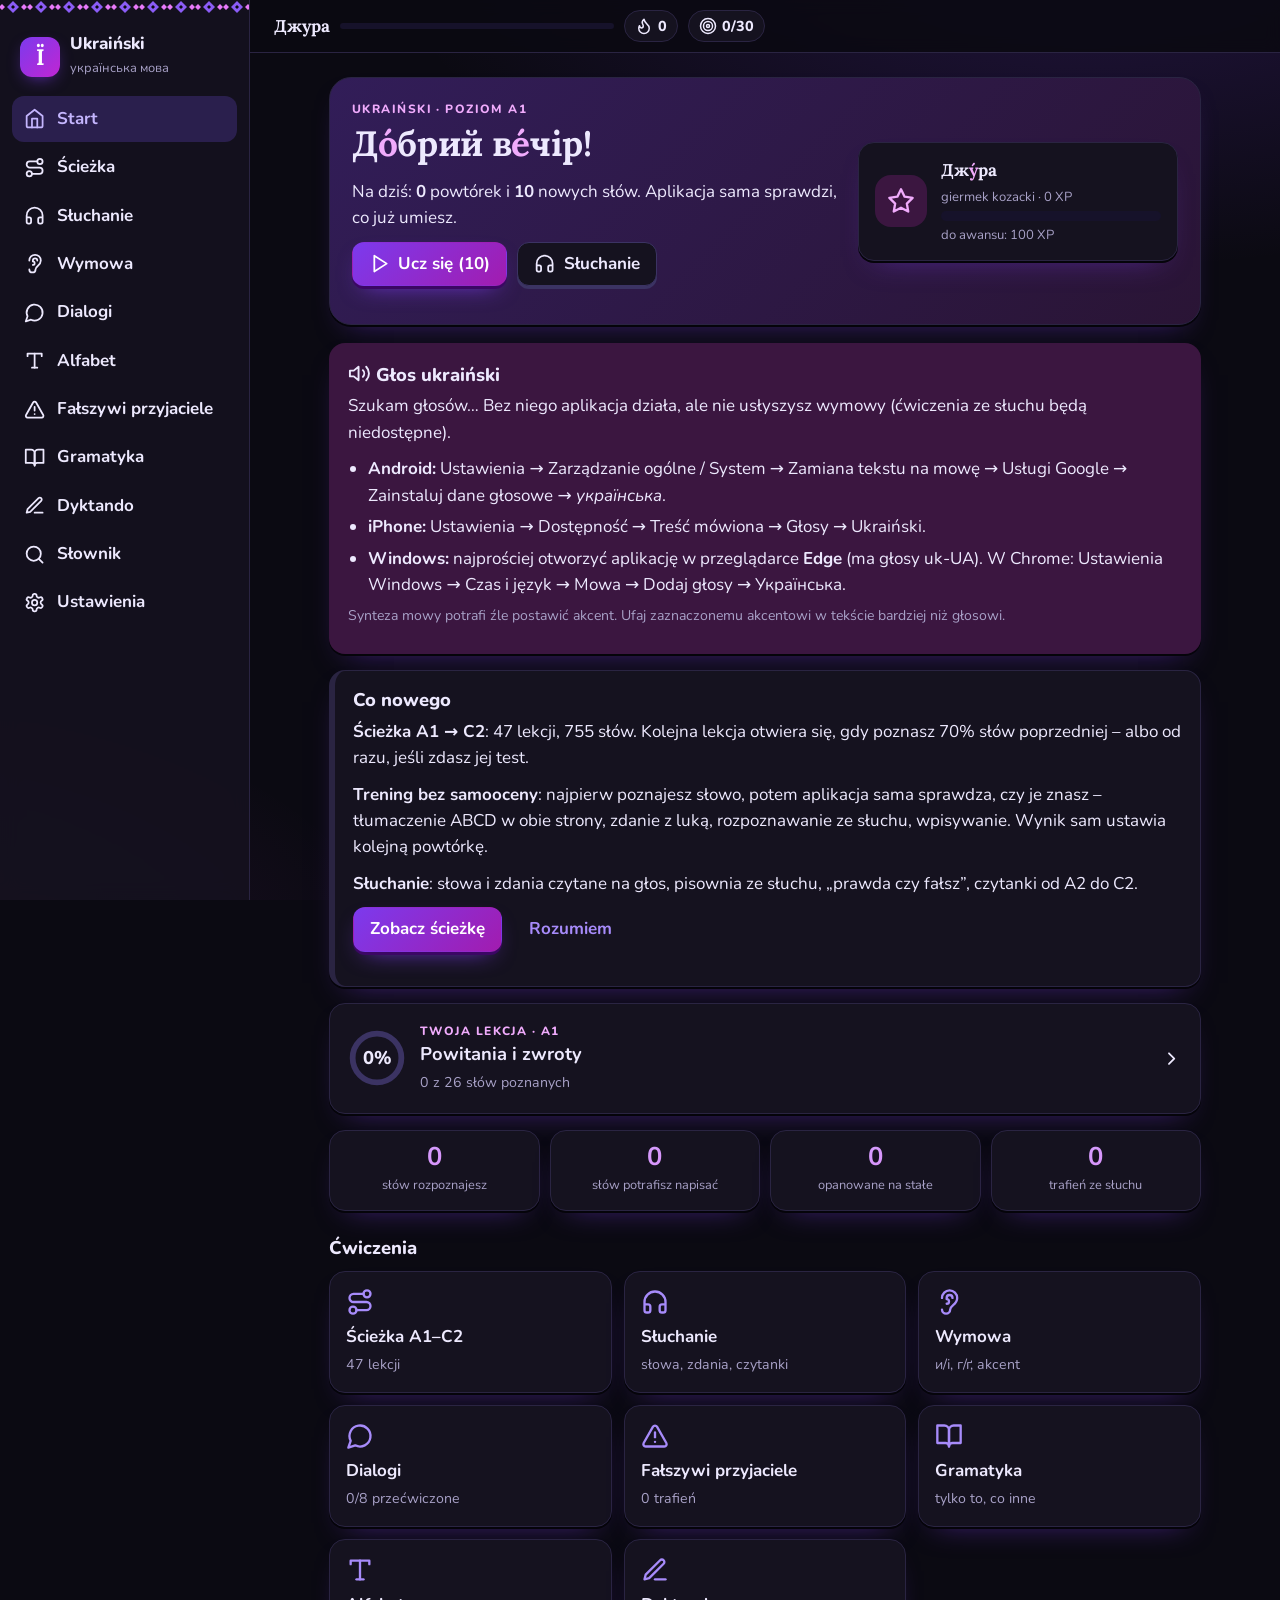
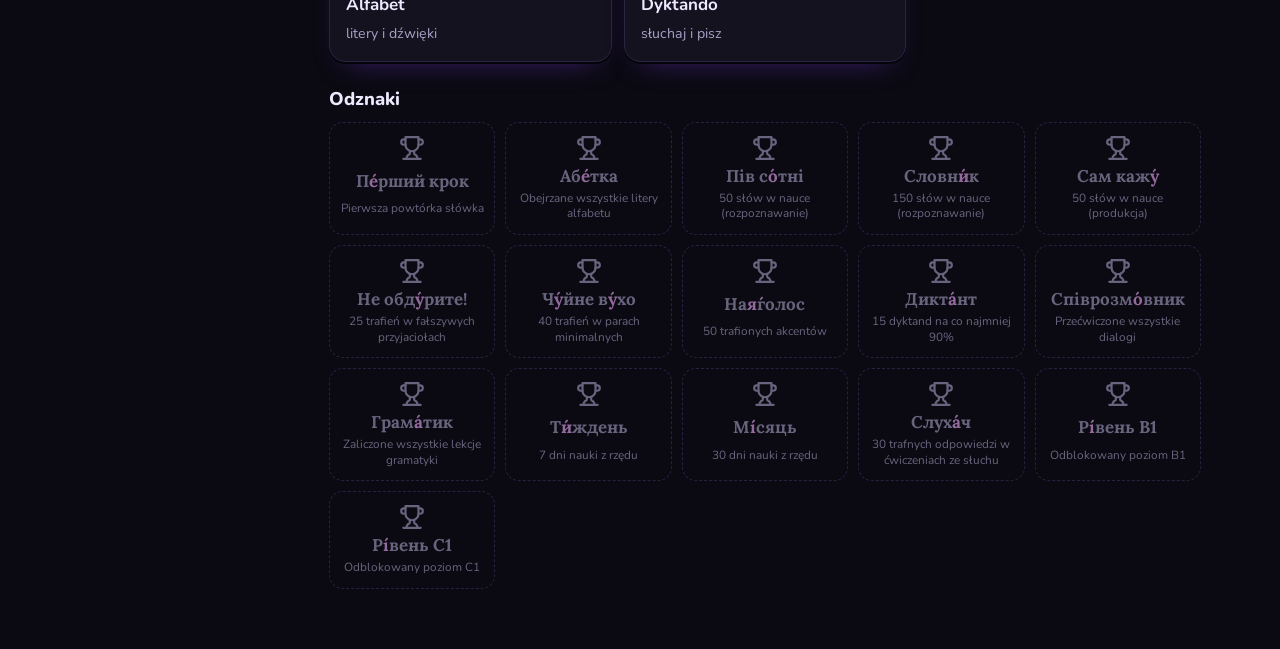
<file: docs/index.html>
<!doctype html>
<html lang="pl">
<head>
<meta charset="utf-8">
<meta name="viewport" content="width=device-width, initial-scale=1, viewport-fit=cover">
<title>Ukraiński</title>
<meta name="description" content="Nauka języka ukraińskiego dla osób polskojęzycznych: alfabet, słownictwo z akcentem i powtórkami, fałszywi przyjaciele, wymowa, dialogi, gramatyka kontrastowa.">
<meta name="theme-color" content="#0b0a12">
<meta name="apple-mobile-web-app-capable" content="yes">
<meta name="mobile-web-app-capable" content="yes">
<meta name="apple-mobile-web-app-status-bar-style" content="default">
<meta name="apple-mobile-web-app-title" content="Ukraiński">
<link rel="manifest" href="manifest.webmanifest">
<link rel="apple-touch-icon" href="apple-touch-icon.png">
<link rel="preconnect" href="https://fonts.googleapis.com">
<link rel="preconnect" href="https://fonts.gstatic.com" crossorigin>
<link rel="stylesheet" href="https://fonts.googleapis.com/css2?family=Lora:ital,wght@0,400;0,500;0,700;1,400&family=Nunito:wght@400;600;700;800&display=swap">
<link rel="icon" href="data:image/svg+xml,%3Csvg xmlns='http://www.w3.org/2000/svg' viewBox='0 0 32 32'%3E%3Crect width='32' height='32' rx='8' fill='%231f4fa3'/%3E%3Crect y='24' width='32' height='8' fill='%23f2b705'/%3E%3Ctext x='16' y='22' font-family='Georgia' font-size='20' font-weight='700' fill='white' text-anchor='middle'%3E%D0%87%3C/text%3E%3C/svg%3E">
<style>
/* ============================================================
   UKRAIŃSKI DLA POLAKA – system wizualny
   Paleta: kobalt i pszeniczne złoto, akcent czerwieni haftu (вишива́нка).
   Czcionki: Nunito (interfejs) + Lora (ukraińskie słowa) – obie z cyrylicą.
   ============================================================ */
/* Motyw czarno-fioletowy (domyślny) – tokeny w stylu shadcn: tła zinc/violet, akcent fioletowy, kontrast tekstu ≥ 4.5:1 */
:root, :root[data-theme="dark"] {
  --bg: #0b0a12; --bg2: #16122a; --surface: #15121f; --surface2: #1d1930; --ink: #ede9fe; --muted: #a8a1c7; --line: #2a2442; --line2: #3b3363;
  --primary: #a78bfa; --primary-d: #c4b5fd; --primary-soft: #2a1f4d; --on-primary: #120b24; --fill: #7c3aed;
  --gold: #f0abfc; --gold-l: #e879f9; --gold-soft: #3b1640;
  --red: #f472b6; --red-soft: #3d1430;
  --ok: #4ade80; --ok-soft: #10291c; --bad: #fb7185; --bad-soft: #3a1420; --mid: #fbbf24; --mid-soft: #3a2c0d;
  --st: #f0abfc;
  --glow: radial-gradient(1200px 600px at 85% -10%, rgba(124, 58, 237, .22), transparent 60%), radial-gradient(900px 500px at -10% 110%, rgba(217, 70, 239, .12), transparent 60%);
  --sans: 'Nunito', 'Segoe UI', system-ui, -apple-system, Roboto, sans-serif;
  --serif: 'Lora', Georgia, 'Times New Roman', serif;
  --clay: 0 2px 0 #05040a, 0 14px 30px -18px rgba(124, 58, 237, .55);
  --r: 16px;
  color-scheme: dark;
}
:root[data-theme="light"] {
  --bg: #f6f4fb; --bg2: #ebe7f6; --surface: #ffffff; --surface2: #f8f6fd; --ink: #1c1530; --muted: #5f5878; --line: #e4dff2; --line2: #d3cbe9;
  --primary: #6d28d9; --primary-d: #5b21b6; --primary-soft: #ede9fe; --on-primary: #ffffff; --fill: #6d28d9;
  --gold: #a21caf; --gold-l: #d946ef; --gold-soft: #fae8ff;
  --red: #be185d; --red-soft: #fce7f3;
  --ok: #15803d; --ok-soft: #dcfce7; --bad: #be123c; --bad-soft: #ffe4e6; --mid: #a16207; --mid-soft: #fef3c7;
  --st: #a21caf;
  --glow: radial-gradient(1200px 600px at 85% -10%, rgba(124, 58, 237, .10), transparent 60%);
  --clay: 0 2px 0 var(--line2), 0 12px 26px -18px rgba(76, 29, 149, .35);
  color-scheme: light;
}
* { box-sizing: border-box; }
html { -webkit-text-size-adjust: 100%; }
html, body { margin: 0; }
body { background: var(--bg); color: var(--ink); font: 17px/1.55 var(--sans); -webkit-font-smoothing: antialiased; overflow-x: hidden; }
a { color: var(--primary); text-underline-offset: 2px; }
button, input, select { font: inherit; color: inherit; }
h1, h2, h3 { line-height: 1.2; margin: 0 0 .4em; }
h1 { font-size: 1.7rem; font-weight: 800; letter-spacing: -.01em; }
h2 { font-size: 1.15rem; font-weight: 800; }
p { margin: 0 0 .6em; }
.ic { width: 1.25em; height: 1.25em; fill: none; stroke: currentColor; stroke-width: 2; stroke-linecap: round; stroke-linejoin: round; flex: none; vertical-align: -.22em; }
[lang="uk"], .ua { font-family: var(--serif); }
.st { color: var(--st); font-weight: 700; }
.muted { color: var(--muted); }
.small { font-size: .88rem; }
.center { text-align: center; justify-content: center; }
kbd { font: 600 .7rem var(--sans); border: 1px solid var(--line2); border-radius: 5px; padding: 0 .35em; color: var(--muted); margin-left: .4em; }
@media (hover: none) { kbd { display: none; } }

/* ---------- Szkielet ---------- */
.app { display: flex; min-height: 100vh; }
.side { width: 250px; flex: none; position: sticky; top: 0; height: 100vh; overflow-y: auto; background: var(--surface); border-right: 1px solid var(--line); padding: 0 12px 20px; }
.side::before { content: ''; display: block; height: 14px; margin: 0 -12px 14px; background: var(--emb) repeat-x center / auto 14px; }
.brand { display: flex; gap: 10px; align-items: center; padding: 6px 8px 16px; text-decoration: none; color: var(--ink); }
.brand .ini { width: 40px; height: 40px; border-radius: 12px; background: var(--primary); color: #fff; display: grid; place-items: center; font: 700 1.4rem var(--serif); box-shadow: inset 0 -5px 0 var(--gold-l); }
.brand b { display: block; font-weight: 800; line-height: 1.15; }
.brand small { color: var(--muted); font-size: .8rem; }
.nav a { display: flex; gap: 12px; align-items: center; padding: 10px 12px; border-radius: 12px; text-decoration: none; color: var(--ink); font-weight: 700; margin-bottom: 2px; }
.nav a:hover { background: var(--surface2); }
.nav a.on { background: var(--primary-soft); color: var(--primary-d); }
.col { flex: 1; min-width: 0; }
.status { position: sticky; top: 0; z-index: 20; display: flex; gap: 10px; align-items: center; padding: 10px 24px; background: color-mix(in srgb, var(--bg) 88%, transparent); backdrop-filter: blur(8px); border-bottom: 1px solid var(--line); }
.status .lv { display: flex; align-items: center; gap: 10px; text-decoration: none; color: var(--ink); flex: 1; max-width: 340px; min-width: 0; }
.status .lvn { font-weight: 700; white-space: nowrap; }
.status .bar { flex: 1; }
.pill { display: inline-flex; gap: 5px; align-items: center; padding: 4px 10px; border-radius: 99px; background: var(--surface); border: 1px solid var(--line); font-weight: 800; font-size: .9rem; white-space: nowrap; }
.pill.hot { color: var(--red); }
.pill.goal.done { background: var(--ok-soft); color: var(--ok); border-color: transparent; }
.main { max-width: 920px; margin: 0 auto; padding: 24px 24px 60px; }
.bottomnav { display: none; }
@media (max-width: 860px) {
  .side { display: none; }
  .status { padding: 8px 16px; }
  .main { padding: 16px 16px calc(96px + env(safe-area-inset-bottom)); }
  .bottomnav { display: flex; position: fixed; left: 0; right: 0; bottom: 0; z-index: 30; background: var(--surface); border-top: 1px solid var(--line); padding: 6px 4px calc(6px + env(safe-area-inset-bottom)); }
  .bottomnav a { flex: 1; display: flex; flex-direction: column; align-items: center; gap: 2px; padding: 6px 2px; text-decoration: none; color: var(--muted); font-size: .72rem; font-weight: 700; border-radius: 12px; min-height: 48px; }
  .bottomnav a .ic { width: 24px; height: 24px; }
  .bottomnav a.on { color: var(--primary); background: var(--primary-soft); }
  h1 { font-size: 1.45rem; }
}

/* ---------- Elementy ---------- */
.card { background: var(--surface); border: 1px solid var(--line); border-radius: var(--r); box-shadow: var(--clay); padding: 18px; margin-bottom: 16px; }
.card.note { background: var(--surface2); }
.card.warn { background: var(--gold-soft); border-color: transparent; }
.card.warn ul { padding-left: 1.2em; margin: .4em 0; }
.card.warn li { margin-bottom: .3em; }
.btn { display: inline-flex; align-items: center; justify-content: center; gap: 8px; min-height: 44px; padding: 8px 16px; border-radius: 12px; border: 1px solid var(--line2); background: var(--surface); color: var(--ink); font-weight: 700; text-decoration: none; cursor: pointer; box-shadow: 0 3px 0 var(--line2); transition: transform .08s, box-shadow .08s, background .15s; }
.btn:hover { background: var(--surface2); }
.btn:active { transform: translateY(2px); box-shadow: 0 1px 0 var(--line2); }
.btn:disabled { opacity: .55; cursor: default; }
.btn.primary { background: var(--primary); border-color: var(--primary-d); color: #fff; box-shadow: 0 3px 0 var(--primary-d); }
.btn.primary:hover { filter: brightness(1.07); }
:root[data-theme="dark"] .btn.primary { color: #0d1526; }
@media (prefers-color-scheme: dark) { :root:not([data-theme="light"]) .btn.primary { color: #0d1526; } }
.btn.ghost { background: transparent; box-shadow: none; border-color: transparent; color: var(--primary); }
.btn.danger { color: var(--bad); }
.btn.block { display: flex; width: 100%; }
.row { display: flex; flex-wrap: wrap; gap: 10px; align-items: center; margin: 10px 0 16px; }
.bar { height: 10px; border-radius: 99px; background: var(--bg2); overflow: hidden; }
.bar i { display: block; height: 100%; background: var(--primary); border-radius: 99px; transition: width .4s; }
.bar.gold i { background: var(--gold-l); }
.bar.thin { height: 6px; }
.tag { display: inline-flex; align-items: center; gap: 4px; font-size: .75rem; font-weight: 800; padding: 2px 9px; border-radius: 99px; background: var(--surface2); color: var(--muted); white-space: nowrap; }
.tag .ic { width: 1em; height: 1em; }
.sim-t { background: var(--ok-soft); color: var(--ok); }
.sim-p { background: var(--primary-soft); color: var(--primary-d); }
.sim-f { background: var(--red-soft); color: var(--red); }
.sim-o { background: var(--gold-soft); color: var(--gold); }
.say { display: inline-grid; place-items: center; width: 40px; height: 40px; border-radius: 50%; border: 1px solid var(--line2); background: var(--primary-soft); color: var(--primary-d); cursor: pointer; vertical-align: middle; flex: none; position: relative; }
.say.slow { width: auto; padding: 0 10px; border-radius: 99px; gap: 4px; display: inline-flex; align-items: center; }
.say.slow small { font-weight: 800; font-size: .72rem; }
.say.speaking, .say-chip.speaking { animation: pulse 1s infinite; }
@keyframes pulse { 50% { box-shadow: 0 0 0 6px color-mix(in srgb, var(--primary) 25%, transparent); } }
.chip { display: inline-flex; align-items: center; gap: 6px; padding: 6px 12px; border-radius: 99px; border: 1px solid var(--line2); background: var(--surface); text-decoration: none; color: var(--ink); font-weight: 700; font-size: .9rem; cursor: pointer; min-height: 40px; }
.chip.on { background: var(--primary); color: #fff; border-color: var(--primary-d); }
.chips { display: flex; gap: 8px; flex-wrap: wrap; margin-bottom: 16px; }
.tr { display: block; font: italic .9rem var(--sans); color: var(--muted); }
.sec { margin: 26px 0 12px; }
.phead { margin-bottom: 18px; }
.phead .lead { color: var(--muted); max-width: 64ch; }
.backl { display: inline-flex; align-items: center; gap: 4px; text-decoration: none; font-weight: 700; margin-bottom: 8px; min-height: 40px; }

/* ---------- Start ---------- */
.hero { display: grid; grid-template-columns: 1fr 320px; gap: 18px; align-items: center; margin-bottom: 18px; }
.kicker { text-transform: uppercase; letter-spacing: .12em; font-size: .75rem; font-weight: 800; color: var(--red); margin-bottom: .3em; }
.hero h1 { font-family: var(--serif); font-size: 2.2rem; }
.lvcard { display: flex; gap: 14px; align-items: center; background: var(--surface); border: 1px solid var(--line); border-radius: var(--r); box-shadow: var(--clay); padding: 14px 16px; }
.lvcard > div { flex: 1; display: grid; gap: 4px; }
.lvcard small { color: var(--muted); font-size: .82rem; }
.lvbadge { width: 52px; height: 52px; border-radius: 16px; background: var(--gold-soft); color: var(--gold); display: grid; place-items: center; flex: none; }
.lvbadge .ic { width: 28px; height: 28px; }
.intro { border-left: 6px solid var(--gold-l); }
.duo { display: grid; grid-template-columns: 1fr 1fr; gap: 16px; }
.dir { display: grid; gap: 10px; margin: 0; }
.dirh { display: flex; justify-content: space-between; align-items: baseline; }
.dirh h2 { margin: 0; }
.arrow { font-size: .8rem; font-weight: 800; color: var(--muted); background: var(--surface2); border-radius: 99px; padding: 2px 10px; }
.nums { display: grid; grid-template-columns: repeat(3, 1fr); gap: 8px; text-align: center; }
.nums b { display: block; font-size: 1.6rem; line-height: 1.1; }
.nums small { color: var(--muted); font-size: .78rem; }
.tiles { display: grid; grid-template-columns: repeat(3, 1fr); gap: 12px; }
.tile { display: grid; gap: 4px; padding: 16px; background: var(--surface); border: 1px solid var(--line); border-radius: var(--r); box-shadow: var(--clay); text-decoration: none; color: var(--ink); transition: transform .12s; }
.tile:hover { transform: translateY(-2px); }
.tile .ic { width: 28px; height: 28px; color: var(--primary); margin-bottom: 4px; }
.tile small { color: var(--muted); }
.badges { display: grid; grid-template-columns: repeat(auto-fill, minmax(150px, 1fr)); gap: 10px; }
.bdg { display: grid; gap: 2px; justify-items: center; text-align: center; padding: 12px 8px; border-radius: 14px; border: 1px dashed var(--line2); color: var(--muted); opacity: .6; }
.bdg .ic { width: 26px; height: 26px; }
.bdg small { font-size: .74rem; line-height: 1.3; }
.bdg.got { opacity: 1; border: 1px solid transparent; background: var(--gold-soft); color: var(--ink); }
.bdg.got .ic { color: var(--gold); }
@media (max-width: 860px) {
  .hero { grid-template-columns: 1fr; }
  .hero h1 { font-size: 1.8rem; }
  .duo { grid-template-columns: 1fr; }
  .tiles { grid-template-columns: 1fr 1fr; }
}

/* ---------- Słówka ---------- */
.topics { display: grid; grid-template-columns: repeat(auto-fill, minmax(220px, 1fr)); gap: 12px; }
.topic { display: grid; gap: 6px; text-decoration: none; color: var(--ink); margin: 0; }
.topic small { color: var(--muted); }
.tb { display: grid; grid-template-columns: 44px 1fr; align-items: center; gap: 8px; font-size: .75rem; color: var(--muted); }
.sessbar { display: flex; align-items: center; gap: 12px; margin-bottom: 14px; font-weight: 800; color: var(--muted); font-size: .9rem; }
.sessbar .bar { flex: 1; }
.fc { text-align: center; position: relative; padding: 26px 18px; }
.fc .meta { color: var(--muted); font-size: .85rem; font-weight: 700; margin-bottom: 8px; }
.newtag { position: absolute; top: 12px; right: 12px; font-size: .72rem; font-weight: 800; background: var(--gold-soft); color: var(--gold); padding: 2px 10px; border-radius: 99px; }
.big { font-size: 2.3rem; line-height: 1.25; margin: 6px 0; }
.big .ua { font-size: inherit; }
.big .tr { font-size: 1rem; margin-top: 4px; }
.big.pl { font-family: var(--sans); font-weight: 800; font-size: 1.7rem; }
.bigish { font-size: 1.45rem; }
.sayrow { display: flex; justify-content: center; gap: 8px; margin: 8px 0; }
.back { margin-top: 14px; padding-top: 14px; border-top: 1px dashed var(--line2); display: grid; gap: 8px; justify-items: center; }
.back .pl { font-size: 1.35rem; font-weight: 800; }
.forms { color: var(--muted); font-size: 1rem; }
.tags { display: flex; gap: 6px; flex-wrap: wrap; justify-content: center; }
.ex { background: var(--surface2); border-radius: 12px; padding: 10px 14px; width: 100%; }
.ex p { margin: 0 0 4px; }
.ex p[lang] { font-size: 1.12rem; }
.actions { margin-top: 4px; }
.actions.sticky { position: sticky; bottom: calc(80px + env(safe-area-inset-bottom)); z-index: 5; }
@media (min-width: 861px) { .actions.sticky { bottom: 16px; } }
.grades { display: grid; grid-template-columns: repeat(auto-fit, minmax(110px, 1fr)); gap: 8px; }
.grades .btn { flex-direction: column; gap: 0; min-height: 60px; }
.grades .btn small { font-weight: 600; color: var(--muted); font-size: .76rem; }
.grades .btn kbd { position: absolute; display: none; }
.grades .g1 { border-color: var(--bad); color: var(--bad); }
.grades .g3 { color: var(--mid); }
.grades .g4 { border-color: var(--primary); color: var(--primary-d); }
.grades .g5 { color: var(--ok); }
.ansrow { display: flex; gap: 8px; margin: 16px 0 10px; }
.answer { flex: 1; min-width: 0; min-height: 52px; padding: 10px 14px; border-radius: 12px; border: 2px solid var(--line2); background: var(--surface2); font: 1.35rem var(--serif); }
.answer:focus { outline: none; border-color: var(--primary); }
.verdict { padding: 8px 12px; border-radius: 12px; margin: 6px 0 8px; display: inline-block; }
.verdict.ok { background: var(--ok-soft); } .verdict.bad { background: var(--bad-soft); } .verdict.typo, .verdict.half { background: var(--mid-soft); }
.okc { color: var(--ok); } .badc { color: var(--bad); } .mid { color: var(--mid); }

/* klawiatura ekranowa */
.kb { display: grid; gap: 6px; margin: 6px auto 0; max-width: 620px; user-select: none; -webkit-user-select: none; }
.kb-row { display: flex; gap: 4px; justify-content: center; }
.key { flex: 1; max-width: 50px; min-height: 46px; padding: 0; border-radius: 9px; border: 1px solid var(--line2); background: var(--surface); box-shadow: 0 2px 0 var(--line2); font: 1.15rem var(--serif); cursor: pointer; touch-action: manipulation; }
.key:active { transform: translateY(2px); box-shadow: none; background: var(--primary-soft); }
.key.wide { max-width: 90px; flex: 1.6; font-family: var(--sans); font-weight: 800; font-size: 1rem; }
.key.space { max-width: 300px; flex: 5; font-family: var(--sans); font-size: .85rem; color: var(--muted); }
.key.ent { background: var(--primary); color: #fff; border-color: var(--primary-d); }
@media (max-width: 420px) { .kb-row { gap: 3px; } .key { min-height: 44px; font-size: 1.05rem; border-radius: 7px; } }

/* test wejściowy */
.tgrid { display: grid; grid-template-columns: repeat(auto-fill, minmax(150px, 1fr)); gap: 8px; margin-bottom: 16px; }
.tw { display: grid; gap: 2px; padding: 12px; border-radius: 12px; border: 1px solid var(--line2); background: var(--surface); cursor: pointer; text-align: left; min-height: 56px; }
.tw .ua { font-size: 1.2rem; }
.tw small { display: none; color: var(--ok); font-weight: 700; }
.tw.on { background: var(--ok-soft); border-color: var(--ok); }
.tw.on small { display: block; }

/* słownik */
.filters { display: grid; grid-template-columns: 2fr 1fr 1fr; gap: 8px; margin-bottom: 14px; }
.filters input, .filters select, .form input, .form select { min-height: 44px; padding: 8px 12px; border-radius: 12px; border: 1px solid var(--line2); background: var(--surface); }
@media (max-width: 640px) { .filters { grid-template-columns: 1fr 1fr; } .filters input { grid-column: 1 / -1; } }
.wlist { display: grid; gap: 8px; }
.wrow { display: flex; gap: 12px; align-items: flex-start; background: var(--surface); border: 1px solid var(--line); border-radius: 14px; padding: 10px 12px; }
.wmain { flex: 1; min-width: 0; }
.wmain .ua { font-size: 1.2rem; }
.wmain .pl { font-weight: 700; }
.wmain .forms { font-size: .9rem; }
.wside { display: grid; justify-items: end; gap: 6px; }
.dots { display: flex; gap: 4px; }
.dots i { width: 10px; height: 10px; border-radius: 50%; background: var(--bg2); border: 1px solid var(--line2); }
.dots i.l { background: var(--gold-l); } .dots i.k { background: var(--ok); }
@media (max-width: 520px) { .wside .tag { display: none; } }

/* fałszywi przyjaciele */
.ff { display: grid; grid-template-columns: repeat(auto-fill, minmax(260px, 1fr)); gap: 12px; }
.ffc { margin: 0; }
.ffh { display: flex; gap: 10px; align-items: center; margin-bottom: 6px; }
.ffh .tr { display: inline; margin-left: 6px; }
.eq { color: var(--ok); margin: 0; }
.neq { color: var(--red); }
.opts { display: grid; gap: 10px; margin: 10px 0; }
.opts.two { grid-template-columns: 1fr 1fr; }
.opt { min-height: 54px; flex-direction: column; gap: 0; }
.opt small { color: var(--muted); font-weight: 600; }
.opt.right { background: var(--ok-soft); border-color: var(--ok); color: var(--ok); opacity: 1; }
.opt.wrong { background: var(--bad-soft); border-color: var(--bad); color: var(--bad); opacity: 1; }

/* wymowa */
.rules { display: grid; gap: 12px; }
.rule { margin: 0; }
.exs { display: flex; gap: 8px; flex-wrap: wrap; }
.say-chip .ua, .say-chip span { font-size: 1.1rem; }
.big-say { min-height: 56px; font-size: 1.1rem; }
.letters { display: flex; justify-content: center; gap: 2px; flex-wrap: wrap; margin-top: 10px; }
.lt { font: 2.3rem/1.3 var(--serif); padding: 2px 3px; }
.lt.v { min-width: 48px; min-height: 60px; border-radius: 12px; border: 2px dashed var(--line2); background: var(--surface2); cursor: pointer; }
.lt.v:hover { border-color: var(--primary); }
.lt.v.right { background: var(--ok-soft); border: 2px solid var(--ok); color: var(--ok); }
.lt.v.wrong { background: var(--bad-soft); border: 2px solid var(--bad); color: var(--bad); }
.gap { color: var(--primary); border-bottom: 3px solid var(--primary); padding: 0 .1em; }

/* dialogi */
.dlist { display: grid; gap: 10px; }
.dl { display: flex; gap: 14px; align-items: center; text-decoration: none; color: var(--ink); margin: 0; }
.dl > .ic { width: 26px; height: 26px; color: var(--primary); }
.dl > div { flex: 1; display: grid; }
.dl small { color: var(--muted); }
.num { width: 34px; height: 34px; border-radius: 10px; background: var(--primary-soft); color: var(--primary-d); display: grid; place-items: center; font-weight: 800; flex: none; }
.dctl { display: flex; flex-wrap: wrap; gap: 8px; align-items: center; margin-bottom: 10px; }
.chatlog { display: grid; gap: 10px; margin: 16px 0; }
.bub { max-width: 82%; padding: 10px 14px 8px; border-radius: 18px; background: var(--surface); border: 1px solid var(--line); box-shadow: var(--clay); transition: box-shadow .2s, transform .2s; }
.bub.r0 { justify-self: start; border-bottom-left-radius: 6px; }
.bub.r1 { justify-self: end; border-bottom-right-radius: 6px; background: var(--primary-soft); }
.bub.now { box-shadow: 0 0 0 3px var(--gold-l); transform: scale(1.01); }
.who { font-size: .78rem; font-weight: 800; color: var(--red); }
.utt { font-size: 1.2rem; line-height: 1.4; }
.plt { color: var(--muted); font-size: .92rem; margin-top: 2px; }
.reveal { border: 1px dashed var(--line2); background: transparent; border-radius: 10px; padding: 4px 12px; color: var(--muted); cursor: pointer; font: 700 .9rem var(--sans); }
.tools { display: flex; gap: 4px; flex-wrap: wrap; margin-top: 6px; }
.tb1 { display: inline-flex; gap: 4px; align-items: center; border: 1px solid var(--line2); background: var(--surface); border-radius: 99px; min-height: 36px; padding: 0 10px; cursor: pointer; color: var(--primary-d); }
.tb1 small { font-weight: 800; font-size: .72rem; }
.tb1.rec { background: var(--red); color: #fff; border-color: var(--red); animation: pulse 1s infinite; }
.srres { font-size: .88rem; margin-top: 4px; }
.yourturn { border: 2px solid var(--gold-l); }
@media (max-width: 520px) { .bub { max-width: 94%; } }

/* dyktando */
.dict { font-size: 1.3rem; line-height: 1.6; }
.okw { color: var(--ok); }
.badw { color: var(--bad); text-decoration: underline wavy; text-underline-offset: 4px; }

/* gramatyka */
.lesson p { max-width: 70ch; }
.tbl { border-collapse: collapse; margin: 8px 0 14px; width: 100%; }
.tbl td { border-bottom: 1px solid var(--line); padding: 8px 10px; vertical-align: top; }
.tbl td[lang] { font-size: 1.12rem; }
.tbl b { color: var(--red); }
.qz { margin-bottom: 12px; }
.qz .opts { grid-template-columns: 1fr; }
.qz .opt { align-items: flex-start; text-align: left; font-family: var(--serif); font-size: 1.1rem; font-weight: 500; }
.empty { text-align: center; padding: 30px 18px; }
.empty .row { justify-content: center; }

/* alfabet */
.abc { display: grid; grid-template-columns: repeat(auto-fill, minmax(78px, 1fr)); gap: 8px; }
.lt-tile { position: relative; display: grid; gap: 0; justify-items: center; padding: 10px 4px; border-radius: 14px; border: 1px solid var(--line2); background: var(--surface); box-shadow: 0 3px 0 var(--line2); cursor: pointer; min-height: 72px; }
.lt-tile b { font: 1.5rem var(--serif); }
.lt-tile small { color: var(--muted); font-size: .78rem; }
.lt-tile.seen { background: var(--surface2); }
.lt-tile.on { border-color: var(--primary); background: var(--primary-soft); }
.lt-tile .dot { position: absolute; top: 7px; right: 8px; width: 8px; height: 8px; border-radius: 50%; background: var(--red); }
.letter { display: flex; gap: 20px; align-items: center; }
.lbig { font: 4rem/1 var(--serif); color: var(--primary); min-width: 110px; text-align: center; }
.ipa { color: var(--muted); }
.exw { display: flex; gap: 10px; align-items: center; flex-wrap: wrap; }
.exw .tr { display: inline; }
@media (max-width: 520px) { .letter { flex-direction: column; text-align: center; } .exw { justify-content: center; } }

/* ustawienia */
.form { display: grid; gap: 12px; }
.form label { display: flex; justify-content: space-between; gap: 12px; align-items: center; flex-wrap: wrap; font-weight: 700; }
.form input[type=number] { width: 100px; }
.sw { display: flex; gap: 10px; align-items: center; font-weight: 700; cursor: pointer; min-height: 40px; }
.form .sw { justify-content: flex-start; }
.sw input { width: 20px; height: 20px; accent-color: var(--primary); }

/* toasty, konfetti */
#toasts { position: fixed; top: 64px; right: 16px; z-index: 100; display: grid; gap: 8px; pointer-events: none; }
.toast { background: var(--surface); border: 1px solid var(--line); border-left: 6px solid var(--primary); border-radius: 12px; padding: 10px 14px; box-shadow: var(--clay); display: grid; min-width: 220px; animation: tin .3s; }
.toast span { color: var(--muted); font-size: .88rem; }
.toast.badge, .toast.level { border-left-color: var(--gold-l); }
.toast.goal { border-left-color: var(--ok); }
.toast.out { opacity: 0; transform: translateX(20px); transition: .4s; }
@keyframes tin { from { opacity: 0; transform: translateY(-10px); } }
.confetti { position: fixed; inset: 0; pointer-events: none; z-index: 99; }
@media (max-width: 860px) { #toasts { left: 16px; right: 16px; top: 56px; } }
@media (prefers-reduced-motion: reduce) { *, *::before, *::after { animation: none !important; transition: none !important; } }
:focus-visible { outline: 3px solid var(--gold-l); outline-offset: 2px; }

/* pas haftu (вишивка) */
:root { --emb: url("data:image/svg+xml,%3Csvg xmlns='http://www.w3.org/2000/svg' width='28' height='14' viewBox='0 0 28 14'%3E%3Cpath d='M14 1l6 6-6 6-6-6z' fill='%238b5cf6'/%3E%3Cpath d='M14 5l2 2-2 2-2-2z' fill='%230b0a12'/%3E%3Cpath d='M0 7l3-3 3 3-3 3zM22 7l3-3 3 3-3 3z' fill='%23e879f9'/%3E%3C/svg%3E"); }

/* ============================================================
   Czarno-fioletowy: nadpisania i nowe elementy (ścieżka, trening, słuchanie)
   ============================================================ */
body { background: var(--glow), var(--bg); background-attachment: fixed; }
.side, .bottomnav { background: color-mix(in srgb, var(--surface) 92%, transparent); backdrop-filter: blur(10px); }
.brand .ini { background: linear-gradient(135deg, #7c3aed, #c026d3); box-shadow: 0 6px 18px -8px #7c3aed; color: #fff; }
.btn.primary, :root[data-theme="dark"] .btn.primary { background: linear-gradient(135deg, var(--fill), #a21caf); border-color: transparent; color: #fff; box-shadow: 0 3px 0 #3b0764, 0 10px 24px -12px #7c3aed; }
:root[data-theme="light"] .btn.primary { box-shadow: 0 3px 0 #4c1d95; }
.chip.on { background: var(--fill); color: #fff; border-color: var(--fill); }
.key.ent { background: var(--fill); color: #fff; border-color: var(--fill); }
.bar i { background: linear-gradient(90deg, #7c3aed, #d946ef); }
.hero { background: linear-gradient(135deg, rgba(124, 58, 237, .28), rgba(192, 38, 211, .12)), var(--surface); border: 1px solid var(--line); border-radius: 22px; padding: 22px; box-shadow: var(--clay); }
.hero .kicker { color: var(--gold); }
.hero h1 { color: var(--ink); }
.nav a.on, .bottomnav a.on { background: var(--primary-soft); color: var(--primary-d); }
.card, .tile, .lvcard, .wrow, .tw, .bub, .lt-tile { border-color: var(--line); }
.tile:hover, .unode:hover:not(.lock) { box-shadow: 0 0 0 1px var(--primary), var(--clay); }
.say { background: var(--primary-soft); color: var(--primary-d); border-color: var(--line2); }
a { color: var(--primary-d); }
.st { color: var(--st); }

/* ścieżka */
.lvl { background: var(--surface); border: 1px solid var(--line); border-radius: 20px; padding: 16px; margin-bottom: 16px; box-shadow: var(--clay); }
.lvl.locked { opacity: .72; }
.lvlh { display: flex; gap: 12px; align-items: center; margin-bottom: 10px; }
.lvlh b { display: block; font-size: 1.05rem; }
.lvlh small { color: var(--muted); }
.lvtag { display: inline-grid; place-items: center; min-width: 46px; height: 32px; padding: 0 8px; border-radius: 10px; font: 800 .95rem var(--sans); color: #fff; vertical-align: middle; }
.lv-A1 { background: #4c1d95; } .lv-A2 { background: #5b21b6; } .lv-B1 { background: #6d28d9; } .lv-B2 { background: #7c3aed; } .lv-C1 { background: #9333ea; } .lv-C2 { background: linear-gradient(135deg, #a21caf, #db2777); }
.units { display: grid; grid-template-columns: repeat(auto-fill, minmax(150px, 1fr)); gap: 10px; margin-top: 12px; }
.unode { display: grid; justify-items: center; text-align: center; gap: 4px; padding: 14px 8px; border-radius: 16px; background: var(--surface2); border: 1px solid var(--line); text-decoration: none; color: var(--ink); transition: transform .15s; }
.unode:hover:not(.lock) { transform: translateY(-2px); }
.unode .uname { font-weight: 800; line-height: 1.2; font-size: .95rem; }
.unode small { color: var(--muted); font-size: .78rem; }
.unode.lock { opacity: .55; }
.unode.cur { border-color: var(--primary); box-shadow: 0 0 0 2px rgba(167, 139, 250, .35), 0 0 24px -6px #7c3aed; }
.unode.done .rfg { stroke: var(--ok); }
.unode.text { border-style: dashed; }
.ring { position: relative; width: 58px; height: 58px; display: grid; place-items: center; flex: none; }
.ring svg { position: absolute; inset: 0; width: 100%; height: 100%; transform: rotate(-90deg); }
.ring .rbg { fill: none; stroke: var(--line2); stroke-width: 5; }
.ring .rfg { fill: none; stroke: url(#none); stroke: var(--gold-l); stroke-width: 5; stroke-linecap: round; transition: stroke-dashoffset .6s; }
.ring b { position: relative; font-size: .78rem; font-weight: 800; }
.ring.lockic { border-radius: 50%; background: var(--surface); border: 1px solid var(--line2); color: var(--muted); }
.ring.lockic .ic { width: 24px; height: 24px; }
.nextunit { display: flex; gap: 14px; align-items: center; text-decoration: none; color: var(--ink); }
.nextunit > div { flex: 1; } .nextunit b { display: block; font-size: 1.15rem; } .nextunit small { color: var(--muted); }
.nextunit .kicker { color: var(--gold); margin: 0; }
.unithead { display: flex; gap: 16px; align-items: center; flex-wrap: wrap; }
.unithead .row { margin: 0; flex: 1; }
.kpis { display: grid; grid-template-columns: repeat(4, 1fr); gap: 10px; margin-bottom: 8px; }
.kpi { background: var(--surface); border: 1px solid var(--line); border-radius: var(--r); padding: 12px; text-align: center; box-shadow: var(--clay); }
.kpi b { display: block; font-size: 1.6rem; line-height: 1.1; background: linear-gradient(135deg, var(--primary-d), var(--gold-l)); -webkit-background-clip: text; background-clip: text; color: transparent; }
.kpi small { color: var(--muted); font-size: .8rem; }
@media (max-width: 640px) { .kpis { grid-template-columns: repeat(2, 1fr); } }

/* trening i pytania */
.qtitle { font-weight: 800; color: var(--muted); text-transform: uppercase; letter-spacing: .06em; font-size: .78rem; margin-bottom: 8px; }
.opt { justify-content: flex-start; text-align: left; min-height: 54px; gap: 12px; }
.opt kbd { margin: 0; }
.opt .ua { font-size: 1.2rem; }
.opt.right { background: var(--ok-soft); border-color: var(--ok); color: var(--ink); opacity: 1; }
.opt.wrong { background: var(--bad-soft); border-color: var(--bad); color: var(--ink); opacity: 1; animation: shake .35s; }
.opt.pop { animation: pop .35s cubic-bezier(.2, 1.6, .4, 1); }
@keyframes pop { 40% { transform: scale(1.03); } }
@keyframes shake { 20%, 60% { transform: translateX(-6px); } 40%, 80% { transform: translateX(6px); } }
.cloze { font-size: 1.35rem; line-height: 1.5; margin: 8px 0; }
.cloze .gap { display: inline-block; min-width: 4em; border-bottom: 3px solid var(--gold-l); color: var(--gold); text-align: center; margin: 0 .15em; }
.listenbox { display: flex; gap: 12px; justify-content: center; align-items: center; margin: 10px 0; }
.bigplay { width: 92px; height: 92px; border-radius: 50%; border: 0; cursor: pointer; display: grid; place-items: center; color: #fff; background: radial-gradient(circle at 30% 30%, #a78bfa, #7c3aed 55%, #6b21a8); box-shadow: 0 0 0 8px rgba(124, 58, 237, .18), 0 14px 30px -10px #7c3aed; transition: transform .1s; }
.bigplay:active { transform: scale(.96); }
.bigplay .ic { width: 40px; height: 40px; }
.bigplay.speaking { animation: pulse 1s infinite; }
.trq { font-size: 1.15rem; font-weight: 700; margin-top: 10px; }
.reveal { margin-top: 10px; padding: 14px; border-radius: 14px; background: var(--surface2); border: 1px solid var(--line); display: grid; gap: 6px; justify-items: center; text-align: center; }
.reveal .pl { font-weight: 800; font-size: 1.1rem; }
.big.sm { font-size: 1.7rem; }
.introcard .bigpl { font-size: 1.4rem; font-weight: 800; margin: 6px 0; }
.introcard { border: 1px solid var(--primary); box-shadow: 0 0 0 1px rgba(167, 139, 250, .25), 0 0 40px -12px #7c3aed; }
.verdict { display: block; text-align: center; font-size: 1.05rem; }
.verdict.bad { background: var(--bad-soft); } .verdict.ok { background: var(--ok-soft); }
.sessbar .combo { display: inline-flex; gap: 4px; align-items: center; color: #fb923c; font-weight: 800; animation: pulse 1s infinite; }
.xpfloat { position: fixed; z-index: 120; font-weight: 800; color: var(--gold); pointer-events: none; transform: translate(-50%, 0); animation: floatup 1.1s ease-out forwards; }
@keyframes floatup { to { transform: translate(-50%, -60px); opacity: 0; } }
.readtext { font-size: 1.2rem; line-height: 1.7; }
.qz .opt { min-height: 48px; }
@media (prefers-reduced-motion: reduce) { .bigplay, .sessbar .combo { animation: none; } }
.ring.lockic svg.ic { position: static; transform: none; width: 24px; height: 24px; inset: auto; }
@media (max-width: 520px) { .units { grid-template-columns: repeat(2, minmax(0, 1fr)); } .unode { padding: 12px 6px; } }

</style>
</head>
<body>
<div class="app">
  <aside class="side" aria-label="Menu główne">
    <a class="brand" href="#/start"><span class="ini">Ї</span><span><b>Ukraiński</b><small>українська мова</small></span></a>
    <nav class="nav" id="nav"></nav>
  </aside>
  <div class="col">
    <div class="status" id="status" aria-label="Postęp dnia"></div>
    <main class="main" id="main"></main>
  </div>
</div>
<nav class="bottomnav" id="bnav" aria-label="Nawigacja"></nav>
<div id="toasts" aria-live="polite"></div>
<script>
/* ============================================================
   SŁOWNICTWO A1
   W(ukraiński z akcentem, część mowy, polski, formy, podobieństwo, przykład, przykład PL)
   Akcent: znak U+0301 po samogłosce akcentowanej (рука́).
   Część mowy: ч/ж/с – rodzaj rzeczownika, мн – tylko l. mnoga, д – czasownik
     (para aspektowa: niedokonany / dokonany), п – przymiotnik, пр – przysłówek,
     ф – zwrot, з – słowo funkcyjne/zaimek, ч/ж/с.
   Podobieństwo do polskiego: t – przezroczyste, p – podobne z różnicą,
     f – fałszywy przyjaciel, o – zupełnie obce.
   ============================================================ */
var UA = window.UA || (window.UA = {});
UA.TOPICS = [];
UA.WORDS = [];
(function () {
  var cur;
  function T(id, name) { cur = id; UA.TOPICS.push({ id: id, name: name, level: 'A1' }); }
  function W(ua, pos, pl, forms, sim, ex, exPl) {
    UA.WORDS.push({ ua: ua, pos: pos, pl: pl, forms: forms || '', sim: sim, ex: ex || '', exPl: exPl || '', topic: cur });
  }

  T('zwroty', 'Powitania i zwroty');
  W('приві́т', 'ф', 'cześć (na powitanie)', '', 'o', 'Приві́т! Як спра́ви?', 'Cześć! Co słychać?');
  W('до́брий день', 'ф', 'dzień dobry', '', 'p', 'До́брий день! Чим мо́жу допомогти́?', 'Dzień dobry! W czym mogę pomóc?');
  W('до́брого ра́нку', 'ф', 'dzień dobry (rano)', '', 'p');
  W('до́брий ве́чір', 'ф', 'dobry wieczór', '', 'p');
  W('до поба́чення', 'ф', 'do widzenia', '', 'p');
  W('бува́й', 'ф', 'cześć, pa (na pożegnanie)', 'do kilku osób: бува́йте', 'o');
  W('дя́кую', 'ф', 'dziękuję', '', 'p', 'Ду́же дя́кую за допомо́гу!', 'Bardzo dziękuję za pomoc!');
  W('будь ла́ска', 'ф', 'proszę (prośba; odpowiedź na „dziękuję”)', '', 'o', 'Да́йте, будь ла́ска, ка́ву.', 'Proszę kawę.');
  W('ви́бачте', 'ф', 'przepraszam (do pana/pani, do wielu)', 'do jednej osoby na „ty”: ви́бач', 'p', 'Ви́бачте, де тут апте́ка?', 'Przepraszam, gdzie tu jest apteka?');
  W('пере́прошую', 'ф', 'przepraszam', '', 'p');
  W('так', 'з', 'tak', '', 't');
  W('ні', 'з', 'nie (odpowiedź)', 'przed czasownikiem: не', 'p');
  W('до́бре', 'пр', 'dobrze', '', 'p', 'До́бре, до за́втра!', 'Dobrze, do jutra!');
  W('як спра́ви?', 'ф', 'co słychać? jak się masz?', '', 'o');
  W('мене́ зва́ти…', 'ф', 'mam na imię…, nazywam się…', 'Як тебе́ зва́ти? Як вас зва́ти?', 'o', 'Мене́ зва́ти Окса́на.', 'Mam na imię Oksana.');
  W('ду́же при́ємно', 'ф', 'bardzo mi miło', '', 'p');
  W('не зна́ю', 'ф', 'nie wiem', '', 'p');
  W('я не розумі́ю', 'ф', 'nie rozumiem', '', 'p', 'Ви́бачте, я не розумі́ю. Повторі́ть, будь ла́ска.', 'Przepraszam, nie rozumiem. Proszę powtórzyć.');
  W('скі́льки це ко́штує?', 'ф', 'ile to kosztuje?', '', 'p');
  W('нема́ за що', 'ф', 'nie ma za co', '', 'p');
  W('де', 'з', 'gdzie', '', 'p', 'Де ти живе́ш?', 'Gdzie mieszkasz?');
  W('коли́', 'з', 'kiedy', '', 'p', 'Коли́ ти пове́рнешся?', 'Kiedy wrócisz?');
  W('що', 'з', 'co', '', 'p', 'Що це?', 'Co to jest?');
  W('хто', 'з', 'kto', '', 't', 'Хто це?', 'Kto to jest?');
  W('чому́', 'з', 'dlaczego', '', 'o', 'Чому́ ти не прийшо́в?', 'Dlaczego nie przyszedłeś?');
  W('як', 'з', 'jak', '', 't');

  T('ludzie', 'Ludzie i rodzina');
  W('люди́на', 'ж', 'człowiek', 'D. люди́ни · lm. лю́ди', 'o', 'Він до́бра люди́на.', 'On jest dobrym człowiekiem.');
  W('чолові́к', 'ч', 'mężczyzna; mąż', 'D. чолові́ка · lm. чоловіки́', 'f', 'Мій чолові́к працю́є в шко́лі.', 'Mój mąż pracuje w szkole.');
  W('жі́нка', 'ж', 'kobieta; żona', 'D. жі́нки · lm. жі́нки', 'p', 'Ця жі́нка – на́ша сусі́дка.', 'Ta kobieta to nasza sąsiadka.');
  W('дружи́на', 'ж', 'żona', 'D. дружи́ни · lm. дружи́ни', 'f', 'Це моя́ дружи́на Іри́на.', 'To moja żona Iryna.');
  W('дити́на', 'ж', 'dziecko', 'D. дити́ни · lm. ді́ти', 'p', 'У них дво́є {діте́й}.', 'Mają dwoje dzieci.');
  W('ма́ма', 'ж', 'mama', 'W. ма́мо', 't');
  W('ба́тько', 'ч', 'ojciec', 'D. ба́тька · W. ба́тьку', 'o', 'Мій ба́тько – лі́кар.', 'Mój ojciec jest lekarzem.');
  W('та́то', 'ч', 'tata', 'W. та́ту', 't');
  W('син', 'ч', 'syn', 'D. си́на · lm. сини́', 't');
  W('до́нька', 'ж', 'córka', 'D. до́ньки · lm. до́ньки', 'o', 'На́ша до́нька хо́дить до шко́ли.', 'Nasza córka chodzi do szkoły.');
  W('брат', 'ч', 'brat', 'D. бра́та · lm. брати́', 't');
  W('сестра́', 'ж', 'siostra', 'D. сестри́ · lm. се́стри', 'p');
  W('бабу́ся', 'ж', 'babcia', 'D. бабу́сі', 'p');
  W('діду́сь', 'ч', 'dziadek', 'D. дідуся́', 'p');
  W('друг', 'ч', 'przyjaciel', 'D. дру́га · lm. дру́зі · W. дру́же', 'p', 'Це мій найкра́щий друг.', 'To mój najlepszy przyjaciel.');
  W('подру́га', 'ж', 'przyjaciółka', 'D. подру́ги', 'p');
  W('сусі́д', 'ч', 'sąsiad', 'D. сусі́да · lm. сусі́ди', 'p');
  W('учи́тель', 'ч', 'nauczyciel', 'też вчи́тель · D. учи́теля · lm. учителі́', 'p', 'Я {вчи́тель} істо́рії.', 'Jestem nauczycielem historii.');
  W('у́чень', 'ч', 'uczeń', 'D. у́чня · lm. у́чні', 'p', 'У кла́сі два́дцять {у́чнів}.', 'W klasie jest dwudziestu uczniów.');
  W('студе́нт', 'ч', 'student', 'D. студе́нта', 't');
  W('лі́кар', 'ч', 'lekarz', 'D. лі́каря · lm. лікарі́ · W. лі́карю', 'p');
  W('ім’я́', 'с', 'imię', 'D. і́мені · lm. імена́', 'p', 'Яке́ твоє́ ім’я́?', 'Jak masz na imię?');
  W('прі́звище', 'с', 'nazwisko', 'D. прі́звища', 'f', 'Напиші́ть ва́ше прі́звище, будь ла́ска.', 'Proszę napisać swoje nazwisko.');
  W('роди́на', 'ж', 'rodzina', 'D. роди́ни', 't', 'У ме́не вели́ка роди́на.', 'Mam dużą rodzinę.');
  W('хло́пець', 'ч', 'chłopiec, chłopak', 'D. хло́пця · lm. хло́пці', 't');
  W('ді́вчина', 'ж', 'dziewczyna', 'D. ді́вчини · lm. дівча́та', 'p');
  W('пан', 'ч', 'pan', 'W. па́не', 't');
  W('па́ні', 'ж', 'pani', 'nieodmienne', 't');

  T('cialo', 'Ciało i zdrowie');
  W('голова́', 'ж', 'głowa', 'D. голови́ · lm. го́лови', 'p', 'У ме́не боли́ть голова́.', 'Boli mnie głowa.');
  W('рука́', 'ж', 'ręka', 'D. руки́ · lm. ру́ки', 'p', 'Мий ру́ки пе́ред ї́жею.', 'Myj ręce przed jedzeniem.');
  W('нога́', 'ж', 'noga', 'D. ноги́ · lm. но́ги', 't');
  W('о́ко', 'с', 'oko', 'D. о́ка · lm. о́чі', 't', 'У не́ї зеле́ні {о́чі}.', 'Ona ma zielone oczy.');
  W('ву́хо', 'с', 'ucho', 'D. ву́ха · lm. ву́ха', 'p');
  W('ніс', 'ч', 'nos', 'D. но́са · lm. носи́', 'p');
  W('рот', 'ч', 'usta', 'D. ро́та', 'o');
  W('зуб', 'ч', 'ząb', 'D. зу́ба · lm. зу́би', 'p');
  W('се́рце', 'с', 'serce', 'D. се́рця · lm. серця́', 't');
  W('живі́т', 'ч', 'brzuch', 'D. живота́', 'f', 'У дити́ни боли́ть живі́т.', 'Dziecko boli brzuch.');
  W('спи́на', 'ж', 'plecy', 'D. спи́ни', 'o');
  W('па́лець', 'ч', 'palec', 'D. па́льця · lm. па́льці', 't');
  W('го́рло', 'с', 'gardło', 'D. го́рла', 'p');
  W('хво́рий', 'п', 'chory', 'хво́ра, хво́ре', 'p', 'Сього́дні він хво́рий і не прийде́.', 'Dziś jest chory i nie przyjdzie.');
  W('здоро́вий', 'п', 'zdrowy', 'здоро́ва, здоро́ве', 'p');
  W('боли́ть', 'д', 'boli', 'у ме́не боли́ть…; lm. боля́ть', 'p', 'У ме́не {боля́ть} зу́би.', 'Bolą mnie zęby.');
  W('лі́ки', 'мн', 'lekarstwo, leki', 'D. лі́ків', 'p', 'Прийма́йте ці лі́ки три́чі на день.', 'Proszę brać te leki trzy razy dziennie.');
  W('температу́ра', 'ж', 'gorączka; temperatura', 'D. температу́ри', 'p');
  W('ка́шель', 'ч', 'kaszel', 'D. ка́шлю', 'p');
  W('реце́пт', 'ч', 'recepta; przepis (kulinarny)', 'D. реце́пта (recepta) / реце́пту (przepis)', 'p');
  W('ліка́рня', 'ж', 'szpital', 'D. ліка́рні', 'o', 'Його́ забра́ли до ліка́рні.', 'Zabrano go do szpitala.');
  W('апте́ка', 'ж', 'apteka', 'D. апте́ки', 't');
  W('шви́дка допомо́га', 'ф', 'karetka, pogotowie', '', 'o', 'Ви́кличте {шви́дку допомо́гу}!', 'Proszę wezwać karetkę!');

  T('dom', 'Dom');
  W('дім', 'ч', 'dom', 'D. до́му · lm. доми́ · вдо́ма – w domu', 'p', 'Я вже вдо́ма.', 'Jestem już w domu.');
  W('буди́нок', 'ч', 'budynek, dom', 'D. буди́нку · lm. буди́нки', 'p');
  W('кварти́ра', 'ж', 'mieszkanie', 'D. кварти́ри', 'f', 'На́ша кварти́ра на тре́тьому по́версі.', 'Nasze mieszkanie jest na trzecim piętrze.');
  W('кімна́та', 'ж', 'pokój (pomieszczenie)', 'D. кімна́ти', 'o');
  W('ку́хня', 'ж', 'kuchnia', 'D. ку́хні', 't');
  W('ва́нна', 'ж', 'wanna; łazienka (ва́нна кімна́та)', 'D. ва́нни', 'p');
  W('вікно́', 'с', 'okno', 'D. вікна́ · lm. ві́кна', 'p', 'Відчині́ вікно́, будь ла́ска.', 'Otwórz okno, proszę.');
  W('две́рі', 'мн', 'drzwi', 'D. двере́й', 'p');
  W('стіл', 'ч', 'stół', 'D. стола́ · lm. столи́', 'p');
  W('стіле́ць', 'ч', 'krzesło', 'D. стільця́ · lm. стільці́', 'p');
  W('крі́сло', 'с', 'fotel', 'D. крі́сла', 'f', 'Ба́тько сиди́ть у крі́слі.', 'Ojciec siedzi w fotelu.');
  W('дива́н', 'ч', 'kanapa, sofa', 'D. дива́на', 'f', 'Кіт спить на дива́ні.', 'Kot śpi na kanapie.');
  W('ки́лим', 'ч', 'dywan', 'D. ки́лима', 'p');
  W('лі́жко', 'с', 'łóżko', 'D. лі́жка', 'p');
  W('ша́фа', 'ж', 'szafa', 'D. ша́фи', 't');
  W('ло́жка', 'ж', 'łyżka', 'D. ло́жки', 'p');
  W('ви́делка', 'ж', 'widelec', 'D. ви́делки', 'p');
  W('ніж', 'ч', 'nóż', 'D. ножа́ · lm. ножі́', 'p');
  W('тарі́лка', 'ж', 'talerz', 'D. тарі́лки', 'p');
  W('ча́шка', 'ж', 'filiżanka, kubek', 'D. ча́шки', 'f', 'Ви́пий ча́шку ча́ю.', 'Wypij filiżankę herbaty.');
  W('ключ', 'ч', 'klucz', 'D. ключа́ · lm. ключі́', 't', 'Де мої́ ключі́?', 'Gdzie są moje klucze?');

  T('jedzenie', 'Jedzenie');
  W('хліб', 'ч', 'chleb', 'D. хлі́ба', 'p', 'Ку́пиш хліб?', 'Kupisz chleb?');
  W('вода́', 'ж', 'woda', 'D. води́ · lm. во́ди', 't', 'Мо́жна скля́нку води́?', 'Można szklankę wody?');
  W('молоко́', 'с', 'mleko', 'D. молока́', 'p');
  W('ка́ва', 'ж', 'kawa', 'D. ка́ви', 't', 'Я п’ю ка́ву без цу́кру.', 'Piję kawę bez cukru.');
  W('чай', 'ч', 'herbata', 'D. ча́ю', 'o');
  W('м’я́со', 'с', 'mięso', 'D. м’я́са', 'p');
  W('ри́ба', 'ж', 'ryba', 'D. ри́би', 't');
  W('сир', 'ч', 'ser; twaróg', 'D. си́ру', 'p');
  W('яйце́', 'с', 'jajko', 'D. яйця́ · lm. я́йця', 'p');
  W('ма́сло', 'с', 'masło', 'D. ма́сла', 't');
  W('цу́кор', 'ч', 'cukier', 'D. цу́кру', 'p');
  W('сіль', 'ж', 'sól', 'D. со́лі', 'p');
  W('суп', 'ч', 'zupa', 'D. су́пу', 'p');
  W('борщ', 'ч', 'barszcz (ukraiński)', 'D. борщу́', 'p', 'Бабу́ся ва́рить найсмачні́ший борщ.', 'Babcia gotuje najsmaczniejszy barszcz.');
  W('о́воч', 'ч', 'warzywo', 'D. о́вочу · lm. о́вочі', 'f', 'Я купу́ю о́вочі на ри́нку.', 'Kupuję warzywa na targu.');
  W('фрукт', 'ч', 'owoc', 'D. фру́кта · lm. фру́кти', 'p');
  W('я́блуко', 'с', 'jabłko', 'D. я́блука · lm. я́блука', 'p');
  W('карто́пля', 'ж', 'ziemniaki', 'D. карто́плі (zbiorowe)', 'p');
  W('гарбу́з', 'ч', 'dynia', 'D. гарбуза́', 'f', 'Із гарбуза́ мо́жна звари́ти суп.', 'Z dyni można ugotować zupę.');
  W('каву́н', 'ч', 'arbuz', 'D. кавуна́', 'o', 'Влі́тку ми їмо́ каву́ни.', 'Latem jemy arbuzy.');
  W('сніда́нок', 'ч', 'śniadanie', 'D. сніда́нку', 'p');
  W('обі́д', 'ч', 'obiad', 'D. обі́ду', 't');
  W('вече́ря', 'ж', 'kolacja', 'D. вече́рі', 'p');
  W('смачни́й', 'п', 'smaczny', 'смачна́, смачне́', 'p', 'Суп ду́же смачни́й!', 'Zupa jest bardzo smaczna!');

  T('miasto', 'Miasto i transport');
  W('мі́сто', 'с', 'miasto', 'D. мі́ста · lm. міста́', 'p', 'Львів – ду́же га́рне мі́сто.', 'Lwów to bardzo ładne miasto.');
  W('ву́лиця', 'ж', 'ulica', 'D. ву́лиці', 'p');
  W('магази́н', 'ч', 'sklep', 'D. магази́ну', 'f', 'Магази́н працю́є до дев’я́тої.', 'Sklep jest czynny do dziewiątej.');
  W('крамни́ця', 'ж', 'sklep, sklepik', 'D. крамни́ці', 'o');
  W('шко́ла', 'ж', 'szkoła', 'D. шко́ли', 't');
  W('вокза́л', 'ч', 'dworzec', 'D. вокза́лу', 'o', 'Як дійти́ до вокза́лу?', 'Jak dojść na dworzec?');
  W('зупи́нка', 'ж', 'przystanek', 'D. зупи́нки', 'o');
  W('авто́бус', 'ч', 'autobus', 'D. авто́буса', 't');
  W('по́тяг', 'ч', 'pociąg', 'D. по́тяга', 'p', 'По́тяг відхо́дить о во́сьмій.', 'Pociąg odjeżdża o ósmej.');
  W('маши́на', 'ж', 'samochód; maszyna', 'D. маши́ни', 'p');
  W('квито́к', 'ч', 'bilet', 'D. квитка́ · lm. квитки́', 'o');
  W('по́шта', 'ж', 'poczta', 'D. по́шти', 'p');
  W('це́рква', 'ж', 'cerkiew; kościół', 'D. це́ркви', 'p');
  W('міст', 'ч', 'most', 'D. мо́сту', 'p');
  W('пло́ща', 'ж', 'plac', 'D. пло́щі', 'o');
  W('право́руч', 'пр', 'w prawo, po prawej', '', 'p');
  W('ліво́руч', 'пр', 'w lewo, po lewej', '', 'p');
  W('пря́мо', 'пр', 'prosto', '', 'p', 'Іді́ть пря́мо, а по́тім ліво́руч.', 'Proszę iść prosto, a potem w lewo.');
  W('дале́ко', 'пр', 'daleko', '', 't');
  W('бли́зько', 'пр', 'blisko', '', 't');

  T('czas', 'Czas i kalendarz');
  W('день', 'ч', 'dzień', 'D. дня · lm. дні', 'p');
  W('ніч', 'ж', 'noc', 'D. но́чі', 'p', 'На добра́ніч!', 'Dobranoc!');
  W('ра́нок', 'ч', 'ranek, poranek', 'D. ра́нку · вра́нці – rano', 'p');
  W('ве́чір', 'ч', 'wieczór', 'D. ве́чора · lm. вечори́ · вве́чері – wieczorem', 'p');
  W('ти́ждень', 'ч', 'tydzień', 'D. ти́жня', 'p');
  W('мі́сяць', 'ч', 'miesiąc; księżyc', 'D. мі́сяця', 'p');
  W('рік', 'ч', 'rok', 'D. ро́ку · lm. ро́ки', 'p', 'Мені́ со́рок {ро́ків}.', 'Mam czterdzieści lat.');
  W('годи́на', 'ж', 'godzina', 'D. годи́ни', 't', 'Котра́ годи́на?', 'Która godzina?');
  W('хвили́на', 'ж', 'minuta', 'D. хвили́ни', 'o', 'Зачека́й хвили́нку!', 'Poczekaj chwilkę!');
  W('сього́дні', 'пр', 'dzisiaj', '', 'p');
  W('за́втра', 'пр', 'jutro', '', 'o', 'До за́втра!', 'Do jutra!');
  W('вчо́ра', 'пр', 'wczoraj', '', 'p');
  W('за́раз', 'пр', 'teraz, w tej chwili', '', 'f', 'Я за́раз за́йнятий.', 'Jestem teraz zajęty.');
  W('за́вжди', 'пр', 'zawsze', '', 'p');
  W('ча́сто', 'пр', 'często', '', 'p');
  W('і́ноді', 'пр', 'czasem, czasami', '', 'o');
  W('понеді́лок', 'ч', 'poniedziałek', 'у понеді́лок', 'p');
  W('вівто́рок', 'ч', 'wtorek', 'у вівто́рок', 'p');
  W('середа́', 'ж', 'środa', 'у се́реду', 'p');
  W('четве́р', 'ч', 'czwartek', 'у четве́р', 'p');
  W('п’я́тниця', 'ж', 'piątek', 'у п’я́тницю', 'p');
  W('субо́та', 'ж', 'sobota', 'у субо́ту', 't');
  W('неді́ля', 'ж', 'niedziela', 'у неді́лю', 'p');
  W('сі́чень', 'ч', 'styczeń', 'D. сі́чня', 'p');
  W('лю́тий', 'ч', 'luty', 'D. лю́того (też przymiotnik: wściekły)', 't');
  W('бе́резень', 'ч', 'marzec', 'D. бе́резня', 'o');
  W('кві́тень', 'ч', 'kwiecień', 'D. кві́тня', 't');
  W('тра́вень', 'ч', 'maj', 'D. тра́вня', 'o');
  W('че́рвень', 'ч', 'czerwiec', 'D. че́рвня', 'p');
  W('ли́пень', 'ч', 'lipiec', 'D. ли́пня', 'p');
  W('се́рпень', 'ч', 'sierpień', 'D. се́рпня', 'p');
  W('ве́ресень', 'ч', 'wrzesień', 'D. ве́ресня', 'p');
  W('жо́втень', 'ч', 'październik', 'D. жо́втня', 'o');
  W('листопа́д', 'ч', 'listopad', 'D. листопа́да', 't');
  W('гру́день', 'ч', 'grudzień', 'D. гру́дня', 'p');

  T('liczby', 'Liczby');
  W('оди́н', 'з', 'jeden', 'одна́, одне́', 'p');
  W('два', 'з', 'dwa', 'дві (ż.)', 't');
  W('три', 'з', 'trzy', '', 'p');
  W('чоти́ри', 'з', 'cztery', '', 'p');
  W('п’ять', 'з', 'pięć', '', 'p');
  W('шість', 'з', 'sześć', '', 'p');
  W('сім', 'з', 'siedem', '', 'p');
  W('ві́сім', 'з', 'osiem', '', 'p');
  W('де́в’ять', 'з', 'dziewięć', '', 'p');
  W('де́сять', 'з', 'dziesięć', '', 'p');
  W('оди́надцять', 'з', 'jedenaście', '', 'p');
  W('два́дцять', 'з', 'dwadzieścia', '', 'p');
  W('сто', 'з', 'sto', '', 't');
  W('ти́сяча', 'ж', 'tysiąc', '', 'p');

  T('kolory', 'Kolory i cechy');
  W('черво́ний', 'п', 'czerwony', '', 'p');
  W('си́ній', 'п', 'niebieski (ciemny), granatowy', 'си́ня, си́нє', 'o');
  W('блаки́тний', 'п', 'błękitny, jasnoniebieski', '', 'p', 'Пра́пор Украї́ни си́ньо-жо́втий.', 'Flaga Ukrainy jest niebiesko-żółta.');
  W('жо́втий', 'п', 'żółty', '', 'p');
  W('зеле́ний', 'п', 'zielony', '', 'p');
  W('чо́рний', 'п', 'czarny', '', 'p');
  W('бі́лий', 'п', 'biały', '', 'p');
  W('сі́рий', 'п', 'szary', '', 'p');
  W('кори́чневий', 'п', 'brązowy', '', 'o');
  W('роже́вий', 'п', 'różowy', '', 'p');
  W('вели́кий', 'п', 'duży, wielki', '', 'p', 'У нас вели́кий клас.', 'Mamy dużą klasę.');
  W('мали́й', 'п', 'mały', 'мала́, мале́', 'p');
  W('нови́й', 'п', 'nowy', 'нова́, нове́', 't');
  W('стари́й', 'п', 'stary', 'стара́, старе́', 't');
  W('до́брий', 'п', 'dobry', 'до́бра, до́бре', 't');
  W('га́рний', 'п', 'ładny, piękny', 'га́рна, га́рне', 'o', 'Яка́ га́рна пого́да!', 'Jaka piękna pogoda!');
  W('краси́вий', 'п', 'piękny, ładny', '', 'o');
  W('ціка́вий', 'п', 'ciekawy', '', 't');
  W('важки́й', 'п', 'ciężki; trudny', 'важка́, важке́', 'p');
  W('легки́й', 'п', 'lekki; łatwy', 'легка́, легке́', 'p');
  W('те́плий', 'п', 'ciepły', '', 'p');
  W('холо́дний', 'п', 'zimny', '', 'p');
  W('гаря́чий', 'п', 'gorący', '', 'p');
  W('дороги́й', 'п', 'drogi (kosztowny; bliski)', 'дорога́, дороге́', 't');
  W('деше́вий', 'п', 'tani', '', 'o');
  W('швидки́й', 'п', 'szybki', '', 'p');
  W('пові́льний', 'п', 'powolny', '', 'p');
  W('щасли́вий', 'п', 'szczęśliwy', '', 'p');
  W('сумни́й', 'п', 'smutny', '', 'p');
  W('вто́млений', 'п', 'zmęczony', '', 'o', 'Я сього́дні ду́же вто́млений.', 'Jestem dziś bardzo zmęczony.');
  W('розу́мний', 'п', 'mądry', '', 'p');
  W('молоди́й', 'п', 'młody', 'молода́, молоде́', 'p');

  T('czasowniki', 'Czasowniki podstawowe');
  W('бу́ти', 'д', 'być', 'teraźn. zwykle pomijane · бу́ду, бу́деш (przysz.)', 't', 'За́втра я {бу́ду} вдо́ма.', 'Jutro będę w domu.');
  W('ма́ти', 'д', 'mieć', 'ма́ю, ма́єш', 'p', '{Ма́ю} пита́ння.', 'Mam pytanie.');
  W('роби́ти / зроби́ти', 'д', 'robić / zrobić', 'роблю́, ро́биш', 't', 'Що ти ро́биш?', 'Co robisz?');
  W('чита́ти / прочита́ти', 'д', 'czytać / przeczytać', 'чита́ю, чита́єш', 'p', 'Я вже прочита́в цю кни́жку.', 'Już przeczytałem tę książkę.');
  W('писа́ти / написа́ти', 'д', 'pisać / napisać', 'пишу́, пи́шеш', 't', '{Напиши́} мені́ за́втра.', 'Napisz do mnie jutro.');
  W('каза́ти / сказа́ти', 'д', 'mówić / powiedzieć', 'кажу́, ка́жеш', 'p', '{Скажі́ть}, будь ла́ска, котра́ годи́на?', 'Proszę powiedzieć, która godzina?');
  W('говори́ти', 'д', 'mówić', 'говорю́, гово́риш', 'p', 'Ви говори́те по-по́льськи?', 'Czy mówi pan po polsku?');
  W('розмовля́ти', 'д', 'rozmawiać; mówić (językiem)', 'розмовля́ю, розмовля́єш', 'p', 'Я розмовля́ю украї́нською.', 'Mówię po ukraińsku.');
  W('зна́ти', 'д', 'wiedzieć; znać', 'зна́ю, зна́єш', 'p');
  W('розумі́ти / зрозумі́ти', 'д', 'rozumieć / zrozumieć', 'розумі́ю, розумі́єш', 't');
  W('ба́чити / поба́чити', 'д', 'widzieć / zobaczyć', 'ба́чу, ба́чиш', 'p', 'Ра́дий тебе́ ба́чити!', 'Miło cię widzieć!');
  W('чу́ти / почу́ти', 'д', 'słyszeć / usłyszeć', 'чу́ю, чу́єш', 'f', 'Ти мене́ {чу́єш}?', 'Słyszysz mnie?');
  W('слу́хати / послу́хати', 'д', 'słuchać / posłuchać', 'слу́хаю, слу́хаєш', 't');
  W('диви́тися / подиви́тися', 'д', 'patrzeć, oglądać / popatrzeć, obejrzeć', 'дивлю́ся, ди́вишся', 'f', 'Уве́чері ми {ди́вимося} фільм.', 'Wieczorem oglądamy film.');
  W('іти́ / піти́', 'д', 'iść / pójść', 'іду́, іде́ш · też йти', 'p', 'Я {йду} додо́му.', 'Idę do domu.');
  W('ї́хати / пої́хати', 'д', 'jechać / pojechać', 'ї́ду, ї́деш', 'p', 'Ми {ї́демо} до Льво́ва по́тягом.', 'Jedziemy do Lwowa pociągiem.');
  W('ї́сти / з’ї́сти', 'д', 'jeść / zjeść', 'їм, їси́, їсть', 'p');
  W('пи́ти / ви́пити', 'д', 'pić / wypić', 'п’ю, п’єш', 't');
  W('спа́ти', 'д', 'spać', 'сплю, спиш', 't');
  W('жи́ти', 'д', 'żyć; mieszkać', 'живу́, живе́ш', 'p', 'Я {живу́} у Варша́ві.', 'Mieszkam w Warszawie.');
  W('працюва́ти', 'д', 'pracować', 'працю́ю, працю́єш', 'p', 'Де ви {працю́єте}?', 'Gdzie pan pracuje?');
  W('вчи́тися / навчи́тися', 'д', 'uczyć się / nauczyć się', 'вчу́ся, вчи́шся', 'p', 'Я {вчу́ся} украї́нської мо́ви.', 'Uczę się języka ukraińskiego.');
  W('вчи́ти / ви́вчити', 'д', 'uczyć (się czegoś) / nauczyć się, wyuczyć', 'вчу, вчиш', 'p', 'Я ви́вчив усі́ слова́.', 'Nauczyłem się wszystkich słów.');
  W('люби́ти / полюби́ти', 'д', 'kochać, lubić / pokochać', 'люблю́, лю́биш', 'p', 'Я {люблю́} ка́ву.', 'Lubię kawę.');
  W('хоті́ти / захоті́ти', 'д', 'chcieć / zechcieć', 'хо́чу, хо́чеш', 'p', 'Що ти {хо́чеш}?', 'Czego chcesz?');
  W('могти́ / змогти́', 'д', 'móc / zdołać', 'мо́жу, мо́жеш', 'p', '{Мо́жу} допомогти́?', 'Mogę pomóc?');
  W('купува́ти / купи́ти', 'д', 'kupować / kupić', 'купу́ю, купу́єш', 'p');
  W('плати́ти / заплати́ти', 'д', 'płacić / zapłacić', 'плачу́, пла́тиш', 'p');
  W('чека́ти / почека́ти', 'д', 'czekać / poczekać', 'чека́ю, чека́єш', 't', 'Я чека́ю на тебе́.', 'Czekam na ciebie.');
  W('шука́ти', 'д', 'szukać', 'шука́ю, шука́єш', 'p');
  W('знахо́дити / знайти́', 'д', 'znajdować / znaleźć', 'знахо́джу, знахо́диш', 'p');
  W('пита́ти / запита́ти', 'д', 'pytać / zapytać', 'пита́ю, пита́єш', 'p');
  W('відповіда́ти / відпові́сти', 'д', 'odpowiadać / odpowiedzieć', 'відповіда́ю, відповіда́єш', 'p');
  W('відкрива́ти / відкри́ти', 'д', 'otwierać / otworzyć', 'відкрива́ю, відкрива́єш', 'p');
  W('закрива́ти / закри́ти', 'д', 'zamykać / zamknąć', 'закрива́ю, закрива́єш', 'p');
  W('почина́ти / поча́ти', 'д', 'zaczynać / zacząć', 'почина́ю, почина́єш', 'p', 'Уро́к почина́ється о во́сьмій.', 'Lekcja zaczyna się o ósmej.');
  W('закі́нчувати / закі́нчити', 'д', 'kończyć / skończyć', 'закі́нчую, закі́нчуєш', 'p');
  W('допомага́ти / допомогти́', 'д', 'pomagać / pomóc', 'допомага́ю, допомага́єш', 'p');
  W('дзвони́ти / подзвони́ти', 'д', 'dzwonić / zadzwonić', 'дзвоню́, дзво́ниш', 'p', 'Подзвони́ мені́ вве́чері.', 'Zadzwoń do mnie wieczorem.');
  W('ходи́ти', 'д', 'chodzić', 'ходжу́, хо́диш', 't');
  W('сиді́ти', 'д', 'siedzieć', 'сиджу́, сиди́ш', 'p');
  W('стоя́ти', 'д', 'stać', 'стою́, стої́ш', 'p');
  W('ду́мати / поду́мати', 'д', 'myśleć / pomyśleć', 'ду́маю, ду́маєш', 'p', 'Я ду́маю про тебе́.', 'Myślę o tobie.');
  W('па́м’ятати', 'д', 'pamiętać', 'па́м’ятаю, па́м’ятаєш', 'p');
  W('забува́ти / забу́ти', 'д', 'zapominać / zapomnieć', 'забува́ю, забува́єш', 'p', 'Не забу́дь ключі́!', 'Nie zapomnij kluczy!');
  W('готува́ти / приготува́ти', 'д', 'gotować; przygotowywać / przygotować', 'готу́ю, готу́єш', 'p');
  W('гра́ти / зігра́ти', 'д', 'grać / zagrać', 'гра́ю, гра́єш', 'p');
  W('співа́ти / заспіва́ти', 'д', 'śpiewać / zaśpiewać', 'співа́ю, співа́єш', 'p');
  W('відпочива́ти / відпочи́ти', 'д', 'odpoczywać / odpocząć', 'відпочива́ю, відпочива́єш', 'p');
  W('поверта́тися / поверну́тися', 'д', 'wracać / wrócić', 'поверта́юся, поверта́єшся', 'o');
  W('вихо́дити / ви́йти', 'д', 'wychodzić / wyjść', 'вихо́джу, вихо́диш', 'p');
  W('захо́дити / зайти́', 'д', 'wchodzić / wejść; wstępować / wstąpić', 'захо́джу, захо́диш', 'f', 'Захо́дьте, будь ла́ска!', 'Proszę wejść!');
  W('сподіва́тися', 'д', 'mieć nadzieję', 'сподіва́юся, сподіва́єшся', 'o');

  T('szkola', 'Szkoła i praca');
  W('уро́к', 'ч', 'lekcja', 'D. уро́ку · lm. уро́ки', 'f', 'Пе́рший уро́к – істо́рія.', 'Pierwsza lekcja to historia.');
  W('клас', 'ч', 'klasa', 'D. кла́су', 't');
  W('розкла́д', 'ч', 'plan lekcji; rozkład jazdy', 'D. розкла́ду', 'p');
  W('дома́шнє завда́ння', 'ф', 'praca domowa, zadanie domowe', '', 'o', 'Ви зроби́ли дома́шнє завда́ння?', 'Czy zrobiliście zadanie domowe?');
  W('зо́шит', 'ч', 'zeszyt', 'D. зо́шита', 'p');
  W('кни́жка', 'ж', 'książka', 'D. кни́жки · też кни́га', 'p');
  W('ру́чка', 'ж', 'długopis; klamka; rączka', 'D. ру́чки', 'f', 'Мо́жна ва́шу ру́чку?', 'Można pański długopis?');
  W('олі́вець', 'ч', 'ołówek', 'D. олівця́', 'p');
  W('до́шка', 'ж', 'tablica (szkolna); deska', 'D. до́шки', 'f', 'Іди́ до до́шки.', 'Chodź do tablicy.');
  W('пере́рва', 'ж', 'przerwa', 'D. пере́рви', 't');
  W('оці́нка', 'ж', 'ocena', 'D. оці́нки', 'p');
  W('контро́льна робо́та', 'ф', 'sprawdzian, klasówka', '', 'o');
  W('пита́ння', 'с', 'pytanie', 'D. пита́ння', 'p', 'У ме́не є пита́ння.', 'Mam pytanie.');
  W('ві́дповідь', 'ж', 'odpowiedź', 'D. ві́дповіді', 'p');
  W('і́спит', 'ч', 'egzamin', 'D. і́спиту', 'o');
  W('предме́т', 'ч', 'przedmiot', 'D. предме́та (rzecz) / предме́ту (szkolny)', 'p');
  W('істо́рія', 'ж', 'historia', 'D. істо́рії', 'p');
  W('мо́ва', 'ж', 'język (mowa)', 'D. мо́ви', 'p', 'Украї́нська мо́ва ду́же мелоді́йна.', 'Język ukraiński jest bardzo melodyjny.');
  W('сло́во', 'с', 'słowo', 'D. сло́ва · lm. слова́', 't');
  W('ре́чення', 'с', 'zdanie (w gramatyce)', 'D. ре́чення', 'o');
  W('пра́вильно', 'пр', 'poprawnie, dobrze', '', 'p', 'Пра́вильно! Моло́дець!', 'Dobrze! Brawo!');
  W('бібліоте́ка', 'ж', 'biblioteka', 'D. бібліоте́ки', 't');
  W('робо́та', 'ж', 'praca', 'D. робо́ти', 'p', 'Я йду на робо́ту.', 'Idę do pracy.');
  W('каніку́ли', 'мн', 'wakacje, ferie (szkolne)', 'D. каніку́л', 'p');
  W('дире́ктор', 'ч', 'dyrektor', 'D. дире́ктора', 't');

  T('sklep', 'Zakupy i pieniądze');
  W('гро́ші', 'мн', 'pieniądze', 'D. гроше́й', 'p', 'У ме́не нема́є гроше́й.', 'Nie mam pieniędzy.');
  W('гри́вня', 'ж', 'hrywna', 'D. гри́вні · lm. гри́вні, 5 гри́вень', 't');
  W('ціна́', 'ж', 'cena', 'D. ціни́ · lm. ці́ни', 'p');
  W('до́рого', 'пр', 'drogo', '', 't');
  W('деше́во', 'пр', 'tanio', '', 'o');
  W('ка́са', 'ж', 'kasa', 'D. ка́си', 't');
  W('ре́шта', 'ж', 'reszta (pieniędzy)', 'D. ре́шти', 'p');
  W('паке́т', 'ч', 'torba, reklamówka', 'D. паке́та', 'p', 'Вам потрі́бен паке́т?', 'Potrzebuje pan torbę?');
  W('пля́шка', 'ж', 'butelka', 'D. пля́шки', 'o');
  W('кілогра́м', 'ч', 'kilogram', 'D. кілогра́ма', 't');
  W('ри́нок', 'ч', 'targ, rynek', 'D. ри́нку', 'p');

  T('przyroda', 'Pogoda i przyroda');
  W('пого́да', 'ж', 'pogoda', 'D. пого́ди', 't', 'Яка́ сього́дні пого́да?', 'Jaka jest dziś pogoda?');
  W('со́нце', 'с', 'słońce', 'D. со́нця', 'p');
  W('дощ', 'ч', 'deszcz', 'D. дощу́', 'p', 'Іде́ дощ.', 'Pada deszcz.');
  W('сніг', 'ч', 'śnieg', 'D. сні́гу', 'p');
  W('ві́тер', 'ч', 'wiatr', 'D. ві́тру', 'p');
  W('хо́лодно', 'пр', 'zimno', '', 'p', 'Мені́ хо́лодно.', 'Zimno mi.');
  W('те́пло', 'пр', 'ciepło', '', 'p');
  W('зима́', 'ж', 'zima', 'D. зими́ · взи́мку – zimą', 't');
  W('весна́', 'ж', 'wiosna', 'D. весни́ · навесні́ – wiosną', 'p');
  W('лі́то', 'с', 'lato', 'D. лі́та · влі́тку – latem', 'p');
  W('о́сінь', 'ж', 'jesień', 'D. о́сені · восени́ – jesienią', 'p');
  W('не́бо', 'с', 'niebo', 'D. не́ба', 't');
  W('де́рево', 'с', 'drzewo', 'D. де́рева · lm. дере́ва', 'p');
  W('кві́тка', 'ж', 'kwiat, kwiatek', 'D. кві́тки', 'p');
  W('ліс', 'ч', 'las', 'D. лі́су', 'p');
  W('мо́ре', 'с', 'morze', 'D. мо́ря', 'p');
  W('рі́чка', 'ж', 'rzeka', 'D. рі́чки', 'p');

  T('slowka', 'Słowa funkcyjne');
  W('я', 'з', 'ja', 'mnie: мене́, мені́', 't');
  W('ти', 'з', 'ty', 'ciebie: тебе́, тобі́', 't');
  W('він', 'з', 'on', 'jego: його́, йому́', 'p');
  W('вона́', 'з', 'ona', 'jej: її́, їй', 'p');
  W('ми', 'з', 'my', 'nas: нас, нам', 't');
  W('ви', 'з', 'wy; pan/pani (forma grzecznościowa)', 'was: вас, вам', 'p');
  W('вони́', 'з', 'oni, one', 'ich: їх, їм', 'p');
  W('мій', 'з', 'mój', 'моя́, моє́, мої́', 'p');
  W('твій', 'з', 'twój', 'твоя́, твоє́, твої́', 'p');
  W('наш', 'з', 'nasz', 'на́ша, на́ше, на́ші', 't');
  W('але́', 'з', 'ale', '', 't');
  W('або́', 'з', 'albo, lub', '', 't');
  W('бо', 'з', 'bo', '', 't');
  W('тому́ що', 'з', 'ponieważ, dlatego że', '', 'o');
  W('якщо́', 'з', 'jeśli, jeżeli', '', 'o', 'Якщо́ бу́де час, я прийду́.', 'Jeśli będzie czas, przyjdę.');
  W('тут', 'з', 'tu, tutaj', '', 't');
  W('там', 'з', 'tam', '', 't');
  W('тепе́р', 'пр', 'teraz', '', 'p');
  W('вже', 'пр', 'już', 'też уже́', 'p');
  W('ще', 'пр', 'jeszcze', '', 'p');
  W('ду́же', 'пр', 'bardzo', '', 'f', 'Ду́же дя́кую!', 'Bardzo dziękuję!');
  W('тро́хи', 'пр', 'trochę', '', 'p', 'Я тро́хи розмовля́ю украї́нською.', 'Trochę mówię po ukraińsku.');
  W('бага́то', 'пр', 'dużo, wiele', '', 'f', 'У ме́не бага́то робо́ти.', 'Mam dużo pracy.');
  W('ма́ло', 'пр', 'mało', '', 't');
  W('ті́льки', 'з', 'tylko', 'też лише́', 'p');
  W('ра́зом', 'пр', 'razem', '', 't');
  W('пі́сля', 'з', 'po (czasowo)', '+ D.: пі́сля уро́ків', 'o', 'Зустрі́немося пі́сля уро́ків.', 'Spotkamy się po lekcjach.');
  W('пе́ред', 'з', 'przed', '+ N.: пе́ред шко́лою', 'p');
  W('бі́ля', 'з', 'obok, przy', '+ D.: бі́ля до́му', 'o');
  W('че́рез', 'з', 'przez; za (o czasie)', 'че́рез ти́ждень – za tydzień', 'p');
})();

</script>
<script>
/* ============================================================
   ŚCIEŻKA A2–C2 – lekcje ułożone progresywnie
   L(poziom, id, nazwa) – nowa lekcja; W(...) jak w words.js.
   W przykładzie słowo docelowe ujęte w {…} – służy do ćwiczeń z luką.
   ============================================================ */
var UA = window.UA || (window.UA = {});
(function () {
  var cur;
  function L(level, id, name) { cur = id; UA.TOPICS.push({ id: id, name: name, level: level }); }
  function W(ua, pos, pl, forms, sim, ex, exPl) {
    UA.WORDS.push({ ua: ua, pos: pos, pl: pl, forms: forms || '', sim: sim, ex: ex || '', exPl: exPl || '', topic: cur });
  }

  /* ===================== A2 ===================== */
  L('A2', 'a2_podroze', 'Podróże');
  W('по́дорож', 'ж', 'podróż', 'D. по́дорожі', 'p', 'Ми плану́ємо {по́дорож} до Карпа́т.', 'Planujemy podróż w Karpaty.');
  W('літа́к', 'ч', 'samolot', 'D. літака́ · lm. літаки́', 'o', '{Літа́к} прилеті́в вча́сно.', 'Samolot przyleciał punktualnie.');
  W('аеропо́рт', 'ч', 'lotnisko', 'D. аеропо́рту', 'p', 'Як дої́хати до {аеропо́рту}?', 'Jak dojechać na lotnisko?');
  W('валі́за', 'ж', 'walizka', 'D. валі́зи', 'p', 'Моя́ {валі́за} ду́же важка́.', 'Moja walizka jest bardzo ciężka.');
  W('па́спорт', 'ч', 'paszport', 'D. па́спорта', 't', 'Покажі́ть, будь ла́ска, ваш {па́спорт}.', 'Proszę pokazać paszport.');
  W('кордо́н', 'ч', 'granica (państwa)', 'D. кордо́ну', 'f', 'Ми перети́нали {кордо́н} уно́чі.', 'Przekraczaliśmy granicę w nocy.');
  W('готе́ль', 'ч', 'hotel', 'D. готе́лю', 'p', '{Готе́ль} знахо́диться в це́нтрі мі́ста.', 'Hotel znajduje się w centrum miasta.');
  W('но́мер', 'ч', 'pokój hotelowy; numer', 'D. но́мера', 'p', 'Я забронюва́в {но́мер} на дві но́чі.', 'Zarezerwowałem pokój na dwie noce.');
  W('бронюва́ти / забронюва́ти', 'д', 'rezerwować / zarezerwować', 'броню́ю, броню́єш', 'o', 'Тре́ба {забронюва́ти} квитки́ зазда́легідь.', 'Trzeba zarezerwować bilety z wyprzedzeniem.');
  W('екску́рсія', 'ж', 'wycieczka z przewodnikiem', 'D. екску́рсії', 'p', 'За́втра в нас {екску́рсія} мі́стом.', 'Jutro mamy wycieczkę po mieście.');
  W('ві́дпустка', 'ж', 'urlop', 'D. ві́дпустки', 'f', 'Улі́тку в ме́не {ві́дпустка}.', 'Latem mam urlop.');
  W('па́м’ятка', 'ж', 'zabytek', 'D. па́м’ятки', 'f', 'Софі́йський собо́р – найвідо́міша {па́м’ятка} Ки́єва.', 'Sobór Mądrości Bożej to najsłynniejszy zabytek Kijowa.');

  L('A2', 'a2_ubrania', 'Ubrania i zakupy');
  W('о́дяг', 'ч', 'ubranie, odzież', 'D. о́дягу', 'p', 'Де мо́жна купи́ти деше́вий {о́дяг}?', 'Gdzie można kupić tanie ubrania?');
  W('соро́чка', 'ж', 'koszula', 'D. соро́чки', 'o', 'Ця {соро́чка} тобі́ пасу́є.', 'Ta koszula do ciebie pasuje.');
  W('штани́', 'мн', 'spodnie', 'D. штані́в', 'o', 'Ці {штани́} задо́вгі.', 'Te spodnie są za długie.');
  W('су́кня', 'ж', 'sukienka', 'D. су́кні', 'p', 'Яка́ га́рна {су́кня}!', 'Jaka piękna sukienka!');
  W('спідни́ця', 'ж', 'spódnica', 'D. спідни́ці', 'p', 'Вона́ но́сить до́вгу {спідни́цю}.', 'Ona nosi długą spódnicę.');
  W('ку́ртка', 'ж', 'kurtka', 'D. ку́ртки', 't', 'Візьми́ {ку́ртку}, на ву́лиці хо́лодно.', 'Weź kurtkę, na dworze jest zimno.');
  W('пальто́', 'с', 'płaszcz', 'nieodmienne', 'p', 'Зимо́ве {пальто́} ви́сить у ша́фі.', 'Zimowy płaszcz wisi w szafie.');
  W('взуття́', 'с', 'obuwie', 'D. взуття́', 'p', 'Я купи́в нове́ {взуття́}.', 'Kupiłem nowe obuwie.');
  W('череви́ки', 'мн', 'buty (półbuty, trzewiki)', 'D. череви́ків', 'p', 'Мої́ {череви́ки} промо́кли.', 'Moje buty przemokły.');
  W('ша́пка', 'ж', 'czapka', 'D. ша́пки', 'p', 'Не забу́дь {ша́пку}!', 'Nie zapomnij czapki!');
  W('ро́змір', 'ч', 'rozmiar', 'D. ро́зміру', 'p', 'Яки́й у вас {ро́змір}?', 'Jaki ma pan rozmiar?');
  W('приміря́ти / примі́ряти', 'д', 'przymierzać / przymierzyć', 'приміря́ю, приміря́єш', 'p', 'Мо́жна {примі́ряти} цю ку́ртку?', 'Czy mogę przymierzyć tę kurtkę?');

  L('A2', 'a2_sport', 'Sport i czas wolny');
  W('спорт', 'ч', 'sport', 'D. спо́рту', 't', 'Я займа́юся {спо́ртом} щодня́.', 'Uprawiam sport codziennie.');
  W('футбо́л', 'ч', 'piłka nożna', 'D. футбо́лу', 'p', 'Ми гра́ємо у {футбо́л} у субо́ту.', 'Gramy w piłkę w sobotę.');
  W('тренува́ння', 'с', 'trening', 'D. тренува́ння', 'p', '{Тренува́ння} почина́ється о шо́стій.', 'Trening zaczyna się o szóstej.');
  W('м’яч', 'ч', 'piłka', 'D. м’яча́', 'o', 'Ки́нь мені́ {м’яч}!', 'Rzuć mi piłkę!');
  W('бі́гати', 'д', 'biegać', 'бі́гаю, бі́гаєш', 'p', 'Я {бі́гаю} в па́рку вра́нці.', 'Biegam rano w parku.');
  W('пла́вати', 'д', 'pływać', 'пла́ваю, пла́ваєш', 't', 'Ти вмі́єш {пла́вати}?', 'Umiesz pływać?');
  W('змага́ння', 'с', 'zawody', 'D. змага́нь', 'f', 'Він перемі́г у {змага́ннях}.', 'Wygrał zawody.');
  W('перемо́га', 'ж', 'zwycięstwo', 'D. перемо́ги', 'p', 'Це була́ важли́ва {перемо́га}.', 'To było ważne zwycięstwo.');
  W('гра́вець', 'ч', 'zawodnik, gracz', 'D. гравця́', 'p', 'Він найкра́щий {гра́вець} у кома́нді.', 'Jest najlepszym zawodnikiem w drużynie.');
  W('хо́бі', 'с', 'hobby', 'nieodmienne', 't', 'Яке́ в тебе́ {хо́бі}?', 'Jakie masz hobby?');
  W('вболіва́льник', 'ч', 'kibic', 'D. вболіва́льника', 'o', '{Вболіва́льники} співа́ли гімн.', 'Kibice śpiewali hymn.');
  W('відпочи́нок', 'ч', 'odpoczynek', 'D. відпочи́нку', 'p', 'Мені́ потрі́бен {відпочи́нок}.', 'Potrzebuję odpoczynku.');

  L('A2', 'a2_praca', 'Praca');
  W('профе́сія', 'ж', 'zawód', 'D. профе́сії', 'p', 'Яка́ у вас {профе́сія}?', 'Jaki ma pan zawód?');
  W('зарпла́та', 'ж', 'pensja', 'D. зарпла́ти', 'p', '{Зарпла́та} надхо́дить деся́того числа́.', 'Pensja wpływa dziesiątego.');
  W('нача́льник', 'ч', 'szef, kierownik', 'D. нача́льника', 'p', 'Мій {нача́льник} ду́же вимогли́вий.', 'Mój szef jest bardzo wymagający.');
  W('коле́га', 'ч', 'kolega (z pracy)', 'D. коле́ги', 't', 'Це мій {коле́га} з робо́ти.', 'To mój kolega z pracy.');
  W('о́фіс', 'ч', 'biuro', 'D. о́фісу', 'p', 'Я працю́ю в {о́фісі}.', 'Pracuję w biurze.');
  W('співбе́сіда', 'ж', 'rozmowa kwalifikacyjna', 'D. співбе́сіди', 'o', 'За́втра в ме́не {співбе́сіда}.', 'Jutro mam rozmowę kwalifikacyjną.');
  W('резюме́', 'с', 'CV, życiorys', 'nieodmienne', 'p', 'Надішлі́ть, будь ла́ска, своє́ {резюме́}.', 'Proszę przesłać swoje CV.');
  W('підприє́мство', 'с', 'przedsiębiorstwo', 'D. підприє́мства', 'p', 'Він працю́є на вели́кому {підприє́мстві}.', 'Pracuje w dużym przedsiębiorstwie.');
  W('найма́ти / найня́ти', 'д', 'zatrudniać, wynajmować / zatrudnić', 'найма́ю, найма́єш', 'p', 'Фі́рма {найма́є} нови́х працівникі́в.', 'Firma zatrudnia nowych pracowników.');
  W('звільня́ти / звільни́ти', 'д', 'zwalniać / zwolnić (z pracy)', 'звільня́ю, звільня́єш', 'p', 'Його́ {звільни́ли} мину́лого ти́жня.', 'Zwolniono go w zeszłym tygodniu.');
  W('до́свід', 'ч', 'doświadczenie', 'D. до́свіду', 'p', 'У ме́не нема́є {до́свіду}.', 'Nie mam doświadczenia.');
  W('гра́фік', 'ч', 'grafik, harmonogram', 'D. гра́фіка', 'p', 'У ме́не гнучки́й {гра́фік}.', 'Mam elastyczny grafik.');

  L('A2', 'a2_emocje', 'Emocje i charakter');
  W('ра́дість', 'ж', 'radość', 'D. ра́дості', 'p', 'Яка́ {ра́дість} тебе́ ба́чити!', 'Jaka radość cię widzieć!');
  W('страх', 'ч', 'strach, lęk', 'D. стра́ху', 't', 'У не́ї {страх} висоти́.', 'Ona ma lęk wysokości.');
  W('сум', 'ч', 'smutek', 'D. су́му', 'o', 'Його́ охопи́в {сум}.', 'Ogarnął go smutek.');
  W('злий', 'п', 'zły, rozgniewany', 'зла, зле', 't', 'Сусі́д сього́дні {злий}.', 'Sąsiad jest dziś zły.');
  W('весе́лий', 'п', 'wesoły', 'весе́ла, весе́ле', 'p', 'Він за́вжди {весе́лий}.', 'On jest zawsze wesoły.');
  W('спокі́йний', 'п', 'spokojny', 'спокі́йна, спокі́йне', 'p', 'Будь {спокі́йний}, усе́ бу́де до́бре.', 'Bądź spokojny, wszystko będzie dobrze.');
  W('серди́тися', 'д', 'gniewać się, złościć się', 'серджу́ся, се́рдишся', 'p', 'Не {серди́ся} на ме́не.', 'Nie gniewaj się na mnie.');
  W('хвилюва́тися', 'д', 'denerwować się, martwić się', 'хвилю́юся, хвилю́єшся', 'o', 'Не {хвилю́йся}, я встигну́.', 'Nie martw się, zdążę.');
  W('боя́тися', 'д', 'bać się', 'бою́ся, бої́шся', 'p', 'Я {бою́ся} соба́к.', 'Boję się psów.');
  W('смія́тися', 'д', 'śmiać się', 'смію́ся, смі́єшся', 'p', 'Чому́ ти {смі́єшся}?', 'Dlaczego się śmiejesz?');
  W('пла́кати', 'д', 'płakać', 'пла́чу, пла́чеш', 'p', 'Дити́на {пла́че}.', 'Dziecko płacze.');
  W('хара́ктер', 'ч', 'charakter', 'D. хара́ктеру', 't', 'У не́ї си́льний {хара́ктер}.', 'Ona ma silny charakter.');

  L('A2', 'a2_dom', 'Obowiązki domowe');
  W('прибира́ти / прибра́ти', 'д', 'sprzątać / posprzątać', 'прибира́ю, прибира́єш', 'p', 'У субо́ту ми {прибира́ємо} кварти́ру.', 'W sobotę sprzątamy mieszkanie.');
  W('пра́ти / ви́прати', 'д', 'prać / wyprać', 'перу́, пере́ш', 't', 'Тре́ба {ви́прати} ці ре́чі.', 'Trzeba wyprać te rzeczy.');
  W('ми́ти / поми́ти', 'д', 'myć / umyć', 'ми́ю, ми́єш', 't', '{Поми́й} по́суд, будь ла́ска.', 'Umyj naczynia, proszę.');
  W('по́суд', 'ч', 'naczynia', 'D. по́суду', 'o', 'Брудни́й {по́суд} стої́ть у ра́ковині.', 'Brudne naczynia stoją w zlewie.');
  W('пилосо́с', 'ч', 'odkurzacz', 'D. пилосо́са', 'o', 'Де стої́ть {пилосо́с}?', 'Gdzie stoi odkurzacz?');
  W('смі́ття', 'с', 'śmieci', 'D. смі́ття', 'p', 'Ви́неси {смі́ття}!', 'Wynieś śmieci!');
  W('пра́ска', 'ж', 'żelazko', 'D. пра́ски', 'o', '{Пра́ска} ду́же гаря́ча.', 'Żelazko jest bardzo gorące.');
  W('холоди́льник', 'ч', 'lodówka', 'D. холоди́льника', 'o', 'Молоко́ в {холоди́льнику}.', 'Mleko jest w lodówce.');
  W('пра́льна маши́на', 'ф', 'pralka', '', 'p', '{Пра́льна маши́на} злама́лася.', 'Pralka się zepsuła.');
  W('поли́ця', 'ж', 'półka', 'D. поли́ці', 'p', 'Кни́жки стоя́ть на {поли́ці}.', 'Książki stoją na półce.');
  W('ремо́нт', 'ч', 'remont; naprawa', 'D. ремо́нту', 't', 'У нас {ремо́нт} на ку́хні.', 'Mamy remont w kuchni.');
  W('сві́тло', 'с', 'światło', 'D. сві́тла', 'p', 'Ви́мкни {сві́тло}.', 'Wyłącz światło.');

  L('A2', 'a2_restauracja', 'W restauracji');
  W('рестора́н', 'ч', 'restauracja', 'D. рестора́ну', 'p', 'Ході́мо до {рестора́ну}!', 'Chodźmy do restauracji!');
  W('меню́', 'с', 'menu, karta', 'nieodmienne', 't', 'Мо́жна {меню́}, будь ла́ска?', 'Mogę prosić o kartę?');
  W('стра́ва', 'ж', 'danie, potrawa', 'D. стра́ви', 'p', 'Яка́ ва́ша фірмо́ва {стра́ва}?', 'Jakie jest wasze danie firmowe?');
  W('офіціа́нт', 'ч', 'kelner', 'D. офіціа́нта', 'p', '{Офіціа́нт} прині́с меню́.', 'Kelner przyniósł kartę.');
  W('раху́нок', 'ч', 'rachunek; konto', 'D. раху́нку', 'p', 'Принесі́ть, будь ла́ска, {раху́нок}.', 'Proszę przynieść rachunek.');
  W('замовля́ти / замо́вити', 'д', 'zamawiać / zamówić', 'замовля́ю, замовля́єш', 'p', 'Я хо́чу {замо́вити} борщ.', 'Chcę zamówić barszcz.');
  W('гостри́й', 'п', 'ostry', 'гостра́, гостре́', 'p', 'Цей со́ус ду́же {гостри́й}.', 'Ten sos jest bardzo ostry.');
  W('соло́дкий', 'п', 'słodki', 'соло́дка, соло́дке', 'p', 'Я не їм {соло́дкого}.', 'Nie jem słodyczy.');
  W('гірки́й', 'п', 'gorzki', 'гірка́, гірке́', 'p', 'Ка́ва без цу́кру {гірка́}.', 'Kawa bez cukru jest gorzka.');
  W('ки́слий', 'п', 'kwaśny', 'ки́сла, ки́сле', 'p', 'Цей лимо́н ду́же {ки́слий}.', 'Ta cytryna jest bardzo kwaśna.');
  W('сма́жити / посма́жити', 'д', 'smażyć / usmażyć', 'сма́жу, сма́жиш', 'p', 'Ма́ма {сма́жить} млинці́.', 'Mama smaży naleśniki.');
  W('вари́ти / звари́ти', 'д', 'gotować (w wodzie) / ugotować', 'варю́, ва́риш', 'p', 'Я {варю́} суп.', 'Gotuję zupę.');

  L('A2', 'a2_tech', 'Telefon i internet');
  W('телефо́н', 'ч', 'telefon', 'D. телефо́ну', 't', 'Мій {телефо́н} розряди́вся.', 'Rozładował mi się telefon.');
  W('повідо́млення', 'с', 'wiadomość', 'D. повідо́млення', 'p', 'Я надісла́в тобі́ {повідо́млення}.', 'Wysłałem ci wiadomość.');
  W('комп’ю́тер', 'ч', 'komputer', 'D. комп’ю́тера', 't', 'Мій {комп’ю́тер} зави́с.', 'Mój komputer się zawiesił.');
  W('інтерне́т', 'ч', 'internet', 'D. інтерне́ту', 't', 'Тут нема́є {інтерне́ту}.', 'Tu nie ma internetu.');
  W('паро́ль', 'ч', 'hasło', 'D. паро́ля', 'p', 'Я забу́в {паро́ль}.', 'Zapomniałem hasła.');
  W('заванта́жувати / заванта́жити', 'д', 'pobierać / pobrać (plik)', 'заванта́жую, заванта́жуєш', 'o', '{Заванта́ж} цей до́даток.', 'Pobierz tę aplikację.');
  W('надсила́ти / надісла́ти', 'д', 'wysyłać / wysłać', 'надсила́ю, надсила́єш', 'p', '{Надішли́} мені́ фо́то.', 'Wyślij mi zdjęcie.');
  W('дзвіно́к', 'ч', 'połączenie telefoniczne; dzwonek', 'D. дзвінка́', 'p', 'Я чека́ю на важли́вий {дзвіно́к}.', 'Czekam na ważny telefon.');
  W('сторі́нка', 'ж', 'strona', 'D. сторі́нки', 'p', 'Відкри́йте {сторі́нку} два́дцять.', 'Otwórzcie stronę dwadzieścia.');
  W('екра́н', 'ч', 'ekran', 'D. екра́на', 't', '{Екра́н} телефо́на розби́вся.', 'Ekran telefonu się rozbił.');
  W('мере́жа', 'ж', 'sieć', 'D. мере́жі', 'o', 'Соціа́льні {мере́жі} забира́ють бага́то ча́су.', 'Media społecznościowe zabierają dużo czasu.');
  W('до́даток', 'ч', 'aplikacja; dodatek', 'D. до́датка', 'f', 'Цей {до́даток} допомага́є вчи́ти мо́ви.', 'Ta aplikacja pomaga uczyć się języków.');

  /* ===================== B1 ===================== */
  L('B1', 'b1_media', 'Media i informacja');
  W('нови́ни', 'мн', 'wiadomości (dziennik)', 'D. нови́н', 'p', 'Я диви́вся {нови́ни} вве́чері.', 'Oglądałem wieczorem wiadomości.');
  W('газе́та', 'ж', 'gazeta', 'D. газе́ти', 't', 'Ба́тько чита́є {газе́ту}.', 'Ojciec czyta gazetę.');
  W('журна́л', 'ч', 'czasopismo', 'D. журна́лу', 'f', 'Я передплачу́ю цей {журна́л}.', 'Prenumeruję to czasopismo.');
  W('стаття́', 'ж', 'artykuł', 'D. статті́', 'o', 'Ціка́ва {стаття́} про істо́рію.', 'Ciekawy artykuł o historii.');
  W('журналі́ст', 'ч', 'dziennikarz', 'D. журналі́ста', 'p', '{Журналі́ст} поста́вив складне́ пита́ння.', 'Dziennikarz zadał trudne pytanie.');
  W('телеба́чення', 'с', 'telewizja', 'D. телеба́чення', 'o', 'Що сього́дні на {телеба́ченні}?', 'Co dziś jest w telewizji?');
  W('переда́ча', 'ж', 'program (TV, radiowy)', 'D. переда́чі', 'p', 'Ця {переда́ча} вихо́дить щоп’я́тниці.', 'Ten program jest nadawany w każdy piątek.');
  W('рекла́ма', 'ж', 'reklama', 'D. рекла́ми', 't', 'Забага́то {рекла́ми}!', 'Za dużo reklam!');
  W('джерело́', 'с', 'źródło', 'D. джерела́ · lm. джере́ла', 'o', 'Переві́р {джерело́} інформа́ції.', 'Sprawdź źródło informacji.');
  W('повідомля́ти / повідо́мити', 'д', 'informować / poinformować', 'повідомля́ю, повідомля́єш', 'p', 'ЗМІ {повідомля́ють} про пове́нь.', 'Media informują o powodzi.');
  W('поді́я', 'ж', 'wydarzenie', 'D. поді́ї', 'o', 'Це важли́ва {поді́я} для мі́ста.', 'To ważne wydarzenie dla miasta.');
  W('чита́ч', 'ч', 'czytelnik', 'D. читача́ · lm. читачі́', 'p', 'Газе́та ма́є бага́то {читачі́в}.', 'Gazeta ma wielu czytelników.');

  L('B1', 'b1_spol', 'Społeczeństwo i państwo');
  W('суспі́льство', 'с', 'społeczeństwo', 'D. суспі́льства', 'o', 'Суча́сне {суспі́льство} ду́же різномані́тне.', 'Współczesne społeczeństwo jest bardzo zróżnicowane.');
  W('громадя́нин', 'ч', 'obywatel', 'lm. громадя́ни', 'p', 'Ко́жен {громадя́нин} ма́є пра́во голосува́ти.', 'Każdy obywatel ma prawo głosować.');
  W('ви́бори', 'мн', 'wybory', 'D. ви́борів', 'p', '{Ви́бори} відбу́дуться у жо́втні.', 'Wybory odbędą się w październiku.');
  W('уря́д', 'ч', 'rząd', 'D. уря́ду', 'p', '{Уря́д} ухвали́в нову́ програ́му.', 'Rząd przyjął nowy program.');
  W('зако́н', 'ч', 'ustawa, prawo', 'D. зако́ну', 'f', 'Парла́мент прийня́в нови́й {зако́н}.', 'Parlament przyjął nową ustawę.');
  W('пра́во', 'с', 'prawo (uprawnienie)', 'D. пра́ва', 't', 'Ко́жен ма́є {пра́во} на осві́ту.', 'Każdy ma prawo do nauki.');
  W('вла́да', 'ж', 'władza', 'D. вла́ди', 'p', '{Вла́да} му́сить слу́хати люде́й.', 'Władza musi słuchać ludzi.');
  W('держа́ва', 'ж', 'państwo', 'D. держа́ви', 'f', 'Украї́на – незале́жна {держа́ва}.', 'Ukraina jest niepodległym państwem.');
  W('депута́т', 'ч', 'deputowany, poseł', 'D. депута́та', 'p', '{Депута́т} ви́ступив з промо́вою.', 'Deputowany wygłosił przemówienie.');
  W('голосува́ти / проголосува́ти', 'д', 'głosować / zagłosować', 'голосу́ю, голосу́єш', 'p', 'Ти вже {проголосува́в}?', 'Już zagłosowałeś?');
  W('грома́да', 'ж', 'wspólnota; gmina (hromada)', 'D. грома́ди', 'p', 'Се́льська {грома́да} збудува́ла шко́лу.', 'Wiejska wspólnota zbudowała szkołę.');
  W('рі́шення', 'с', 'decyzja; rozwiązanie', 'D. рі́шення', 'o', 'Це складне́ {рі́шення}.', 'To trudna decyzja.');

  L('B1', 'b1_srod', 'Środowisko');
  W('довкі́лля', 'с', 'środowisko (naturalne)', 'D. довкі́лля', 'o', 'Ми му́симо берегти́ {довкі́лля}.', 'Musimy chronić środowisko.');
  W('забру́днення', 'с', 'zanieczyszczenie', 'D. забру́днення', 'p', '{Забру́днення} пові́тря – вели́ка пробле́ма.', 'Zanieczyszczenie powietrza to duży problem.');
  W('клі́мат', 'ч', 'klimat', 'D. клі́мату', 't', '{Клі́мат} шви́дко змі́нюється.', 'Klimat szybko się zmienia.');
  W('ві́дходи', 'мн', 'odpady', 'D. ві́дходів', 'p', 'Сортува́ння {ві́дходів} обов’язко́ве.', 'Segregacja odpadów jest obowiązkowa.');
  W('переро́бка', 'ж', 'recykling, przetwarzanie', 'D. переро́бки', 'o', 'Пля́шки збира́ють на {переро́бку}.', 'Butelki zbiera się do recyklingu.');
  W('ене́ргія', 'ж', 'energia', 'D. ене́ргії', 't', 'Со́нячна {ене́ргія} стає́ деше́вшою.', 'Energia słoneczna staje się tańsza.');
  W('ресу́рс', 'ч', 'zasób', 'D. ресу́рсу', 'p', 'Вода́ – цінни́й {ресу́рс}.', 'Woda to cenny zasób.');
  W('захища́ти / захисти́ти', 'д', 'chronić / ochronić', 'захища́ю, захища́єш', 'o', 'Тре́ба {захища́ти} ліси́.', 'Trzeba chronić lasy.');
  W('зберіга́ти / зберегти́', 'д', 'przechowywać, zachowywać / zachować', 'зберіга́ю, зберіга́єш', 'o', '{Зберіга́йте} лі́ки в холоди́льнику.', 'Przechowujcie leki w lodówce.');
  W('посу́ха', 'ж', 'susza', 'D. посу́хи', 'p', 'Че́рез {посу́ху} загину́в урожа́й.', 'Z powodu suszy przepadły plony.');
  W('по́вінь', 'ж', 'powódź', 'D. по́вені', 'p', '{По́вінь} зруйнува́ла мости́.', 'Powódź zniszczyła mosty.');
  W('еколо́гія', 'ж', 'ekologia', 'D. еколо́гії', 't', 'Він ціка́виться {еколо́гією}.', 'Interesuje się ekologią.');

  L('B1', 'b1_edu', 'Studia i nauka');
  W('університе́т', 'ч', 'uniwersytet', 'D. університе́ту', 't', 'Вона́ навча́ється в {університе́ті}.', 'Ona studiuje na uniwersytecie.');
  W('факульте́т', 'ч', 'wydział', 'D. факульте́ту', 'p', 'Я навча́юся на істори́чному {факульте́ті}.', 'Studiuję na wydziale historycznym.');
  W('ле́кція', 'ж', 'wykład', 'D. ле́кції', 'f', '{Ле́кція} трива́є дві годи́ни.', 'Wykład trwa dwie godziny.');
  W('виклада́ч', 'ч', 'wykładowca', 'D. викладача́', 'p', 'Наш {виклада́ч} ду́же суво́рий.', 'Nasz wykładowca jest bardzo surowy.');
  W('семе́стр', 'ч', 'semestr', 'D. семе́стру', 't', 'Нови́й {семе́стр} почина́ється у ве́ресні.', 'Nowy semestr zaczyna się we wrześniu.');
  W('стипе́ндія', 'ж', 'stypendium', 'D. стипе́ндії', 'p', 'Він отри́мує {стипе́ндію}.', 'On otrzymuje stypendium.');
  W('дипло́м', 'ч', 'dyplom; praca dyplomowa', 'D. дипло́ма', 't', 'Я захисти́в {дипло́м} у че́рвні.', 'Obroniłem dyplom w czerwcu.');
  W('навча́ння', 'с', 'nauka, kształcenie', 'D. навча́ння', 'p', '{Навча́ння} за кордо́ном ко́штує до́рого.', 'Nauka za granicą dużo kosztuje.');
  W('знання́', 'с', 'wiedza', 'D. знань (lm.)', 'p', 'Йому́ браку́є {знань}.', 'Brakuje mu wiedzy.');
  W('вступа́ти / вступи́ти', 'д', 'wstępować; dostać się (na studia)', 'вступа́ю, вступа́єш', 'p', 'Вона́ {вступи́ла} до університе́ту.', 'Dostała się na uniwersytet.');
  W('склада́ти / скла́сти (і́спит)', 'д', 'zdawać / zdać (egzamin)', 'склада́ю, склада́єш', 'f', 'Я {склав} і́спит на відмі́нно.', 'Zdałem egzamin na piątkę.');
  W('оці́нювати / оціни́ти', 'д', 'oceniać / ocenić', 'оці́нюю, оці́нюєш', 'p', 'Учи́тель {оці́нює} робо́ти.', 'Nauczyciel ocenia prace.');

  L('B1', 'b1_rel', 'Relacje');
  W('стосу́нки', 'мн', 'relacje, stosunki', 'D. стосу́нків', 'p', 'У нас до́брі {стосу́нки}.', 'Mamy dobre relacje.');
  W('коха́ння', 'с', 'miłość (romantyczna)', 'D. коха́ння', 'o', 'Це {коха́ння} з пе́ршого по́гляду.', 'To miłość od pierwszego wejrzenia.');
  W('дру́жба', 'ж', 'przyjaźń', 'D. дру́жби', 'f', 'На́ша {дру́жба} трива́є ро́ками.', 'Nasza przyjaźń trwa od lat.');
  W('дові́ра', 'ж', 'zaufanie', 'D. дові́ри', 'o', 'Без {дові́ри} нема́є дру́жби.', 'Bez zaufania nie ma przyjaźni.');
  W('сва́рка', 'ж', 'kłótnia', 'D. сва́рки', 'p', 'Пі́сля {сва́рки} вони́ не розмовля́ли.', 'Po kłótni nie rozmawiali.');
  W('підтри́мка', 'ж', 'wsparcie', 'D. підтри́мки', 'o', 'Дя́кую за {підтри́мку}!', 'Dziękuję za wsparcie!');
  W('розлу́чення', 'с', 'rozwód', 'D. розлу́чення', 'p', 'Пі́сля {розлу́чення} ді́ти живу́ть з ма́мою.', 'Po rozwodzie dzieci mieszkają z mamą.');
  W('весі́лля', 'с', 'wesele, ślub', 'D. весі́лля', 'p', 'Нас запроси́ли на {весі́лля}.', 'Zaproszono nas na wesele.');
  W('зако́хуватися / закоха́тися', 'д', 'zakochiwać się / zakochać się', 'зако́хуюся, зако́хуєшся', 'p', 'Він {закоха́вся} в сусі́дку.', 'Zakochał się w sąsiadce.');
  W('свари́тися / посвари́тися', 'д', 'kłócić się / pokłócić się', 'сварю́ся, сва́ришся', 'p', 'Не {сварі́ться}, ді́ти!', 'Nie kłóćcie się, dzieci!');
  W('мири́тися / помири́тися', 'д', 'godzić się / pogodzić się', 'мирю́ся, ми́ришся', 'p', 'Вони́ вже {помири́лися}.', 'Już się pogodzili.');
  W('поро́зуміння', 'с', 'porozumienie, zrozumienie', 'D. поро́зуміння', 'p', 'Між на́ми по́вне {поро́зуміння}.', 'Między nami panuje pełne porozumienie.');

  L('B1', 'b1_zdrowie', 'U lekarza – poziom średni');
  W('симпто́м', 'ч', 'objaw', 'D. симпто́му', 'p', 'Які́ у вас {симпто́ми}?', 'Jakie ma pan objawy?');
  W('хворо́ба', 'ж', 'choroba', 'D. хворо́би', 'p', 'Це небезпе́чна {хворо́ба}.', 'To niebezpieczna choroba.');
  W('лікува́ння', 'с', 'leczenie', 'D. лікува́ння', 'p', '{Лікува́ння} трива́тиме мі́сяць.', 'Leczenie potrwa miesiąc.');
  W('опера́ція', 'ж', 'operacja', 'D. опера́ції', 't', '{Опера́ція} пройшла́ успі́шно.', 'Operacja przebiegła pomyślnie.');
  W('ана́ліз', 'ч', 'badanie (laboratoryjne); analiza', 'D. ана́лізу', 'p', 'Тре́ба зда́ти {ана́ліз} кро́ві.', 'Trzeba zrobić badanie krwi.');
  W('тиск', 'ч', 'ciśnienie', 'D. ти́ску', 'p', 'У бабу́сі висо́кий {тиск}.', 'Babcia ma wysokie ciśnienie.');
  W('алергі́я', 'ж', 'alergia', 'D. алергі́ї', 't', 'У ме́не {алергі́я} на пил.', 'Mam alergię na kurz.');
  W('оду́жувати / оду́жати', 'д', 'zdrowieć / wyzdrowieć', 'оду́жую, оду́жуєш', 'o', '{Оду́жуй} шви́дше!', 'Zdrowiej szybko!');
  W('засту́да', 'ж', 'przeziębienie', 'D. засту́ди', 'p', 'У ме́не си́льна {засту́да}.', 'Mam silne przeziębienie.');
  W('біль', 'ч', 'ból', 'D. бо́лю', 'p', 'Ма́ю си́льний {біль} у спи́ні.', 'Mam silny ból pleców.');
  W('медсестра́', 'ж', 'pielęgniarka', 'D. медсестри́', 'o', '{Медсестра́} зміря́ла температу́ру.', 'Pielęgniarka zmierzyła temperaturę.');
  W('ще́плення', 'с', 'szczepienie', 'D. ще́плення', 'p', '{Ще́плення} захища́є від хворо́б.', 'Szczepienie chroni przed chorobami.');

  L('B1', 'b1_verbs', 'Myśleć i dyskutować');
  W('виріша́ти / ви́рішити', 'д', 'decydować; rozwiązywać / zdecydować', 'виріша́ю, виріша́єш', 'o', 'Ти вже {ви́рішив}, куди́ пої́деш?', 'Już zdecydowałeś, dokąd pojedziesz?');
  W('пропонува́ти / запропонува́ти', 'д', 'proponować / zaproponować', 'пропону́ю, пропону́єш', 'p', 'Я {пропону́ю} піти́ в кіно́.', 'Proponuję pójść do kina.');
  W('пого́джуватися / пого́дитися', 'д', 'zgadzać się / zgodzić się', 'пого́джуюся, пого́джуєшся', 'p', 'Я з тобо́ю {пого́джуюся}.', 'Zgadzam się z tobą.');
  W('порі́внювати / порівня́ти', 'д', 'porównywać / porównać', 'порі́внюю, порі́внюєш', 'p', 'Не {порі́внюй} себе́ з і́ншими.', 'Nie porównuj się z innymi.');
  W('поя́снювати / поясни́ти', 'д', 'wyjaśniać / wyjaśnić', 'поя́снюю, поя́снюєш', 'p', '{Поясні́ть}, будь ла́ска, ще раз.', 'Proszę wyjaśnić jeszcze raz.');
  W('обгово́рювати / обговори́ти', 'д', 'omawiać / omówić', 'обгово́рюю, обгово́рюєш', 'o', 'Ми {обговори́ли} план по́дорожі.', 'Omówiliśmy plan podróży.');
  W('вважа́ти', 'д', 'uważać (sądzić)', 'вважа́ю, вважа́єш', 'p', 'Я {вважа́ю}, що ти ма́єш ра́цію.', 'Uważam, że masz rację.');
  W('здава́тися', 'д', 'wydawać się', 'зда́ється (3 os.)', 't', 'Мені́ {зда́ється}, що бу́де дощ.', 'Wydaje mi się, że będzie padać.');
  W('сумніва́тися', 'д', 'wątpić', 'сумніва́юся, сумніва́єшся', 'o', 'Я {сумніва́юся}, що він прийде́.', 'Wątpię, że przyjdzie.');
  W('переко́нувати / переко́нати', 'д', 'przekonywać / przekonać', 'переко́ную, переко́нуєш', 'p', 'Мені́ вдало́ся його́ {переко́нати}.', 'Udało mi się go przekonać.');
  W('вплива́ти / вплину́ти', 'д', 'wpływać / wpłynąć', 'вплива́ю, вплива́єш', 'p', 'Пого́да {вплива́є} на на́стрій.', 'Pogoda wpływa na nastrój.');
  W('зале́жати', 'д', 'zależeć', 'зале́жу, зале́жиш', 'p', 'Усе́ {зале́жить} від тебе́.', 'Wszystko zależy od ciebie.');

  L('B1', 'b1_adj', 'Opisywanie i ocenianie');
  W('важли́вий', 'п', 'ważny', 'важли́ва, важли́ве', 'p', 'Це {важли́ве} пита́ння.', 'To ważne pytanie.');
  W('можли́вий', 'п', 'możliwy', 'можли́ва, можли́ве', 'p', 'Це єди́ний {можли́вий} варіа́нт.', 'To jedyna możliwa opcja.');
  W('необхі́дний', 'п', 'niezbędny', 'необхі́дна, необхі́дне', 'o', 'Для по́дорожі {необхі́дний} па́спорт.', 'Do podróży niezbędny jest paszport.');
  W('кори́сний', 'п', 'pożyteczny, zdrowy', 'кори́сна, кори́сне', 'p', 'Спорт ду́же {кори́сний}.', 'Sport jest bardzo zdrowy.');
  W('шкідли́вий', 'п', 'szkodliwy', 'шкідли́ва, шкідли́ве', 'p', 'Ку́ріння {шкідли́ве} для здоро́в’я.', 'Palenie szkodzi zdrowiu.');
  W('складни́й', 'п', 'trudny, złożony', 'складна́, складне́', 'p', 'Це {складне́} завда́ння.', 'To trudne zadanie.');
  W('прости́й', 'п', 'prosty', 'проста́, просте́', 'p', 'Ві́дповідь ду́же {проста́}.', 'Odpowiedź jest bardzo prosta.');
  W('суча́сний', 'п', 'współczesny, nowoczesny', 'суча́сна, суча́сне', 'o', 'Ки́їв – {суча́сне} мі́сто.', 'Kijów to nowoczesne miasto.');
  W('да́вній', 'п', 'dawny', 'да́вня, да́внє', 'p', 'Це {да́вня} тради́ція.', 'To dawna tradycja.');
  W('звича́йний', 'п', 'zwyczajny', 'звича́йна, звича́йне', 'p', 'Це був {звича́йний} день.', 'To był zwyczajny dzień.');
  W('надзвича́йний', 'п', 'nadzwyczajny', 'надзвича́йна, надзвича́йне', 'p', 'Вона́ {надзвича́йна} люди́на.', 'Ona jest niezwykłym człowiekiem.');
  W('вла́сний', 'п', 'własny', 'вла́сна, вла́сне', 'p', 'У ме́не {вла́сна} кімна́та.', 'Mam własny pokój.');

  /* ===================== B2 ===================== */
  L('B2', 'b2_ekon', 'Gospodarka');
  W('пода́ток', 'ч', 'podatek', 'D. пода́тку', 'p', 'Ко́жен пла́тить {пода́ток} на дохо́ди.', 'Każdy płaci podatek dochodowy.');
  W('прибу́ток', 'ч', 'zysk', 'D. прибу́тку', 'o', 'Фі́рма отри́мала вели́кий {прибу́ток}.', 'Firma osiągnęła duży zysk.');
  W('ви́трати', 'мн', 'wydatki, koszty', 'D. ви́трат', 'p', 'Тре́ба скороти́ти {ви́трати}.', 'Trzeba ograniczyć wydatki.');
  W('бюдже́т', 'ч', 'budżet', 'D. бюдже́ту', 't', 'Держа́вний {бюдже́т} ма́є дефіци́т.', 'Budżet państwa ma deficyt.');
  W('інфля́ція', 'ж', 'inflacja', 'D. інфля́ції', 't', '{Інфля́ція} зроста́є.', 'Inflacja rośnie.');
  W('зроста́ння', 'с', 'wzrost', 'D. зроста́ння', 'p', '{Зроста́ння} еконо́міки сповільни́лося.', 'Wzrost gospodarczy zwolnił.');
  W('безробі́ття', 'с', 'bezrobocie', 'D. безробі́ття', 'p', 'Рі́вень {безробі́ття} впав.', 'Stopa bezrobocia spadła.');
  W('інвести́ція', 'ж', 'inwestycja', 'D. інвести́ції', 't', 'Це ви́гідна {інвести́ція}.', 'To opłacalna inwestycja.');
  W('креди́т', 'ч', 'kredyt', 'D. креди́ту', 't', 'Вони́ взя́ли {креди́т} на кварти́ру.', 'Wzięli kredyt na mieszkanie.');
  W('борг', 'ч', 'dług', 'D. бо́ргу', 'o', 'Я пове́рну {борг} за ти́ждень.', 'Oddam dług za tydzień.');
  W('конкуре́нція', 'ж', 'konkurencja', 'D. конкуре́нції', 't', 'На ри́нку вели́ка {конкуре́нція}.', 'Na rynku jest duża konkurencja.');
  W('підприє́мець', 'ч', 'przedsiębiorca', 'D. підприє́мця', 'p', 'Мій брат – {підприє́мець}.', 'Mój brat jest przedsiębiorcą.');

  L('B2', 'b2_pol', 'Polityka');
  W('опози́ція', 'ж', 'opozycja', 'D. опози́ції', 't', '{Опози́ція} крити́кує уря́д.', 'Opozycja krytykuje rząd.');
  W('коалі́ція', 'ж', 'koalicja', 'D. коалі́ції', 't', 'Парті́ї утвори́ли {коалі́цію}.', 'Partie utworzyły koalicję.');
  W('Верхо́вна Ра́да', 'ф', 'Rada Najwyższa (parlament Ukrainy)', '', 'o', '{Верхо́вна Ра́да} ухвали́ла зако́н.', 'Rada Najwyższa uchwaliła ustawę.');
  W('міні́стр', 'ч', 'minister', 'D. міні́стра', 't', '{Міні́стр} пода́в у відста́вку.', 'Minister podał się do dymisji.');
  W('рефо́рма', 'ж', 'reforma', 'D. рефо́рми', 't', '{Рефо́рма} осві́ти трива́є.', 'Reforma edukacji trwa.');
  W('кору́пція', 'ж', 'korupcja', 'D. кору́пції', 't', 'Боротьба́ з {кору́пцією} – пріорите́т.', 'Walka z korupcją to priorytet.');
  W('са́нкції', 'мн', 'sankcje', 'D. са́нкцій', 't', 'ЄС запрова́див нові́ {са́нкції}.', 'UE wprowadziła nowe sankcje.');
  W('перегово́ри', 'мн', 'negocjacje, rozmowy', 'D. перегово́рів', 'p', '{Перегово́ри} трива́ли всю ніч.', 'Negocjacje trwały całą noc.');
  W('уго́да', 'ж', 'umowa, porozumienie', 'D. уго́ди', 'p', 'Сто́рони підписа́ли {уго́ду}.', 'Strony podpisały porozumienie.');
  W('суверені́тет', 'ч', 'suwerenność', 'D. суверені́тету', 'p', 'Кра́їна захища́є свій {суверені́тет}.', 'Kraj broni swojej suwerenności.');
  W('незале́жність', 'ж', 'niepodległość', 'D. незале́жності', 'p', 'День {незале́жності} святку́ють 24 се́рпня.', 'Dzień Niepodległości obchodzi się 24 sierpnia.');
  W('Конститу́ція', 'ж', 'konstytucja', 'D. Конститу́ції', 't', '{Конститу́цію} Украї́ни ухвали́ли 1996 ро́ку.', 'Konstytucję Ukrainy uchwalono w 1996 roku.');

  L('B2', 'b2_nauka', 'Nauka i technologie');
  W('дослі́дження', 'с', 'badanie (naukowe)', 'D. дослі́дження', 'o', 'Це нове́ {дослі́дження} про клі́мат.', 'To nowe badanie o klimacie.');
  W('відкриття́', 'с', 'odkrycie; otwarcie', 'D. відкриття́', 'p', 'Це було́ важли́ве {відкриття́}.', 'To było ważne odkrycie.');
  W('вина́хід', 'ч', 'wynalazek', 'D. вина́ходу', 'p', 'Інтерне́т – вели́кий {вина́хід}.', 'Internet to wielki wynalazek.');
  W('науко́вець', 'ч', 'naukowiec', 'D. науко́вця', 'p', '{Науко́вці} ви́вчають ві́руси.', 'Naukowcy badają wirusy.');
  W('шту́чний інте́лект', 'ф', 'sztuczna inteligencja', '', 'o', '{Шту́чний інте́лект} змі́нює світ.', 'Sztuczna inteligencja zmienia świat.');
  W('техноло́гія', 'ж', 'technologia', 'D. техноло́гії', 't', 'Нові́ {техноло́гії} розвива́ються шви́дко.', 'Nowe technologie rozwijają się szybko.');
  W('ро́звиток', 'ч', 'rozwój', 'D. ро́звитку', 'p', '{Ро́звиток} нау́ки не зупиня́ється.', 'Rozwój nauki się nie zatrzymuje.');
  W('експериме́нт', 'ч', 'eksperyment', 'D. експериме́нту', 't', '{Експериме́нт} пройшо́в успі́шно.', 'Eksperyment się powiódł.');
  W('до́каз', 'ч', 'dowód', 'D. до́казу', 'o', 'У нас нема́є {до́казів}.', 'Nie mamy dowodów.');
  W('тео́рія', 'ж', 'teoria', 'D. тео́рії', 't', 'Це лише́ {тео́рія}.', 'To tylko teoria.');
  W('гіпо́теза', 'ж', 'hipoteza', 'D. гіпо́тези', 't', 'Науко́вці переві́рили {гіпо́тезу}.', 'Naukowcy sprawdzili hipotezę.');
  W('досягне́ння', 'с', 'osiągnięcie', 'D. досягне́ння', 'p', 'Це вели́ке {досягне́ння}.', 'To wielkie osiągnięcie.');

  L('B2', 'b2_kult', 'Kultura i tradycje');
  W('мисте́цтво', 'с', 'sztuka', 'D. мисте́цтва', 'o', 'Вона́ ціка́виться суча́сним {мисте́цтвом}.', 'Interesuje się sztuką współczesną.');
  W('виста́ва', 'ж', 'przedstawienie, spektakl', 'D. виста́ви', 'f', '{Виста́ва} почина́ється о сьо́мій.', 'Spektakl zaczyna się o siódmej.');
  W('худо́жник', 'ч', 'malarz, artysta plastyk', 'D. худо́жника', 'o', 'Шевче́нко був не лише́ пое́том, а й {худо́жником}.', 'Szewczenko był nie tylko poetą, ale i malarzem.');
  W('письме́нник', 'ч', 'pisarz', 'D. письме́нника', 'p', 'Мій улю́блений {письме́нник} – Франко́.', 'Mój ulubiony pisarz to Franko.');
  W('твір', 'ч', 'dzieło; wypracowanie', 'D. тво́ру', 'p', 'Це найвідо́міший {твір} Шевче́нка.', 'To najsłynniejsze dzieło Szewczenki.');
  W('ви́ставка', 'ж', 'wystawa', 'D. ви́ставки', 'p', '{Ви́ставка} працю́є до неді́лі.', 'Wystawa jest czynna do niedzieli.');
  W('тради́ція', 'ж', 'tradycja', 'D. тради́ції', 't', 'Це сіме́йна {тради́ція}.', 'To rodzinna tradycja.');
  W('спа́дщина', 'ж', 'dziedzictwo, spuścizna', 'D. спа́дщини', 'o', 'Це культу́рна {спа́дщина} наро́ду.', 'To dziedzictwo kulturowe narodu.');
  W('зви́чай', 'ч', 'zwyczaj', 'D. зви́чаю', 'p', 'Це да́вній украї́нський {зви́чай}.', 'To dawny ukraiński zwyczaj.');
  W('свя́то', 'с', 'święto', 'D. свя́та', 'p', 'Різдво́ – улю́блене {свя́то} ді́тей.', 'Boże Narodzenie to ulubione święto dzieci.');
  W('обря́д', 'ч', 'obrzęd', 'D. обря́ду', 'p', 'Це старови́нний весі́льний {обря́д}.', 'To dawny obrzęd weselny.');
  W('культу́ра', 'ж', 'kultura', 'D. культу́ри', 't', 'Я ціка́влюся украї́нською {культу́рою}.', 'Interesuję się kulturą ukraińską.');

  L('B2', 'b2_conn', 'Łączenie myśli');
  W('одна́к', 'з', 'jednak', '', 'p', 'Я хоті́в прийти́, {одна́к} не встиг.', 'Chciałem przyjść, jednak nie zdążyłem.');
  W('проте́', 'з', 'jednak, ale', '', 'o', 'Пого́да пога́на, {проте́} ми пішли́ гуля́ти.', 'Pogoda jest zła, ale poszliśmy na spacer.');
  W('о́тже', 'з', 'zatem, więc', '', 'o', 'Він хво́рий, {о́тже}, не прийде́.', 'On jest chory, zatem nie przyjdzie.');
  W('крім то́го', 'ф', 'poza tym', '', 'p', '{Крім то́го}, це до́рого.', 'Poza tym to drogie.');
  W('незважа́ючи на', 'ф', 'pomimo, mimo', '', 'o', '{Незважа́ючи на} дощ, ми пішли́.', 'Mimo deszczu poszliśmy.');
  W('завдяки́', 'з', 'dzięki', '', 'p', '{Завдяки́} тобі́ я встиг.', 'Dzięki tobie zdążyłem.');
  W('вна́слідок', 'з', 'wskutek', '', 'p', '{Вна́слідок} ава́рії загину́ли дві люди́ни.', 'Wskutek wypadku zginęły dwie osoby.');
  W('нато́мість', 'з', 'natomiast; zamiast tego', '', 't', 'Він не прийшо́в, {нато́мість} подзвони́в.', 'Nie przyszedł, zamiast tego zadzwonił.');
  W('водно́час', 'пр', 'zarazem, jednocześnie', '', 'o', 'Це про́сто і {водно́час} ефекти́вно.', 'To proste, a zarazem skuteczne.');
  W('зокре́ма', 'пр', 'w szczególności, między innymi', '', 'o', 'Ми обговори́ли бага́то тем, {зокре́ма} еконо́міку.', 'Omówiliśmy wiele tematów, w tym gospodarkę.');
  W('вла́сне', 'пр', 'właśnie, właściwie', '', 'p', '{Вла́сне}, я це й ма́в на ува́зі.', 'Właśnie to miałem na myśli.');
  W('хоча́', 'з', 'chociaż', '', 'p', '{Хоча́} було́ пі́зно, ми ще говори́ли.', 'Chociaż było późno, jeszcze rozmawialiśmy.');

  L('B2', 'b2_prawo', 'Prawo i sąd');
  W('суд', 'ч', 'sąd', 'D. су́ду', 'p', 'Спра́ву розгля́не {суд}.', 'Sprawę rozpatrzy sąd.');
  W('су́ддя', 'ч', 'sędzia', 'D. су́дді', 'p', '{Су́ддя} оголоси́в ви́рок.', 'Sędzia ogłosił wyrok.');
  W('адвока́т', 'ч', 'adwokat', 'D. адвока́та', 't', 'Мені́ потрі́бен {адвока́т}.', 'Potrzebuję adwokata.');
  W('зло́чин', 'ч', 'przestępstwo, zbrodnia', 'D. зло́чину', 'p', 'Він ско́їв тяжки́й {зло́чин}.', 'Popełnił ciężkie przestępstwo.');
  W('пока́рання', 'с', 'kara', 'D. пока́рання', 'o', '{Пока́рання} було́ суво́рим.', 'Kara była surowa.');
  W('сві́док', 'ч', 'świadek', 'D. сві́дка', 'p', '{Сві́док} дав сві́дчення.', 'Świadek złożył zeznania.');
  W('по́зов', 'ч', 'pozew', 'D. по́зову', 'p', 'Вона́ подала́ {по́зов} до су́ду.', 'Złożyła pozew do sądu.');
  W('ви́рок', 'ч', 'wyrok', 'D. ви́року', 'p', '{Ви́рок} оголо́сять за́втра.', 'Wyrok zostanie ogłoszony jutro.');
  W('пору́шення', 'с', 'naruszenie, wykroczenie', 'D. пору́шення', 'p', 'Це {пору́шення} пра́вил.', 'To naruszenie zasad.');
  W('відповіда́льність', 'ж', 'odpowiedzialność', 'D. відповіда́льності', 'p', 'Ко́жен несе́ {відповіда́льність} за свої́ вчи́нки.', 'Każdy ponosi odpowiedzialność za swoje czyny.');
  W('звинува́чувати / звинува́тити', 'д', 'oskarżać / oskarżyć', 'звинува́чую, звинува́чуєш', 'o', 'Його́ {звинува́тили} в краді́жці.', 'Oskarżono go o kradzież.');
  W('спра́ва', 'ж', 'sprawa (sądowa); sprawa', 'D. спра́ви', 't', '{Спра́ву} закри́ли.', 'Sprawę umorzono.');

  L('B2', 'b2_abs', 'Pojęcia abstrakcyjne');
  W('ви́клик', 'ч', 'wyzwanie', 'D. ви́клику', 'o', 'Це спра́вжній {ви́клик}.', 'To prawdziwe wyzwanie.');
  W('можли́вість', 'ж', 'możliwość, okazja', 'D. можли́вості', 'p', 'Це чудо́ва {можли́вість}.', 'To wspaniała okazja.');
  W('загро́за', 'ж', 'zagrożenie', 'D. загро́зи', 'p', '{Загро́за} війни́ зроста́є.', 'Zagrożenie wojną rośnie.');
  W('перева́га', 'ж', 'przewaga; zaleta', 'D. перева́ги', 'p', 'У цьо́го пла́ну є одна́ {перева́га}.', 'Ten plan ma jedną zaletę.');
  W('недо́лік', 'ч', 'wada, mankament', 'D. недо́ліку', 'o', 'Головни́й {недо́лік} – ціна́.', 'Główną wadą jest cena.');
  W('на́слідок', 'ч', 'skutek, następstwo', 'D. на́слідку', 'p', 'Це {на́слідок} твого́ рі́шення.', 'To skutek twojej decyzji.');
  W('причи́на', 'ж', 'przyczyna', 'D. причи́ни', 'p', 'Яка́ {причи́на} запі́знення?', 'Jaka jest przyczyna spóźnienia?');
  W('мета́', 'ж', 'cel', 'D. мети́', 'f', 'Яка́ твоя́ {мета́}?', 'Jaki jest twój cel?');
  W('вплив', 'ч', 'wpływ', 'D. впли́ву', 'p', 'Соціа́льні мере́жі ма́ють вели́кий {вплив}.', 'Media społecznościowe mają duży wpływ.');
  W('тенде́нція', 'ж', 'tendencja', 'D. тенде́нції', 't', 'Це нова́ {тенде́нція} на ри́нку.', 'To nowa tendencja na rynku.');
  W('рі́вень', 'ч', 'poziom', 'D. рі́вня', 'o', 'Яки́й у тебе́ {рі́вень} украї́нської?', 'Jaki masz poziom ukraińskiego?');
  W('по́гляд', 'ч', 'pogląd; spojrzenie', 'D. по́гляду', 'p', 'У нас рі́зні {по́гляди}.', 'Mamy różne poglądy.');

  /* ===================== C1 ===================== */
  L('C1', 'c1_idiom', 'Frazeologia I');
  W('ма́ти ра́цію', 'ф', 'mieć rację', '', 't', 'Ти {ма́єш ра́цію}.', 'Masz rację.');
  W('пекти́ ра́ків', 'ф', 'czerwienić się (ze wstydu)', '', 'o', 'Він почина́є {пекти́ ра́ків}, коли́ його́ хва́лять.', 'Czerwieni się, gdy go chwalą.');
  W('води́ти за ніс', 'ф', 'wodzić za nos', '', 't', 'Не дава́й себе́ {води́ти за ніс}.', 'Nie daj się wodzić za nos.');
  W('лови́ти ґав', 'ф', 'gapić się, być nieuważnym', '', 'o', 'Не {лови́ ґав} на уро́ці!', 'Nie gap się na lekcji!');
  W('як дві кра́плі води́', 'ф', 'jak dwie krople wody', '', 't', 'Близнюки́ схо́жі, {як дві кра́плі води́}.', 'Bliźnięta są podobne jak dwie krople wody.');
  W('на сьо́мому не́бі', 'ф', 'w siódmym niebie', '', 't', 'Пі́сля і́спиту вона́ була́ {на сьо́мому не́бі}.', 'Po egzaminie była w siódmym niebie.');
  W('ні ри́ба ні м’я́со', 'ф', 'ni pies, ni wydra; ani to, ani to', '', 'o', 'Цей фільм – {ні ри́ба ні м’я́со}.', 'Ten film to ni pies, ni wydra.');
  W('з’ї́сти соба́ку', 'ф', 'zjeść na czymś zęby (znać się)', '', 'o', 'Він на цьо́му {з’їв соба́ку}.', 'Zjadł na tym zęby.');
  W('мота́ти на вус', 'ф', 'brać sobie do serca, zapamiętywać', '', 'o', '{Мота́й на вус}, що я тобі́ ка́жу.', 'Zapamiętaj sobie, co ci mówię.');
  W('як кіт напла́кав', 'ф', 'tyle co kot napłakał (bardzo mało)', '', 't', 'Гроше́й у ме́не – {як кіт напла́кав}.', 'Pieniędzy mam tyle co kot napłakał.');
  W('тягну́ти кота́ за хвіст', 'ф', 'zwlekać, ociągać się', '', 'o', 'Не {тягни́ кота́ за хвіст}, кажи́ шви́дше!', 'Nie przeciągaj, mów szybciej!');
  W('бра́ти у́часть', 'ф', 'brać udział', '', 'p', 'Я {беру́ у́часть} у конку́рсі.', 'Biorę udział w konkursie.');

  L('C1', 'c1_form', 'Język urzędowy');
  W('відпові́дно до', 'ф', 'zgodnie z, stosownie do', '', 'o', '{Відпові́дно до} пра́вил, вхід лише́ за квитка́ми.', 'Zgodnie z regulaminem wstęp tylko z biletami.');
  W('з о́гляду на', 'ф', 'z uwagi na', '', 'p', '{З о́гляду на} пого́ду, зу́стріч перене́сено.', 'Z uwagi na pogodę spotkanie przełożono.');
  W('у зв’язку́ з', 'ф', 'w związku z', '', 't', '{У зв’язку́ з} ремо́нтом шко́ла закри́та.', 'W związku z remontem szkoła jest zamknięta.');
  W('стосо́вно', 'з', 'odnośnie do', '', 'p', '{Стосо́вно} ва́шого листа́ повідомля́ємо…', 'Odnośnie do Pańskiego listu informujemy…');
  W('згі́дно з', 'ф', 'zgodnie z', '', 'o', '{Згі́дно з} нака́зом, о́фіс зачи́нено.', 'Zgodnie z zarządzeniem biuro jest zamknięte.');
  W('на підста́ві', 'ф', 'na podstawie', '', 't', '{На підста́ві} дани́х ми зроби́ли ви́сновок.', 'Na podstawie danych wyciągnęliśmy wniosek.');
  W('з мето́ю', 'ф', 'w celu', '', 'p', 'Ми зустрі́лися {з мето́ю} обговори́ти план.', 'Spotkaliśmy się w celu omówienia planu.');
  W('що́до', 'з', 'co do, w sprawie', '', 'o', '{Що́до} ціни́ ми ще домо́вимося.', 'Co do ceny jeszcze się dogadamy.');
  W('у ра́зі', 'ф', 'w razie, w przypadku', '', 't', '{У ра́зі} поже́жі телефону́йте 101.', 'W razie pożaru dzwońcie pod 101.');
  W('за умо́ви', 'ф', 'pod warunkiem', '', 'p', 'Я пого́джуюся {за умо́ви}, що ти допомо́жеш.', 'Zgadzam się pod warunkiem, że pomożesz.');
  W('шля́хом', 'з', 'w drodze, poprzez', '', 'p', 'Пробле́му розв’яза́ли {шля́хом} перегово́рів.', 'Problem rozwiązano w drodze negocjacji.');
  W('зва́жаючи на', 'ф', 'zważywszy na, biorąc pod uwagę', '', 'p', '{Зва́жаючи на} ситуа́цію, ми зали́шимося вдо́ма.', 'Zważywszy na sytuację, zostaniemy w domu.');

  L('C1', 'c1_verb', 'Czasowniki zaawansowane');
  W('зумо́влювати / зумо́вити', 'д', 'powodować, warunkować', 'зумо́влюю, зумо́влюєш', 'o', 'Що {зумо́вило} кри́зу?', 'Co spowodowało kryzys?');
  W('передбача́ти / передба́чити', 'д', 'przewidywać / przewidzieć', 'передбача́ю, передбача́єш', 'p', 'Ніхто́ не міг {передба́чити} тако́го результа́ту.', 'Nikt nie mógł przewidzieć takiego wyniku.');
  W('запрова́джувати / запрова́дити', 'д', 'wprowadzać / wprowadzić', 'запрова́джую, запрова́джуєш', 'o', 'Уря́д {запрова́див} нові́ пра́вила.', 'Rząd wprowadził nowe zasady.');
  W('поси́лювати / поси́лити', 'д', 'wzmacniać, nasilać / wzmocnić', 'поси́люю, поси́люєш', 'p', 'Кри́за {поси́лила} напру́гу.', 'Kryzys nasilił napięcie.');
  W('посла́блювати / посла́бити', 'д', 'osłabiać / osłabić', 'посла́блюю, посла́блюєш', 'p', 'Са́нкції {посла́блюють} еконо́міку.', 'Sankcje osłabiają gospodarkę.');
  W('дола́ти / подола́ти', 'д', 'pokonywać, przezwyciężać / pokonać', 'дола́ю, дола́єш', 'o', 'Ми {подола́ємо} всі тру́днощі.', 'Pokonamy wszystkie trudności.');
  W('сприя́ти', 'д', 'sprzyjać, wspierać', 'сприя́ю, сприя́єш', 'p', 'Пого́да {сприя́ла} врожа́ю.', 'Pogoda sprzyjała zbiorom.');
  W('перешкоджа́ти', 'д', 'przeszkadzać, utrudniać', 'перешкоджа́ю, перешкоджа́єш', 'p', 'Шум {перешкоджа́є} працюва́ти.', 'Hałas przeszkadza w pracy.');
  W('усвідо́млювати / усвідо́мити', 'д', 'uświadamiać sobie / uświadomić sobie', 'усвідо́млюю, усвідо́млюєш', 'p', 'Я не одра́зу {усвідо́мив} пробле́му.', 'Nie od razu uświadomiłem sobie problem.');
  W('обґрунто́вувати / обґрунтува́ти', 'д', 'uzasadniać / uzasadnić', 'обґрунто́вую, обґрунто́вуєш', 'o', '{Обґрунту́йте} свою́ ду́мку.', 'Uzasadnijcie swoje zdanie.');
  W('ухва́лювати / ухвали́ти', 'д', 'uchwalać / uchwalić', 'ухва́люю, ухва́люєш', 'p', 'Парла́мент {ухвали́в} бюдже́т.', 'Parlament uchwalił budżet.');
  W('спросто́вувати / спростува́ти', 'д', 'dementować, obalać / zdementować', 'спросто́вую, спросто́вуєш', 'o', 'Міністе́рство {спростува́ло} цю інформа́цію.', 'Ministerstwo zdementowało tę informację.');

  L('C1', 'c1_adj', 'Precyzyjne przymiotniki');
  W('неупере́джений', 'п', 'bezstronny', 'неупере́джена, неупере́джене', 'o', 'Су́ддя му́сить бу́ти {неупере́дженим}.', 'Sędzia musi być bezstronny.');
  W('супере́чливий', 'п', 'kontrowersyjny, sprzeczny', 'супере́члива, супере́чливе', 'o', 'Це {супере́члива} по́стать.', 'To kontrowersyjna postać.');
  W('переко́нливий', 'п', 'przekonujący', 'переко́нлива, переко́нливе', 'p', 'Його́ аргуме́нти {переко́нливі}.', 'Jego argumenty są przekonujące.');
  W('очеви́дний', 'п', 'oczywisty', 'очеви́дна, очеви́дне', 'p', 'Ві́дповідь {очеви́дна}.', 'Odpowiedź jest oczywista.');
  W('сумні́вний', 'п', 'wątpliwy', 'сумні́вна, сумні́вне', 'o', 'Це {сумні́вне} рі́шення.', 'To wątpliwa decyzja.');
  W('впливо́вий', 'п', 'wpływowy', 'впливо́ва, впливо́ве', 'p', 'Він ду́же {впливо́вий} полі́тик.', 'To bardzo wpływowy polityk.');
  W('ви́нятковий', 'п', 'wyjątkowy', 'ви́няткова, ви́няткове', 'p', 'Це {ви́нятковий} ви́падок.', 'To wyjątkowy przypadek.');
  W('поши́рений', 'п', 'rozpowszechniony, częsty', 'поши́рена, поши́рене', 'f', 'Це {поши́рена} по́милка.', 'To częsty błąd.');
  W('трива́лий', 'п', 'długotrwały', 'трива́ла, трива́ле', 'o', 'Це був {трива́лий} проце́с.', 'To był długotrwały proces.');
  W('нага́льний', 'п', 'pilny, naglący', 'нага́льна, нага́льне', 'f', 'Це {нага́льна} пробле́ма.', 'To pilny problem.');
  W('доці́льний', 'п', 'celowy, zasadny', 'доці́льна, доці́льне', 'o', 'Це {доці́льне} рі́шення.', 'To zasadna decyzja.');
  W('відчу́тний', 'п', 'odczuwalny, znaczny', 'відчу́тна, відчу́тне', 'p', 'Ми ба́чимо {відчу́тні} змі́ни.', 'Widzimy odczuwalne zmiany.');

  L('C1', 'c1_noun', 'Rzeczowniki abstrakcyjne');
  W('здо́буток', 'ч', 'osiągnięcie, dorobek', 'D. здо́бутку', 'o', 'Це найбі́льший {здо́буток} на́шої кома́нди.', 'To największe osiągnięcie naszej drużyny.');
  W('зане́пад', 'ч', 'upadek, schyłek', 'D. зане́паду', 'p', 'Імпе́рія перебува́ла в {зане́паді}.', 'Imperium chyliło się ku upadkowi.');
  W('підне́сення', 'с', 'rozkwit; uniesienie', 'D. підне́сення', 'p', 'Це був час культу́рного {підне́сення}.', 'To był czas rozkwitu kultury.');
  W('стано́вище', 'с', 'sytuacja, położenie', 'D. стано́вища', 'f', 'Економі́чне {стано́вище} пога́не.', 'Sytuacja gospodarcza jest zła.');
  W('світо́гляд', 'ч', 'światopogląd', 'D. світо́гляду', 'p', 'У них рі́зний {світо́гляд}.', 'Mają różne światopoglądy.');
  W('переко́нання', 'с', 'przekonanie', 'D. переко́нання', 'p', 'Це моє́ глибо́ке {переко́нання}.', 'To moje głębokie przekonanie.');
  W('упере́дження', 'с', 'uprzedzenie', 'D. упере́дження', 'p', 'Тре́ба позбу́тися {упере́джень}.', 'Trzeba pozbyć się uprzedzeń.');
  W('супере́чка', 'ж', 'spór, sprzeczka', 'D. супере́чки', 'o', 'Між ни́ми ви́никла {супере́чка}.', 'Doszło między nimi do sporu.');
  W('домо́вленість', 'ж', 'ustalenie, porozumienie', 'D. домо́вленості', 'p', 'Ми дотри́муємося {домо́вленості}.', 'Trzymamy się ustaleń.');
  W('зволіка́ння', 'с', 'zwłoka', 'D. зволіка́ння', 'p', 'Будь-яке́ {зволіка́ння} небезпе́чне.', 'Każda zwłoka jest niebezpieczna.');
  W('пози́ція', 'ж', 'stanowisko, pozycja', 'D. пози́ції', 'p', 'Яка́ ва́ша {пози́ція} в цьо́му пита́нні?', 'Jakie jest pana stanowisko w tej sprawie?');
  W('заса́да', 'ж', 'zasada, podstawa', 'D. заса́ди', 't', 'Це ба́зові {заса́ди} демокра́тії.', 'To podstawowe zasady demokracji.');

  L('C1', 'c1_hist', 'Historia Ukrainy');
  W('коза́цтво', 'с', 'kozaczyzna', 'D. коза́цтва', 'p', '{Коза́цтво} відігра́ло важли́ву роль в істо́рії.', 'Kozaczyzna odegrała ważną rolę w historii.');
  W('Гетьма́нщина', 'ж', 'Hetmanat', 'D. Гетьма́нщини', 'p', '{Гетьма́нщина} існува́ла у XVII–XVIII столі́ттях.', 'Hetmanat istniał w XVII–XVIII wieku.');
  W('Запорі́зька Січ', 'ф', 'Sicz Zaporoska', '', 'p', '{Запорі́зька Січ} була́ це́нтром коза́цтва.', 'Sicz Zaporoska była centrum kozaczyzny.');
  W('кріпа́цтво', 'с', 'pańszczyzna, poddaństwo', 'D. кріпа́цтва', 'o', '{Кріпа́цтво} скасува́ли 1861 ро́ку.', 'Pańszczyznę zniesiono w 1861 roku.');
  W('повста́ння', 'с', 'powstanie', 'D. повста́ння', 'p', 'Це було́ вели́ке {повста́ння} Хмельни́цького.', 'To było wielkie powstanie Chmielnickiego.');
  W('Голодомо́р', 'ч', 'Hołodomor (Wielki Głód 1932–1933)', 'D. Голодомо́ру', 't', '{Голодомо́р} – геноци́д украї́нського наро́ду.', 'Hołodomor to ludobójstwo narodu ukraińskiego.');
  W('держа́вність', 'ж', 'państwowość', 'D. держа́вності', 'o', 'Це відро́дження украї́нської {держа́вності}.', 'To odrodzenie ukraińskiej państwowości.');
  W('літо́пис', 'ч', 'latopis, kronika', 'D. літо́пису', 'p', '«По́вість мину́лих літ» – найвідо́міший {літо́пис}.', '„Powieść minionych lat” to najsłynniejszy latopis.');
  W('кня́жа доба́', 'ф', 'okres książęcy (Ruś Kijowska)', '', 'p', '{Кня́жа доба́} – це час Ки́ївської Ру́сі.', 'Okres książęcy to czasy Rusi Kijowskiej.');
  W('уні́я', 'ж', 'unia', 'D. уні́ї', 't', 'Бере́стейська {уні́я} була́ укла́дена 1596 ро́ку.', 'Unię brzeską zawarto w 1596 roku.');
  W('депорта́ція', 'ж', 'deportacja', 'D. депорта́ції', 't', '{Депорта́ція} кри́мських тата́р відбула́ся 1944 ро́ку.', 'Deportacja Tatarów krymskich miała miejsce w 1944 roku.');
  W('відро́дження', 'с', 'odrodzenie', 'D. відро́дження', 'p', 'Це була́ доба́ націона́льного {відро́дження}.', 'To była epoka odrodzenia narodowego.');

  /* ===================== C2 ===================== */
  L('C2', 'c2_lit', 'Literatura i styl');
  W('мета́фора', 'ж', 'metafora', 'D. мета́фори', 't', 'Пое́т вжива́є сміли́ві {мета́фори}.', 'Poeta używa śmiałych metafor.');
  W('алю́зія', 'ж', 'aluzja', 'D. алю́зії', 't', 'У ві́рші є {алю́зія} на Бі́блію.', 'W wierszu jest aluzja do Biblii.');
  W('іро́нія', 'ж', 'ironia', 'D. іро́нії', 't', 'У його́ слова́х відчува́лася {іро́нія}.', 'W jego słowach wyczuwało się ironię.');
  W('опові́дач', 'ч', 'narrator', 'D. опові́дача', 'o', '{Опові́дач} не ка́же всіє́ї пра́вди.', 'Narrator nie mówi całej prawdy.');
  W('сюже́т', 'ч', 'fabuła', 'D. сюже́ту', 'p', '{Сюже́т} рома́ну ду́же заплу́таний.', 'Fabuła powieści jest bardzo zawiła.');
  W('персона́ж', 'ч', 'postać (literacka)', 'D. персона́жа', 'p', 'Головни́й {персона́ж} – молоди́й учи́тель.', 'Główną postacią jest młody nauczyciel.');
  W('строфа́', 'ж', 'strofa, zwrotka', 'D. строфи́', 't', 'Вірш ма́є три {строфи́}.', 'Wiersz ma trzy strofy.');
  W('ри́ма', 'ж', 'rym', 'D. ри́ми', 'p', 'Тут ду́же ціка́ва {ри́ма}.', 'Tu jest bardzo ciekawy rym.');
  W('жанр', 'ч', 'gatunek (literacki)', 'D. жа́нру', 'o', 'Це мій улю́блений {жанр}.', 'To mój ulubiony gatunek.');
  W('пі́дтекст', 'ч', 'podtekst', 'D. пі́дтексту', 'p', 'У цьо́му ві́рші глибо́кий {пі́дтекст}.', 'Ten wiersz ma głęboki podtekst.');
  W('стилі́стика', 'ж', 'stylistyka', 'D. стилі́стики', 't', '{Стилі́стика} те́ксту ду́же ви́тончена.', 'Stylistyka tekstu jest bardzo wyrafinowana.');
  W('обра́зність', 'ж', 'obrazowość', 'D. обра́зності', 'p', '{Обра́зність} мо́ви Шевче́нка вража́є.', 'Obrazowość języka Szewczenki robi wrażenie.');

  L('C2', 'c2_book', 'Słowa książkowe');
  W('зла́года', 'ж', 'zgoda, harmonia', 'D. зла́годи', 'o', 'Живі́ть у ми́рі та {зла́годі}.', 'Żyjcie w pokoju i zgodzie.');
  W('достеме́нно', 'пр', 'dokładnie, na pewno', '', 'o', 'Я не зна́ю {достеме́нно}, коли́ він приї́де.', 'Nie wiem dokładnie, kiedy przyjedzie.');
  W('неаби́який', 'п', 'niebyle jaki, wyjątkowy', 'неаби́яка, неаби́яке', 'o', 'Це вимага́є {неаби́якої} му́жності.', 'To wymaga niezwykłej odwagi.');
  W('чима́ло', 'пр', 'sporo, niemało', '', 'o', 'Він {чима́ло} подорожува́в.', 'Sporo podróżował.');
  W('повсякча́с', 'пр', 'stale, nieustannie', '', 'o', 'Вона́ {повсякча́с} ду́має про ді́тей.', 'Nieustannie myśli o dzieciach.');
  W('здебі́льшого', 'пр', 'przeważnie', '', 'o', '{Здебі́льшого} я працю́ю вдо́ма.', 'Przeważnie pracuję w domu.');
  W('навза́єм', 'пр', 'wzajemnie, nawzajem', '', 'p', '– Щасли́вого Різдва́! – {Навза́єм}!', '– Wesołych Świąt! – Nawzajem!');
  W('зале́две', 'пр', 'ledwie, z trudem', '', 'f', 'Я {зале́две} встиг на по́тяг.', 'Ledwie zdążyłem na pociąg.');
  W('відта́к', 'з', 'zatem, więc', '', 'o', '{Відта́к} ми му́симо ді́яти.', 'Zatem musimy działać.');
  W('щонайме́нше', 'пр', 'co najmniej', '', 'p', 'Це ко́штуватиме {щонайме́нше} ти́сячу гри́вень.', 'To będzie kosztować co najmniej tysiąc hrywien.');
  W('при́наймні', 'пр', 'przynajmniej', '', 'o', 'Подзвони́ {при́наймні} раз на ти́ждень.', 'Zadzwoń przynajmniej raz w tygodniu.');
  W('ба на́віть', 'з', 'a nawet', '', 'o', 'Він зна́є англі́йську, німе́цьку, {ба на́віть} япо́нську.', 'Zna angielski, niemiecki, a nawet japoński.');

  L('C2', 'c2_idiom', 'Frazeologia II');
  W('накива́ти п’я́тами', 'ф', 'dać nogę, uciec', '', 'o', 'Зло́дій {накива́в п’я́тами}.', 'Złodziej dał nogę.');
  W('да́ти гарбуза́', 'ф', 'dać kosza (odrzucić oświadczyny)', '', 'f', 'Окса́на {дала́ гарбуза́} Петро́ві.', 'Oksana dała kosza Piotrowi.');
  W('пуска́ти бі́сики', 'ф', 'puszczać oczko, flirtować', '', 'o', 'Вона́ {пуска́ла бі́сики} ново́му сусі́дові.', 'Puszczała oczko nowemu sąsiadowi.');
  W('уско́чити в хале́пу', 'ф', 'wpaść w tarapaty', '', 'o', 'Че́рез свою́ ціка́вість він {уско́чив у хале́пу}.', 'Przez swoją ciekawość wpadł w tarapaty.');
  W('трима́ти язи́к за зуба́ми', 'ф', 'trzymać język za zębami', '', 't', 'Умі́й {трима́ти язи́к за зуба́ми}.', 'Umiej trzymać język za zębami.');
  W('бра́ти себе́ в ру́ки', 'ф', 'brać się w garść', '', 'p', 'Тре́ба {бра́ти себе́ в ру́ки}.', 'Trzeba wziąć się w garść.');
  W('ли́ти во́ду', 'ф', 'lać wodę', '', 't', 'Не {лий во́ду}, говори́ по су́ті.', 'Nie lej wody, mów do rzeczy.');
  W('як сніг на го́лову', 'ф', 'jak grom z jasnego nieba', '', 'o', 'Нови́на впа́ла {як сніг на го́лову}.', 'Wiadomość spadła jak grom z jasnego nieba.');
  W('показа́ти, де ра́ки зиму́ють', 'ф', 'pokazać, gdzie raki zimują', '', 't', 'Я тобі́ {покажу́, де ра́ки зиму́ють}!', 'Pokażę ci, gdzie raki zimują!');
  W('ки́дати слова́ на ві́тер', 'ф', 'rzucać słowa na wiatr', '', 't', 'Він не {ки́дає слів на ві́тер}.', 'On nie rzuca słów na wiatr.');
  W('кров з но́са', 'ф', 'choćby nie wiem co, za wszelką cenę', '', 'o', 'Звіт тре́ба зда́ти за́втра, {кров з но́са}.', 'Raport trzeba oddać jutro, choćby nie wiem co.');
  W('ведмі́дь на ву́хо наступи́в', 'ф', 'słoń nadepnął na ucho', '', 'p', 'Не співа́й – тобі́ {ведмі́дь на ву́хо наступи́в}.', 'Nie śpiewaj – słoń ci nadepnął na ucho.');

  L('C2', 'c2_norma', 'Norma zamiast rusycyzmów');
  W('у́часть', 'ж', 'udział (бра́ти у́часть – nie: „приймати участь”)', 'D. у́часті', 'p', 'Дя́кую за ва́шу {у́часть} у прое́кті.', 'Dziękuję za pański udział w projekcie.');
  W('про́тягом', 'з', 'w ciągu (nie: „на протязі”)', '', 'o', '{Про́тягом} ти́жня я працюва́в без ви́хідних.', 'Przez tydzień pracowałem bez dni wolnych.');
  W('насту́пний', 'п', 'następny (nie: „слідуючий”)', 'насту́пна, насту́пне', 'p', '{Насту́пна} зупи́нка – вокза́л.', 'Następny przystanek: dworzec.');
  W('збіга́тися', 'д', 'pokrywać się, być zgodnym (nie: „співпадати”)', 'збіга́ється (3 os.)', 'o', 'На́ші ду́мки {збіга́ються}.', 'Nasze zdania się pokrywają.');
  W('будь-яки́й', 'з', 'jakikolwiek, dowolny (nie: „любий”)', 'будь-яка́, будь-яке́', 'p', 'Візьми́ {будь-яку́} кни́жку.', 'Weź dowolną książkę.');
  W('за́хід', 'ч', 'wydarzenie, przedsięwzięcie (nie: „міроприємство”)', 'D. за́ходу', 'f', 'Шко́ла організу́є {за́хід} до Дня незале́жності.', 'Szkoła organizuje wydarzenie z okazji Dnia Niepodległości.');
  W('вжива́ти захо́дів', 'ф', 'podejmować kroki, działania (nie: „приймати міри”)', '', 'o', 'Уря́д {вжива́є захо́дів} про́ти інфля́ції.', 'Rząd podejmuje działania przeciw inflacji.');
  W('ді́йти ви́сновку', 'ф', 'dojść do wniosku (nie: „прийти до висновку”)', '', 'p', 'Ми {дійшли́ ви́сновку}, що план добри́й.', 'Doszliśmy do wniosku, że plan jest dobry.');
  W('оскі́льки', 'з', 'ponieważ, skoro („так як” jako spójnik to rusycyzm)', '', 'o', '{Оскі́льки} вже пі́зно, я йду додо́му.', 'Ponieważ jest już późno, idę do domu.');
  W('керівни́к', 'ч', 'kierownik, szef (nie: „руководитель”)', 'D. керівника́', 'o', '{Керівни́к} відді́лу у ві́дпустці.', 'Kierownik działu jest na urlopie.');
  W('посі́сти пе́рше мі́сце', 'ф', 'zająć pierwsze miejsce (nie: „заняти перше місце”)', '', 'p', 'На́ша кома́нда {посі́ла пе́рше мі́сце}.', 'Nasza drużyna zajęła pierwsze miejsce.');
  W('ви́падок', 'ч', 'przypadek, wypadek (nie: „случай”)', 'D. ви́падку', 'p', 'Це був рі́дкісний {ви́падок}.', 'To był rzadki przypadek.');
})();

</script>
<script>
/* ============================================================
   TREŚCI: alfabet, fałszywi przyjaciele, wymowa, gramatyka, dialogi
   ============================================================ */
var UA = window.UA || (window.UA = {});

/* ---------- Alfabet ----------
   [litera, transliteracja PL, IPA, opis dla Polaka, przykład, znaczenie, różnica względem rosyjskiego?] */
UA.ALPHABET = [
  ['А а', 'a', 'ɑ', 'jak polskie a', 'ма́ма', 'mama'],
  ['Б б', 'b', 'b', 'jak b – także na końcu wyrazu (nie ubezdźwięczniamy!)', 'хліб', 'chleb'],
  ['В в', 'w', 'ʋ / u̯', 'jak w; na końcu sylaby jak krótkie u (jak „ł”), nigdy jak f', 'вовк', 'wilk'],
  ['Г г', 'h', 'ɦ', 'dźwięczne, gardłowe h (jak czeskie h) – to nie jest polskie „g”', 'гора́', 'góra'],
  ['Ґ ґ', 'g', 'g', 'jak polskie g; rzadka litera', 'ґа́нок', 'ganek', 1],
  ['Д д', 'd', 'd', 'jak d', 'дім', 'dom'],
  ['Е е', 'e', 'ɛ', 'jak polskie e – bez „j” na początku (inaczej niż rosyjskie е)', 'де́рево', 'drzewo', 1],
  ['Є є', 'je / ie', 'jɛ', 'je; po spółgłosce zmiękcza ją', 'є', 'jest, są', 1],
  ['Ж ж', 'ż', 'ʒ', 'jak ż', 'жі́нка', 'kobieta'],
  ['З з', 'z', 'z', 'jak z', 'зима́', 'zima'],
  ['И и', 'y', 'ɪ', 'jak polskie y, ale bliżej i (przednie, napięte)', 'ми', 'my', 1],
  ['І і', 'i', 'i', 'jak polskie i; nie zmiękcza tak mocno jak polskie i', 'ліс', 'las', 1],
  ['Ї ї', 'ji', 'ji', 'zawsze ji', 'ї́жа', 'jedzenie', 1],
  ['Й й', 'j', 'j', 'jak j', 'мій', 'mój'],
  ['К к', 'k', 'k', 'jak k', 'кіт', 'kot'],
  ['Л л', 'ł / l', 'l', 'twarde l (nie polskie ł!); przed і, я, ю, є, ь miękkie', 'ла́мпа', 'lampa'],
  ['М м', 'm', 'm', 'jak m', 'мо́ре', 'morze'],
  ['Н н', 'n', 'n', 'jak n', 'ніс', 'nos'],
  ['О о', 'o', 'ɔ', 'jak polskie o; nigdy nie brzmi jak a (inaczej niż w rosyjskim)', 'молоко́', 'mleko'],
  ['П п', 'p', 'p', 'jak p', 'по́шта', 'poczta'],
  ['Р р', 'r', 'r', 'jak r', 'рука́', 'ręka'],
  ['С с', 's', 's', 'jak s', 'син', 'syn'],
  ['Т т', 't', 't', 'jak t', 'тут', 'tu'],
  ['У у', 'u', 'u', 'jak u', 'уро́к', 'lekcja'],
  ['Ф ф', 'f', 'f', 'jak f (głównie w zapożyczeniach)', 'фрукт', 'owoc'],
  ['Х х', 'ch', 'x', 'jak ch', 'хліб', 'chleb'],
  ['Ц ц', 'c', 't͡s', 'jak c', 'ціна́', 'cena'],
  ['Ч ч', 'cz', 't͡ʃ', 'jak cz (trochę miększe)', 'чай', 'herbata'],
  ['Ш ш', 'sz', 'ʃ', 'jak sz', 'шко́ла', 'szkoła'],
  ['Щ щ', 'szcz', 'ʃt͡ʃ', 'zawsze szcz – dwa dźwięki', 'ще', 'jeszcze'],
  ['Ь ь', '\'', 'ʲ', 'znak miękki: zmiękcza poprzednią spółgłoskę, sam nie brzmi', 'день', 'dzień'],
  ['Ю ю', 'ju / iu', 'ju', 'ju; po spółgłosce zmiękcza ją', 'ю́шка', 'zupka, rosół'],
  ['Я я', 'ja / ia', 'jɑ', 'ja; po spółgłosce zmiękcza ją', 'я́блуко', 'jabłko'],
  ['’', '(j)', 'j', 'apostrof: spółgłoska przed nim twarda, a я, ю, є, ї po nim czytamy z j', 'п’ять', 'pięć']
];

/* ---------- Fałszywi przyjaciele ----------
   [ukraiński, prawdziwe znaczenie, mylące polskie skojarzenie, jak powiedzieć to polskie słowo po ukraińsku, przykład, przykład PL] */
UA.FRIENDS = [
  ['дружи́на', 'żona', 'drużyna', 'кома́нда', 'Моя́ дружи́на – вчи́телька.', 'Moja żona jest nauczycielką.'],
  ['о́воч', 'warzywo', 'owoc', 'фрукт', 'Карто́пля – це о́воч.', 'Ziemniak to warzywo.'],
  ['гарбу́з', 'dynia', 'arbuz', 'каву́н', 'Восени́ ми ку́пимо гарбу́з.', 'Jesienią kupimy dynię.'],
  ['ди́ня', 'melon', 'dynia', 'гарбу́з', 'Ди́ня соло́дка, як мед.', 'Melon jest słodki jak miód.'],
  ['склеп', 'krypta, grobowiec', 'sklep', 'магази́н, крамни́ця', 'Під це́рквою є старови́нний склеп.', 'Pod cerkwią jest dawna krypta.'],
  ['уро́к', 'lekcja', 'urok', 'чарі́вність', 'Сього́дні шість уро́ків.', 'Dziś jest sześć lekcji.'],
  ['за́раз', 'teraz', 'zaraz (za chwilę)', 'незаба́ром, за хвили́нку', 'Я за́раз на робо́ті.', 'Jestem teraz w pracy.'],
  ['прі́звище', 'nazwisko', 'przezwisko', 'прі́звисько', 'Як ва́ше прі́звище?', 'Jak brzmi pana nazwisko?'],
  ['живі́т', 'brzuch', 'żywot', 'життя́', 'У ме́не боли́ть живі́т.', 'Boli mnie brzuch.'],
  ['ду́же', 'bardzo', 'duże', 'вели́ке', 'Це ду́же ціка́во.', 'To bardzo ciekawe.'],
  ['бага́то', 'dużo', 'bogato', 'розкі́шно', 'Тут бага́то люде́й.', 'Tu jest dużo ludzi.'],
  ['чу́ти', 'słyszeć', 'czuć', 'відчува́ти', 'Я тебе́ пога́но чу́ю.', 'Słabo cię słyszę.'],
  ['ди́витися', 'patrzeć, oglądać', 'dziwić się', 'дивува́тися', 'Подиви́ся на це!', 'Popatrz na to!'],
  ['ча́шка', 'filiżanka', 'czaszka', 'че́реп', 'Ча́шка ка́ви, будь ла́ска.', 'Filiżankę kawy poproszę.'],
  ['ру́чка', 'długopis (też klamka, rączka)', 'tylko rączka', 'ру́ченька (o dłoni dziecka)', 'Пиші́ть ру́чкою, не олівце́м.', 'Piszcie długopisem, nie ołówkiem.'],
  ['крі́сло', 'fotel', 'krzesło', 'стіле́ць', 'Сіда́йте в крі́сло.', 'Proszę usiąść w fotelu.'],
  ['дива́н', 'kanapa', 'dywan', 'ки́лим', 'Ми ди́вимося фільм на дива́ні.', 'Oglądamy film na kanapie.'],
  ['па́м’ятник', 'pomnik', 'pamiętnik', 'щоде́нник', 'Це па́м’ятник Шевче́нкові.', 'To pomnik Szewczenki.'],
  ['ми́ло', 'mydło', 'miło', 'при́ємно', 'Ми́йте ру́ки з ми́лом.', 'Myjcie ręce mydłem.'],
  ['ду́мка', 'myśl; opinia', 'duma', 'го́рдість', 'Яка́ ва́ша ду́мка?', 'Jakie jest pana zdanie?'],
  ['кома́нда', 'drużyna', 'komenda', 'управлі́ння (полі́ції)', 'На́ша кома́нда ви́грала.', 'Nasza drużyna wygrała.'],
  ['ві́дпустка', 'urlop', 'odpust', 'ві́дпуст (церко́вне свя́то)', 'У ли́пні в ме́не ві́дпустка.', 'W lipcu mam urlop.'],
  ['літні́й', 'starszy, w podeszłym wieku', 'letni', 'лі́тній (akcent na 1. sylabie) = letni', 'Допоможі́ть літні́й жі́нці.', 'Proszę pomóc starszej pani.'],
  ['о́браз', 'obraz w sensie: wizerunek; ikona', 'obraz (malowidło)', 'карти́на', 'Над две́рима ви́сить о́браз.', 'Nad drzwiami wisi ikona.'],
  ['губа́', 'warga', 'gęba', 'рот (usta)', 'Не куса́й гу́би.', 'Nie przygryzaj warg.'],
  ['кварти́ра', 'mieszkanie', 'kwatera', 'житло́ на ніч, постій', 'Ми ма́ємо нову́ кварти́ру.', 'Mamy nowe mieszkanie.'],
  ['магази́н', 'sklep', 'magazyn', 'склад', 'Магази́н уже́ зачи́нений.', 'Sklep jest już zamknięty.'],
  ['чолові́к', 'mężczyzna; mąż', 'człowiek', 'люди́на', 'Мій чолові́к – лі́кар.', 'Mój mąż jest lekarzem.'],
  ['лю́тий', 'luty; wściekły', 'tylko „luty”', '–', 'Лю́тий соба́ка.', 'Wściekły pies.'],
  ['ли́хо', 'nieszczęście, bieda', 'licho (diabeł; marny)', 'чорт / ке́пський', 'Біда́ й ли́хо.', 'Bieda i nieszczęście.']
];

/* ---------- Pary minimalne (słuchanie) ---------- */
UA.PAIRS = [
  { id: 'yi', name: 'и [ɪ] czy і [i]?', items: [
    ['бик', 'byk', 'бік', 'bok'], ['лис', 'lis', 'ліс', 'las'], ['кит', 'wieloryb', 'кіт', 'kot'],
    ['дим', 'dym', 'дім', 'dom'], ['рис', 'ryż', 'ріс', 'rósł'], ['вид', 'widok', 'від', 'od'],
    ['си́ла', 'siła', 'сі́ла', 'usiadła'], ['пи́ти', 'pić', 'піти́', 'pójść']
  ]},
  { id: 'gh', name: 'г [ɦ] czy ґ [g]?', items: [
    ['гра́ти', 'grać', 'ґра́ти', 'krata'], ['гніт', 'ucisk', 'ґніт', 'knot (świecy)']
  ]}
];

/* г czy ґ? – pisownia */
UA.GG = ['ґа́нок|ganek', 'ґу́дзик|guzik', 'ґрунт|grunt, gleba', 'ґа́зда|gospodarz (zach.)', 'дзи́ґа|bączek (zabawka)', 'ґра́ти|krata',
  'гора́|góra', 'голова́|głowa', 'гро́ші|pieniądze', 'гаря́чий|gorący', 'горо́д|ogród warzywny', 'гарбу́з|dynia'];

/* Pary akcentowe – ten sam zapis, inne znaczenie */
UA.STRESS_PAIRS = [
  ['за́мок', 'zamek (budowla)', 'замо́к', 'zamek (do drzwi), kłódka'],
  ['му́ка', 'męka', 'мука́', 'mąka'],
  ['ру́ки', 'ręce (M. lm.)', 'руки́', 'ręki (D. lp.)'],
  ['бра́ти', 'brać', 'брати́', 'bracia'],
  ['о́рган', 'narząd; organ', 'орга́н', 'organy (instrument)'],
  ['а́тлас', 'atlas', 'атла́с', 'atłas (tkanina)']
];

/* ---------- Zasady wymowy (karty) ---------- */
UA.RULES = [
  { t: 'и i і to dwa różne dźwięki', b: 'и [ɪ] brzmi podobnie do polskiego y, ale jest bardziej przednie. і [i] to polskie i. Opozycja odróżnia znaczenia: бик (byk) – бік (bok). Ćwicz w „Parach minimalnych”.', ex: ['бик', 'бік', 'ми', 'ні'] },
  { t: 'г to nie g', b: 'г [ɦ] to dźwięczne, gardłowe h, jak w czeskim. Polskie g zapisuje się rzadką literą ґ. Typowy polski błąd: czytanie горо́д jak „gorod”.', ex: ['гора́', 'голова́', 'ґа́нок', 'ґу́дзик'] },
  { t: 'Bez ubezdźwięczniania na końcu', b: 'W ukraińskim dźwięczne spółgłoski na końcu wyrazu i przed bezdźwięcznymi zostają dźwięczne: хліб to [xlʲib], nie „chlip”. To jeden z najbardziej słyszalnych „polskich akcentów”. Wyjątek: г przed bezdźwięczną brzmi jak х (ле́гко [ˈlɛxkɔ]).', ex: ['хліб', 'дуб', 'сад', 'ніж', 'моро́з', 'кни́жка'] },
  { t: 'в na końcu sylaby = krótkie u', b: 'Na końcu sylaby в brzmi jak niezgłoskotwórcze u [u̯] – podobnie do polskiego ł. Nigdy jak f (polskie „krew” → [krɛf], ukraińskie кров → [krɔu̯]).', ex: ['вовк', 'Льві́в', 'кров', 'пра́вда'] },
  { t: 'щ = szcz', b: 'Litera щ to zawsze dwa dźwięki [ʃt͡ʃ], jak polskie szcz.', ex: ['ще', 'борщ', 'ща́стя', 'дощ'] },
  { t: 'Litery jotowane: я, ю, є, ї', b: 'Na początku wyrazu, po samogłosce i po apostrofie brzmią ja, ju, je, ji. Po spółgłosce (я, ю, є) zmiękczają ją: ня, лю. Litera ї zawsze brzmi ji.', ex: ['я́блуко', 'моя́', 'лю́ди', 'Украї́на'] },
  { t: 'Apostrof i znak miękki', b: 'Apostrof oddziela twardą spółgłoskę od jotowanej samogłoski: м’я́со [ˈmjasɔ], п’ять [pjatʲ]. Znak miękki ь zmiękcza spółgłoskę przed sobą: день, сіль.', ex: ['м’я́со', 'п’ять', 'сім’я́', 'день'] },
  { t: 'е i о bez niespodzianek', b: 'е to [ɛ] bez j (rosyjskie е brzmi „je”). о nie redukuje się do a: молоко́ to [mɔlɔˈkɔ], nie „małako”. Dla Polaka to ułatwienie – czyta się jak po polsku.', ex: ['молоко́', 'де́рево', 'метро́'] },
  { t: 'Akcent jest ruchomy', b: 'Akcent może paść na dowolną sylabę i przesuwa się w odmianie: рука́ – ру́ки, сестра́ – се́стри. W zwykłych tekstach nie jest zaznaczany, dlatego w aplikacji każda forma ma akcent.', ex: ['рука́', 'ру́ки', 'сестра́', 'се́стри'] },
  { t: 'дж i дз to jeden dźwięk', b: 'Dwuznaki дж [d͡ʒ] i дз [d͡z] czyta się jak polskie dż i dz.', ex: ['джерело́', 'дзво́ник', 'ґу́дзик'] }
];

/* ---------- Gramatyka kontrastowa ---------- */
UA.GRAMMAR = [
  { id: 'byt', t: 'Bez „być” w czasie teraźniejszym',
    b: '<p>W czasie teraźniejszym czasownik <b>бу́ти</b> zwykle się pomija – tam, gdzie Polak mówi „jestem”, Ukrainiec nic nie wstawia:</p><table class="tbl"><tr><td>Я вчи́тель.</td><td>Jestem nauczycielem.</td></tr><tr><td>Він удо́ма.</td><td>On jest w domu.</td></tr><tr><td>Де ти?</td><td>Gdzie jesteś?</td></tr><tr><td>Це моя́ ма́ма.</td><td>To (jest) moja mama.</td></tr></table><p>Forma <b>є</b> („jest/są”) pojawia się, gdy mówimy o istnieniu lub posiadaniu: <i>Тут є апте́ка?</i> – Czy jest tu apteka? <i>У ме́не є брат.</i> – Mam brata.</p><p>Uwaga: rzeczownik po pominiętym „być” stoi w mianowniku (<i>Я вчи́тель</i>), nie w narzędniku jak w polskim „jestem nauczycielem”.</p>',
    quiz: [
      ['Jestem zmęczony.', ['Я вто́млений.', 'Я є вто́млений.', 'Я бу́ти вто́млений.'], 0],
      ['Czy jest tu sklep?', ['Тут магази́н?', 'Тут є магази́н?', 'Тут є магази́ном?'], 1],
      ['Mam siostrę.', ['Я є сестра́.', 'У ме́не є сестра́.', 'Мені́ сестра́.'], 1],
      ['On jest lekarzem.', ['Він лі́карем.', 'Він є лі́карем є.', 'Він лі́кар.'], 2]
    ] },
  { id: 'past', t: 'Czas przeszły bez końcówek osobowych',
    b: '<p>Czas przeszły odmienia się tylko przez <b>rodzaj i liczbę</b> – jak polskie „czytał / czytała / czytali”, ale <b>bez końcówek -em, -eś, -śmy</b>. Osobę pokazuje zaimek.</p><table class="tbl"><tr><td>я, ти, він чита́<b>в</b></td><td>czytałem, czytałeś, czytał</td></tr><tr><td>я, ти, вона́ чита́<b>ла</b></td><td>czytałam, czytałaś, czytała</td></tr><tr><td>воно́ чита́<b>ло</b></td><td>czytało</td></tr><tr><td>ми, ви, вони́ чита́<b>ли</b></td><td>czytaliśmy, czytaliście, czytali</td></tr></table><p>Dlatego zaimek jest prawie obowiązkowy: <i>Я був у Ки́єві</i> – Byłem w Kijowie. Końcówka <b>-в</b> brzmi jak krótkie u: чита́в [t͡ʃɪˈtau̯].</p><p>Formy nieregularne: <i>міг, могла́</i> (móc), <i>ішо́в / йшов, ішла́</i> (iść), <i>їв, ї́ла</i> (jeść), <i>ніс, несла́</i> (nieść).</p>',
    quiz: [
      ['Czytałem książkę. (mówi mężczyzna)', ['Я чита́в кни́жку.', 'Я чита́вем кни́жку.', 'Чита́в-я кни́жку.'], 0],
      ['Byłaś wczoraj w szkole?', ['Ти була́ вчо́ра в шко́лі?', 'Ти булась вчо́ра в шко́лі?', 'Ти бу́ла вчо́ра в шко́лі?'], 0],
      ['Zrobiliśmy to.', ['Ми це зроби́лисьмо.', 'Ми це зроби́ли.', 'Ми це зроби́в.'], 1],
      ['Mógł przyjść.', ['Він мо́гнув прийти́.', 'Він міг прийти́.', 'Він могв прийти́.'], 1]
    ] },
  { id: 'fut', t: 'Dwa czasy przyszłe niedokonane',
    b: '<p>Czas przyszły niedokonany ma <b>dwie równoważne formy</b>:</p><table class="tbl"><tr><td>бу́ду чита́ти</td><td colspan="1">złożona – jak polskie „będę czytać”</td></tr><tr><td>чита́тиму</td><td>prosta – bezokolicznik + końcówka</td></tr></table><table class="tbl"><tr><td>я чита́тиму</td><td>ми чита́тимемо</td></tr><tr><td>ти чита́тимеш</td><td>ви чита́тимете</td></tr><tr><td>він чита́тиме</td><td>вони́ чита́тимуть</td></tr></table><p>Forma prosta jest typowo ukraińska i bardzo częsta. Uwaga: „будем читать” to rusycyzm – po ukraińsku <i>бу́демо чита́ти</i>.</p><p>Czas przyszły dokonany tworzy się jak w polskim: <i>прочита́ю</i> – przeczytam.</p>',
    quiz: [
      ['Będę pracować (forma prosta)', ['працюва́тиму', 'бу́ду працю́ю', 'працю́ватимем'], 0],
      ['Będziemy czekać', ['бу́дем чека́ти', 'бу́демо чека́ти', 'бу́демо чека́ли'], 1],
      ['Oni będą pisać (forma prosta)', ['писа́тимуть', 'бу́дуть пи́шуть', 'писа́тиме'], 0],
      ['Przeczytam (dokonany)', ['бу́ду прочита́ти', 'прочита́ю', 'чита́тиму'], 1]
    ] },
  { id: 'voc', t: 'Wołacz – używany zawsze',
    b: '<p>W polszczyźnie mówionej wołacz często zastępuje się mianownikiem („Ania, chodź!”). Po ukraińsku <b>wołacza używa się konsekwentnie</b> – mianownik w zwrocie brzmi niegrzecznie lub obco.</p><table class="tbl"><tr><td>Оле́на → <b>Оле́но</b></td><td>Окса́на → <b>Окса́но</b></td></tr><tr><td>Іва́н → <b>Іва́не</b></td><td>Петро́ → <b>Петре́</b></td></tr><tr><td>Андрі́й → <b>Андрі́ю</b></td><td>Марі́я → <b>Марі́є</b></td></tr><tr><td>пан → <b>па́не</b></td><td>друг → <b>дру́же</b></td></tr><tr><td>ма́ма → <b>ма́мо</b></td><td>лі́кар → <b>лі́карю</b></td></tr></table><p>W zwrotach grzecznościowych odmienia się i tytuł, i imię: <i>па́не Петре́</i>, <i>па́ні Оле́но</i> (па́ні się nie odmienia).</p>',
    quiz: [
      ['Oksano, chodź tutaj! (do Oksany)', ['Окса́на, іди́ сюди́!', 'Окса́но, іди́ сюди́!', 'Окса́ну, іди́ сюди́!'], 1],
      ['Panie Piotrze, …', ['Пан Петро́, …', 'Па́не Петре́, …', 'Па́не Петро́, …'], 1],
      ['Andriju!', ['Андрі́ю!', 'Андрі́й!', 'Андрі́є!'], 0],
      ['Przyjacielu!', ['Дру́же!', 'Друг!', 'Дру́гу!'], 0]
    ] },
  { id: 'vy', t: 'Forma grzecznościowa: Ви, nie „pan/pani”',
    b: '<p>Polskie „Czy pan ma czas?” (3. osoba) po ukraińsku brzmi <b>„Ви ма́єте час?”</b> – 2. osoba liczby mnogiej, jak w francuskim „vous”.</p><table class="tbl"><tr><td>Czy pani mówi po polsku?</td><td>Ви говори́те по-по́льськи?</td></tr><tr><td>Gdzie pan pracuje?</td><td>Де ви працю́єте?</td></tr><tr><td>Proszę usiąść.</td><td>Сіда́йте, будь ла́ска.</td></tr></table><p>Słowa <i>пан / па́ні</i> stoją tylko w zwrocie (z wołaczem) albo przy nazwisku: <i>Па́не Іва́не, ви бу́дете за́втра?</i> Konstrukcja „Чи пан ма́є…” to kalka z polskiego.</p>',
    quiz: [
      ['Czy pan ma długopis?', ['Чи пан ма́є ру́чку?', 'Ви ма́єте ру́чку?', 'Ти ма́єш ру́чку, па́не?'], 1],
      ['Skąd pani jest?', ['Зві́дки ви?', 'Зві́дки па́ні є?', 'Зві́дки па́ні?'], 0],
      ['Proszę wejść. (do nauczycielki)', ['Захо́дь!', 'Захо́дьте, будь ла́ска!', 'Хай па́ні захо́дить!'], 1]
    ] },
  { id: 'kalki', t: 'Rząd i przyimki – gdzie Polak kalkuje',
    b: '<p>Większość konstrukcji jest wspólna, ale kilka polskich odruchów daje błędy:</p><table class="tbl"><tr><td>Mam 40 lat.</td><td><b>Мені́</b> со́рок ро́ків. (celownik!)</td></tr><tr><td>Mam na imię Marcin.</td><td><b>Мене́ зва́ти</b> Ма́рцін.</td></tr><tr><td>Mam brata.</td><td><b>У ме́не є</b> брат. (też: Я ма́ю бра́та)</td></tr><tr><td>Myślę o tobie.</td><td>Ду́маю <b>про тебе́</b>. (про + biernik)</td></tr><tr><td>Mówię po ukraińsku.</td><td>Розмовля́ю <b>украї́нською</b>. / по-украї́нськи</td></tr><tr><td>Tęsknię za tobą.</td><td>Суму́ю <b>за тобо́ю</b>.</td></tr><tr><td>Za tydzień.</td><td><b>Че́рез</b> ти́ждень.</td></tr><tr><td>Boli mnie głowa.</td><td><b>У ме́не</b> боли́ть голова́.</td></tr></table>',
    quiz: [
      ['Mam 15 lat.', ['Я ма́ю п’ятна́дцять ро́ків.', 'Мені́ п’ятна́дцять ро́ків.', 'У ме́не п’ятна́дцять ро́ків.'], 1],
      ['Opowiedz o szkole.', ['Розкажи́ о шко́лі.', 'Розкажи́ про шко́лу.', 'Розкажи́ про шко́лі.'], 1],
      ['Za godzinę.', ['За годи́ну.', 'Че́рез годи́ну.', 'По годи́ні.'], 1],
      ['Boli mnie gardło.', ['Мене́ боли́ть го́рло.', 'У ме́не боли́ть го́рло.', 'Мені́ боли́ть го́рло.'], 1]
    ] },
  { id: 'sia', t: '-ся piszemy razem',
    b: '<p>Polskie „się” to osobne, ruchome słowo. Ukraińskie <b>-ся</b> to końcówka – zawsze na końcu czasownika i pisana łącznie:</p><table class="tbl"><tr><td>uczę się</td><td>вчу́<b>ся</b></td></tr><tr><td>jak się nazywasz?</td><td>як тебе́ зва́ти? (bez -ся!)</td></tr><tr><td>śmieje się</td><td>смі́єть<b>ся</b></td></tr><tr><td>spotkamy się</td><td>зустрі́немо<b>ся</b></td></tr></table><p>W mowie potocznej po samogłosce bywa skrócone do <b>-сь</b>: <i>вчи́лась</i>. Część polskich czasowników zwrotnych po ukraińsku nie ma -ся i odwrotnie (<i>сподіва́тися</i> – mieć nadzieję).</p>',
    quiz: [
      ['Uczę się ukraińskiego.', ['Я ся вчу украї́нської.', 'Я вчу́ся украї́нської.', 'Я вчу ся украї́нської.'], 1],
      ['Spotkajmy się jutro.', ['Зу́стріньмося за́втра.', 'Ся зу́стріньмо за́втра.', 'Зу́стріньмо ся за́втра.'], 0],
      ['Lekcja zaczyna się o ósmej.', ['Уро́к ся почина́є о во́сьмій.', 'Уро́к почина́ється о во́сьмій.', 'Уро́к почина́є ся о во́сьмій.'], 1]
    ] }
];

/* ---------- Dialogi ----------
   linie: [rola, ukraiński, polski] */
UA.DIALOGS = [
  { id: 'znajomosc', t: 'Poznajmy się', ua: 'Знайо́мство', roles: ['Окса́на', 'Ма́рцін'], lines: [
    [0, 'Приві́т! Мене́ зва́ти Окса́на. А тебе́?', 'Cześć! Mam na imię Oksana. A ty?'],
    [1, 'Приві́т! Я Ма́рцін. Ду́же при́ємно.', 'Cześć! Jestem Marcin. Bardzo mi miło.'],
    [0, 'Ти з По́льщі?', 'Jesteś z Polski?'],
    [1, 'Так, я з Варша́ви. А ти?', 'Tak, jestem z Warszawy. A ty?'],
    [0, 'Я зі Льво́ва. Ти до́бре говори́ш украї́нською!', 'Jestem ze Lwowa. Dobrze mówisz po ukraińsku!'],
    [1, 'Дя́кую, але́ я ще вчу́ся.', 'Dziękuję, ale jeszcze się uczę.'],
    [0, 'А чим ти займа́єшся?', 'A czym się zajmujesz?'],
    [1, 'Я вчи́тель істо́рії.', 'Jestem nauczycielem historii.']
  ]},
  { id: 'sklep', t: 'W sklepie', ua: 'У крамни́ці', roles: ['Продаве́ць', 'Покупе́ць'], lines: [
    [0, 'До́брий день! Чим мо́жу допомогти́?', 'Dzień dobry! W czym mogę pomóc?'],
    [1, 'До́брий день! Да́йте, будь ла́ска, хліб і молоко́.', 'Dzień dobry! Poproszę chleb i mleko.'],
    [0, 'Ще щось?', 'Coś jeszcze?'],
    [1, 'Так, кілогра́м я́блук. Скі́льки це ко́штує?', 'Tak, kilogram jabłek. Ile to kosztuje?'],
    [0, 'Ра́зом сто два́дцять гри́вень.', 'Razem sto dwadzieścia hrywien.'],
    [1, 'Мо́жна ка́рткою?', 'Można kartą?'],
    [0, 'Так, звича́йно. Ось ваш чек.', 'Tak, oczywiście. Oto paragon.'],
    [1, 'Дя́кую! До поба́чення!', 'Dziękuję! Do widzenia!']
  ]},
  { id: 'lekarz', t: 'U lekarza', ua: 'У лі́каря', roles: ['Лі́кар', 'Паціє́нт'], lines: [
    [0, 'До́брий день! На що ска́ржитеся?', 'Dzień dobry! Na co pan się skarży?'],
    [1, 'У ме́не боли́ть голова́ і го́рло.', 'Boli mnie głowa i gardło.'],
    [0, 'Відко́ли?', 'Od kiedy?'],
    [1, 'Від учо́ра. І ще ма́ю температу́ру.', 'Od wczoraj. I mam jeszcze gorączkę.'],
    [0, 'Ка́шель є?', 'Jest kaszel?'],
    [1, 'Так, тро́хи.', 'Tak, trochę.'],
    [0, 'Ось реце́пт. Прийма́йте ці лі́ки три́чі на день.', 'Oto recepta. Proszę brać te leki trzy razy dziennie.'],
    [1, 'Дя́кую, па́не лі́карю.', 'Dziękuję, panie doktorze.']
  ]},
  { id: 'urzad', t: 'W urzędzie', ua: 'В устано́ві', roles: ['Працівни́ця', 'Відві́дувач'], lines: [
    [0, 'До́брий день. Слу́хаю вас.', 'Dzień dobry. Słucham pana.'],
    [1, 'До́брий день. Я хо́чу пода́ти зая́ву.', 'Dzień dobry. Chcę złożyć wniosek.'],
    [0, 'Ваш па́спорт, будь ла́ска.', 'Proszę paszport.'],
    [1, 'Ось, будь ла́ска.', 'Proszę bardzo.'],
    [0, 'Запо́вніть цю фо́рму: ім’я́, прі́звище й адре́са.', 'Proszę wypełnić ten formularz: imię, nazwisko i adres.'],
    [1, 'Де тре́ба підписа́тися?', 'Gdzie trzeba się podpisać?'],
    [0, 'Ось тут, унизу́.', 'Tutaj, na dole.'],
    [1, 'Коли́ бу́де гото́во?', 'Kiedy będzie gotowe?'],
    [0, 'Че́рез ти́ждень.', 'Za tydzień.']
  ]},
  { id: 'szkola', t: 'Rozmowa z rodzicem', ua: 'У шко́лі', roles: ['Ма́ма', 'Учи́тель'], lines: [
    [0, 'До́брий день! Я ма́ма Андрі́я.', 'Dzień dobry! Jestem mamą Andrija.'],
    [1, 'До́брий день! Ду́же при́ємно. Сіда́йте, будь ла́ска.', 'Dzień dobry! Bardzo mi miło. Proszę usiąść.'],
    [0, 'Як Андрі́й навча́ється?', 'Jak Andrij się uczy?'],
    [1, 'До́бре. Він ду́же стара́ється, особли́во на уро́ках істо́рії.', 'Dobrze. Bardzo się stara, szczególnie na lekcjach historii.'],
    [0, 'А по́льська мо́ва?', 'A język polski?'],
    [1, 'Ще тро́хи ва́жко, але́ він шви́дко вчи́ться.', 'Jeszcze trochę trudno, ale szybko się uczy.'],
    [0, 'Чи мо́жу я чимо́сь допомогти́?', 'Czy mogę jakoś pomóc?'],
    [1, 'Так. Чита́йте з ним по-по́льськи вдо́ма.', 'Tak. Proszę czytać z nim po polsku w domu.'],
    [0, 'До́бре, дя́кую вам!', 'Dobrze, dziękuję panu!']
  ]},
  { id: 'dworzec', t: 'Na dworcu', ua: 'На вокза́лі', roles: ['Каси́рка', 'Пасажи́р'], lines: [
    [1, 'До́брий день. Оди́н квито́к до Ки́єва, будь ла́ска.', 'Dzień dobry. Jeden bilet do Kijowa, proszę.'],
    [0, 'На яки́й день?', 'Na który dzień?'],
    [1, 'На за́втра, на ра́нок.', 'Na jutro, na rano.'],
    [0, 'Є по́тяг о сьо́мій два́дцять.', 'Jest pociąg o siódmej dwadzieścia.'],
    [1, 'Чудо́во. Скі́льки ко́штує квито́к?', 'Świetnie. Ile kosztuje bilet?'],
    [0, 'Шістсо́т гри́вень.', 'Sześćset hrywien.'],
    [1, 'З яко́ї платфо́рми?', 'Z którego peronu?'],
    [0, 'З дру́гої. Щасли́вої доро́ги!', 'Z drugiego. Szczęśliwej podróży!']
  ]},
  { id: 'kawiarnia', t: 'W kawiarni', ua: 'У кав’я́рні', roles: ['Офіціа́нт', 'Гість'], lines: [
    [0, 'До́брий ве́чір! Що бу́дете замовля́ти?', 'Dobry wieczór! Co pan zamówi?'],
    [1, 'Мені́ ка́ву з молоко́м, будь ла́ска.', 'Dla mnie kawę z mlekiem, proszę.'],
    [0, 'А щось пої́сти?', 'A coś do jedzenia?'],
    [1, 'Так. Що ви пора́дите?', 'Tak. Co pan poleca?'],
    [0, 'Ра́джу наш медо́вик. Він ду́же смачни́й.', 'Polecam nasz miodownik. Jest bardzo smaczny.'],
    [1, 'До́бре, візьму́ медо́вик.', 'Dobrze, wezmę miodownik.'],
    [1, 'Раху́нок, будь ла́ска.', 'Rachunek, proszę.'],
    [0, 'Ось, будь ла́ска. Сто ві́сімдесят гри́вень.', 'Proszę. Sto osiemdziesiąt hrywien.']
  ]},
  { id: 'droga', t: 'Pytanie o drogę', ua: 'Як пройти́?', roles: ['Тури́ст', 'Перехо́жа'], lines: [
    [0, 'Ви́бачте, як пройти́ до музе́ю?', 'Przepraszam, jak dojść do muzeum?'],
    [1, 'Іді́ть пря́мо до пло́щі, а по́тім ліво́руч.', 'Proszę iść prosto do placu, a potem w lewo.'],
    [0, 'Це дале́ко?', 'Czy to daleko?'],
    [1, 'Ні, бли́зько. Хвили́н де́сять пі́шки.', 'Nie, blisko. Jakieś dziesięć minut pieszo.'],
    [0, 'А мо́жна дої́хати авто́бусом?', 'A można dojechać autobusem?'],
    [1, 'Так, тре́тім авто́бусом. Зупи́нка он там.', 'Tak, trójką. Przystanek jest tam.'],
    [0, 'Ду́же дя́кую!', 'Bardzo dziękuję!'],
    [1, 'Нема́ за що.', 'Nie ma za co.']
  ]}
];

</script>
<script>
/* ---------- Czytanki do słuchania (A2–C2) ----------
   tekst czytany przez syntezę mowy + pytania o zrozumienie */
var UA = window.UA || (window.UA = {});
UA.TEXTS = [
  { id: 't_a2', level: 'A2', t: 'Mój dzień', ua: 'Мій день',
    text: 'Мене́ зва́ти Окса́на. Я живу́ у Льво́ві і працю́ю в о́фісі. Щодня́ я встаю́ о сьо́мій годи́ні. Пі́сля сніда́нку я ї́ду на робо́ту трамва́єм. Уве́чері я гуля́ю з соба́кою в па́рку, а по́тім чита́ю кни́жку. У ви́хідні я відві́дую батькі́в у селі́.',
    pl: 'Mam na imię Oksana. Mieszkam we Lwowie i pracuję w biurze. Codziennie wstaję o siódmej. Po śniadaniu jadę do pracy tramwajem. Wieczorem spaceruję z psem w parku, a potem czytam książkę. W weekendy odwiedzam rodziców na wsi.',
    qs: [['Gdzie mieszka Oksana?', ['we Lwowie', 'w Kijowie', 'w Odessie', 'w Charkowie'], 0], ['Czym jedzie do pracy?', ['autobusem', 'tramwajem', 'metrem', 'rowerem'], 1], ['Co robi w weekendy?', ['pracuje w biurze', 'odwiedza rodziców na wsi', 'chodzi do kina', 'uprawia sport'], 1]] },
  { id: 't_b1', level: 'B1', t: 'Wyprawa w Karpaty', ua: 'По́дорож Карпа́тами',
    text: 'Мину́лого лі́та ми з дру́зями ви́рушили в Карпа́ти. Ми жили́ в невели́кому готе́лі бі́ля Гове́рли – найви́щої верши́ни Украї́ни. Щодня́ ми ходи́ли в похо́ди й фотографува́ли краєви́ди. Одного́ дня почала́ся си́льна гроза́, і нам довело́ся схова́тися в коли́бі пастухі́в. По́при все, це була́ найкра́ща по́дорож у моє́му житті́.',
    pl: 'Zeszłego lata wyruszyliśmy z przyjaciółmi w Karpaty. Mieszkaliśmy w małym hotelu niedaleko Howerli – najwyższego szczytu Ukrainy. Codziennie chodziliśmy na wędrówki i fotografowaliśmy krajobrazy. Pewnego dnia rozpoczęła się silna burza i musieliśmy schronić się w kolibie pasterzy. Mimo wszystko była to najlepsza podróż w moim życiu.',
    qs: [['Gdzie mieszkali turyści?', ['w namiocie nad rzeką', 'w małym hotelu blisko Howerli', 'u rodziny we Lwowie', 'w schronisku na Czarnohorze'], 1], ['Co wydarzyło się pewnego dnia?', ['ktoś zabłądził', 'zaczęła się silna burza', 'spadł śnieg', 'zepsuł się samochód'], 1], ['Gdzie się schronili?', ['w kolibie pasterzy', 'w cerkwi', 'w jaskini', 'w hotelu'], 0]] },
  { id: 't_b2', level: 'B2', t: 'Państwo w smartfonie', ua: 'Держа́ва у смартфо́ні',
    text: 'Украї́на ста́ла одніє́ю з пе́рших краї́н, де громадя́ни мо́жуть отри́мувати держа́вні по́слуги че́рез смартфо́н. Застосу́нок «Ді́я» дозволя́є зберіга́ти цифрові́ докуме́нти, зареєструва́ти бізне́с чи пода́ти зая́ву без черг. Прихи́льники наголо́шують, що цифровіза́ція зме́ншує кору́пцію, оскі́льки обме́жує безпосере́дній конта́кт із чино́вниками. Нато́мість кри́тики застеріга́ють, що не всі громадя́ни, зокре́ма лю́ди похи́лого ві́ку, ма́ють доста́тні цифрові́ на́вички.',
    pl: 'Ukraina stała się jednym z pierwszych krajów, w których obywatele mogą korzystać z usług państwowych przez smartfon. Aplikacja „Dija” pozwala przechowywać cyfrowe dokumenty, zarejestrować firmę czy złożyć wniosek bez kolejek. Zwolennicy podkreślają, że cyfryzacja zmniejsza korupcję, ponieważ ogranicza bezpośredni kontakt z urzędnikami. Krytycy natomiast ostrzegają, że nie wszyscy obywatele, zwłaszcza osoby starsze, mają wystarczające umiejętności cyfrowe.',
    qs: [['Do czego służy aplikacja „Dija”?', ['do zamawiania jedzenia', 'do usług państwowych i cyfrowych dokumentów', 'do nauki języków', 'do płatności w sklepach'], 1], ['Jaki argument podają zwolennicy cyfryzacji?', ['jest tańsza dla państwa', 'zmniejsza korupcję', 'tworzy miejsca pracy', 'przyspiesza wybory'], 1], ['Czego obawiają się krytycy?', ['wycieku danych', 'braku umiejętności cyfrowych u części obywateli, np. starszych', 'zbyt wysokich kosztów', 'braku internetu na wsi'], 1]] },
  { id: 't_c1', level: 'C1', t: 'Język i tożsamość', ua: 'Мо́ва і тото́жність',
    text: 'Пі́сля 2022 ро́ку бага́то украї́нців, які́ рані́ше розмовля́ли перева́жно росі́йською, свідо́мо перейшли́ на украї́нську. Для одни́х це був акт громадя́нської соліда́рності, для і́нших – спо́сіб відмежува́тися від мо́ви агре́сора. Соціолінгві́сти зазнача́ють, що тако́го масшта́бного мо́вного зсу́ву не спостеріга́ли від 1990-х ро́ків. Водно́час вони́ застеріга́ють від приму́су: мо́вна полі́тика ма́є заохо́чувати, а не кара́ти.',
    pl: 'Po 2022 roku wielu Ukraińców, którzy wcześniej mówili głównie po rosyjsku, świadomie przeszło na ukraiński. Dla jednych był to akt obywatelskiej solidarności, dla innych – sposób, by odciąć się od języka agresora. Socjolingwiści zauważają, że tak dużej zmiany językowej nie obserwowano od lat 90. Jednocześnie przestrzegają przed przymusem: polityka językowa powinna zachęcać, a nie karać.',
    qs: [['Co zrobiło wielu Ukraińców po 2022 r.?', ['wyemigrowało do Polski', 'świadomie przeszło na język ukraiński', 'zaczęło uczyć się angielskiego', 'zrezygnowało z mediów'], 1], ['Jak interpretowano tę zmianę?', ['jako modę wśród młodzieży', 'jako solidarność obywatelską lub odcięcie się od języka agresora', 'jako wymóg prawny', 'jako skutek reformy szkolnej'], 1], ['Przed czym ostrzegają socjolingwiści?', ['przed przymusem językowym', 'przed zapożyczeniami z angielskiego', 'przed zanikiem dialektów', 'przed emigracją'], 0]] },
  { id: 't_c2', level: 'C2', t: 'Paradoks Szewczenki', ua: 'Пара́докс Шевче́нка',
    text: 'Шевче́нко лиши́вся в націона́льній па́м’яті переду́сім як пое́т, хоча́ його́ маля́рський доро́бок не менш ва́ртий ува́ги. Його́ пое́зія, наскрі́зь прони́зана біблі́йними алю́зіями, водно́час є го́строю соціа́льною сати́рою. Не випадко́во ца́рська вла́да заборони́ла йому́ писа́ти й малюва́ти. Пара́докс поляга́є в тому́, що саме́ заборо́на перетвори́ла засла́нця на си́мвол неско́реності, а його́ сло́во – на нарі́жний ка́мінь моде́рної украї́нської іденти́чності.',
    pl: 'Szewczenko pozostał w pamięci narodowej przede wszystkim jako poeta, choć jego dorobek malarski nie jest mniej wart uwagi. Jego poezja, na wskroś przesycona aluzjami biblijnymi, jest zarazem ostrą satyrą społeczną. Nieprzypadkowo władze carskie zabroniły mu pisać i malować. Paradoks polega na tym, że właśnie zakaz uczynił z zesłańca symbol niezłomności, a jego słowo – kamień węgielny nowoczesnej tożsamości ukraińskiej.',
    qs: [['Jako kto zapisał się Szewczenko w pamięci narodowej?', ['głównie jako malarz', 'przede wszystkim jako poeta', 'jako polityk', 'jako historyk'], 1], ['Czego zakazała mu władza carska?', ['podróżowania', 'pisania i malowania', 'nauczania', 'wydawania gazety'], 1], ['Na czym polega paradoks?', ['zakaz uczynił go symbolem niezłomności', 'car był jego mecenasem', 'pisał tylko po rosyjsku', 'nie znał Biblii'], 0]] }
];

</script>
<script>
/* ============================================================
   RDZEŃ: narzędzia tekstowe, stan, motywacja, mowa, klawiatura, SRS
   ============================================================ */
var UA = window.UA || (window.UA = {});
(function () {
  'use strict';
  var ACC = '́';
  var VOW = 'аеєиіїоуюяАЕЄИІЇОУЮЯ';

  /* ---------- Tekst ---------- */
  function esc(s) { return String(s == null ? '' : s).replace(/[&<>"]/g, function (c) { return { '&': '&amp;', '<': '&lt;', '>': '&gt;', '"': '&quot;' }[c]; }); }
  function strip(s) { return String(s).split(ACC).join(''); }
  function norm(s) {
    return strip(String(s)).toLowerCase().replace(/[’ʼ'`´]/g, "'").replace(/[.,!?;:«»"„”…–—()]/g, ' ').replace(/\s+/g, ' ').trim();
  }
  // wyraz z akcentem → HTML z wyróżnioną samogłoską akcentowaną
  function st(s) {
    var h = esc(s);
    if (!S.settings.stress) return strip(h);
    return h.replace(new RegExp('([' + VOW + '])' + ACC, 'g'), '<span class="st">$1' + ACC + '</span>');
  }
  // transliteracja na polski (rusztowanie dla początkujących)
  var TR = { а: 'a', б: 'b', в: 'w', г: 'h', ґ: 'g', д: 'd', е: 'e', ж: 'ż', з: 'z', и: 'y', і: 'i', ї: 'ji', й: 'j', к: 'k', м: 'm', н: 'n', о: 'o', п: 'p', р: 'r', с: 's', т: 't', у: 'u', ф: 'f', х: 'ch', ц: 'c', ч: 'cz', ш: 'sz', щ: 'szcz' };
  var SOFT = { н: 'ń', с: 'ś', з: 'ź', ц: 'ć' };
  var IOT = { я: 'a', ю: 'u', є: 'e' };
  function translit(src) {
    var s = String(src), out = '';
    var chars = s.split('');
    function prevLetter(i) { for (var j = i - 1; j >= 0; j--) { if (chars[j] !== ACC) return chars[j].toLowerCase(); } return ''; }
    function nextLetter(i) { for (var j = i + 1; j < chars.length; j++) { if (chars[j] !== ACC) return chars[j].toLowerCase(); } return ''; }
    for (var i = 0; i < chars.length; i++) {
      var ch = chars[i], lo = ch.toLowerCase(), up = ch !== lo, r;
      if (ch === ACC) { out += ACC; continue; }
      if (lo === 'л') { r = /[іяюєь]/.test(nextLetter(i)) ? 'l' : 'ł'; }
      else if (lo === 'ь') { var p = prevLetter(i); r = ''; if (SOFT[p]) { out = out.slice(0, -1) + SOFT[p]; continue; } if (p !== 'л') r = 'ʹ'; }
      else if (IOT[lo]) { var pv = prevLetter(i); r = (pv && /[бвгґджзклмнпрстфхцчшщ]/.test(pv)) ? (pv === 'л' ? IOT[lo] : 'i' + IOT[lo]) : 'j' + IOT[lo]; }
      else if (TR[lo] != null) r = TR[lo];
      else if (/[’ʼ']/.test(ch)) r = '';
      else r = ch;
      if (up && r) r = r.charAt(0).toUpperCase() + r.slice(1);
      out += r;
    }
    return out;
  }
  function shuffle(a) { a = a.slice(); for (var i = a.length - 1; i > 0; i--) { var j = Math.floor(Math.random() * (i + 1)); var t = a[i]; a[i] = a[j]; a[j] = t; } return a; }
  function pick(a) { return a[Math.floor(Math.random() * a.length)]; }
  function lev(a, b) {
    var m = a.length, n = b.length, d = [], i, j;
    for (i = 0; i <= m; i++) { d[i] = [i]; } for (j = 0; j <= n; j++) d[0][j] = j;
    for (i = 1; i <= m; i++) for (j = 1; j <= n; j++) d[i][j] = Math.min(d[i - 1][j] + 1, d[i][j - 1] + 1, d[i - 1][j - 1] + (a[i - 1] === b[j - 1] ? 0 : 1));
    return d[m][n];
  }
  function today() { var d = new Date(); return Math.floor((d.getTime() - d.getTimezoneOffset() * 60000) / 86400000); }

  /* ---------- Stan ---------- */
  var KEY = 'ukrainski_dla_polaka_v1';
  var S = {
    srs: {}, newDay: { d: 0, r: 0, p: 0 },
    settings: { newPerDay: 10, translit: true, stress: true, rate: 1, autoplay: true, theme: '', sound: true, sysKb: false, goal: 30 },
    days: [], xp: 0, xpLog: {}, badges: {}, goalDays: [],
    stats: { ff: 0, pairs: 0, stress: 0, dict: 0, gg: 0, abc: {}, prodOk: 0 }, grammar: {}, dialogs: {}, seenIntro: false
  };
  try {
    var raw = localStorage.getItem(KEY);
    if (raw) { var o = JSON.parse(raw); Object.keys(o).forEach(function (k) { if (k === 'settings' || k === 'stats') Object.keys(o[k]).forEach(function (s) { S[k][s] = o[k][s]; }); else S[k] = o[k]; }); }
    if (!S.xp1) { if (S.settings.goal === 50) S.settings.goal = 30; S.xp1 = 1; } // od 2026-10: 1 dobra odpowiedź = 1 XP
  } catch (e) { }
  function save() {
    var t = today(); if (S.days.indexOf(t) < 0) { S.days.push(t); S.days = S.days.slice(-500); }
    try { localStorage.setItem(KEY, JSON.stringify(S)); } catch (e) { }
  }
  function streak() { var t = today(), n = 0; if (S.days.indexOf(t) < 0) t--; while (S.days.indexOf(t - n) >= 0) n++; return n; }
  function xpToday() { return S.xpLog[today()] || 0; }

  /* ---------- Poziomy: stopnie kozackie ---------- */
  var LEVELS = [
    [0, 'Джу́ра', 'giermek kozacki'], [100, 'Коза́к', 'kozak'], [300, 'Деся́тник', 'dziesiętnik'], [700, 'Курінни́й', 'kureniowy'],
    [1200, 'Со́тник', 'setnik'], [2000, 'Осаву́л', 'osauł'], [3000, 'Полко́вник', 'pułkownik'], [4500, 'Генера́льний пи́сар', 'pisarz generalny'], [6500, 'Ге́тьман', 'hetman']
  ];
  function level(xp) {
    if (xp == null) xp = S.xp;
    var i = 0; while (i + 1 < LEVELS.length && xp >= LEVELS[i + 1][0]) i++;
    var from = LEVELS[i][0], to = LEVELS[i + 1] ? LEVELS[i + 1][0] : from + 3000;
    return { i: i, name: LEVELS[i][1], pl: LEVELS[i][2], from: from, to: to, pct: Math.min(1, (xp - from) / (to - from)), next: LEVELS[i + 1] };
  }

  /* ---------- SRS (SM-2), osobno rozpoznawanie (r) i produkcja (p) ---------- */
  function wid(w) { return strip(w.ua); }
  function card(w, dir) { return S.srs[wid(w) + ':' + dir]; }
  function grade(w, dir, q) {
    var k = wid(w) + ':' + dir, c = S.srs[k] || { e: 2.5, i: 0, n: 0, d: 0, l: 0 };
    if (q < 3) { c.n = 0; c.i = 0; c.l++; c.d = today(); }
    else {
      c.n++;
      if (c.n === 1) c.i = q === 5 ? 3 : 1;
      else if (c.n === 2) c.i = q === 3 ? 3 : q === 5 ? 8 : 6;
      else c.i = Math.max(c.i + 1, Math.round(c.i * (q === 3 ? 1.2 : q === 5 ? c.e * 1.3 : c.e)));
      c.e = Math.max(1.3, c.e + (0.1 - (5 - q) * (0.08 + (5 - q) * 0.02)));
      c.d = today() + c.i;
    }
    S.srs[k] = c; save();
    return c;
  }
  function preview(w, dir, q) { // ile dni przy danej ocenie (do etykiet przycisków)
    var c = card(w, dir) || { e: 2.5, i: 0, n: 0 };
    if (q < 3) return 0;
    var n = c.n + 1;
    if (n === 1) return q === 5 ? 3 : 1;
    if (n === 2) return q === 3 ? 3 : q === 5 ? 8 : 6;
    return Math.max(c.i + 1, Math.round(c.i * (q === 3 ? 1.2 : q === 5 ? c.e * 1.3 : c.e)));
  }
  function newLeft(dir) {
    var t = today(); if (S.newDay.d !== t) S.newDay = { d: t, r: 0, p: 0 };
    return Math.max(0, S.settings.newPerDay - S.newDay[dir]);
  }
  function countNew(dir) { var t = today(); if (S.newDay.d !== t) S.newDay = { d: t, r: 0, p: 0 }; S.newDay[dir]++; save(); }
  function due(dir) { var t = today(); return UA.WORDS.filter(function (w) { var c = card(w, dir); return c && c.d <= t; }); }
  function fresh(dir) {
    return UA.WORDS.filter(function (w) {
      if (card(w, dir)) return false;
      if (dir === 'p') { var r = card(w, 'r'); return r && r.n >= 1; } // produkcja dopiero po poznaniu słowa
      return true;
    });
  }
  function mastery(dir) {
    var learning = 0, known = 0;
    UA.WORDS.forEach(function (w) { var c = card(w, dir); if (c && c.n >= 1) { learning++; if (c.i >= 21) known++; } });
    return { learning: learning, known: known, total: UA.WORDS.length };
  }

  /* ---------- Odznaki ---------- */
  var BADGES = [
    ['first', 'Пе́рший крок', 'Pierwsza powtórka słówka', function () { return mastery('r').learning >= 1; }],
    ['abc', 'Абе́тка', 'Obejrzane wszystkie litery alfabetu', function () { return Object.keys(S.stats.abc).length >= UA.ALPHABET.length; }],
    ['w50', 'Пів со́тні', '50 słów w nauce (rozpoznawanie)', function () { return mastery('r').learning >= 50; }],
    ['w150', 'Словни́к', '150 słów w nauce (rozpoznawanie)', function () { return mastery('r').learning >= 150; }],
    ['p50', 'Сам кажу́', '50 słów w nauce (produkcja)', function () { return mastery('p').learning >= 50; }],
    ['ff', 'Не обду́рите!', '25 trafień w fałszywych przyjaciołach', function () { return S.stats.ff >= 25; }],
    ['ear', 'Чу́йне ву́хо', '40 trafień w parach minimalnych', function () { return S.stats.pairs >= 40; }],
    ['acc', 'Ная́голос', '50 trafionych akcentów', function () { return S.stats.stress >= 50; }],
    ['dict', 'Дикта́нт', '15 dyktand na co najmniej 90%', function () { return S.stats.dict >= 15; }],
    ['dlg', 'Співрозмо́вник', 'Przećwiczone wszystkie dialogi', function () { return Object.keys(S.dialogs).length >= UA.DIALOGS.length; }],
    ['gram', 'Грама́тик', 'Zaliczone wszystkie lekcje gramatyki', function () { return Object.keys(S.grammar).filter(function (k) { return S.grammar[k] >= 0.75; }).length >= UA.GRAMMAR.length; }],
    ['s7', 'Ти́ждень', '7 dni nauki z rzędu', function () { return streak() >= 7; }],
    ['s30', 'Мі́сяць', '30 dni nauki z rzędu', function () { return streak() >= 30; }]
  ];
  function checkBadges() {
    BADGES.forEach(function (b) {
      if (!S.badges[b[0]] && b[3]()) { S.badges[b[0]] = today(); save(); toast('Odznaka: ' + strip(b[1]), b[2], 'badge'); sfx('badge'); confetti(); }
    });
  }

  /* ---------- XP ---------- */
  var listeners = [];
  function addXP(n) {
    var before = level().i;
    S.xp += n; var t = today(); S.xpLog[t] = (S.xpLog[t] || 0) + n;
    if (S.xpLog[t] >= S.settings.goal && S.goalDays.indexOf(t) < 0) { S.goalDays.push(t); toast('Pensum wykonane!', 'Cel dzienny: ' + S.settings.goal + ' XP', 'goal'); sfx('badge'); confetti(); }
    save();
    if (level().i > before) { var L = level(); toast('Awans: ' + strip(L.name), L.pl, 'level'); sfx('level'); confetti(); }
    checkBadges();
    listeners.forEach(function (f) { f(); });
  }
  function onChange(f) { listeners.push(f); }

  /* ---------- Toasty, pochwały, konfetti, dźwięk ---------- */
  var PRAISE = ['Чудо́во!', 'Моло́дець!', 'Пра́вильно!', 'Прекра́сно!', 'Так трима́ти!', 'Кла́сно!', 'Блиску́че!'];
  function praise() { return pick(PRAISE); }
  function toast(title, sub, kind) {
    var box = document.getElementById('toasts'); if (!box) return;
    var el = document.createElement('div'); el.className = 'toast ' + (kind || '');
    el.innerHTML = '<b>' + esc(title) + '</b>' + (sub ? '<span>' + esc(sub) + '</span>' : '');
    box.appendChild(el);
    setTimeout(function () { el.classList.add('out'); setTimeout(function () { el.remove(); }, 400); }, 2800);
  }
  var RM = window.matchMedia && matchMedia('(prefers-reduced-motion: reduce)').matches;
  function confetti() {
    if (RM) return;
    var c = document.createElement('canvas'); c.className = 'confetti'; document.body.appendChild(c);
    var W = c.width = innerWidth, H = c.height = innerHeight, x = c.getContext('2d');
    var cols = ['#1f4fa3', '#f2b705', '#b8322a', '#2e7d4f'];
    var P = []; for (var i = 0; i < 90; i++) P.push({ x: W / 2, y: H / 3, vx: (Math.random() - .5) * 12, vy: Math.random() * -10 - 3, r: Math.random() * 6 + 3, c: pick(cols), a: Math.random() * 6 });
    var t0 = performance.now();
    (function f(t) {
      x.clearRect(0, 0, W, H);
      P.forEach(function (p) { p.vy += .35; p.x += p.vx; p.y += p.vy; p.a += .2; x.save(); x.translate(p.x, p.y); x.rotate(p.a); x.fillStyle = p.c; x.fillRect(-p.r / 2, -p.r / 4, p.r, p.r / 2); x.restore(); });
      if (t - t0 < 1800) requestAnimationFrame(f); else c.remove();
    })(t0);
  }
  var AC;
  function sfx(kind) {
    if (!S.settings.sound) return;
    try {
      AC = AC || new (window.AudioContext || window.webkitAudioContext)();
      var seq = { ok: [[660, .08], [880, .12]], bad: [[220, .18]], badge: [[523, .1], [659, .1], [784, .18]], level: [[392, .1], [523, .1], [659, .1], [784, .25]] }[kind] || [[600, .1]];
      var t = AC.currentTime;
      seq.forEach(function (n) {
        var o = AC.createOscillator(), g = AC.createGain();
        o.type = kind === 'bad' ? 'triangle' : 'sine'; o.frequency.value = n[0];
        g.gain.setValueAtTime(.0001, t); g.gain.exponentialRampToValueAtTime(.12, t + .02); g.gain.exponentialRampToValueAtTime(.0001, t + n[1]);
        o.connect(g); g.connect(AC.destination); o.start(t); o.stop(t + n[1] + .02); t += n[1] * .9;
      });
    } catch (e) { }
  }

  /* ---------- Mowa: synteza (TTS) ---------- */
  var voice = null, voicesLoaded = false;
  function loadVoices() {
    if (!('speechSynthesis' in window)) return;
    var vs = speechSynthesis.getVoices(); if (!vs.length) return;
    voicesLoaded = true;
    var uk = vs.filter(function (v) { return /^uk/i.test(v.lang); });
    uk.sort(function (a, b) { return score(b) - score(a); });
    voice = uk[0] || null;
    listeners.forEach(function (f) { f(); });
  }
  function score(v) { return (/natural|online|neural/i.test(v.name) ? 3 : 0) + (/google/i.test(v.name) ? 2 : 0) + (v.localService ? 0 : 1); }
  if ('speechSynthesis' in window) { loadVoices(); speechSynthesis.onvoiceschanged = loadVoices; setTimeout(loadVoices, 800); setTimeout(function () { if (!voicesLoaded) { voicesLoaded = true; listeners.forEach(function (f) { f(); }); } }, 2500); }
  function voiceStatus() {
    if (!('speechSynthesis' in window)) return { ok: false, msg: 'Ta przeglądarka nie obsługuje syntezy mowy.' };
    if (voice) return { ok: true, name: voice.name };
    return { ok: false, msg: voicesLoaded ? 'Nie znaleziono ukraińskiego głosu (uk-UA).' : 'Szukam głosów…' };
  }
  function speak(text, opt) {
    opt = opt || {};
    if (!('speechSynthesis' in window)) { if (opt.onend) opt.onend(); return; }
    speechSynthesis.cancel();
    var u = new SpeechSynthesisUtterance(strip(text).replace(/\s*\/\s*/g, ', '));
    u.lang = 'uk-UA'; if (voice) u.voice = voice;
    u.rate = (opt.rate || S.settings.rate) * 0.95;
    if (opt.onend) {
      // zabezpieczenie: bez głosu niektóre przeglądarki nigdy nie zgłaszają końca mowy
      var fired = false, fin = function () { if (fired) return; fired = true; clearTimeout(tm); opt.onend(); };
      var tm = setTimeout(fin, Math.max(1800, strip(text).length * 110 / u.rate));
      u.onend = fin; u.onerror = fin;
    }
    speechSynthesis.speak(u);
  }

  /* ---------- Mowa: nagrywanie (shadowing) ---------- */
  var rec = { mr: null, chunks: [], stream: null };
  function canRecord() { return !!(navigator.mediaDevices && window.MediaRecorder); }
  function startRec() {
    return navigator.mediaDevices.getUserMedia({ audio: true }).then(function (stream) {
      rec.stream = stream; rec.chunks = [];
      rec.mr = new MediaRecorder(stream);
      rec.mr.ondataavailable = function (e) { if (e.data.size) rec.chunks.push(e.data); };
      rec.mr.start();
    });
  }
  function stopRec() {
    return new Promise(function (res) {
      if (!rec.mr) return res(null);
      rec.mr.onstop = function () {
        rec.stream.getTracks().forEach(function (t) { t.stop(); });
        var blob = new Blob(rec.chunks, { type: rec.mr.mimeType || 'audio/webm' });
        rec.mr = null; res(URL.createObjectURL(blob));
      };
      rec.mr.stop();
    });
  }
  function playUrl(url, onend) { var a = new Audio(url); a.onended = onend || null; a.play(); return a; }

  /* ---------- Mowa: rozpoznawanie (zabawa, nie ocena wymowy) ---------- */
  var SR = window.SpeechRecognition || window.webkitSpeechRecognition;
  function canRecognize() { return !!SR; }
  function recognize(cb) {
    var r = new SR(); r.lang = 'uk-UA'; r.interimResults = false; r.maxAlternatives = 3;
    r.onresult = function (e) { var alts = []; for (var i = 0; i < e.results[0].length; i++) alts.push(e.results[0][i].transcript); cb(null, alts); };
    r.onerror = function (e) { cb(e.error || 'error'); };
    r.start(); return r;
  }

  /* ---------- Klawiatura ekranowa (układ ukraiński) ---------- */
  var ROWS = ['йцукенгшщзхї', 'фівапролджєґ', 'ячсмитьбю’'];
  function keyboard(input, onEnter) {
    var el = document.createElement('div'); el.className = 'kb';
    var h = ROWS.map(function (r) { return '<div class="kb-row">' + r.split('').map(function (k) { return '<button type="button" class="key" data-k="' + k + '">' + k + '</button>'; }).join('') + '</div>'; }).join('');
    h += '<div class="kb-row"><button type="button" class="key wide" data-k="bs" aria-label="Usuń">⌫</button><button type="button" class="key space" data-k=" ">spacja</button><button type="button" class="key wide ent" data-k="ent">OK</button></div>';
    el.innerHTML = h;
    el.addEventListener('pointerdown', function (e) { if (e.target.closest('.key')) e.preventDefault(); });
    el.addEventListener('click', function (e) {
      var b = e.target.closest('.key'); if (!b) return;
      var k = b.getAttribute('data-k'), v = input.value, s = input.selectionStart == null ? v.length : input.selectionStart, en = input.selectionEnd == null ? v.length : input.selectionEnd;
      if (k === 'ent') { if (onEnter) onEnter(); return; }
      if (k === 'bs') { if (s === en && s > 0) s--; input.value = v.slice(0, s) + v.slice(en); input.setSelectionRange(s, s); }
      else { input.value = v.slice(0, s) + k + v.slice(en); input.setSelectionRange(s + k.length, s + k.length); }
      input.dispatchEvent(new Event('input'));
      if (S.settings.sysKb) input.focus();
    });
    input.setAttribute('inputmode', S.settings.sysKb ? 'text' : 'none');
    input.setAttribute('lang', 'uk'); input.setAttribute('autocomplete', 'off'); input.setAttribute('autocapitalize', 'off'); input.setAttribute('spellcheck', 'false');
    input.addEventListener('keydown', function (e) { if (e.key === 'Enter') { e.preventDefault(); if (onEnter) onEnter(); } });
    return el;
  }

  UA.U = { esc: esc, strip: strip, norm: norm, st: st, translit: translit, shuffle: shuffle, pick: pick, lev: lev, today: today };
  UA.G = {
    S: S, save: save, streak: streak, xpToday: xpToday, level: level, LEVELS: LEVELS, addXP: addXP, onChange: onChange,
    BADGES: BADGES, checkBadges: checkBadges, toast: toast, praise: praise, confetti: confetti, sfx: sfx, KEY: KEY
  };
  UA.SRS = { wid: wid, card: card, grade: grade, preview: preview, newLeft: newLeft, countNew: countNew, due: due, fresh: fresh, mastery: mastery };
  UA.SP = { speak: speak, voiceStatus: voiceStatus, canRecord: canRecord, startRec: startRec, stopRec: stopRec, playUrl: playUrl, canRecognize: canRecognize, recognize: recognize };
  UA.KB = keyboard;
})();

/* ---------- Przygotowanie przykładów do ćwiczeń z luką ----------
   W words2.js słowo w przykładzie jest ujęte w {…}; dla słów A1 szukamy go automatycznie. */
(function () {
  var ACC = '\u0301';
  function low(s) { return s.split(ACC).join('').toLowerCase().replace(/[’ʼ']/g, "'"); }
  function stripMap(s) { var out = '', map = []; for (var i = 0; i < s.length; i++) { if (s[i] === ACC) continue; map.push(i); out += s[i]; } return { s: low(out), map: map }; }
  function cut(w, a, b) { w._cz = { pre: w.ex.slice(0, a), t: w.ex.slice(a, b), post: w.ex.slice(b) }; }
  UA.WORDS.forEach(function (w) {
    if (!w.ex) return;
    var m = w.ex.match(/\{([^}]+)\}/);
    if (m) { var i = w.ex.indexOf(m[0]); w.ex = w.ex.replace(/[{}]/g, ''); cut(w, i, i + m[1].length); return; }
    var sm = stripMap(w.ex), heads = w.ua.split('/').map(function (x) { return low(x).replace(/[?…!.]/g, '').trim(); });
    for (var h = 0; h < heads.length; h++) {
      var hd = heads[h];
      if (hd.indexOf(' ') > 0) {
        var at = sm.s.indexOf(hd);
        if (at >= 0) { var a = sm.map[at], b = sm.map[at + hd.length - 1] + 1; if (w.ex[b] === ACC) b++; return cut(w, a, b); }
        continue;
      }
      var re = /[^\s,.!?;:«»"–—()]+/g, t;
      var stem = hd.length <= 3 ? null : hd.slice(0, Math.max(3, Math.ceil(hd.length * 0.6)));
      while ((t = re.exec(w.ex))) {
        var lt = low(t[0]);
        if (lt === hd || (stem && lt.indexOf(stem) === 0)) return cut(w, t.index, t.index + t[0].length);
      }
    }
  });
})();

</script>
<script>
/* ============================================================
   INTERFEJS: router i ekrany
   ============================================================ */
(function () {
  'use strict';
  var U = UA.U, G = UA.G, S = G.S, SRS = UA.SRS, SP = UA.SP;
  var esc = U.esc, st = U.st, strip = U.strip, norm = U.norm, shuffle = U.shuffle;
  var main = document.getElementById('main');
  function $(s, r) { return (r || main).querySelector(s); }
  function $$(s, r) { return Array.prototype.slice.call((r || main).querySelectorAll(s)); }

  /* ---------- Ikony (obrys 24×24, w stylu Lucide) ---------- */
  var IC = {
    home: '<path d="m3 9 9-7 9 7v11a2 2 0 0 1-2 2H5a2 2 0 0 1-2-2z"/><path d="M9 22V12h6v10"/>',
    cards: '<rect x="2" y="6" width="14" height="16" rx="2"/><path d="M8 2h12a2 2 0 0 1 2 2v14"/>',
    ear: '<path d="M6 8.5a6.5 6.5 0 1 1 13 0c0 6-6 6-6 10a3.5 3.5 0 1 1-7 0"/><path d="M15 8.5a2.5 2.5 0 0 0-5 0v1a2 2 0 1 1 0 4"/>',
    chat: '<path d="M7.9 20A9 9 0 1 0 4 16.1L2 22Z"/>',
    grid: '<rect x="3" y="3" width="7" height="7" rx="1"/><rect x="14" y="3" width="7" height="7" rx="1"/><rect x="14" y="14" width="7" height="7" rx="1"/><rect x="3" y="14" width="7" height="7" rx="1"/>',
    abc: '<path d="M4 7V4h16v3"/><path d="M9 20h6"/><path d="M12 4v16"/>',
    alert: '<path d="m21.7 18-8-14a2 2 0 0 0-3.4 0l-8 14A2 2 0 0 0 4 21h16a2 2 0 0 0 1.7-3"/><path d="M12 9v4"/><path d="M12 17h.01"/>',
    book: '<path d="M2 3h6a4 4 0 0 1 4 4v14a3 3 0 0 0-3-3H2z"/><path d="M22 3h-6a4 4 0 0 0-4 4v14a3 3 0 0 1 3-3h7z"/>',
    pen: '<path d="M12 20h9"/><path d="M16.4 3.6a2.1 2.1 0 0 1 3 3L7 19l-4 1 1-4Z"/>',
    search: '<circle cx="11" cy="11" r="8"/><path d="m21 21-4.3-4.3"/>',
    gear: '<path d="M12.2 2h-.4a2 2 0 0 0-2 2v.2a2 2 0 0 1-1 1.7l-.4.3a2 2 0 0 1-2 0l-.2-.1a2 2 0 0 0-2.7.7l-.2.4a2 2 0 0 0 .7 2.7l.2.1a2 2 0 0 1 1 1.7v.5a2 2 0 0 1-1 1.7l-.2.1a2 2 0 0 0-.7 2.7l.2.4a2 2 0 0 0 2.7.7l.2-.1a2 2 0 0 1 2 0l.4.3a2 2 0 0 1 1 1.7v.2a2 2 0 0 0 2 2h.4a2 2 0 0 0 2-2v-.2a2 2 0 0 1 1-1.7l.4-.3a2 2 0 0 1 2 0l.2.1a2 2 0 0 0 2.7-.7l.2-.4a2 2 0 0 0-.7-2.7l-.2-.1a2 2 0 0 1-1-1.7v-.5a2 2 0 0 1 1-1.7l.2-.1a2 2 0 0 0 .7-2.7l-.2-.4a2 2 0 0 0-2.7-.7l-.2.1a2 2 0 0 1-2 0l-.4-.3a2 2 0 0 1-1-1.7V4a2 2 0 0 0-2-2z"/><circle cx="12" cy="12" r="3"/>',
    vol: '<path d="M11 5 6 9H2v6h4l5 4z"/><path d="M15.5 8.5a5 5 0 0 1 0 7"/><path d="M19 5a10 10 0 0 1 0 14"/>',
    slow: '<path d="M11 5 6 9H2v6h4l5 4z"/><path d="M15.5 8.5a5 5 0 0 1 0 7"/>',
    mic: '<rect x="9" y="2" width="6" height="12" rx="3"/><path d="M19 10v1a7 7 0 0 1-14 0v-1"/><path d="M12 18v4"/>',
    stop: '<rect x="6" y="6" width="12" height="12" rx="2"/>',
    play: '<path d="m6 3 14 9-14 9z"/>',
    swap: '<path d="m16 3 4 4-4 4"/><path d="M20 7H4"/><path d="m8 21-4-4 4-4"/><path d="M4 17h16"/>',
    check: '<path d="M20 6 9 17l-5-5"/>',
    x: '<path d="M18 6 6 18"/><path d="m6 6 12 12"/>',
    flame: '<path d="M8.5 14.5A2.5 2.5 0 0 0 11 12c0-1.4-.5-2-1-3-1.1-2.1-.2-4 2-6 .5 2.5 2 4.9 4 6.5 2 1.6 3 3.5 3 5.5a7 7 0 1 1-14 0c0-1.2.4-2.3 1-3.4.3 1.5 1.5 2.9 2.5 2.9"/>',
    star: '<path d="m12 2 3.1 6.3 6.9 1-5 4.9 1.2 6.8L12 17.8 5.8 21l1.2-6.8-5-4.9 6.9-1z"/>',
    trophy: '<path d="M6 9H4.5a2.5 2.5 0 0 1 0-5H6"/><path d="M18 9h1.5a2.5 2.5 0 0 0 0-5H18"/><path d="M4 22h16"/><path d="M10 14.7V17c0 .6-.5 1-1 1.2-1.2.5-2 2-2 3.8"/><path d="M14 14.7V17c0 .6.5 1 1 1.2 1.2.5 2 2 2 3.8"/><path d="M18 2H6v7a6 6 0 0 0 12 0z"/>',
    eye: '<path d="M2 12s3-7 10-7 10 7 10 7-3 7-10 7-10-7-10-7Z"/><circle cx="12" cy="12" r="3"/>',
    back: '<path d="m15 18-6-6 6-6"/>',
    next: '<path d="m9 18 6-6-6-6"/>',
    kb: '<rect x="2" y="4" width="20" height="16" rx="2"/><path d="M6 8h.01M10 8h.01M14 8h.01M18 8h.01M6 12h.01M10 12h.01M14 12h.01M18 12h.01M7 16h10"/>',
    target: '<circle cx="12" cy="12" r="10"/><circle cx="12" cy="12" r="6"/><circle cx="12" cy="12" r="2"/>',
    list: '<path d="M8 6h13M8 12h13M8 18h13M3 6h.01M3 12h.01M3 18h.01"/>',
    user: '<circle cx="12" cy="8" r="5"/><path d="M20 21a8 8 0 0 0-16 0"/>',
    route: '<circle cx="6" cy="19" r="3"/><path d="M9 19h8.5a3.5 3.5 0 0 0 0-7h-11a3.5 3.5 0 0 1 0-7H15"/><circle cx="18" cy="5" r="3"/>',
    headphones: '<path d="M3 14h3a2 2 0 0 1 2 2v3a2 2 0 0 1-2 2H5a2 2 0 0 1-2-2v-7a9 9 0 0 1 18 0v7a2 2 0 0 1-2 2h-1a2 2 0 0 1-2-2v-3a2 2 0 0 1 2-2h3"/>',
    lock: '<rect x="3" y="11" width="18" height="11" rx="2"/><path d="M7 11V7a5 5 0 0 1 10 0v4"/>'
  };
  function ic(n, c) { return '<svg class="ic ' + (c || '') + '" viewBox="0 0 24 24" aria-hidden="true">' + (IC[n] || '') + '</svg>'; }
  UA.ic = ic;

  var POS = { 'ч': 'rzecz. r. męski', 'ж': 'rzecz. r. żeński', 'с': 'rzecz. r. nijaki', 'мн': 'rzecz. tylko l. mnoga', 'д': 'czasownik', 'п': 'przymiotnik', 'пр': 'przysłówek', 'ф': 'zwrot', 'з': 'słowo funkcyjne' };
  var SIM = { t: ['przezroczyste', 'sim-t'], p: ['podobne z różnicą', 'sim-p'], f: ['fałszywy przyjaciel', 'sim-f'], o: ['zupełnie obce', 'sim-o'] };
  function topicName(id) { for (var i = 0; i < UA.TOPICS.length; i++) if (UA.TOPICS[i].id === id) return UA.TOPICS[i].name; return ''; }
  function say(text, cls) { return '<button type="button" class="say ' + (cls || '') + '" data-say="' + esc(text) + '" aria-label="Odsłuchaj">' + ic('vol') + '</button>'; }
  function sayBoth(text) { return say(text) + '<button type="button" class="say slow" data-say="' + esc(text) + '" data-rate="0.7" aria-label="Odsłuchaj wolno">' + ic('slow') + '<small>0,7</small></button>'; }
  function uaw(text, cls) { return '<span class="ua ' + (cls || '') + '" lang="uk">' + st(text) + '</span>' + (S.settings.translit ? '<span class="tr">' + esc(U.translit(text)) + '</span>' : ''); }
  function days(n) { return n <= 0 ? 'dziś' : n < 30 ? n + ' d' : n < 365 ? (Math.round(n / 3) / 10).toString().replace('.', ',') + ' mies.' : Math.round(n / 365) + ' l.'; }
  function head(title, sub, back) {
    return '<header class="phead">' + (back ? '<a class="backl" href="' + back + '">' + ic('back') + '<span>Wróć</span></a>' : '') + '<h1>' + title + '</h1>' + (sub ? '<p class="lead">' + sub + '</p>' : '') + '</header>';
  }
  function bar(v, max, cls) { return '<div class="bar ' + (cls || '') + '"><i style="width:' + Math.round(100 * Math.min(1, max ? v / max : 0)) + '%"></i></div>'; }

  /* ---------- Nawigacja ---------- */
  var NAV = [
    ['start', 'Start', 'home', 1], ['sciezka', 'Ścieżka', 'route', 1], ['sluchanie', 'Słuchanie', 'headphones', 1], ['wymowa', 'Wymowa', 'ear', 1],
    ['dialogi', 'Dialogi', 'chat'], ['alfabet', 'Alfabet', 'abc'], ['przyjaciele', 'Fałszywi przyjaciele', 'alert'], ['gramatyka', 'Gramatyka', 'book'],
    ['dyktando', 'Dyktando', 'pen'], ['slownik', 'Słownik', 'search'], ['ustawienia', 'Ustawienia', 'gear']
  ];
  function renderNav(cur) {
    document.getElementById('nav').innerHTML = NAV.map(function (n) {
      return '<a href="#/' + n[0] + '" class="' + (cur === n[0] ? 'on' : '') + '">' + ic(n[2]) + '<span>' + n[1] + '</span></a>';
    }).join('');
    var more = NAV.filter(function (n) { return !n[3]; }).some(function (n) { return n[0] === cur; }) || cur === 'wiecej';
    document.getElementById('bnav').innerHTML = NAV.filter(function (n) { return n[3]; }).map(function (n) {
      return '<a href="#/' + n[0] + '" class="' + (cur === n[0] ? 'on' : '') + '">' + ic(n[2]) + '<span>' + n[1] + '</span></a>';
    }).join('') + '<a href="#/wiecej" class="' + (more ? 'on' : '') + '">' + ic('grid') + '<span>Więcej</span></a>';
  }
  function renderStatus() {
    var L = G.level(), x = G.xpToday(), goal = S.settings.goal;
    document.getElementById('status').innerHTML =
      '<a href="#/start" class="lv" title="' + esc(L.pl) + '"><span class="lvn" lang="uk">' + esc(strip(L.name)) + '</span>' + bar(G.S.xp - L.from, L.to - L.from, 'thin') + '</a>' +
      '<span class="pill ' + (G.streak() ? 'hot' : '') + '" title="Seria dni nauki">' + ic('flame') + G.streak() + '</span>' +
      '<span class="pill goal ' + (x >= goal ? 'done' : '') + '" title="Cel dzienny">' + ic('target') + Math.min(x, goal) + '/' + goal + '</span>';
  }
  G.onChange(renderStatus);

  /* ---------- Globalne kliknięcia: odsłuch ---------- */
  document.addEventListener('click', function (e) {
    var b = e.target.closest('[data-say]');
    if (b) { e.preventDefault(); b.classList.add('speaking'); SP.speak(b.getAttribute('data-say'), { rate: b.getAttribute('data-rate') ? +b.getAttribute('data-rate') : null, onend: function () { b.classList.remove('speaking'); } }); }
  });

  /* ---------- Router ---------- */
  var V = {};
  var cleanup = null;
  var NAVMAP = { nauka: 'sciezka', trening: 'sciezka', etap: 'sciezka', test: 'sciezka', slowka: 'sciezka', dialog: 'dialogi', lekcja: 'gramatyka', czytanka: 'sluchanie' };
  function route() {
    if (cleanup) { try { cleanup(); } catch (e) { } cleanup = null; }
    if ('speechSynthesis' in window) speechSynthesis.cancel();
    var h = (location.hash || '#/start').slice(2).split('/');
    var name = h[0] || 'start';
    if (!V[name]) name = 'start';
    renderNav(NAVMAP[name] || name);
    renderStatus();
    main.innerHTML = '';
    V[name].apply(null, h.slice(1));
    window.scrollTo(0, 0);
  }
  window.addEventListener('hashchange', route);

  /* ============================================================
     POZIOMY I ŚCIEŻKA A1 → C2
     ============================================================ */
  var LEVELS = ['A1', 'A2', 'B1', 'B2', 'C1', 'C2'];
  var LEVEL_NAME = { A1: 'początkujący', A2: 'podstawowy', B1: 'średni', B2: 'średnio zaawansowany', C1: 'zaawansowany', C2: 'biegły' };
  S.unlocked = S.unlocked || {};
  S.stats.listen = S.stats.listen || 0;
  S.stats.texts = S.stats.texts || {};
  function unitWords(id) { return UA.WORDS.filter(function (w) { return w.topic === id; }); }
  function seen(w) { var c = SRS.card(w, 'r'); return !!(c && c.n >= 1); }
  function unitProg(u) { var ws = unitWords(u.id); return ws.length ? ws.filter(seen).length / ws.length : 0; }
  function unitById(id) { return UA.TOPICS.filter(function (t) { return t.id === id; })[0]; }
  function unlocked(u) {
    var i = UA.TOPICS.indexOf(u);
    if (i <= 0 || S.unlocked[u.id]) return true;
    var prev = UA.TOPICS[i - 1];
    return unlocked(prev) && unitProg(prev) >= 0.7;
  }
  function currentUnit() {
    for (var i = 0; i < UA.TOPICS.length; i++) { var u = UA.TOPICS[i]; if (unlocked(u) && unitProg(u) < 1) return u; }
    return UA.TOPICS[UA.TOPICS.length - 1];
  }
  function levelUnlocked(lv) { return UA.TOPICS.some(function (t) { return t.level === lv && unlocked(t); }); }
  function levelWords(lv) { return UA.WORDS.filter(function (w) { var t = unitById(w.topic); return t && t.level === lv; }); }
  function ring(p, label) {
    var r = 21, c = 2 * Math.PI * r;
    return '<span class="ring"><svg viewBox="0 0 50 50" aria-hidden="true"><circle cx="25" cy="25" r="' + r + '" class="rbg"/><circle cx="25" cy="25" r="' + r + '" class="rfg" stroke-dasharray="' + c + '" stroke-dashoffset="' + (c * (1 - p)) + '"/></svg><b>' + label + '</b></span>';
  }
  G.BADGES.push(['ucho', 'Слуха́ч', '30 trafnych odpowiedzi w ćwiczeniach ze słuchu', function () { return S.stats.listen >= 30; }]);
  G.BADGES.push(['lvB1', 'Рі́вень B1', 'Odblokowany poziom B1', function () { return levelUnlocked('B1'); }]);
  G.BADGES.push(['lvC1', 'Рі́вень C1', 'Odblokowany poziom C1', function () { return levelUnlocked('C1'); }]);

  /* ============================================================
     START
     ============================================================ */
  V.start = function () {
    var hr = new Date().getHours(), hello = hr < 11 ? 'До́брого ра́нку!' : hr < 18 ? 'До́брий день!' : 'До́брий ве́чір!';
    var L = G.level(), vs = SP.voiceStatus(), cu = currentUnit(), q = buildQueue('all');
    var dueN = q.filter(function (e) { return !e.isNew; }).length, newN = q.length - dueN;
    var r = SRS.mastery('r'), p = SRS.mastery('p');
    var h = '<section class="hero"><div><p class="kicker">Ukraiński · poziom ' + cu.level + '</p><h1 lang="uk">' + st(hello) + '</h1><p class="lead">' +
      (q.length ? 'Na dziś: <b>' + dueN + '</b> powtórek i <b>' + newN + '</b> nowych słów. Aplikacja sama sprawdzi, co już umiesz.' : 'Wszystko na dziś zrobione. Чудо́во! Posłuchaj czytanki albo przećwicz dialog.') + '</p>' +
      '<div class="row"><a class="btn primary" href="#/trening/all">' + ic('play') + (q.length ? 'Ucz się (' + q.length + ')' : 'Trening') + '</a><a class="btn" href="#/sluchanie">' + ic('headphones') + 'Słuchanie</a></div></div>' +
      '<div class="lvcard"><span class="lvbadge">' + ic('star') + '</span><div><b lang="uk">' + st(L.name) + '</b><small>' + esc(L.pl) + ' · ' + S.xp + ' XP</small>' + bar(S.xp - L.from, L.to - L.from) + '<small>' + (L.next ? 'do awansu: ' + (L.to - S.xp) + ' XP' : 'najwyższy stopień') + '</small></div></div></section>';
    if (!vs.ok) h += voiceHelp(vs);
    if (!S.seenIntro2) h += '<section class="card intro"><h2>Co nowego</h2><p><b>Ścieżka A1 → C2</b>: ' + UA.TOPICS.length + ' lekcji, ' + UA.WORDS.length + ' słów. Kolejna lekcja otwiera się, gdy poznasz 70% słów poprzedniej – albo od razu, jeśli zdasz jej test.</p><p><b>Trening bez samooceny</b>: najpierw poznajesz słowo, potem aplikacja sama sprawdza, czy je znasz – tłumaczenie ABCD w obie strony, zdanie z luką, rozpoznawanie ze słuchu, wpisywanie. Wynik sam ustawia kolejną powtórkę.</p><p><b>Słuchanie</b>: słowa i zdania czytane na głos, pisownia ze słuchu, „prawda czy fałsz”, czytanki od A2 do C2.</p><div class="row"><a class="btn primary" href="#/sciezka">Zobacz ścieżkę</a><button class="btn ghost" id="hideIntro">Rozumiem</button></div></section>';
    h += '<a class="card nextunit" href="#/etap/' + cu.id + '">' + ring(unitProg(cu), Math.round(unitProg(cu) * 100) + '%') + '<div><p class="kicker">Twoja lekcja · ' + cu.level + '</p><b>' + esc(cu.name) + '</b><small>' + unitWords(cu.id).filter(seen).length + ' z ' + unitWords(cu.id).length + ' słów poznanych</small></div>' + ic('next') + '</a>';
    h += '<section class="kpis"><div class="kpi"><b>' + r.learning + '</b><small>słów rozpoznajesz</small></div><div class="kpi"><b>' + p.learning + '</b><small>słów potrafisz napisać</small></div><div class="kpi"><b>' + r.known + '</b><small>opanowane na stałe</small></div><div class="kpi"><b>' + S.stats.listen + '</b><small>trafień ze słuchu</small></div></section>';
    h += '<h2 class="sec">Ćwiczenia</h2><section class="tiles">' + [
      ['sciezka', 'route', 'Ścieżka A1–C2', UA.TOPICS.length + ' lekcji'], ['sluchanie', 'headphones', 'Słuchanie', 'słowa, zdania, czytanki'],
      ['wymowa', 'ear', 'Wymowa', 'и/і, г/ґ, akcent'], ['dialogi', 'chat', 'Dialogi', Object.keys(S.dialogs).length + '/' + UA.DIALOGS.length + ' przećwiczone'],
      ['przyjaciele', 'alert', 'Fałszywi przyjaciele', S.stats.ff + ' trafień'], ['gramatyka', 'book', 'Gramatyka', 'tylko to, co inne'],
      ['alfabet', 'abc', 'Alfabet', 'litery i dźwięki'], ['dyktando', 'pen', 'Dyktando', 'słuchaj i pisz']
    ].map(function (t) { return '<a class="tile" href="#/' + t[0] + '">' + ic(t[1]) + '<b>' + t[2] + '</b><small>' + t[3] + '</small></a>'; }).join('') + '</section>';
    h += '<h2 class="sec">Odznaki</h2><section class="badges">' + G.BADGES.map(function (b) {
      return '<div class="bdg ' + (S.badges[b[0]] ? 'got' : '') + '" title="' + esc(b[2]) + '">' + ic('trophy') + '<b lang="uk">' + st(b[1]) + '</b><small>' + esc(b[2]) + '</small></div>';
    }).join('') + '</section>';
    main.innerHTML = h;
    var hi = $('#hideIntro'); if (hi) hi.onclick = function () { S.seenIntro = true; S.seenIntro2 = true; G.save(); route(); };
  };
  function voiceHelp(vs) {
    return '<section class="card warn"><h2>' + ic('vol') + ' Głos ukraiński</h2><p>' + esc(vs.msg) + ' Bez niego aplikacja działa, ale nie usłyszysz wymowy (ćwiczenia ze słuchu będą niedostępne).</p><ul>' +
      '<li><b>Android:</b> Ustawienia → Zarządzanie ogólne / System → Zamiana tekstu na mowę → Usługi Google → Zainstaluj dane głosowe → <i>українська</i>.</li>' +
      '<li><b>iPhone:</b> Ustawienia → Dostępność → Treść mówiona → Głosy → Ukraiński.</li>' +
      '<li><b>Windows:</b> najprościej otworzyć aplikację w przeglądarce <b>Edge</b> (ma głosy uk-UA). W Chrome: Ustawienia Windows → Czas i język → Mowa → Dodaj głosy → Українська.</li></ul>' +
      '<p class="muted small">Synteza mowy potrafi źle postawić akcent. Ufaj zaznaczonemu akcentowi w tekście bardziej niż głosowi.</p></section>';
  }

  /* ============================================================
     ŚCIEŻKA
     ============================================================ */
  V.slowka = function () { location.replace('#/sciezka'); };
  V.nauka = function () { location.replace('#/trening/all'); };
  V.sciezka = function () {
    var cu = currentUnit();
    var h = head('Ścieżka A1 → C2', 'Lekcje otwierają się po kolei: następna – gdy poznasz 70% słów poprzedniej. Możesz też przeskoczyć dalej, zdając test lekcji.');
    h += '<div class="row"><a class="btn primary" href="#/trening/all">' + ic('play') + 'Codzienny trening</a><a class="btn" href="#/test">' + ic('check') + 'Test wejściowy (słowa przezroczyste)</a></div>';
    LEVELS.forEach(function (lv) {
      var units = UA.TOPICS.filter(function (t) { return t.level === lv; }), ws = levelWords(lv), kn = ws.filter(seen).length, text = (UA.TEXTS || []).filter(function (t) { return t.level === lv; })[0];
      h += '<section class="lvl ' + (levelUnlocked(lv) ? '' : 'locked') + '"><div class="lvlh"><span class="lvtag lv-' + lv + '">' + lv + '</span><div><b>Poziom ' + lv + ' – ' + LEVEL_NAME[lv] + '</b><small>' + kn + ' / ' + ws.length + ' słów · ' + units.length + ' lekcji</small></div></div>' + bar(kn, ws.length) +
        '<div class="units">' + units.map(function (u) {
          var ok = unlocked(u), p = unitProg(u);
          return '<a class="unode ' + (ok ? '' : 'lock') + (u === cu ? ' cur' : '') + (p >= 1 ? ' done' : '') + '" href="#/etap/' + u.id + '">' + (ok ? ring(p, p >= 1 ? '✓' : Math.round(p * 100) + '%') : '<span class="ring lockic">' + ic('lock') + '</span>') + '<span class="uname">' + esc(u.name) + '</span><small>' + unitWords(u.id).length + ' słów</small></a>';
        }).join('') + (text ? '<a class="unode text ' + (levelUnlocked(lv) ? '' : 'lock') + '" href="#/czytanka/' + text.id + '"><span class="ring lockic">' + ic('headphones') + '</span><span class="uname">Czytanka: ' + esc(text.t) + '</span><small>słuchanie + pytania</small></a>' : '') + '</div></section>';
    });
    main.innerHTML = h;
    var c = $('.unode.cur'); if (c && c.scrollIntoView && location.hash === '#/sciezka') setTimeout(function () { c.scrollIntoView({ block: 'center', behavior: 'smooth' }); }, 60);
  };
  V.etap = function (id) {
    var u = unitById(id); if (!u) return location.replace('#/sciezka');
    var ws = unitWords(id), ok = unlocked(u), p = unitProg(u), idx = UA.TOPICS.indexOf(u), nxt = UA.TOPICS[idx + 1];
    var fresh = ws.filter(function (w) { return !SRS.card(w, 'r'); }).length, due = ws.filter(function (w) { return ['r', 'p'].some(function (d) { var c = SRS.card(w, d); return c && c.d <= U.today(); }); }).length;
    var h = head('<span class="lvtag lv-' + u.level + '">' + u.level + '</span> ' + esc(u.name), ws.length + ' słów · poznane: ' + Math.round(p * 100) + '%', '#/sciezka');
    if (!ok) h += '<section class="card warn"><h2>' + ic('lock') + ' Lekcja zablokowana</h2><p>Otworzy się, gdy poznasz 70% słów poprzedniej lekcji. Jeśli znasz już ten materiał – zdaj test lekcji (min. 80%), a odblokujesz ją od razu.</p></section>';
    h += '<section class="card unithead">' + ring(p, Math.round(p * 100) + '%') + '<div class="row">' +
      (ok ? '<a class="btn primary" href="#/trening/' + id + '">' + ic('play') + (fresh ? 'Ucz się (' + fresh + ' nowych)' : 'Trening lekcji') + '</a>' : '') +
      '<button class="btn" id="utest">' + ic('target') + 'Test lekcji (10 pytań)</button>' + (due ? '<span class="muted small">' + due + ' słów czeka na powtórkę</span>' : '') + '</div></section>';
    h += '<section class="wlist">' + ws.map(function (w) {
      var r = SRS.card(w, 'r'), pc = SRS.card(w, 'p');
      return '<div class="wrow">' + say(w.ua) + '<div class="wmain"><div>' + uaw(w.ua) + '</div><div class="pl">' + esc(w.pl) + '</div>' + (w.ex ? '<div class="forms" lang="uk">' + st(w.ex) + '</div>' : '') + '</div><div class="wside"><span class="tag ' + SIM[w.sim][1] + '">' + SIM[w.sim][0] + '</span><span class="dots" title="rozpoznawanie / produkcja"><i class="' + (r && r.n ? (r.i >= 21 ? 'k' : 'l') : '') + '"></i><i class="' + (pc && pc.n ? (pc.i >= 21 ? 'k' : 'l') : '') + '"></i></span></div></div>';
    }).join('') + '</section>';
    main.innerHTML = h;
    $('#utest').onclick = function () {
      var items = shuffle(ws).slice(0, 10).map(function (w, i) { return [exUa2pl, exPl2ua, exCloze, exListen][i % 4](w) || exPl2ua(w); });
      runMC({ title: 'Test lekcji: ' + u.name, back: '#/etap/' + id, items: items, onEnd: function (good, n) {
        if (good / n >= 0.8) {
          var t = U.today();
          ws.forEach(function (w) { var k = SRS.wid(w) + ':r'; if (!S.srs[k] || !S.srs[k].n) S.srs[k] = { e: 2.5, i: 7, n: 2, d: t + 7, l: 0 }; });
          S.unlocked[id] = true; if (nxt) S.unlocked[nxt.id] = true; G.save(); G.confetti(); G.checkBadges();
          return '<div class="fb ok"><b>Lekcja zaliczona!</b><p>Słowa trafiły do powtórek' + (nxt ? ', a lekcja „' + esc(nxt.name) + '” jest odblokowana.' : '.') + '</p></div>';
        }
        return '<div class="fb bad"><b>Zabrakło do 80%.</b><p>Przećwicz słowa w treningu lekcji i spróbuj ponownie.</p></div>';
      } });
    };
  };

  /* ============================================================
     GENERATORY ĆWICZEŃ (aplikacja sama sprawdza znajomość słowa)
     ============================================================ */
  function lvOf(w) { var t = unitById(w.topic); return t ? t.level : 'A1'; }
  function pickOthers(w, keyFn, n, filter) {
    var own = keyFn(w), lv = lvOf(w), seenKeys = {}; seenKeys[own] = 1;
    var cand = shuffle(UA.WORDS.filter(function (x) { return x !== w && (!filter || filter(x)); }));
    cand.sort(function (a, b) { return score(b) - score(a); });
    function score(x) { return (x.pos === w.pos ? 2 : 0) + (lvOf(x) === lv ? 1 : 0) + (x.topic === w.topic ? 0.5 : 0); }
    var out = [];
    for (var i = 0; i < cand.length && out.length < n; i++) { var k = keyFn(cand[i]); if (!seenKeys[k] && k) { seenKeys[k] = 1; out.push(cand[i]); } }
    return out;
  }
  function mc(correct, others, keyFn) { var all = shuffle([correct].concat(others)); return { opts: all.map(keyFn), a: all.indexOf(correct) }; }
  function wordReveal(w) {
    return '<div class="reveal"><div class="big sm">' + uaw(w.ua) + '</div><div class="sayrow">' + sayBoth(w.ua) + '</div><div class="pl">' + esc(w.pl) + '</div>' + (w.ex ? '<div class="ex"><p lang="uk">' + st(w.ex) + ' ' + say(w.ex) + '</p><p class="muted">' + esc(w.exPl) + '</p></div>' : '') + '</div>';
  }
  function exUa2pl(w) {
    var o = mc(w, pickOthers(w, function (x) { return x.pl; }, 3), function (x) { return esc(x.pl); });
    return { kind: 'ua2pl', dir: 'r', w: w, title: 'Co to znaczy?', prompt: '<div class="big">' + uaw(w.ua) + '</div><div class="sayrow">' + sayBoth(w.ua) + '</div>', say: w.ua, opts: o.opts, a: o.a, reveal: wordReveal(w) };
  }
  function exListen(w) {
    var o = mc(w, pickOthers(w, function (x) { return x.pl; }, 3), function (x) { return esc(x.pl); });
    return { kind: 'listen', dir: 'r', w: w, title: 'Posłuchaj – co to znaczy?', prompt: listenBtn(w.ua), say: w.ua, listen: true, opts: o.opts, a: o.a, reveal: wordReveal(w) };
  }
  function exSpell(w) {
    var len = strip(w.ua).length;
    var o = mc(w, pickOthers(w, function (x) { return strip(x.ua); }, 3, function (x) { return Math.abs(strip(x.ua).length - len) <= 3; }), function (x) { return '<span lang="uk" class="ua">' + esc(strip(x.ua)) + '</span>'; });
    return { kind: 'spell', dir: 'r', w: w, title: 'Które słowo słyszysz?', prompt: listenBtn(w.ua), say: w.ua, listen: true, opts: o.opts, a: o.a, reveal: wordReveal(w) };
  }
  function exPl2ua(w) {
    var o = mc(w, pickOthers(w, function (x) { return strip(x.ua); }, 3), function (x) { return '<span lang="uk" class="ua">' + st(x.ua) + '</span>'; });
    return { kind: 'pl2ua', dir: 'p', w: w, title: 'Jak to powiedzieć po ukraińsku?', prompt: '<div class="big pl">' + esc(w.pl) + '</div><div class="meta">' + esc(POS[w.pos] || '') + '</div>', opts: o.opts, a: o.a, sayAfter: w.ua, reveal: wordReveal(w) };
  }
  function exCloze(w) {
    var cz = w._cz; if (!cz) return null;
    var others = pickOthers(w, function (x) { return x._cz ? strip(x._cz.t).toLowerCase() : ''; }, 3, function (x) { return !!x._cz; });
    if (others.length < 3) return null;
    var all = shuffle([w].concat(others));
    return { kind: 'cloze', dir: 'p', w: w, title: 'Uzupełnij zdanie', prompt: '<p class="cloze" lang="uk">' + st(cz.pre) + '<span class="gap">…</span>' + st(cz.post) + '</p><p class="muted">' + esc(w.exPl) + '</p>', opts: all.map(function (x) { return '<span lang="uk" class="ua">' + st(x._cz.t) + '</span>'; }), a: all.indexOf(w), sayAfter: w.ex, reveal: wordReveal(w) };
  }
  function exType(w) { return { kind: 'type', dir: 'p', w: w, title: 'Napisz po ukraińsku', reveal: wordReveal(w) }; }
  function listenBtn(text) { return '<div class="listenbox"><button type="button" class="bigplay" data-say="' + esc(text) + '" aria-label="Odtwórz">' + ic('vol') + '</button><button type="button" class="say slow" data-say="' + esc(text) + '" data-rate="0.65" aria-label="Wolniej">' + ic('slow') + '<small>wolniej</small></button></div>'; }
  function chooseEx(e) {
    var w = e.w, c = SRS.card(w, e.dir), n = c ? c.n : 0, x;
    if (e.dir === 'r') {
      if (e.isNew || n === 0) return exUa2pl(w);
      if (n === 1) return exListen(w);
      return U.pick([exUa2pl, exListen, exSpell])(w);
    }
    if (e.followUp) return exCloze(w) || exPl2ua(w);
    if (n === 0) return exPl2ua(w);
    if (n === 1) return exCloze(w) || exPl2ua(w);
    x = U.pick(w._cz ? [exCloze, exType, exPl2ua, exCloze] : [exType, exPl2ua])(w);
    return x || exPl2ua(w);
  }

  /* ---------- Kolejka treningu ---------- */
  var MAXREV = 50;
  function buildQueue(scope) {
    var t = U.today(), inScope = scope === 'all' ? function () { return true; } : function (w) { return w.topic === scope; };
    var due = [], fresh = [];
    UA.WORDS.forEach(function (w) {
      if (!inScope(w)) return;
      ['r', 'p'].forEach(function (d) { var c = SRS.card(w, d); if (c && c.d <= t) due.push({ w: w, dir: d }); });
    });
    due = shuffle(due).slice(0, MAXREV); // maks. 50 powtórek na raz (razem z pierwszymi próbami pisania)
    var limR = scope === 'all' ? SRS.newLeft('r') : 12, limP = scope === 'all' ? SRS.newLeft('p') : 12;
    var order = scope === 'all' ? UA.TOPICS.filter(unlocked) : [unitById(scope)];
    order.forEach(function (u) { unitWords(u.id).forEach(function (w) { if (!SRS.card(w, 'r') && fresh.length < limR) fresh.push({ w: w, dir: 'r', isNew: true }); }); });
    var freshP = UA.WORDS.filter(function (w) { return inScope(w) && seen(w) && !SRS.card(w, 'p'); }).slice(0, Math.min(limP, MAXREV - due.length)).map(function (w) { return { w: w, dir: 'p', firstP: true }; });
    var q = [], i = 0, j = 0, k = 0;
    while (i < due.length || j < fresh.length || k < freshP.length) {
      if (i < due.length) q.push(due[i++]); if (i < due.length) q.push(due[i++]);
      if (j < fresh.length) q.push(fresh[j++]);
      if (k < freshP.length) q.push(freshP[k++]);
    }
    return q;
  }

  /* ============================================================
     WSPÓLNY WIDOK PYTANIA (ABCD) + combo
     ============================================================ */
  function askMC(stage, q, done) {
    stage.innerHTML = '<div class="card fc qcard"><p class="qtitle">' + esc(q.title) + '</p>' + q.prompt + '</div><div class="opts' + (q.opts.length === 2 ? ' two' : '') + '">' + q.opts.map(function (o, i) { return '<button class="btn opt" data-i="' + i + '"><kbd>' + (i + 1) + '</kbd><span>' + o + '</span></button>'; }).join('') + '</div><div id="fb"></div>';
    if (q.say && (q.listen || S.settings.autoplay)) setTimeout(function () { SP.speak(q.say); }, 250);
    var answered = false;
    function pick(i, b) {
      if (answered) return; answered = true;
      var ok = i === q.a;
      $$('.opt', stage).forEach(function (x) { x.disabled = true; if (+x.getAttribute('data-i') === q.a) x.classList.add('right'); });
      if (!ok) b.classList.add('wrong'); else b.classList.add('pop');
      G.sfx(ok ? 'ok' : 'bad');
      if (q.sayAfter) SP.speak(q.sayAfter);
      $('#fb', stage).innerHTML = '<div class="verdict ' + (ok ? 'ok' : 'bad') + '"><b>' + (ok ? G.praise() : 'Niezupełnie.') + '</b></div>' + (q.reveal || '') + (q.extra || '') + '<button class="btn primary block" id="nx">Dalej <kbd>Enter</kbd></button>';
      $('#nx', stage).onclick = function () { done(ok, b); };
      $('#nx', stage).focus({ preventScroll: true });
      if (q.onAnswer) q.onAnswer(ok, b);
    }
    $$('.opt', stage).forEach(function (b) { b.onclick = function () { pick(+b.getAttribute('data-i'), b); }; });
    return function key(e) { var n = +e.key; if (n >= 1 && n <= q.opts.length) { var b = $$('.opt', stage)[n - 1]; if (b && !b.disabled) b.click(); } if (e.key === 'Enter') { var nx = $('#nx', stage); if (nx) { e.preventDefault(); nx.click(); } } };
  }
  function askType(stage, q, done) {
    var w = q.w, pair = w.ua.indexOf('/') > 0;
    stage.innerHTML = '<div class="card fc qcard"><p class="qtitle">' + esc(q.title) + '</p><div class="big pl">' + esc(w.pl) + '</div><div class="meta">' + esc(POS[w.pos] || '') + (pair ? ' – wpisz parę: niedokonany / dokonany' : '') + '</div>' +
      '<div class="ansrow"><input id="ans" class="answer" placeholder="po ukraińsku…"><button class="btn primary" id="chk">Sprawdź</button></div><div id="kbh"></div></div><div id="fb"></div>';
    var inp = $('#ans', stage), finished = false;
    $('#kbh', stage).appendChild(UA.KB(inp, check));
    if (!('ontouchstart' in window) || S.settings.sysKb) inp.focus();
    $('#chk', stage).onclick = check;
    function check() {
      if (finished) { var nx = $('#nx', stage); if (nx) nx.click(); return; }
      var a = norm(inp.value); if (!a) return;
      var exp = norm(w.ua), ep = exp.split('/').map(function (s) { return s.trim(); }), ap = a.split(/\s*[\/,]\s*/).filter(Boolean);
      var ok = a === exp || (ap.length === ep.length && ap.every(function (x, k) { return x === ep[k]; }));
      var near = !ok && U.lev(a.replace(/\s*\/\s*/g, '/'), exp.replace(/\s*\/\s*/g, '/')) <= 1 && exp.length > 4;
      var half = !ok && pair && ap.length === 1 && ap[0] === ep[0];
      finished = true; inp.disabled = true; $('#kbh', stage).innerHTML = '';
      G.sfx(ok || near ? 'ok' : 'bad'); SP.speak(w.ua);
      var msg = ok ? '<b>' + G.praise() + '</b>' : near ? '<b>Prawie – literówka.</b> Zaliczam, ale popraw zapis.' : half ? '<b>Brakuje formy dokonanej.</b>' : '<b>Niezupełnie.</b> Wpisałeś: <span lang="uk">' + esc(inp.value) + '</span>';
      $('#fb', stage).innerHTML = '<div class="verdict ' + (ok ? 'ok' : near || half ? 'typo' : 'bad') + '">' + msg + '</div>' + q.reveal + '<button class="btn primary block" id="nx">Dalej <kbd>Enter</kbd></button>';
      $('#nx', stage).onclick = function () { done(ok || near, $('#chk', stage)); };
    }
    return function key(e) { if (e.key === 'Enter' && finished) { var nx = $('#nx', stage); if (nx) { e.preventDefault(); nx.click(); } } };
  }

  /* ============================================================
     TRENING – nauka słów z automatycznym sprawdzaniem
     ============================================================ */
  V.trening = function (scope) {
    scope = scope || 'all';
    var u = scope === 'all' ? null : unitById(scope);
    var queue = buildQueue(scope), pos = 0, done = 0, okc = 0, combo = 0, best = 0, retries = {}, keyH = null;
    var back = u ? '#/etap/' + scope : '#/sciezka', title = u ? 'Trening: ' + u.name : 'Codzienny trening';
    if (!queue.length) {
      main.innerHTML = head(title, '', back) + '<section class="card empty"><h2>Na dziś wszystko!</h2><p>Brak powtórek i nowych słów w tym zakresie. Wróć jutro, zwiększ limit nowych słów w ustawieniach albo poćwicz słuchanie.</p><div class="row center"><a class="btn primary" href="#/sluchanie">Słuchanie</a><a class="btn" href="#/sciezka">Ścieżka</a></div></section>';
      return;
    }
    main.innerHTML = head(title, '', back) + '<div class="sessbar"></div><div id="stage"></div>';
    function onKey(e) { if (e.target.tagName === 'INPUT' && e.key !== 'Enter') return; if (keyH) keyH(e); }
    document.addEventListener('keydown', onKey);
    cleanup = function () { document.removeEventListener('keydown', onKey); };
    function bar2() { $('.sessbar').innerHTML = bar(pos, queue.length) + '<span>' + Math.min(pos + 1, queue.length) + '/' + queue.length + '</span>' + (combo >= 3 ? '<span class="combo">' + ic('flame') + combo + '</span>' : ''); }
    function next() {
      if (pos >= queue.length) return finish();
      bar2();
      var e = queue[pos];
      if (e.isNew && !e.shown) return intro(e);
      var q = chooseEx(e);
      keyH = (q.kind === 'type' ? askType : askMC)($('#stage'), q, function (ok, b) { result(e, ok, b); });
    }
    function intro(e) {
      e.shown = true; var w = e.w;
      $('#stage').innerHTML = '<div class="card fc introcard"><span class="newtag">nowe słowo</span><div class="meta">' + esc(POS[w.pos] || '') + ' · ' + lvOf(w) + '</div><div class="big">' + uaw(w.ua) + '</div><div class="sayrow">' + sayBoth(w.ua) + '</div><div class="pl bigpl">' + esc(w.pl) + '</div>' +
        (w.forms ? '<div class="forms" lang="uk">' + st(w.forms) + '</div>' : '') + '<div class="tags"><span class="tag ' + SIM[w.sim][1] + '">' + SIM[w.sim][0] + '</span></div>' +
        (w.ex ? '<div class="ex"><p lang="uk">' + st(w.ex) + ' ' + say(w.ex) + '</p><p class="muted">' + esc(w.exPl) + '</p></div>' : '') + '</div><div class="actions"><button class="btn primary block" id="gotit">Zapamiętane – sprawdź mnie <kbd>Enter</kbd></button></div>';
      if (S.settings.autoplay) SP.speak(w.ua);
      $('#gotit').onclick = next;
      keyH = function (ev) { if (ev.key === 'Enter' || ev.key === ' ') { ev.preventDefault(); next(); } };
    }
    function result(e, ok, b) {
      var isNewCard = !SRS.card(e.w, e.dir);
      if (isNewCard) SRS.countNew(e.dir);
      SRS.grade(e.w, e.dir, ok ? 4 : 1);
      done++;
      if (ok) {
        okc++; combo++; best = Math.max(best, combo);
        var mult = 1 + Math.min(2, Math.floor(combo / 4)), r = b ? b.getBoundingClientRect() : null;
        G.addXP(1);
        if (r) floatXP('+1', r.left + r.width / 2, r.top);
        if (e.dir === 'p') { S.stats.prodOk++; G.save(); }
        // nowe słowo: drugie sprawdzenie w tej samej sesji, ale w innej formie (zdanie z luką / PL → UA)
        if (e.isNew && !SRS.card(e.w, 'p')) queue.splice(Math.min(queue.length, pos + 4), 0, { w: e.w, dir: 'p', followUp: true });
      } else {
        combo = 0;
        var k = SRS.wid(e.w) + e.dir; retries[k] = (retries[k] || 0) + 1;
        if (retries[k] <= 2) queue.splice(Math.min(queue.length, pos + 3), 0, { w: e.w, dir: e.dir });
      }
      pos++; next();
    }
    function finish() {
      keyH = null; document.removeEventListener('keydown', onKey);
      var pct = done ? Math.round(100 * okc / done) : 0;
      $('.sessbar').innerHTML = '';
      $('#stage').innerHTML = '<section class="card empty"><h2 lang="uk">' + st(pct >= 80 ? 'Чудо́во!' : 'До́бре!') + '</h2><p>' + done + ' odpowiedzi, ' + pct + '% poprawnych · najdłuższa seria: ' + best + '.</p><p class="muted">Kolejne powtórki aplikacja zaplanowała sama – na podstawie tego, jak Ci poszło.</p><div class="row center"><a class="btn primary" href="#/sciezka">Ścieżka</a><a class="btn" href="#/sluchanie">Słuchanie</a></div></section>';
      if (pct >= 80 && done >= 6) G.confetti();
      G.checkBadges();
    }
    next();
  };
  function floatXP(text, x, y) {
    if (window.matchMedia && matchMedia('(prefers-reduced-motion: reduce)').matches) return;
    var el = document.createElement('div'); el.className = 'xpfloat'; el.textContent = text; el.style.left = x + 'px'; el.style.top = y + 'px';
    document.body.appendChild(el); setTimeout(function () { el.remove(); }, 1100);
  }

  /* ============================================================
     RUNDA PYTAŃ (testy lekcji, słuchanie)
     ============================================================ */
  function runMC(o) {
    var items = o.items.filter(Boolean), k = 0, good = 0, combo = 0, keyH = null;
    main.innerHTML = head(esc(o.title), o.sub || '', o.back) + '<div class="sessbar"></div><div id="stage"></div>';
    function onKey(e) { if (e.target.tagName === 'INPUT') return; if (keyH) keyH(e); }
    document.addEventListener('keydown', onKey);
    cleanup = function () { document.removeEventListener('keydown', onKey); };
    function show() {
      if (k >= items.length) return end();
      $('.sessbar').innerHTML = bar(k, items.length) + '<span>' + (k + 1) + '/' + items.length + '</span>' + (combo >= 3 ? '<span class="combo">' + ic('flame') + combo + '</span>' : '');
      var q = items[k];
      keyH = askMC($('#stage'), q, function (ok, b) {
        if (ok) { good++; combo++; var r = b.getBoundingClientRect(); G.addXP(1, r.left, r.top); floatXP('+1', r.left + r.width / 2, r.top); if (o.counter) { S.stats[o.counter] = (S.stats[o.counter] || 0) + 1; G.save(); } }
        else combo = 0;
        k++; show();
      });
    }
    function end() {
      keyH = null; document.removeEventListener('keydown', onKey);
      $('.sessbar').innerHTML = '';
      var extra = o.onEnd ? o.onEnd(good, items.length) || '' : '';
      $('#stage').innerHTML = '<section class="card empty"><h2>' + good + '/' + items.length + '</h2>' + extra + '<div class="row center"><a class="btn primary" href="' + o.back + '">Wróć</a>' + (o.again ? '<button class="btn" id="again">Jeszcze raz</button>' : '') + '</div></section>';
      if (good === items.length && items.length >= 8) G.confetti();
      if (o.again) $('#again').onclick = o.again;
      G.checkBadges();
    }
    show();
  }

  /* ============================================================
     SŁUCHANIE
     ============================================================ */
  function listenPool(lv) {
    if (lv === 'moje') { var m = UA.WORDS.filter(seen); return m.length >= 12 ? m : levelWords('A1'); }
    return levelWords(lv);
  }
  function defaultLv() { var lv = 'A1'; LEVELS.forEach(function (l) { if (levelUnlocked(l) && levelWords(l).some(seen)) lv = l; }); return lv; }
  V.sluchanie = function (mode, lv) {
    lv = lv || defaultLv();
    if (mode) return listenRun(mode, lv);
    var vs = SP.voiceStatus();
    var h = head('Słuchanie', 'Aplikacja czyta na głos słowa, zdania i teksty – Ty sprawdzasz, czy zrozumiałeś. Przycisk „wolniej” odtwarza nagranie w tempie 0,65×.');
    if (!vs.ok) h += voiceHelp(vs);
    h += '<div class="chips" role="group" aria-label="Poziom">' + LEVELS.concat(['moje']).map(function (l) { return '<a class="chip ' + (l === lv ? 'on' : '') + '" href="#/sluchanie//' + l + '">' + (l === 'moje' ? 'Moje słowa' : l) + '</a>'; }).join('') + '</div>';
    h += '<section class="tiles">' + [
      ['slowa', 'headphones', 'Usłysz i zrozum', 'słowo → tłumaczenie'], ['pisownia', 'pen', 'Pisownia ze słuchu', 'które słowo słyszysz?'],
      ['zdania', 'chat', 'Zdania', 'co znaczy usłyszane zdanie?'], ['prawda', 'check', 'Prawda czy fałsz?', 'czy tłumaczenie pasuje?']
    ].map(function (t) { return '<a class="tile" href="#/sluchanie/' + t[0] + '/' + lv + '">' + ic(t[1]) + '<b>' + t[2] + '</b><small>' + t[3] + ' · ' + (lv === 'moje' ? 'moje słowa' : lv) + '</small></a>'; }).join('') + '</section>';
    h += '<h2 class="sec">Czytanki ze słuchu</h2><section class="dlist">' + (UA.TEXTS || []).map(function (t) {
      var okL = levelUnlocked(t.level), sc = S.stats.texts[t.id];
      return '<a class="card dl" href="#/czytanka/' + t.id + '"><span class="lvtag lv-' + t.level + '">' + t.level + '</span><div><b>' + esc(t.t) + '</b><small lang="uk">' + st(t.ua) + (okL ? '' : ' · poziom jeszcze zablokowany – możesz spróbować') + '</small></div>' + (sc != null ? '<span class="tag sim-t">' + sc + '/3</span>' : '') + '</a>';
    }).join('') + '</section>';
    h += '<h2 class="sec">Więcej ze słuchu</h2><section class="row"><a class="btn" href="#/dyktando">' + ic('pen') + 'Dyktando</a><a class="btn" href="#/wymowa/pary/yi">' + ic('ear') + 'Pary и / і</a><a class="btn" href="#/dialogi">' + ic('chat') + 'Dialogi</a></section>';
    main.innerHTML = h;
  };
  function listenRun(mode, lv) {
    var pool = listenPool(lv), items = [], back = '#/sluchanie//' + lv;
    var withEx = pool.filter(function (w) { return w.ex; });
    if (mode === 'slowa') items = shuffle(pool).slice(0, 10).map(exListen);
    if (mode === 'pisownia') items = shuffle(pool).slice(0, 10).map(exSpell);
    if (mode === 'zdania') items = shuffle(withEx).slice(0, 8).map(function (w) {
      var others = pickOthers(w, function (x) { return x.exPl; }, 3, function (x) { return !!x.ex; }), all = shuffle([w].concat(others));
      return { title: 'Co znaczy usłyszane zdanie?', prompt: listenBtn(w.ex), say: w.ex, listen: true, opts: all.map(function (x) { return esc(x.exPl); }), a: all.indexOf(w), reveal: '<div class="ex"><p lang="uk">' + st(w.ex) + ' ' + say(w.ex) + '</p><p class="muted">' + esc(w.exPl) + '</p></div>' };
    });
    if (mode === 'prawda') items = shuffle(withEx).slice(0, 10).map(function (w) {
      var truth = Math.random() < 0.5, shown = truth ? w : pickOthers(w, function (x) { return x.exPl; }, 1, function (x) { return !!x.ex; })[0];
      if (!shown) { shown = w; truth = true; }
      return { title: 'Czy tłumaczenie pasuje do nagrania?', prompt: listenBtn(w.ex) + '<p class="trq">„' + esc(shown.exPl) + '”</p>', say: w.ex, listen: true, opts: ['Tak, pasuje', 'Nie, nie pasuje'], a: truth ? 0 : 1, reveal: '<div class="ex"><p lang="uk">' + st(w.ex) + ' ' + say(w.ex) + '</p><p class="muted">' + esc(w.exPl) + '</p></div>' };
    });
    var names = { slowa: 'Usłysz i zrozum', pisownia: 'Pisownia ze słuchu', zdania: 'Zdania ze słuchu', prawda: 'Prawda czy fałsz?' };
    runMC({ title: names[mode] + ' · ' + (lv === 'moje' ? 'moje słowa' : lv), back: back, items: items, counter: 'listen', again: function () { listenRun(mode, lv); } });
  }
  V.czytanka = function (id) {
    var t = (UA.TEXTS || []).filter(function (x) { return x.id === id; })[0]; if (!t) return location.replace('#/sluchanie');
    var showT = false, showP = false, rate = S.settings.rate;
    var h = head('<span class="lvtag lv-' + t.level + '">' + t.level + '</span> ' + esc(t.t), '<span lang="uk">' + st(t.ua) + '</span> · najpierw posłuchaj, potem odpowiedz na pytania. Tekst możesz odsłonić.', '#/sluchanie');
    h += '<section class="card"><div class="row"><button class="btn primary" id="play">' + ic('play') + 'Odtwórz tekst</button><button class="btn" id="slow">' + ic('slow') + 'Wolniej</button><button class="btn" id="tt">' + ic('eye') + 'Pokaż tekst</button><button class="btn ghost" id="tp">Tłumaczenie</button></div><div id="txt"></div></section>';
    h += '<h2 class="sec">Pytania</h2>' + t.qs.map(function (q, i) { return '<div class="card qz" data-q="' + i + '"><p><b>' + (i + 1) + '.</b> ' + esc(q[0]) + '</p><div class="opts">' + q[1].map(function (o, k) { return '<button class="btn opt" data-k="' + k + '"><span>' + esc(o) + '</span></button>'; }).join('') + '</div></div>'; }).join('') + '<div id="sum"></div>';
    main.innerHTML = h;
    function drawTxt() { $('#txt').innerHTML = (showT ? '<p class="readtext" lang="uk">' + st(t.text) + '</p>' : '') + (showP ? '<p class="muted">' + esc(t.pl) + '</p>' : ''); }
    $('#play').onclick = function () { SP.speak(t.text, { rate: rate }); };
    $('#slow').onclick = function () { SP.speak(t.text, { rate: 0.7 }); };
    $('#tt').onclick = function () { showT = !showT; drawTxt(); this.innerHTML = ic('eye') + (showT ? 'Ukryj tekst' : 'Pokaż tekst'); };
    $('#tp').onclick = function () { showP = !showP; drawTxt(); };
    var answered = 0, good = 0;
    $$('.qz').forEach(function (box) {
      var q = t.qs[+box.getAttribute('data-q')];
      $$('.opt', box).forEach(function (b) {
        b.onclick = function () {
          var k = +b.getAttribute('data-k');
          $$('.opt', box).forEach(function (x) { x.disabled = true; if (+x.getAttribute('data-k') === q[2]) x.classList.add('right'); });
          if (k === q[2]) { good++; S.stats.listen++; G.addXP(1); G.sfx('ok'); } else { b.classList.add('wrong'); G.sfx('bad'); }
          answered++;
          if (answered === t.qs.length) {
            S.stats.texts[t.id] = Math.max(S.stats.texts[t.id] || 0, good); G.save(); G.checkBadges();
            if (good === t.qs.length) G.confetti();
            $('#sum').innerHTML = '<section class="card empty"><h2>' + good + '/' + t.qs.length + '</h2><p>' + (good === t.qs.length ? 'Wszystko zrozumiane!' : 'Odsłoń tekst i tłumaczenie, posłuchaj jeszcze raz.') + '</p></section>';
          }
        };
      });
    });
  };

  /* ============================================================
     TEST WEJŚCIOWY – zaliczanie słów przezroczystych hurtem
     ============================================================ */
  V.test = function (topic) {
    topic = topic || UA.TOPICS[0].id;
    var ws = UA.WORDS.filter(function (w) { return w.topic === topic && (w.sim === 't' || w.sim === 'p') && !SRS.card(w, 'r'); });
    var h = head('Test wejściowy', 'Słowa przezroczyste i podobne nie muszą być wbijane pojedynczo. Dotknij słowa, które od razu rozumiesz – zobaczysz tłumaczenie, żeby się sprawdzić. Zaznaczone trafią do powtórek z długim odstępem (rozpoznawanie). Produkcję nadal przećwiczysz.', '#/sciezka');
    h += '<div class="chips">' + UA.TOPICS.map(function (t) { return '<a class="chip ' + (t.id === topic ? 'on' : '') + '" href="#/test/' + t.id + '">' + t.level + ' · ' + esc(t.name) + '</a>'; }).join('') + '</div>';
    if (!ws.length) h += '<section class="card empty"><p>W tym temacie nie ma już słów do zaliczenia testem.</p></section>';
    else h += '<section class="tgrid">' + ws.map(function (w, i) { return '<button class="tw" data-i="' + i + '"><span class="ua" lang="uk">' + st(w.ua) + '</span><small>' + esc(w.pl) + '</small></button>'; }).join('') + '</section>' +
      '<div class="actions sticky"><button class="btn primary block" id="pass" disabled>Zalicz zaznaczone (0)</button></div>';
    main.innerHTML = h;
    var sel = {};
    $$('.tw').forEach(function (b) {
      b.onclick = function () {
        var i = b.getAttribute('data-i'); sel[i] = !sel[i]; b.classList.toggle('on', !!sel[i]);
        var n = Object.keys(sel).filter(function (k) { return sel[k]; }).length;
        var p = $('#pass'); p.disabled = !n; p.textContent = 'Zalicz zaznaczone (' + n + ')';
      };
    });
    var p = $('#pass');
    if (p) p.onclick = function () {
      var t = U.today(), n = 0;
      Object.keys(sel).forEach(function (k) { if (!sel[k]) return; var w = ws[k]; S.srs[SRS.wid(w) + ':r'] = { e: 2.6, i: 21, n: 3, d: t + 21, l: 0 }; n++; });
      G.save(); G.addXP(n); G.toast('Zaliczono ' + n + ' słów', 'Wrócą w powtórkach za 3 tygodnie'); route();
    };
  };

  /* ============================================================
     SŁOWNIK
     ============================================================ */
  V.slownik = function (topic) {
    var h = head('Słownik', UA.WORDS.length + ' słów od A1 do C2. Szukaj po ukraińsku (bez akcentów) lub po polsku.');
    h += '<div class="filters"><input id="q" type="search" placeholder="Szukaj…" aria-label="Szukaj"><select id="ft" aria-label="Temat"><option value="">Wszystkie tematy</option>' + UA.TOPICS.map(function (t) { return '<option value="' + t.id + '"' + (t.id === topic ? ' selected' : '') + '>' + t.level + ' · ' + esc(t.name) + '</option>'; }).join('') + '</select>' +
      '<select id="fs" aria-label="Podobieństwo"><option value="">Każde podobieństwo</option>' + Object.keys(SIM).map(function (k) { return '<option value="' + k + '">' + SIM[k][0] + '</option>'; }).join('') + '</select></div><div id="list" class="wlist"></div>';
    main.innerHTML = h;
    function draw() {
      var q = norm($('#q').value), ft = $('#ft').value, fs = $('#fs').value;
      var ws = UA.WORDS.filter(function (w) { return (!ft || w.topic === ft) && (!fs || w.sim === fs) && (!q || norm(w.ua).indexOf(q) >= 0 || w.pl.toLowerCase().indexOf(q) >= 0); });
      $('#list').innerHTML = ws.slice(0, 400).map(function (w) {
        var r = SRS.card(w, 'r'), p = SRS.card(w, 'p');
        return '<div class="wrow">' + say(w.ua) + '<div class="wmain"><div>' + uaw(w.ua) + '</div><div class="pl">' + esc(w.pl) + '</div>' + (w.forms ? '<div class="forms" lang="uk">' + st(w.forms) + '</div>' : '') + '</div>' +
          '<div class="wside"><span class="tag ' + SIM[w.sim][1] + '">' + SIM[w.sim][0] + '</span><span class="dots" title="rozpoznawanie / produkcja"><i class="' + (r && r.n ? (r.i >= 21 ? 'k' : 'l') : '') + '"></i><i class="' + (p && p.n ? (p.i >= 21 ? 'k' : 'l') : '') + '"></i></span></div></div>';
      }).join('') || '<p class="muted">Brak wyników.</p>';
    }
    $('#q').oninput = draw; $('#ft').onchange = draw; $('#fs').onchange = draw; draw();
  };

  /* ============================================================
     FAŁSZYWI PRZYJACIELE
     ============================================================ */
  V.przyjaciele = function (mode) {
    if (mode === 'quiz') return friendsQuiz();
    var h = head('Fałszywi przyjaciele', 'Słowa, które wyglądają znajomo, a znaczą coś innego. Typowo polski problem: „przecież wiadomo, co to znaczy”.');
    h += '<div class="row"><a class="btn primary" href="#/przyjaciele/quiz">' + ic('target') + ' Quiz (10 pytań)</a><span class="muted">Trafienia: ' + S.stats.ff + '</span></div>';
    h += '<section class="ff">' + UA.FRIENDS.map(function (f) {
      return '<div class="card ffc"><div class="ffh">' + say(f[0]) + uaw(f[0], 'bigish') + '</div><p class="eq"><b>= ' + esc(f[1]) + '</b></p><p class="neq">≠ ' + esc(f[2]) + (f[3] && f[3] !== '–' ? ' <span class="muted">→ po ukr.</span> <span lang="uk">' + st(f[3]) + '</span>' : '') + '</p>' +
        '<p class="ex" lang="uk">' + st(f[4]) + ' ' + say(f[4]) + '</p><p class="muted small">' + esc(f[5]) + '</p></div>';
    }).join('') + '</section>';
    main.innerHTML = h;
  };
  function friendsQuiz() {
    var qs = U.shuffle(UA.FRIENDS).slice(0, 10), k = 0, good = 0;
    main.innerHTML = head('Quiz: fałszywi przyjaciele', 'Co naprawdę znaczy to słowo?', '#/przyjaciele') + '<div class="sessbar"></div><div id="stage"></div>';
    function q() {
      if (k >= qs.length) {
        $('#stage').innerHTML = '<section class="card empty"><h2>' + good + '/' + qs.length + '</h2><p>' + (good >= 8 ? 'Nie dasz się nabrać!' : 'Te pułapki wracają – warto powtórzyć.') + '</p><div class="row"><a class="btn primary" href="#/przyjaciele/quiz" id="again">Jeszcze raz</a><a class="btn" href="#/przyjaciele">Lista</a></div></section>';
        $('#again').onclick = function (e) { e.preventDefault(); friendsQuiz(); };
        return;
      }
      var f = qs[k];
      var other = U.pick(UA.FRIENDS.filter(function (x) { return x !== f; }));
      var opts = U.shuffle([[f[1], 1], [f[2], 0], [other[1], 0]]);
      $('.sessbar').innerHTML = bar(k, qs.length) + '<span>' + (k + 1) + '/' + qs.length + '</span>';
      $('#stage').innerHTML = '<div class="card fc"><div class="big">' + uaw(f[0]) + '</div><div class="sayrow">' + say(f[0]) + '</div></div><div class="opts">' +
        opts.map(function (o, i) { return '<button class="btn opt" data-i="' + i + '">' + esc(o[0]) + '</button>'; }).join('') + '</div><div id="fb"></div>';
      SP.speak(f[0]);
      $$('.opt').forEach(function (b) {
        b.onclick = function () {
          var o = opts[+b.getAttribute('data-i')];
          $$('.opt').forEach(function (x) { x.disabled = true; if (opts[+x.getAttribute('data-i')][1]) x.classList.add('right'); });
          if (o[1]) { good++; S.stats.ff++; G.save(); G.addXP(1); G.sfx('ok'); } else { b.classList.add('wrong'); G.sfx('bad'); }
          $('#fb').innerHTML = '<div class="card note"><p><b lang="uk">' + st(f[0]) + '</b> = ' + esc(f[1]) + '. ' + (f[3] && f[3] !== '–' ? 'Polskie „' + esc(f[2]) + '” to po ukraińsku <b lang="uk">' + st(f[3]) + '</b>.' : '') + '</p><p lang="uk">' + st(f[4]) + '</p><p class="muted small">' + esc(f[5]) + '</p><button class="btn primary block" id="nx">Dalej</button></div>';
          $('#nx').onclick = function () { k++; q(); };
        };
      });
    }
    q();
  }

  /* ============================================================
     WYMOWA
     ============================================================ */
  V.wymowa = function (sub, id) {
    if (sub === 'zasady') return rules();
    if (sub === 'pary') return pairsQuiz(id);
    if (sub === 'gg') return ggQuiz();
    if (sub === 'akcent') return stressQuiz();
    var h = head('Wymowa', 'Typowe problemy Polaków: и/і, г/ґ, brak ubezdźwięczniania, в na końcu sylaby i ruchomy akcent.');
    h += '<section class="tiles">' + [
      ['#/wymowa/zasady', 'book', 'Zasady wymowy', UA.RULES.length + ' kart z przykładami'],
      ['#/wymowa/pary/yi', 'ear', 'и czy і?', 'usłysz i wybierz · ' + S.stats.pairs + ' trafień'],
      ['#/wymowa/pary/gh', 'ear', 'г czy ґ?', 'usłysz i wybierz'],
      ['#/wymowa/gg', 'pen', 'Pisownia г / ґ', 'uzupełnij literę'],
      ['#/wymowa/akcent', 'target', 'Gdzie pada akcent?', S.stats.stress + ' trafień'],
      ['#/dialogi', 'mic', 'Shadowing', 'w dialogach: nagraj się i porównaj']
    ].map(function (t) { return '<a class="tile" href="' + t[0] + '">' + ic(t[1]) + '<b>' + t[2] + '</b><small>' + t[3] + '</small></a>'; }).join('') + '</section>';
    var vs = SP.voiceStatus(); if (!vs.ok) h += voiceHelp(vs);
    h += '<p class="muted small">Ćwiczenia słuchowe korzystają z syntezy mowy urządzenia. Głos syntetyczny może wymawiać и/і i г/ґ mniej wyraźnie niż człowiek – traktuj je jako trening, a wzorem niech będą nagrania native speakerów.</p>';
    main.innerHTML = h;
  };
  function rules() {
    main.innerHTML = head('Zasady wymowy', 'Dotknij przykładu, żeby go usłyszeć.', '#/wymowa') + '<section class="rules">' + UA.RULES.map(function (r) {
      return '<div class="card rule"><h2>' + esc(r.t) + '</h2><p>' + esc(r.b) + '</p><div class="exs">' + r.ex.map(function (x) { return '<button class="chip say-chip" data-say="' + esc(x) + '">' + ic('vol') + '<span lang="uk">' + st(x) + '</span></button>'; }).join('') + '</div></div>';
    }).join('') + '</section>';
  }
  function pairsQuiz(id) {
    var set = UA.PAIRS.filter(function (p) { return p.id === id; })[0] || UA.PAIRS[0];
    var k = 0, good = 0, N = 10, cur;
    main.innerHTML = head(esc(set.name), 'Posłuchaj i wybierz słowo, które słyszysz.', '#/wymowa') + '<div class="sessbar"></div><div id="stage"></div>';
    function q() {
      if (k >= N) { $('#stage').innerHTML = '<section class="card empty"><h2>' + good + '/' + N + '</h2><div class="row"><button class="btn primary" id="again">Jeszcze raz</button><a class="btn" href="#/wymowa">Wymowa</a></div></section>'; $('#again').onclick = function () { pairsQuiz(id); }; return; }
      var it = U.pick(set.items), side = Math.random() < .5 ? 0 : 2; cur = { it: it, side: side };
      $('.sessbar').innerHTML = bar(k, N) + '<span>' + (k + 1) + '/' + N + '</span>';
      $('#stage').innerHTML = '<div class="card fc"><button class="btn big-say" id="rep">' + ic('vol') + ' Odsłuchaj</button><button class="btn ghost" id="slow">' + ic('slow') + ' wolniej</button></div><div class="opts two">' +
        [0, 2].map(function (s) { return '<button class="btn opt" data-s="' + s + '"><span class="ua bigish" lang="uk">' + st(it[s]) + '</span><small>' + esc(it[s + 1]) + '</small></button>'; }).join('') + '</div><div id="fb"></div>';
      var w = it[side];
      $('#rep').onclick = function () { SP.speak(w); }; $('#slow').onclick = function () { SP.speak(w, { rate: .65 }); };
      setTimeout(function () { SP.speak(w); }, 250);
      $$('.opt').forEach(function (b) {
        b.onclick = function () {
          var s = +b.getAttribute('data-s');
          $$('.opt').forEach(function (x) { x.disabled = true; if (+x.getAttribute('data-s') === side) x.classList.add('right'); });
          if (s === side) { good++; S.stats.pairs++; G.save(); G.addXP(1); G.sfx('ok'); } else { b.classList.add('wrong'); G.sfx('bad'); }
          $('#fb').innerHTML = '<div class="row center">' + say(it[0]) + '<span lang="uk">' + st(it[0]) + '</span><span class="muted">vs</span><span lang="uk">' + st(it[2]) + '</span>' + say(it[2]) + '</div><button class="btn primary block" id="nx">Dalej</button>';
          $('#nx').onclick = function () { k++; q(); };
        };
      });
    }
    q();
  }
  function ggQuiz() {
    var items = U.shuffle(UA.GG).slice(0, 10), k = 0, good = 0;
    main.innerHTML = head('Pisownia: г czy ґ?', 'Polskie g to zwykle ukraińskie г [ɦ]. Litera ґ pojawia się w niewielu słowach – warto je znać.', '#/wymowa') + '<div class="sessbar"></div><div id="stage"></div>';
    function q() {
      if (k >= items.length) { $('#stage').innerHTML = '<section class="card empty"><h2>' + good + '/' + items.length + '</h2><div class="row"><button class="btn primary" id="again">Jeszcze raz</button><a class="btn" href="#/wymowa">Wymowa</a></div></section>'; $('#again').onclick = ggQuiz; return; }
      var p = items[k].split('|'), word = p[0], m = word.match(/[гґ]/), right = m[0];
      var gap = st(word).replace(/[гґ]/, '<span class="gap">_</span>');
      $('.sessbar').innerHTML = bar(k, items.length) + '<span>' + (k + 1) + '/' + items.length + '</span>';
      $('#stage').innerHTML = '<div class="card fc"><div class="big ua" lang="uk">' + gap + '</div><p class="muted">' + esc(p[1]) + '</p></div><div class="opts two"><button class="btn opt" data-l="г"><span class="ua bigish">г</span></button><button class="btn opt" data-l="ґ"><span class="ua bigish">ґ</span></button></div><div id="fb"></div>';
      $$('.opt').forEach(function (b) {
        b.onclick = function () {
          var l = b.getAttribute('data-l');
          $$('.opt').forEach(function (x) { x.disabled = true; if (x.getAttribute('data-l') === right) x.classList.add('right'); });
          if (l === right) { good++; S.stats.gg++; G.save(); G.addXP(1); G.sfx('ok'); } else { b.classList.add('wrong'); G.sfx('bad'); }
          $('.big.ua').innerHTML = st(word); SP.speak(word);
          $('#fb').innerHTML = '<button class="btn primary block" id="nx">Dalej</button>'; $('#nx').onclick = function () { k++; q(); };
        };
      });
    }
    q();
  }
  function stressQuiz() {
    var VOWELS = 'аеєиіїоуюя';
    var pool = UA.WORDS.filter(function (w) { var s = w.ua; return s.indexOf(' ') < 0 && s.indexOf('/') < 0 && s.indexOf('́') > 0 && strip(s).split('').filter(function (c) { return VOWELS.indexOf(c.toLowerCase()) >= 0; }).length >= 2; });
    var k = 0, good = 0, N = 12;
    main.innerHTML = head('Gdzie pada akcent?', 'Dotknij akcentowanej samogłoski. Akcent w ukraińskim jest ruchomy i w zwykłym tekście niezaznaczony.', '#/wymowa') + '<div class="sessbar"></div><div id="stage"></div>';
    function q() {
      if (k >= N) { $('#stage').innerHTML = '<section class="card empty"><h2>' + good + '/' + N + '</h2><div class="row"><button class="btn primary" id="again">Jeszcze raz</button><a class="btn" href="#/wymowa">Wymowa</a></div></section>'; $('#again').onclick = stressQuiz; return; }
      var word, meaning;
      if (Math.random() < .2) { var sp = U.pick(UA.STRESS_PAIRS), s = Math.random() < .5 ? 0 : 2; word = sp[s]; meaning = sp[s + 1] + ' (a nie: ' + sp[2 - s + 1] + ')'; }
      else { var w = U.pick(pool); word = w.ua; meaning = w.pl; }
      var plain = strip(word), idx = word.indexOf('́') - 1;
      $('.sessbar').innerHTML = bar(k, N) + '<span>' + (k + 1) + '/' + N + '</span>';
      $('#stage').innerHTML = '<div class="card fc"><p class="muted">' + esc(meaning) + '</p><div class="letters" lang="uk">' + plain.split('').map(function (c, i) {
        return VOWELS.indexOf(c.toLowerCase()) >= 0 ? '<button class="lt v" data-i="' + i + '">' + esc(c) + '</button>' : '<span class="lt">' + esc(c) + '</span>';
      }).join('') + '</div></div><div id="fb"></div>';
      $$('.lt.v').forEach(function (b) {
        b.onclick = function () {
          var i = +b.getAttribute('data-i');
          $$('.lt.v').forEach(function (x) { x.disabled = true; if (+x.getAttribute('data-i') === idx) x.classList.add('right'); });
          if (i === idx) { good++; S.stats.stress++; G.save(); G.addXP(1); G.sfx('ok'); } else { b.classList.add('wrong'); G.sfx('bad'); }
          SP.speak(word);
          $('#fb').innerHTML = '<div class="row center"><span class="ua bigish" lang="uk">' + U.st(word) + '</span>' + say(word) + '</div><button class="btn primary block" id="nx">Dalej</button>';
          $('#nx').onclick = function () { k++; q(); };
        };
      });
    }
    q();
  }

  /* ============================================================
     DIALOGI
     ============================================================ */
  V.dialogi = function () {
    var h = head('Dialogi', 'Krótkie scenki z życia: odsłuch, tekst do odkrycia, odgrywanie ról, shadowing z nagrywaniem i dyktando.');
    h += '<section class="dlist">' + UA.DIALOGS.map(function (d) {
      return '<a class="card dl" href="#/dialog/' + d.id + '">' + ic('chat') + '<div><b>' + esc(d.t) + '</b><small lang="uk">' + st(d.ua) + ' · ' + d.lines.length + ' kwestii</small></div>' + (S.dialogs[d.id] ? '<span class="tag sim-t">' + ic('check') + 'przećwiczony</span>' : '') + '</a>';
    }).join('') + '</section>';
    h += '<section class="card note"><h2>' + ic('mic') + ' Shadowing</h2><p>Posłuchaj kwestii, nagraj własną wersję i odtwórz obie po kolei – usłyszysz różnicę w akcencie i melodii. Nagrania zostają tylko w przeglądarce, nic nie jest wysyłane.</p></section>';
    main.innerHTML = h;
  };
  V.dialog = function (id) {
    var d = UA.DIALOGS.filter(function (x) { return x.id === id; })[0]; if (!d) { location.hash = '#/dialogi'; return; }
    var showText = true, showPl = false, rate = S.settings.rate, mine = {}, recIdx = -1, stopFlag = false, running = false;
    function render() {
      var h = head(esc(d.t), '<span lang="uk">' + st(d.ua) + '</span>', '#/dialogi');
      h += '<div class="dctl"><button class="btn primary" id="all">' + ic('play') + ' Cały dialog</button>' +
        '<button class="btn" id="rate">' + ic('slow') + ' Tempo ' + (rate < 1 ? '0,75×' : '1×') + '</button>' +
        '<button class="btn" id="tt">' + ic('eye') + (showText ? ' Ukryj tekst' : ' Pokaż tekst') + '</button>' +
        '<button class="btn" id="tp">' + (showPl ? 'Ukryj tłumaczenie' : 'Tłumaczenie') + '</button></div>' +
        '<div class="dctl"><span class="muted">Odegraj rolę:</span>' + d.roles.map(function (r, i) { return '<button class="btn role" data-r="' + i + '">' + ic('user') + '<span lang="uk">' + st(r) + '</span></button>'; }).join('') +
        '<a class="btn ghost" href="#/dyktando/' + d.id + '">' + ic('pen') + ' Dyktando</a></div>';
      h += '<div class="chatlog">' + d.lines.map(function (l, i) {
        return '<div class="bub r' + l[0] + '" data-i="' + i + '"><div class="who" lang="uk">' + st(d.roles[l[0]]) + '</div>' +
          '<div class="utt" lang="uk">' + (showText ? st(l[1]) : '<button class="reveal" data-i="' + i + '">• • • pokaż</button>') + '</div>' +
          (showPl ? '<div class="plt">' + esc(l[2]) + '</div>' : '') +
          '<div class="tools">' + '<button class="tb1" data-a="say" data-i="' + i + '" aria-label="Odsłuchaj">' + ic('vol') + '</button>' +
          (SP.canRecord() ? '<button class="tb1 ' + (recIdx === i ? 'rec' : '') + '" data-a="rec" data-i="' + i + '" aria-label="Nagraj się">' + ic(recIdx === i ? 'stop' : 'mic') + '</button>' : '') +
          (mine[i] ? '<button class="tb1" data-a="mine" data-i="' + i + '" aria-label="Moje nagranie">' + ic('play') + '<small>ja</small></button><button class="tb1" data-a="cmp" data-i="' + i + '" aria-label="Wzór, potem ja">' + ic('swap') + '<small>porównaj</small></button>' : '') +
          (SP.canRecognize() ? '<button class="tb1" data-a="sr" data-i="' + i + '" aria-label="Rozpoznawanie mowy">' + ic('target') + '<small>rozpoznaj</small></button>' : '') +
          '</div><div class="srres" id="sr' + i + '"></div></div>';
      }).join('') + '</div><div id="rp"></div>';
      if (SP.canRecognize()) h += '<p class="muted small">„Rozpoznaj” sprawdza tylko, czy system rozpoznał słowa – nie ocenia poprawności wymowy (zaliczy np. хліб wymówione z [p]). Traktuj to jako zabawę.</p>';
      main.innerHTML = h;
      bind();
    }
    function bind() {
      $('#all').onclick = function () { if (running) { stop(); return; } playSeq(0, -1); };
      $('#rate').onclick = function () { rate = rate < 1 ? 1 : 0.75; render(); };
      $('#tt').onclick = function () { showText = !showText; render(); };
      $('#tp').onclick = function () { showPl = !showPl; render(); };
      $$('.reveal').forEach(function (b) { b.onclick = function () { var i = +b.getAttribute('data-i'); b.parentNode.innerHTML = st(d.lines[i][1]); }; });
      $$('.role').forEach(function (b) { b.onclick = function () { roleplay(+b.getAttribute('data-r')); }; });
      $$('.tb1').forEach(function (b) {
        b.onclick = function () {
          var i = +b.getAttribute('data-i'), a = b.getAttribute('data-a'), line = d.lines[i][1];
          if (a === 'say') { hl(i); SP.speak(line, { rate: rate, onend: function () { hl(-1); } }); }
          if (a === 'rec') {
            if (recIdx === i) { SP.stopRec().then(function (url) { mine[i] = url; recIdx = -1; render(); }); }
            else { SP.startRec().then(function () { recIdx = i; render(); }).catch(function () { G.toast('Brak dostępu do mikrofonu', 'Zezwól przeglądarce na mikrofon'); }); }
          }
          if (a === 'mine') SP.playUrl(mine[i]);
          if (a === 'cmp') { hl(i); SP.speak(line, { rate: rate, onend: function () { setTimeout(function () { SP.playUrl(mine[i], function () { hl(-1); }); }, 300); } }); markDone(); }
          if (a === 'sr') {
            var box = $('#sr' + i); box.innerHTML = '<span class="muted">Słucham… powiedz kwestię.</span>';
            try {
              SP.recognize(function (err, alts) {
                if (err) { box.innerHTML = '<span class="badc">Nie udało się (' + esc(err) + ').</span>'; return; }
                var exp = norm(line).split(' '), best = 0, bestAlt = alts[0];
                alts.forEach(function (al) { var got = norm(al).split(' '), hit = exp.filter(function (w) { return got.indexOf(w) >= 0; }).length / exp.length; if (hit > best) { best = hit; bestAlt = al; } });
                box.innerHTML = 'Rozpoznano: <span lang="uk">„' + esc(bestAlt) + '”</span> – ' + (best >= 1 ? '<b class="okc">wszystkie słowa</b>' : '<b class="mid">' + Math.round(best * 100) + '% słów</b>');
                if (best >= .8) G.addXP(1);
              });
            } catch (e) { box.innerHTML = '<span class="badc">Rozpoznawanie niedostępne.</span>'; }
          }
        };
      });
    }
    function hl(i) { $$('.bub').forEach(function (b) { b.classList.toggle('now', +b.getAttribute('data-i') === i); }); var el = $('.bub.now'); if (el && el.scrollIntoView) el.scrollIntoView({ block: 'nearest', behavior: 'smooth' }); }
    function stop() { stopFlag = true; running = false; if ('speechSynthesis' in window) speechSynthesis.cancel(); hl(-1); $('#all').innerHTML = ic('play') + ' Cały dialog'; $('#rp').innerHTML = ''; }
    function playSeq(i, userRole) {
      stopFlag = false; running = true; $('#all').innerHTML = ic('stop') + ' Zatrzymaj';
      (function step(i) {
        if (stopFlag) return;
        if (i >= d.lines.length) { running = false; hl(-1); $('#all').innerHTML = ic('play') + ' Cały dialog'; $('#rp').innerHTML = userRole >= 0 ? '<div class="card note"><b>Koniec scenki.</b> Spróbuj teraz drugiej roli albo ukryj tekst.</div>' : ''; markDone(); return; }
        var l = d.lines[i]; hl(i);
        if (l[0] === userRole) {
          $('#rp').innerHTML = '<div class="card yourturn"><b>Twoja kwestia</b><p>' + esc(l[2]) + '</p><p class="muted small">Powiedz ją na głos po ukraińsku.</p><div class="row"><button class="btn" id="hint">Pokaż tekst</button><button class="btn primary" id="go">Dalej</button></div><div id="hintx"></div></div>';
          $('#hint').onclick = function () { $('#hintx').innerHTML = '<p lang="uk" class="ua">' + st(l[1]) + '</p>' + say(l[1]); };
          $('#go').onclick = function () { $('#rp').innerHTML = ''; step(i + 1); };
          $('#rp').scrollIntoView && $('#rp').scrollIntoView({ block: 'nearest', behavior: 'smooth' });
        } else SP.speak(l[1], { rate: rate, onend: function () { setTimeout(function () { step(i + 1); }, 450); } });
      })(i);
    }
    function roleplay(r) { showText = false; render(); playSeq(0, r); }
    function markDone() { if (!S.dialogs[d.id]) { S.dialogs[d.id] = U.today(); G.save(); G.addXP(1); G.checkBadges(); } }
    cleanup = function () { stopFlag = true; if (recIdx >= 0) SP.stopRec(); };
    render();
  };

  /* ============================================================
     DYKTANDO
     ============================================================ */
  V.dyktando = function (dlg) {
    var pool = [];
    UA.DIALOGS.forEach(function (d) { if (!dlg || d.id === dlg) d.lines.forEach(function (l) { pool.push([l[1], l[2]]); }); });
    if (!dlg) UA.WORDS.forEach(function (w) { if (w.ex) pool.push([w.ex, w.exPl]); });
    var item, tries = 0;
    var h = head('Dyktando', 'Posłuchaj zdania i wpisz, co słyszysz. Akcentów nie trzeba wpisywać; interpunkcja i wielkość liter nie są oceniane.' + (dlg ? ' Zdania z jednego dialogu.' : ''), dlg ? '#/dialog/' + dlg : null);
    h += '<div class="card fc"><div class="row center"><button class="btn primary big-say" id="p1">' + ic('vol') + ' Odsłuchaj</button><button class="btn" id="p2">' + ic('slow') + ' wolno</button><button class="btn ghost" id="hintb">Podpowiedź (PL)</button></div><p id="hint" class="muted center"></p>' +
      '<div class="ansrow"><input id="ans" class="answer" placeholder="wpisz po ukraińsku…"><button class="btn primary" id="chk">Sprawdź</button></div><div id="kbh"></div><div id="res"></div></div>' +
      '<p class="muted small">Zrobione dyktanda (≥ 90%): ' + S.stats.dict + '</p>';
    main.innerHTML = h;
    var inp = $('#ans');
    $('#kbh').appendChild(UA.KB(inp, check));
    function newItem() { item = U.pick(pool); tries = 0; inp.value = ''; inp.disabled = false; $('#res').innerHTML = ''; $('#hint').textContent = ''; $('#chk').textContent = 'Sprawdź'; $('#chk').onclick = check; $('#kbh').style.display = ''; setTimeout(function () { SP.speak(item[0]); }, 300); }
    $('#p1').onclick = function () { SP.speak(item[0]); };
    $('#p2').onclick = function () { SP.speak(item[0], { rate: .65 }); };
    $('#hintb').onclick = function () { $('#hint').textContent = item[1]; };
    function check() {
      var exp = norm(item[0]).split(' '), got = norm(inp.value).split(' ').filter(Boolean);
      if (!got.length) return;
      // najdłuższy wspólny podciąg słów
      var m = exp.length, n = got.length, L = [], i, j;
      for (i = 0; i <= m; i++) { L[i] = []; for (j = 0; j <= n; j++) L[i][j] = 0; }
      for (i = m - 1; i >= 0; i--) for (j = n - 1; j >= 0; j--) L[i][j] = exp[i] === got[j] ? L[i + 1][j + 1] + 1 : Math.max(L[i + 1][j], L[i][j + 1]);
      var hit = {}; i = 0; j = 0; while (i < m && j < n) { if (exp[i] === got[j]) { hit[i] = 1; i++; j++; } else if (L[i + 1][j] >= L[i][j + 1]) i++; else j++; }
      var score = Object.keys(hit).length / exp.length;
      var words = strip(item[0]).split(/\s+/), sw = item[0].split(/\s+/);
      $('#res').innerHTML = '<div class="verdict ' + (score >= .9 ? 'ok' : score >= .6 ? 'typo' : 'bad') + '"><b>' + Math.round(score * 100) + '%</b> ' + (score >= .9 ? G.praise() : 'Porównaj z wzorem:') + '</div>' +
        '<p class="dict" lang="uk">' + sw.map(function (w, k) { return '<span class="' + (hit[k] ? 'okw' : 'badw') + '">' + st(w) + '</span>'; }).join(' ') + ' ' + say(item[0]) + '</p><p class="muted">' + esc(item[1]) + '</p>';
      inp.disabled = true; $('#kbh').style.display = 'none';
      G.addXP(score >= .9 ? 1 : 0); G.sfx(score >= .9 ? 'ok' : 'bad');
      if (score >= .9) { S.stats.dict++; G.save(); G.checkBadges(); }
      $('#chk').textContent = 'Następne'; $('#chk').onclick = newItem;
      void words;
    }
    newItem();
  };

  /* ============================================================
     GRAMATYKA KONTRASTOWA
     ============================================================ */
  V.gramatyka = function () {
    var h = head('Gramatyka', 'Bez pełnego kursu – tylko to, co działa inaczej niż w polskim i gdzie Polak kalkuje.');
    h += '<section class="dlist">' + UA.GRAMMAR.map(function (g, i) {
      var sc = S.grammar[g.id];
      return '<a class="card dl" href="#/lekcja/' + g.id + '"><span class="num">' + (i + 1) + '</span><div><b>' + esc(g.t) + '</b><small>' + g.quiz.length + ' pytań</small></div>' + (sc != null ? '<span class="tag ' + (sc >= .75 ? 'sim-t' : 'sim-p') + '">' + Math.round(sc * 100) + '%</span>' : '') + '</a>';
    }).join('') + '</section>';
    main.innerHTML = h;
  };
  V.lekcja = function (id) {
    var g = UA.GRAMMAR.filter(function (x) { return x.id === id; })[0]; if (!g) { location.hash = '#/gramatyka'; return; }
    var idx = UA.GRAMMAR.indexOf(g), nxt = UA.GRAMMAR[idx + 1];
    var h = head(esc(g.t), '', '#/gramatyka') + '<section class="card lesson" lang="pl">' + g.b.replace(/<td>([^<]*[а-яіїєґ][^<]*)<\/td>/gi, function (m, t) { return '<td lang="uk">' + st(t) + '</td>'; }) + '</section>';
    h += '<h2 class="sec">Sprawdź się</h2>' + g.quiz.map(function (q, i) {
      return '<div class="card qz" data-q="' + i + '"><p><b>' + (i + 1) + '.</b> ' + esc(q[0]) + '</p><div class="opts">' + q[1].map(function (o, k) { return '<button class="btn opt" data-k="' + k + '" lang="uk">' + st(o) + '</button>'; }).join('') + '</div></div>';
    }).join('') + '<div id="sum"></div>';
    main.innerHTML = h;
    var answered = 0, good = 0;
    $$('.qz').forEach(function (box) {
      var q = g.quiz[+box.getAttribute('data-q')];
      $$('.opt', box).forEach(function (b) {
        b.onclick = function () {
          var k = +b.getAttribute('data-k');
          $$('.opt', box).forEach(function (x) { x.disabled = true; if (+x.getAttribute('data-k') === q[2]) x.classList.add('right'); });
          if (k === q[2]) { good++; G.addXP(1); G.sfx('ok'); } else { b.classList.add('wrong'); G.sfx('bad'); }
          SP.speak(q[1][q[2]]);
          answered++;
          if (answered === g.quiz.length) {
            var sc = good / g.quiz.length; S.grammar[g.id] = Math.max(S.grammar[g.id] || 0, sc); G.save(); G.checkBadges();
            $('#sum').innerHTML = '<section class="card empty"><h2>' + good + '/' + g.quiz.length + '</h2><p>' + (sc >= .75 ? 'Lekcja zaliczona.' : 'Przeczytaj jeszcze raz tabelę i spróbuj ponownie.') + '</p><div class="row">' + (nxt ? '<a class="btn primary" href="#/lekcja/' + nxt.id + '">Następna: ' + esc(nxt.t) + '</a>' : '<a class="btn primary" href="#/gramatyka">Lista lekcji</a>') + '<button class="btn" id="redo">Powtórz</button></div></section>';
            $('#redo').onclick = route;
          }
        };
      });
    });
  };

  /* ============================================================
     ALFABET
     ============================================================ */
  V.alfabet = function (mode) {
    if (mode === 'quiz') return abcQuiz();
    var h = head('Alfabet', 'Cyrylica ukraińska ma 33 litery i apostrof. Kropka przy literze oznacza różnicę względem rosyjskiego (і, ї, є, ґ, и, е).');
    h += '<div class="row"><a class="btn primary" href="#/alfabet/quiz">' + ic('target') + ' Ćwiczenie: przeczytaj słowo</a><span class="muted">Obejrzane: ' + Object.keys(S.stats.abc).length + '/' + UA.ALPHABET.length + '</span></div>';
    h += '<div id="det"></div><section class="abc">' + UA.ALPHABET.map(function (a, i) {
      return '<button class="lt-tile ' + (S.stats.abc[i] ? 'seen' : '') + '" data-i="' + i + '">' + (a[6] ? '<i class="dot" title="inaczej niż w rosyjskim"></i>' : '') + '<b lang="uk">' + esc(a[0]) + '</b><small>' + esc(a[1]) + '</small></button>';
    }).join('') + '</section>';
    h += '<section class="card note"><h2>Transliteracja</h2><p>Zapis łaciński pod słowami (np. <i>chlib</i>) to tylko rusztowanie na początek. Wyłącz go w Ustawieniach, gdy tylko poczujesz się pewnie z cyrylicą.</p><label class="sw"><input type="checkbox" id="trs"' + (S.settings.translit ? ' checked' : '') + '> Pokazuj transliterację</label></section>';
    main.innerHTML = h;
    $('#trs').onchange = function () { S.settings.translit = this.checked; G.save(); };
    $$('.lt-tile').forEach(function (b) {
      b.onclick = function () {
        var i = +b.getAttribute('data-i'), a = UA.ALPHABET[i];
        if (!S.stats.abc[i]) { S.stats.abc[i] = 1; G.save(); G.addXP(1); }
        b.classList.add('seen');
        $$('.lt-tile').forEach(function (x) { x.classList.toggle('on', x === b); });
        $('#det').innerHTML = '<div class="card letter"><div class="lbig" lang="uk">' + esc(a[0]) + '</div><div><p><b>' + esc(a[1]) + '</b> <span class="ipa">[' + esc(a[2]) + ']</span></p><p>' + esc(a[3]) + '</p>' +
          '<p class="exw">' + say(a[4]) + uaw(a[4], 'bigish') + ' <span class="muted">– ' + esc(a[5]) + '</span></p></div></div>';
        SP.speak(a[4]);
        $('#det').scrollIntoView && $('#det').scrollIntoView({ block: 'nearest', behavior: 'smooth' });
      };
    });
  };
  function abcQuiz() {
    var pool = UA.WORDS.filter(function (w) { var s = strip(w.ua); return s.indexOf(' ') < 0 && s.indexOf('/') < 0 && s.length >= 3 && s.length <= 9; });
    var k = 0, good = 0, N = 10;
    main.innerHTML = head('Przeczytaj słowo', 'Wybierz poprawny zapis łaciński. Ćwiczenie oswaja z cyrylicą – potem wyłącz transliterację.', '#/alfabet') + '<div class="sessbar"></div><div id="stage"></div>';
    function q() {
      if (k >= N) { $('#stage').innerHTML = '<section class="card empty"><h2>' + good + '/' + N + '</h2><div class="row"><button class="btn primary" id="again">Jeszcze raz</button><a class="btn" href="#/alfabet">Alfabet</a></div></section>'; $('#again').onclick = abcQuiz; return; }
      var w = U.pick(pool), right = strip(U.translit(w.ua));
      var others = U.shuffle(pool.filter(function (x) { return x !== w && Math.abs(strip(x.ua).length - strip(w.ua).length) <= 2; })).map(function (x) { return strip(U.translit(x.ua)); }).filter(function (t) { return t !== right; }).slice(0, 2);
      var opts = U.shuffle([right].concat(others));
      $('.sessbar').innerHTML = bar(k, N) + '<span>' + (k + 1) + '/' + N + '</span>';
      $('#stage').innerHTML = '<div class="card fc"><div class="big ua" lang="uk">' + st(w.ua) + '</div></div><div class="opts">' + opts.map(function (o) { return '<button class="btn opt" data-o="' + esc(o) + '">' + esc(o) + '</button>'; }).join('') + '</div><div id="fb"></div>';
      $$('.opt').forEach(function (b) {
        b.onclick = function () {
          $$('.opt').forEach(function (x) { x.disabled = true; if (x.getAttribute('data-o') === right) x.classList.add('right'); });
          if (b.getAttribute('data-o') === right) { good++; G.addXP(1); G.sfx('ok'); } else { b.classList.add('wrong'); G.sfx('bad'); }
          SP.speak(w.ua);
          $('#fb').innerHTML = '<p class="center">' + esc(w.pl) + '</p><button class="btn primary block" id="nx">Dalej</button>'; $('#nx').onclick = function () { k++; q(); };
        };
      });
    }
    q();
  }

  /* ============================================================
     WIĘCEJ (menu na telefonie) i USTAWIENIA
     ============================================================ */
  V.wiecej = function () {
    main.innerHTML = head('Więcej') + '<section class="dlist">' + NAV.filter(function (n) { return !n[3]; }).map(function (n) {
      return '<a class="card dl" href="#/' + n[0] + '">' + ic(n[2]) + '<div><b>' + n[1] + '</b></div>' + ic('next') + '</a>';
    }).join('') + '</section>';
  };
  V.ustawienia = function () {
    var s = S.settings, vs = SP.voiceStatus();
    var h = head('Ustawienia');
    h += '<section class="card form">' +
      '<label>Nowe słowa dziennie <input type="number" id="npd" min="0" max="50" value="' + s.newPerDay + '"></label>' +
      '<label>Cel dzienny (XP) <input type="number" id="goal" min="10" max="500" step="10" value="' + s.goal + '"></label>' +
      '<label class="sw"><input type="checkbox" id="str"' + (s.stress ? ' checked' : '') + '> Zaznaczaj akcent</label>' +
      '<label class="sw"><input type="checkbox" id="trs"' + (s.translit ? ' checked' : '') + '> Transliteracja (rusztowanie na początek)</label>' +
      '<label class="sw"><input type="checkbox" id="ap"' + (s.autoplay ? ' checked' : '') + '> Automatycznie czytaj słowo na karcie</label>' +
      '<label class="sw"><input type="checkbox" id="kb"' + (s.sysKb ? ' checked' : '') + '> Używaj też klawiatury systemowej telefonu</label>' +
      '<label class="sw"><input type="checkbox" id="snd"' + (s.sound ? ' checked' : '') + '> Dźwięki</label>' +
      '<label>Tempo mowy <select id="rate"><option value="0.75"' + (s.rate < 1 ? ' selected' : '') + '>0,75×</option><option value="1"' + (s.rate >= 1 ? ' selected' : '') + '>1×</option></select></label>' +
      '<label>Motyw <select id="th"><option value="">czarno-fioletowy</option><option value="light"' + (s.theme === 'light' ? ' selected' : '') + '>jasny fioletowy</option></select></label></section>';
    h += '<section class="card"><h2>' + ic('vol') + ' Głos</h2><p>' + (vs.ok ? 'Używany głos: <b>' + esc(vs.name) + '</b>' : esc(vs.msg)) + '</p><button class="btn" data-say="Приві́т! Це украї́нська мо́ва.">' + ic('play') + ' Test głosu</button></section>';
    if (!vs.ok) h += voiceHelp(vs);
    h += '<section class="card"><h2>Postęp</h2><p class="muted">Postęp jest zapisany tylko w tej przeglądarce. Zrób kopię, żeby przenieść go na inne urządzenie.</p><div class="row"><button class="btn" id="exp">Eksportuj (plik)</button><label class="btn">Importuj<input type="file" id="imp" accept=".json,application/json" hidden></label><button class="btn danger" id="rst">Wyzeruj wszystko</button></div></section>';
    h += '<section class="card note"><h2>O treściach</h2><p>Słownictwo ' + UA.WORDS.length + ' słów (A1), ' + UA.FRIENDS.length + ' fałszywych przyjaciół, ' + UA.DIALOGS.length + ' dialogów, ' + UA.GRAMMAR.length + ' lekcji gramatyki. Pisownia według правопису z 2019 r., unikanie rusycyzmów i surżyku.</p><p><b>Ważne:</b> treść przygotowano bez udziału native speakera. Akcenty, przykłady i dialogi warto dać do sprawdzenia osobie z Ukrainy – tego nie zastąpi ani model językowy, ani synteza mowy.</p></section>';
    main.innerHTML = h;
    function upd(k, v) { s[k] = v; G.save(); }
    $('#npd').onchange = function () { upd('newPerDay', Math.max(0, Math.min(50, +this.value || 0))); };
    $('#goal').onchange = function () { upd('goal', Math.max(10, +this.value || 30)); renderStatus(); };
    $('#str').onchange = function () { upd('stress', this.checked); };
    $('#trs').onchange = function () { upd('translit', this.checked); };
    $('#ap').onchange = function () { upd('autoplay', this.checked); };
    $('#kb').onchange = function () { upd('sysKb', this.checked); };
    $('#snd').onchange = function () { upd('sound', this.checked); };
    $('#rate').onchange = function () { upd('rate', +this.value); };
    $('#th').onchange = function () { upd('theme', this.value); applyTheme(); };
    $('#exp').onclick = function () {
      var blob = new Blob([JSON.stringify(S)], { type: 'application/json' }), a = document.createElement('a');
      a.href = URL.createObjectURL(blob); a.download = 'ukrainski-postep-' + new Date().toISOString().slice(0, 10) + '.json'; a.click();
    };
    $('#imp').onchange = function () {
      var f = this.files[0]; if (!f) return;
      f.text().then(function (t) { var o = JSON.parse(t); if (!o.srs) throw 0; localStorage.setItem(G.KEY, JSON.stringify(o)); location.reload(); }).catch(function () { G.toast('Nieprawidłowy plik', 'To nie jest kopia postępu z tej aplikacji'); });
    };
    $('#rst').onclick = function () { if (confirm('Na pewno usunąć cały postęp? Tego nie da się cofnąć.')) { localStorage.removeItem(G.KEY); location.reload(); } };
  };

  function applyTheme() { document.documentElement.setAttribute('data-theme', S.settings.theme === 'light' ? 'light' : 'dark'); var m = document.querySelector('meta[name=theme-color]'); if (m) m.setAttribute('content', S.settings.theme === 'light' ? '#f6f4fb' : '#0b0a12'); }
  applyTheme();
  route();
})();

</script>
<script>if ('serviceWorker' in navigator && (location.protocol === 'https:' || location.hostname === 'localhost')) navigator.serviceWorker.register('sw.js');</script>
</body>
</html>
</file>
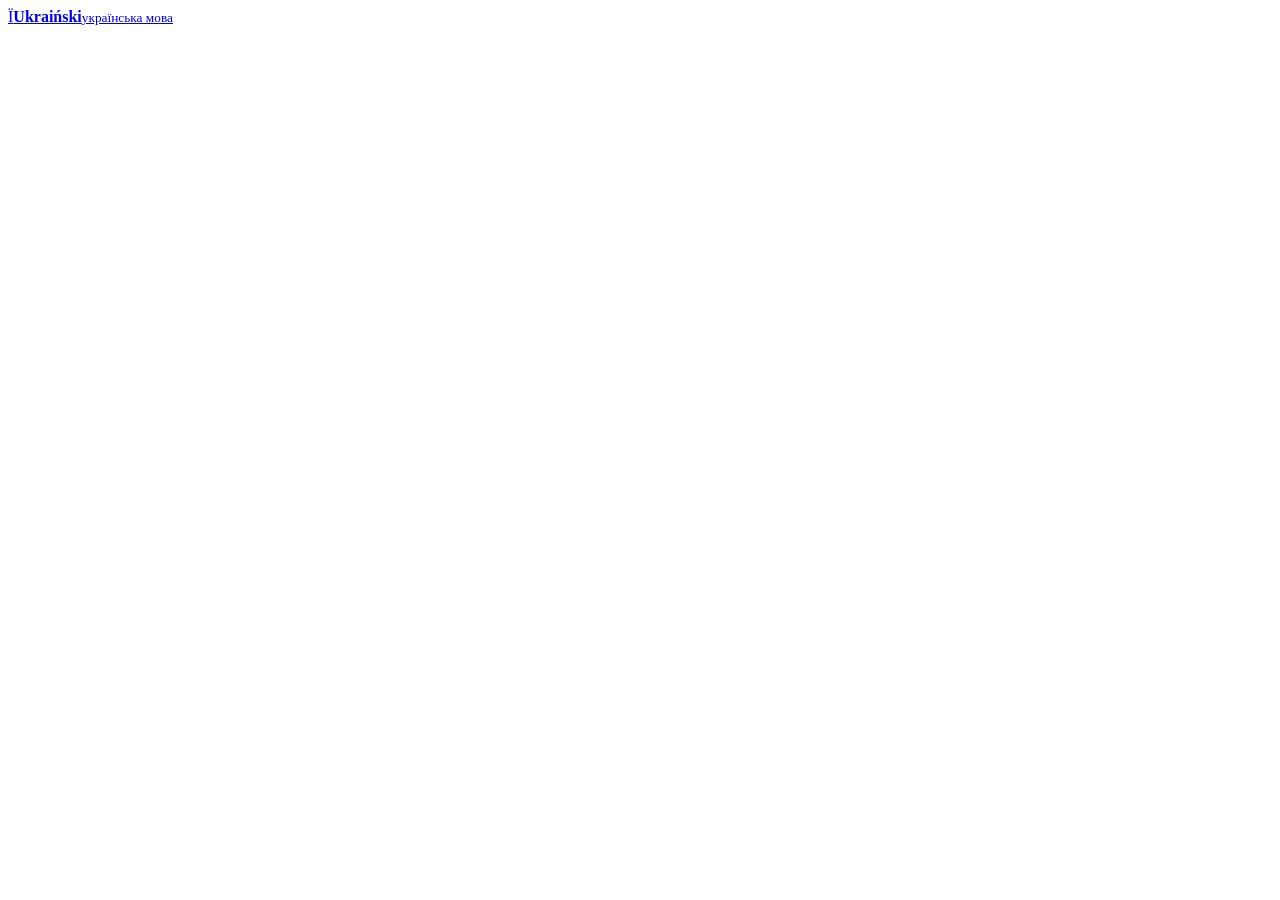
<file: src/index.html>
<!doctype html>
<html lang="pl">
<head>
<meta charset="utf-8">
<meta name="viewport" content="width=device-width, initial-scale=1, viewport-fit=cover">
<title>Ukraiński</title>
<meta name="description" content="Nauka języka ukraińskiego dla osób polskojęzycznych: alfabet, słownictwo z akcentem i powtórkami, fałszywi przyjaciele, wymowa, dialogi, gramatyka kontrastowa.">
<meta name="theme-color" content="#0b0a12">
<meta name="apple-mobile-web-app-capable" content="yes">
<meta name="mobile-web-app-capable" content="yes">
<meta name="apple-mobile-web-app-status-bar-style" content="default">
<meta name="apple-mobile-web-app-title" content="Ukraiński">
<!--PWA-->
<link rel="preconnect" href="https://fonts.googleapis.com">
<link rel="preconnect" href="https://fonts.gstatic.com" crossorigin>
<link rel="stylesheet" href="https://fonts.googleapis.com/css2?family=Lora:ital,wght@0,400;0,500;0,700;1,400&family=Nunito:wght@400;600;700;800&display=swap">
<link rel="icon" href="data:image/svg+xml,%3Csvg xmlns='http://www.w3.org/2000/svg' viewBox='0 0 32 32'%3E%3Crect width='32' height='32' rx='8' fill='%231f4fa3'/%3E%3Crect y='24' width='32' height='8' fill='%23f2b705'/%3E%3Ctext x='16' y='22' font-family='Georgia' font-size='20' font-weight='700' fill='white' text-anchor='middle'%3E%D0%87%3C/text%3E%3C/svg%3E">
<!--CSS-->
</head>
<body>
<div class="app">
  <aside class="side" aria-label="Menu główne">
    <a class="brand" href="#/start"><span class="ini">Ї</span><span><b>Ukraiński</b><small>українська мова</small></span></a>
    <nav class="nav" id="nav"></nav>
  </aside>
  <div class="col">
    <div class="status" id="status" aria-label="Postęp dnia"></div>
    <main class="main" id="main"></main>
  </div>
</div>
<nav class="bottomnav" id="bnav" aria-label="Nawigacja"></nav>
<div id="toasts" aria-live="polite"></div>
<!--JS-->
</body>
</html>
</file>
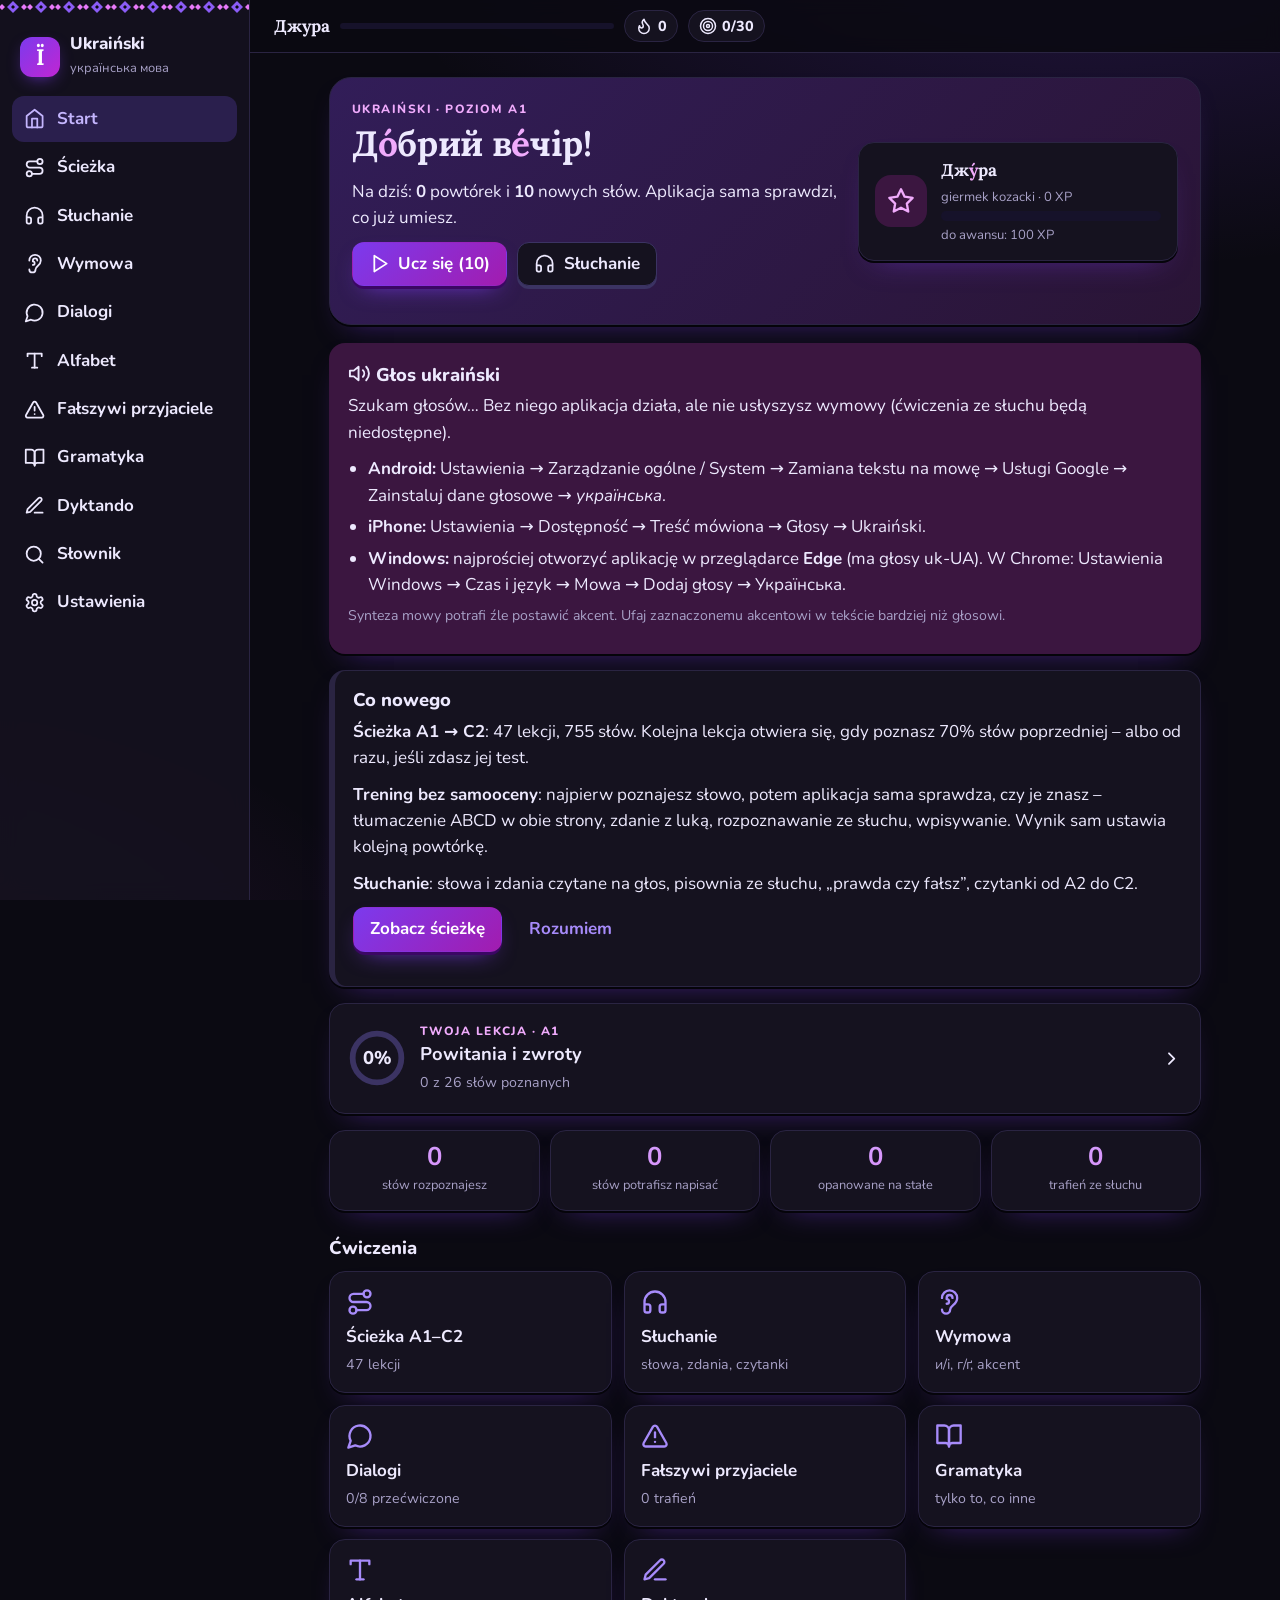
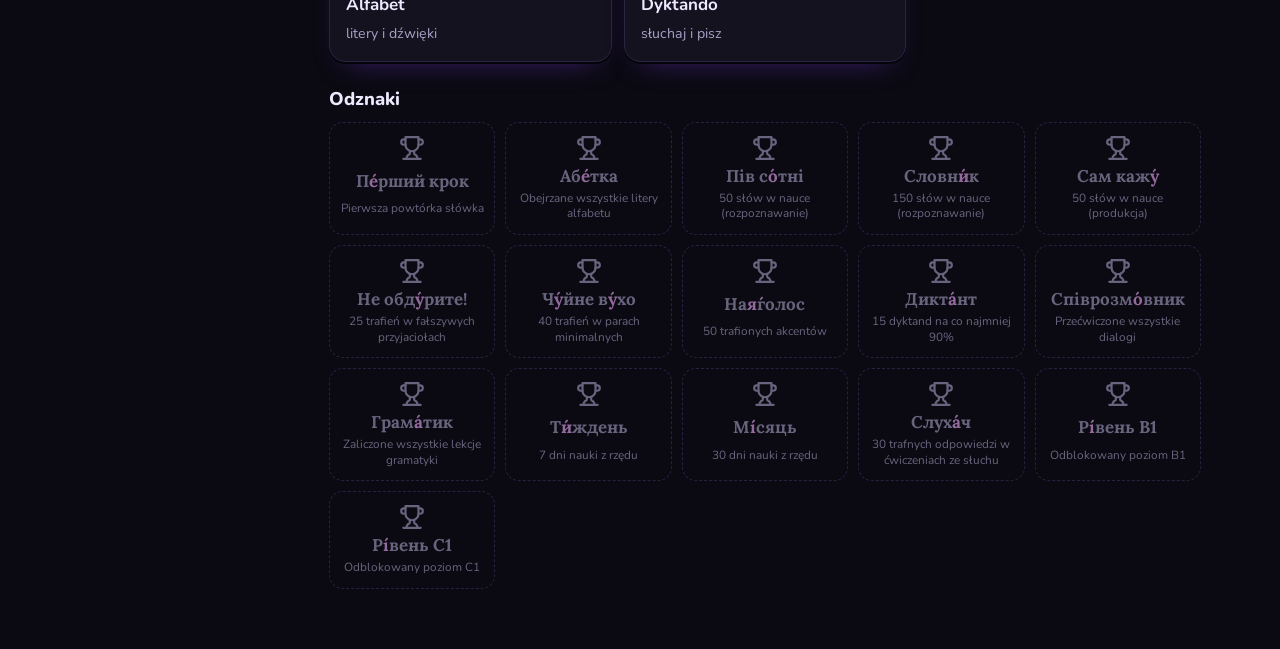
<file: Ukrainski_dla_Polaka.html>
<!doctype html>
<html lang="pl">
<head>
<meta charset="utf-8">
<meta name="viewport" content="width=device-width, initial-scale=1, viewport-fit=cover">
<title>Ukraiński</title>
<meta name="description" content="Nauka języka ukraińskiego dla osób polskojęzycznych: alfabet, słownictwo z akcentem i powtórkami, fałszywi przyjaciele, wymowa, dialogi, gramatyka kontrastowa.">
<meta name="theme-color" content="#0b0a12">
<meta name="apple-mobile-web-app-capable" content="yes">
<meta name="mobile-web-app-capable" content="yes">
<meta name="apple-mobile-web-app-status-bar-style" content="default">
<meta name="apple-mobile-web-app-title" content="Ukraiński">

<link rel="preconnect" href="https://fonts.googleapis.com">
<link rel="preconnect" href="https://fonts.gstatic.com" crossorigin>
<link rel="stylesheet" href="https://fonts.googleapis.com/css2?family=Lora:ital,wght@0,400;0,500;0,700;1,400&family=Nunito:wght@400;600;700;800&display=swap">
<link rel="icon" href="data:image/svg+xml,%3Csvg xmlns='http://www.w3.org/2000/svg' viewBox='0 0 32 32'%3E%3Crect width='32' height='32' rx='8' fill='%231f4fa3'/%3E%3Crect y='24' width='32' height='8' fill='%23f2b705'/%3E%3Ctext x='16' y='22' font-family='Georgia' font-size='20' font-weight='700' fill='white' text-anchor='middle'%3E%D0%87%3C/text%3E%3C/svg%3E">
<style>
/* ============================================================
   UKRAIŃSKI DLA POLAKA – system wizualny
   Paleta: kobalt i pszeniczne złoto, akcent czerwieni haftu (вишива́нка).
   Czcionki: Nunito (interfejs) + Lora (ukraińskie słowa) – obie z cyrylicą.
   ============================================================ */
/* Motyw czarno-fioletowy (domyślny) – tokeny w stylu shadcn: tła zinc/violet, akcent fioletowy, kontrast tekstu ≥ 4.5:1 */
:root, :root[data-theme="dark"] {
  --bg: #0b0a12; --bg2: #16122a; --surface: #15121f; --surface2: #1d1930; --ink: #ede9fe; --muted: #a8a1c7; --line: #2a2442; --line2: #3b3363;
  --primary: #a78bfa; --primary-d: #c4b5fd; --primary-soft: #2a1f4d; --on-primary: #120b24; --fill: #7c3aed;
  --gold: #f0abfc; --gold-l: #e879f9; --gold-soft: #3b1640;
  --red: #f472b6; --red-soft: #3d1430;
  --ok: #4ade80; --ok-soft: #10291c; --bad: #fb7185; --bad-soft: #3a1420; --mid: #fbbf24; --mid-soft: #3a2c0d;
  --st: #f0abfc;
  --glow: radial-gradient(1200px 600px at 85% -10%, rgba(124, 58, 237, .22), transparent 60%), radial-gradient(900px 500px at -10% 110%, rgba(217, 70, 239, .12), transparent 60%);
  --sans: 'Nunito', 'Segoe UI', system-ui, -apple-system, Roboto, sans-serif;
  --serif: 'Lora', Georgia, 'Times New Roman', serif;
  --clay: 0 2px 0 #05040a, 0 14px 30px -18px rgba(124, 58, 237, .55);
  --r: 16px;
  color-scheme: dark;
}
:root[data-theme="light"] {
  --bg: #f6f4fb; --bg2: #ebe7f6; --surface: #ffffff; --surface2: #f8f6fd; --ink: #1c1530; --muted: #5f5878; --line: #e4dff2; --line2: #d3cbe9;
  --primary: #6d28d9; --primary-d: #5b21b6; --primary-soft: #ede9fe; --on-primary: #ffffff; --fill: #6d28d9;
  --gold: #a21caf; --gold-l: #d946ef; --gold-soft: #fae8ff;
  --red: #be185d; --red-soft: #fce7f3;
  --ok: #15803d; --ok-soft: #dcfce7; --bad: #be123c; --bad-soft: #ffe4e6; --mid: #a16207; --mid-soft: #fef3c7;
  --st: #a21caf;
  --glow: radial-gradient(1200px 600px at 85% -10%, rgba(124, 58, 237, .10), transparent 60%);
  --clay: 0 2px 0 var(--line2), 0 12px 26px -18px rgba(76, 29, 149, .35);
  color-scheme: light;
}
* { box-sizing: border-box; }
html { -webkit-text-size-adjust: 100%; }
html, body { margin: 0; }
body { background: var(--bg); color: var(--ink); font: 17px/1.55 var(--sans); -webkit-font-smoothing: antialiased; overflow-x: hidden; }
a { color: var(--primary); text-underline-offset: 2px; }
button, input, select { font: inherit; color: inherit; }
h1, h2, h3 { line-height: 1.2; margin: 0 0 .4em; }
h1 { font-size: 1.7rem; font-weight: 800; letter-spacing: -.01em; }
h2 { font-size: 1.15rem; font-weight: 800; }
p { margin: 0 0 .6em; }
.ic { width: 1.25em; height: 1.25em; fill: none; stroke: currentColor; stroke-width: 2; stroke-linecap: round; stroke-linejoin: round; flex: none; vertical-align: -.22em; }
[lang="uk"], .ua { font-family: var(--serif); }
.st { color: var(--st); font-weight: 700; }
.muted { color: var(--muted); }
.small { font-size: .88rem; }
.center { text-align: center; justify-content: center; }
kbd { font: 600 .7rem var(--sans); border: 1px solid var(--line2); border-radius: 5px; padding: 0 .35em; color: var(--muted); margin-left: .4em; }
@media (hover: none) { kbd { display: none; } }

/* ---------- Szkielet ---------- */
.app { display: flex; min-height: 100vh; }
.side { width: 250px; flex: none; position: sticky; top: 0; height: 100vh; overflow-y: auto; background: var(--surface); border-right: 1px solid var(--line); padding: 0 12px 20px; }
.side::before { content: ''; display: block; height: 14px; margin: 0 -12px 14px; background: var(--emb) repeat-x center / auto 14px; }
.brand { display: flex; gap: 10px; align-items: center; padding: 6px 8px 16px; text-decoration: none; color: var(--ink); }
.brand .ini { width: 40px; height: 40px; border-radius: 12px; background: var(--primary); color: #fff; display: grid; place-items: center; font: 700 1.4rem var(--serif); box-shadow: inset 0 -5px 0 var(--gold-l); }
.brand b { display: block; font-weight: 800; line-height: 1.15; }
.brand small { color: var(--muted); font-size: .8rem; }
.nav a { display: flex; gap: 12px; align-items: center; padding: 10px 12px; border-radius: 12px; text-decoration: none; color: var(--ink); font-weight: 700; margin-bottom: 2px; }
.nav a:hover { background: var(--surface2); }
.nav a.on { background: var(--primary-soft); color: var(--primary-d); }
.col { flex: 1; min-width: 0; }
.status { position: sticky; top: 0; z-index: 20; display: flex; gap: 10px; align-items: center; padding: 10px 24px; background: color-mix(in srgb, var(--bg) 88%, transparent); backdrop-filter: blur(8px); border-bottom: 1px solid var(--line); }
.status .lv { display: flex; align-items: center; gap: 10px; text-decoration: none; color: var(--ink); flex: 1; max-width: 340px; min-width: 0; }
.status .lvn { font-weight: 700; white-space: nowrap; }
.status .bar { flex: 1; }
.pill { display: inline-flex; gap: 5px; align-items: center; padding: 4px 10px; border-radius: 99px; background: var(--surface); border: 1px solid var(--line); font-weight: 800; font-size: .9rem; white-space: nowrap; }
.pill.hot { color: var(--red); }
.pill.goal.done { background: var(--ok-soft); color: var(--ok); border-color: transparent; }
.main { max-width: 920px; margin: 0 auto; padding: 24px 24px 60px; }
.bottomnav { display: none; }
@media (max-width: 860px) {
  .side { display: none; }
  .status { padding: 8px 16px; }
  .main { padding: 16px 16px calc(96px + env(safe-area-inset-bottom)); }
  .bottomnav { display: flex; position: fixed; left: 0; right: 0; bottom: 0; z-index: 30; background: var(--surface); border-top: 1px solid var(--line); padding: 6px 4px calc(6px + env(safe-area-inset-bottom)); }
  .bottomnav a { flex: 1; display: flex; flex-direction: column; align-items: center; gap: 2px; padding: 6px 2px; text-decoration: none; color: var(--muted); font-size: .72rem; font-weight: 700; border-radius: 12px; min-height: 48px; }
  .bottomnav a .ic { width: 24px; height: 24px; }
  .bottomnav a.on { color: var(--primary); background: var(--primary-soft); }
  h1 { font-size: 1.45rem; }
}

/* ---------- Elementy ---------- */
.card { background: var(--surface); border: 1px solid var(--line); border-radius: var(--r); box-shadow: var(--clay); padding: 18px; margin-bottom: 16px; }
.card.note { background: var(--surface2); }
.card.warn { background: var(--gold-soft); border-color: transparent; }
.card.warn ul { padding-left: 1.2em; margin: .4em 0; }
.card.warn li { margin-bottom: .3em; }
.btn { display: inline-flex; align-items: center; justify-content: center; gap: 8px; min-height: 44px; padding: 8px 16px; border-radius: 12px; border: 1px solid var(--line2); background: var(--surface); color: var(--ink); font-weight: 700; text-decoration: none; cursor: pointer; box-shadow: 0 3px 0 var(--line2); transition: transform .08s, box-shadow .08s, background .15s; }
.btn:hover { background: var(--surface2); }
.btn:active { transform: translateY(2px); box-shadow: 0 1px 0 var(--line2); }
.btn:disabled { opacity: .55; cursor: default; }
.btn.primary { background: var(--primary); border-color: var(--primary-d); color: #fff; box-shadow: 0 3px 0 var(--primary-d); }
.btn.primary:hover { filter: brightness(1.07); }
:root[data-theme="dark"] .btn.primary { color: #0d1526; }
@media (prefers-color-scheme: dark) { :root:not([data-theme="light"]) .btn.primary { color: #0d1526; } }
.btn.ghost { background: transparent; box-shadow: none; border-color: transparent; color: var(--primary); }
.btn.danger { color: var(--bad); }
.btn.block { display: flex; width: 100%; }
.row { display: flex; flex-wrap: wrap; gap: 10px; align-items: center; margin: 10px 0 16px; }
.bar { height: 10px; border-radius: 99px; background: var(--bg2); overflow: hidden; }
.bar i { display: block; height: 100%; background: var(--primary); border-radius: 99px; transition: width .4s; }
.bar.gold i { background: var(--gold-l); }
.bar.thin { height: 6px; }
.tag { display: inline-flex; align-items: center; gap: 4px; font-size: .75rem; font-weight: 800; padding: 2px 9px; border-radius: 99px; background: var(--surface2); color: var(--muted); white-space: nowrap; }
.tag .ic { width: 1em; height: 1em; }
.sim-t { background: var(--ok-soft); color: var(--ok); }
.sim-p { background: var(--primary-soft); color: var(--primary-d); }
.sim-f { background: var(--red-soft); color: var(--red); }
.sim-o { background: var(--gold-soft); color: var(--gold); }
.say { display: inline-grid; place-items: center; width: 40px; height: 40px; border-radius: 50%; border: 1px solid var(--line2); background: var(--primary-soft); color: var(--primary-d); cursor: pointer; vertical-align: middle; flex: none; position: relative; }
.say.slow { width: auto; padding: 0 10px; border-radius: 99px; gap: 4px; display: inline-flex; align-items: center; }
.say.slow small { font-weight: 800; font-size: .72rem; }
.say.speaking, .say-chip.speaking { animation: pulse 1s infinite; }
@keyframes pulse { 50% { box-shadow: 0 0 0 6px color-mix(in srgb, var(--primary) 25%, transparent); } }
.chip { display: inline-flex; align-items: center; gap: 6px; padding: 6px 12px; border-radius: 99px; border: 1px solid var(--line2); background: var(--surface); text-decoration: none; color: var(--ink); font-weight: 700; font-size: .9rem; cursor: pointer; min-height: 40px; }
.chip.on { background: var(--primary); color: #fff; border-color: var(--primary-d); }
.chips { display: flex; gap: 8px; flex-wrap: wrap; margin-bottom: 16px; }
.tr { display: block; font: italic .9rem var(--sans); color: var(--muted); }
.sec { margin: 26px 0 12px; }
.phead { margin-bottom: 18px; }
.phead .lead { color: var(--muted); max-width: 64ch; }
.backl { display: inline-flex; align-items: center; gap: 4px; text-decoration: none; font-weight: 700; margin-bottom: 8px; min-height: 40px; }

/* ---------- Start ---------- */
.hero { display: grid; grid-template-columns: 1fr 320px; gap: 18px; align-items: center; margin-bottom: 18px; }
.kicker { text-transform: uppercase; letter-spacing: .12em; font-size: .75rem; font-weight: 800; color: var(--red); margin-bottom: .3em; }
.hero h1 { font-family: var(--serif); font-size: 2.2rem; }
.lvcard { display: flex; gap: 14px; align-items: center; background: var(--surface); border: 1px solid var(--line); border-radius: var(--r); box-shadow: var(--clay); padding: 14px 16px; }
.lvcard > div { flex: 1; display: grid; gap: 4px; }
.lvcard small { color: var(--muted); font-size: .82rem; }
.lvbadge { width: 52px; height: 52px; border-radius: 16px; background: var(--gold-soft); color: var(--gold); display: grid; place-items: center; flex: none; }
.lvbadge .ic { width: 28px; height: 28px; }
.intro { border-left: 6px solid var(--gold-l); }
.duo { display: grid; grid-template-columns: 1fr 1fr; gap: 16px; }
.dir { display: grid; gap: 10px; margin: 0; }
.dirh { display: flex; justify-content: space-between; align-items: baseline; }
.dirh h2 { margin: 0; }
.arrow { font-size: .8rem; font-weight: 800; color: var(--muted); background: var(--surface2); border-radius: 99px; padding: 2px 10px; }
.nums { display: grid; grid-template-columns: repeat(3, 1fr); gap: 8px; text-align: center; }
.nums b { display: block; font-size: 1.6rem; line-height: 1.1; }
.nums small { color: var(--muted); font-size: .78rem; }
.tiles { display: grid; grid-template-columns: repeat(3, 1fr); gap: 12px; }
.tile { display: grid; gap: 4px; padding: 16px; background: var(--surface); border: 1px solid var(--line); border-radius: var(--r); box-shadow: var(--clay); text-decoration: none; color: var(--ink); transition: transform .12s; }
.tile:hover { transform: translateY(-2px); }
.tile .ic { width: 28px; height: 28px; color: var(--primary); margin-bottom: 4px; }
.tile small { color: var(--muted); }
.badges { display: grid; grid-template-columns: repeat(auto-fill, minmax(150px, 1fr)); gap: 10px; }
.bdg { display: grid; gap: 2px; justify-items: center; text-align: center; padding: 12px 8px; border-radius: 14px; border: 1px dashed var(--line2); color: var(--muted); opacity: .6; }
.bdg .ic { width: 26px; height: 26px; }
.bdg small { font-size: .74rem; line-height: 1.3; }
.bdg.got { opacity: 1; border: 1px solid transparent; background: var(--gold-soft); color: var(--ink); }
.bdg.got .ic { color: var(--gold); }
@media (max-width: 860px) {
  .hero { grid-template-columns: 1fr; }
  .hero h1 { font-size: 1.8rem; }
  .duo { grid-template-columns: 1fr; }
  .tiles { grid-template-columns: 1fr 1fr; }
}

/* ---------- Słówka ---------- */
.topics { display: grid; grid-template-columns: repeat(auto-fill, minmax(220px, 1fr)); gap: 12px; }
.topic { display: grid; gap: 6px; text-decoration: none; color: var(--ink); margin: 0; }
.topic small { color: var(--muted); }
.tb { display: grid; grid-template-columns: 44px 1fr; align-items: center; gap: 8px; font-size: .75rem; color: var(--muted); }
.sessbar { display: flex; align-items: center; gap: 12px; margin-bottom: 14px; font-weight: 800; color: var(--muted); font-size: .9rem; }
.sessbar .bar { flex: 1; }
.fc { text-align: center; position: relative; padding: 26px 18px; }
.fc .meta { color: var(--muted); font-size: .85rem; font-weight: 700; margin-bottom: 8px; }
.newtag { position: absolute; top: 12px; right: 12px; font-size: .72rem; font-weight: 800; background: var(--gold-soft); color: var(--gold); padding: 2px 10px; border-radius: 99px; }
.big { font-size: 2.3rem; line-height: 1.25; margin: 6px 0; }
.big .ua { font-size: inherit; }
.big .tr { font-size: 1rem; margin-top: 4px; }
.big.pl { font-family: var(--sans); font-weight: 800; font-size: 1.7rem; }
.bigish { font-size: 1.45rem; }
.sayrow { display: flex; justify-content: center; gap: 8px; margin: 8px 0; }
.back { margin-top: 14px; padding-top: 14px; border-top: 1px dashed var(--line2); display: grid; gap: 8px; justify-items: center; }
.back .pl { font-size: 1.35rem; font-weight: 800; }
.forms { color: var(--muted); font-size: 1rem; }
.tags { display: flex; gap: 6px; flex-wrap: wrap; justify-content: center; }
.ex { background: var(--surface2); border-radius: 12px; padding: 10px 14px; width: 100%; }
.ex p { margin: 0 0 4px; }
.ex p[lang] { font-size: 1.12rem; }
.actions { margin-top: 4px; }
.actions.sticky { position: sticky; bottom: calc(80px + env(safe-area-inset-bottom)); z-index: 5; }
@media (min-width: 861px) { .actions.sticky { bottom: 16px; } }
.grades { display: grid; grid-template-columns: repeat(auto-fit, minmax(110px, 1fr)); gap: 8px; }
.grades .btn { flex-direction: column; gap: 0; min-height: 60px; }
.grades .btn small { font-weight: 600; color: var(--muted); font-size: .76rem; }
.grades .btn kbd { position: absolute; display: none; }
.grades .g1 { border-color: var(--bad); color: var(--bad); }
.grades .g3 { color: var(--mid); }
.grades .g4 { border-color: var(--primary); color: var(--primary-d); }
.grades .g5 { color: var(--ok); }
.ansrow { display: flex; gap: 8px; margin: 16px 0 10px; }
.answer { flex: 1; min-width: 0; min-height: 52px; padding: 10px 14px; border-radius: 12px; border: 2px solid var(--line2); background: var(--surface2); font: 1.35rem var(--serif); }
.answer:focus { outline: none; border-color: var(--primary); }
.verdict { padding: 8px 12px; border-radius: 12px; margin: 6px 0 8px; display: inline-block; }
.verdict.ok { background: var(--ok-soft); } .verdict.bad { background: var(--bad-soft); } .verdict.typo, .verdict.half { background: var(--mid-soft); }
.okc { color: var(--ok); } .badc { color: var(--bad); } .mid { color: var(--mid); }

/* klawiatura ekranowa */
.kb { display: grid; gap: 6px; margin: 6px auto 0; max-width: 620px; user-select: none; -webkit-user-select: none; }
.kb-row { display: flex; gap: 4px; justify-content: center; }
.key { flex: 1; max-width: 50px; min-height: 46px; padding: 0; border-radius: 9px; border: 1px solid var(--line2); background: var(--surface); box-shadow: 0 2px 0 var(--line2); font: 1.15rem var(--serif); cursor: pointer; touch-action: manipulation; }
.key:active { transform: translateY(2px); box-shadow: none; background: var(--primary-soft); }
.key.wide { max-width: 90px; flex: 1.6; font-family: var(--sans); font-weight: 800; font-size: 1rem; }
.key.space { max-width: 300px; flex: 5; font-family: var(--sans); font-size: .85rem; color: var(--muted); }
.key.ent { background: var(--primary); color: #fff; border-color: var(--primary-d); }
@media (max-width: 420px) { .kb-row { gap: 3px; } .key { min-height: 44px; font-size: 1.05rem; border-radius: 7px; } }

/* test wejściowy */
.tgrid { display: grid; grid-template-columns: repeat(auto-fill, minmax(150px, 1fr)); gap: 8px; margin-bottom: 16px; }
.tw { display: grid; gap: 2px; padding: 12px; border-radius: 12px; border: 1px solid var(--line2); background: var(--surface); cursor: pointer; text-align: left; min-height: 56px; }
.tw .ua { font-size: 1.2rem; }
.tw small { display: none; color: var(--ok); font-weight: 700; }
.tw.on { background: var(--ok-soft); border-color: var(--ok); }
.tw.on small { display: block; }

/* słownik */
.filters { display: grid; grid-template-columns: 2fr 1fr 1fr; gap: 8px; margin-bottom: 14px; }
.filters input, .filters select, .form input, .form select { min-height: 44px; padding: 8px 12px; border-radius: 12px; border: 1px solid var(--line2); background: var(--surface); }
@media (max-width: 640px) { .filters { grid-template-columns: 1fr 1fr; } .filters input { grid-column: 1 / -1; } }
.wlist { display: grid; gap: 8px; }
.wrow { display: flex; gap: 12px; align-items: flex-start; background: var(--surface); border: 1px solid var(--line); border-radius: 14px; padding: 10px 12px; }
.wmain { flex: 1; min-width: 0; }
.wmain .ua { font-size: 1.2rem; }
.wmain .pl { font-weight: 700; }
.wmain .forms { font-size: .9rem; }
.wside { display: grid; justify-items: end; gap: 6px; }
.dots { display: flex; gap: 4px; }
.dots i { width: 10px; height: 10px; border-radius: 50%; background: var(--bg2); border: 1px solid var(--line2); }
.dots i.l { background: var(--gold-l); } .dots i.k { background: var(--ok); }
@media (max-width: 520px) { .wside .tag { display: none; } }

/* fałszywi przyjaciele */
.ff { display: grid; grid-template-columns: repeat(auto-fill, minmax(260px, 1fr)); gap: 12px; }
.ffc { margin: 0; }
.ffh { display: flex; gap: 10px; align-items: center; margin-bottom: 6px; }
.ffh .tr { display: inline; margin-left: 6px; }
.eq { color: var(--ok); margin: 0; }
.neq { color: var(--red); }
.opts { display: grid; gap: 10px; margin: 10px 0; }
.opts.two { grid-template-columns: 1fr 1fr; }
.opt { min-height: 54px; flex-direction: column; gap: 0; }
.opt small { color: var(--muted); font-weight: 600; }
.opt.right { background: var(--ok-soft); border-color: var(--ok); color: var(--ok); opacity: 1; }
.opt.wrong { background: var(--bad-soft); border-color: var(--bad); color: var(--bad); opacity: 1; }

/* wymowa */
.rules { display: grid; gap: 12px; }
.rule { margin: 0; }
.exs { display: flex; gap: 8px; flex-wrap: wrap; }
.say-chip .ua, .say-chip span { font-size: 1.1rem; }
.big-say { min-height: 56px; font-size: 1.1rem; }
.letters { display: flex; justify-content: center; gap: 2px; flex-wrap: wrap; margin-top: 10px; }
.lt { font: 2.3rem/1.3 var(--serif); padding: 2px 3px; }
.lt.v { min-width: 48px; min-height: 60px; border-radius: 12px; border: 2px dashed var(--line2); background: var(--surface2); cursor: pointer; }
.lt.v:hover { border-color: var(--primary); }
.lt.v.right { background: var(--ok-soft); border: 2px solid var(--ok); color: var(--ok); }
.lt.v.wrong { background: var(--bad-soft); border: 2px solid var(--bad); color: var(--bad); }
.gap { color: var(--primary); border-bottom: 3px solid var(--primary); padding: 0 .1em; }

/* dialogi */
.dlist { display: grid; gap: 10px; }
.dl { display: flex; gap: 14px; align-items: center; text-decoration: none; color: var(--ink); margin: 0; }
.dl > .ic { width: 26px; height: 26px; color: var(--primary); }
.dl > div { flex: 1; display: grid; }
.dl small { color: var(--muted); }
.num { width: 34px; height: 34px; border-radius: 10px; background: var(--primary-soft); color: var(--primary-d); display: grid; place-items: center; font-weight: 800; flex: none; }
.dctl { display: flex; flex-wrap: wrap; gap: 8px; align-items: center; margin-bottom: 10px; }
.chatlog { display: grid; gap: 10px; margin: 16px 0; }
.bub { max-width: 82%; padding: 10px 14px 8px; border-radius: 18px; background: var(--surface); border: 1px solid var(--line); box-shadow: var(--clay); transition: box-shadow .2s, transform .2s; }
.bub.r0 { justify-self: start; border-bottom-left-radius: 6px; }
.bub.r1 { justify-self: end; border-bottom-right-radius: 6px; background: var(--primary-soft); }
.bub.now { box-shadow: 0 0 0 3px var(--gold-l); transform: scale(1.01); }
.who { font-size: .78rem; font-weight: 800; color: var(--red); }
.utt { font-size: 1.2rem; line-height: 1.4; }
.plt { color: var(--muted); font-size: .92rem; margin-top: 2px; }
.reveal { border: 1px dashed var(--line2); background: transparent; border-radius: 10px; padding: 4px 12px; color: var(--muted); cursor: pointer; font: 700 .9rem var(--sans); }
.tools { display: flex; gap: 4px; flex-wrap: wrap; margin-top: 6px; }
.tb1 { display: inline-flex; gap: 4px; align-items: center; border: 1px solid var(--line2); background: var(--surface); border-radius: 99px; min-height: 36px; padding: 0 10px; cursor: pointer; color: var(--primary-d); }
.tb1 small { font-weight: 800; font-size: .72rem; }
.tb1.rec { background: var(--red); color: #fff; border-color: var(--red); animation: pulse 1s infinite; }
.srres { font-size: .88rem; margin-top: 4px; }
.yourturn { border: 2px solid var(--gold-l); }
@media (max-width: 520px) { .bub { max-width: 94%; } }

/* dyktando */
.dict { font-size: 1.3rem; line-height: 1.6; }
.okw { color: var(--ok); }
.badw { color: var(--bad); text-decoration: underline wavy; text-underline-offset: 4px; }

/* gramatyka */
.lesson p { max-width: 70ch; }
.tbl { border-collapse: collapse; margin: 8px 0 14px; width: 100%; }
.tbl td { border-bottom: 1px solid var(--line); padding: 8px 10px; vertical-align: top; }
.tbl td[lang] { font-size: 1.12rem; }
.tbl b { color: var(--red); }
.qz { margin-bottom: 12px; }
.qz .opts { grid-template-columns: 1fr; }
.qz .opt { align-items: flex-start; text-align: left; font-family: var(--serif); font-size: 1.1rem; font-weight: 500; }
.empty { text-align: center; padding: 30px 18px; }
.empty .row { justify-content: center; }

/* alfabet */
.abc { display: grid; grid-template-columns: repeat(auto-fill, minmax(78px, 1fr)); gap: 8px; }
.lt-tile { position: relative; display: grid; gap: 0; justify-items: center; padding: 10px 4px; border-radius: 14px; border: 1px solid var(--line2); background: var(--surface); box-shadow: 0 3px 0 var(--line2); cursor: pointer; min-height: 72px; }
.lt-tile b { font: 1.5rem var(--serif); }
.lt-tile small { color: var(--muted); font-size: .78rem; }
.lt-tile.seen { background: var(--surface2); }
.lt-tile.on { border-color: var(--primary); background: var(--primary-soft); }
.lt-tile .dot { position: absolute; top: 7px; right: 8px; width: 8px; height: 8px; border-radius: 50%; background: var(--red); }
.letter { display: flex; gap: 20px; align-items: center; }
.lbig { font: 4rem/1 var(--serif); color: var(--primary); min-width: 110px; text-align: center; }
.ipa { color: var(--muted); }
.exw { display: flex; gap: 10px; align-items: center; flex-wrap: wrap; }
.exw .tr { display: inline; }
@media (max-width: 520px) { .letter { flex-direction: column; text-align: center; } .exw { justify-content: center; } }

/* ustawienia */
.form { display: grid; gap: 12px; }
.form label { display: flex; justify-content: space-between; gap: 12px; align-items: center; flex-wrap: wrap; font-weight: 700; }
.form input[type=number] { width: 100px; }
.sw { display: flex; gap: 10px; align-items: center; font-weight: 700; cursor: pointer; min-height: 40px; }
.form .sw { justify-content: flex-start; }
.sw input { width: 20px; height: 20px; accent-color: var(--primary); }

/* toasty, konfetti */
#toasts { position: fixed; top: 64px; right: 16px; z-index: 100; display: grid; gap: 8px; pointer-events: none; }
.toast { background: var(--surface); border: 1px solid var(--line); border-left: 6px solid var(--primary); border-radius: 12px; padding: 10px 14px; box-shadow: var(--clay); display: grid; min-width: 220px; animation: tin .3s; }
.toast span { color: var(--muted); font-size: .88rem; }
.toast.badge, .toast.level { border-left-color: var(--gold-l); }
.toast.goal { border-left-color: var(--ok); }
.toast.out { opacity: 0; transform: translateX(20px); transition: .4s; }
@keyframes tin { from { opacity: 0; transform: translateY(-10px); } }
.confetti { position: fixed; inset: 0; pointer-events: none; z-index: 99; }
@media (max-width: 860px) { #toasts { left: 16px; right: 16px; top: 56px; } }
@media (prefers-reduced-motion: reduce) { *, *::before, *::after { animation: none !important; transition: none !important; } }
:focus-visible { outline: 3px solid var(--gold-l); outline-offset: 2px; }

/* pas haftu (вишивка) */
:root { --emb: url("data:image/svg+xml,%3Csvg xmlns='http://www.w3.org/2000/svg' width='28' height='14' viewBox='0 0 28 14'%3E%3Cpath d='M14 1l6 6-6 6-6-6z' fill='%238b5cf6'/%3E%3Cpath d='M14 5l2 2-2 2-2-2z' fill='%230b0a12'/%3E%3Cpath d='M0 7l3-3 3 3-3 3zM22 7l3-3 3 3-3 3z' fill='%23e879f9'/%3E%3C/svg%3E"); }

/* ============================================================
   Czarno-fioletowy: nadpisania i nowe elementy (ścieżka, trening, słuchanie)
   ============================================================ */
body { background: var(--glow), var(--bg); background-attachment: fixed; }
.side, .bottomnav { background: color-mix(in srgb, var(--surface) 92%, transparent); backdrop-filter: blur(10px); }
.brand .ini { background: linear-gradient(135deg, #7c3aed, #c026d3); box-shadow: 0 6px 18px -8px #7c3aed; color: #fff; }
.btn.primary, :root[data-theme="dark"] .btn.primary { background: linear-gradient(135deg, var(--fill), #a21caf); border-color: transparent; color: #fff; box-shadow: 0 3px 0 #3b0764, 0 10px 24px -12px #7c3aed; }
:root[data-theme="light"] .btn.primary { box-shadow: 0 3px 0 #4c1d95; }
.chip.on { background: var(--fill); color: #fff; border-color: var(--fill); }
.key.ent { background: var(--fill); color: #fff; border-color: var(--fill); }
.bar i { background: linear-gradient(90deg, #7c3aed, #d946ef); }
.hero { background: linear-gradient(135deg, rgba(124, 58, 237, .28), rgba(192, 38, 211, .12)), var(--surface); border: 1px solid var(--line); border-radius: 22px; padding: 22px; box-shadow: var(--clay); }
.hero .kicker { color: var(--gold); }
.hero h1 { color: var(--ink); }
.nav a.on, .bottomnav a.on { background: var(--primary-soft); color: var(--primary-d); }
.card, .tile, .lvcard, .wrow, .tw, .bub, .lt-tile { border-color: var(--line); }
.tile:hover, .unode:hover:not(.lock) { box-shadow: 0 0 0 1px var(--primary), var(--clay); }
.say { background: var(--primary-soft); color: var(--primary-d); border-color: var(--line2); }
a { color: var(--primary-d); }
.st { color: var(--st); }

/* ścieżka */
.lvl { background: var(--surface); border: 1px solid var(--line); border-radius: 20px; padding: 16px; margin-bottom: 16px; box-shadow: var(--clay); }
.lvl.locked { opacity: .72; }
.lvlh { display: flex; gap: 12px; align-items: center; margin-bottom: 10px; }
.lvlh b { display: block; font-size: 1.05rem; }
.lvlh small { color: var(--muted); }
.lvtag { display: inline-grid; place-items: center; min-width: 46px; height: 32px; padding: 0 8px; border-radius: 10px; font: 800 .95rem var(--sans); color: #fff; vertical-align: middle; }
.lv-A1 { background: #4c1d95; } .lv-A2 { background: #5b21b6; } .lv-B1 { background: #6d28d9; } .lv-B2 { background: #7c3aed; } .lv-C1 { background: #9333ea; } .lv-C2 { background: linear-gradient(135deg, #a21caf, #db2777); }
.units { display: grid; grid-template-columns: repeat(auto-fill, minmax(150px, 1fr)); gap: 10px; margin-top: 12px; }
.unode { display: grid; justify-items: center; text-align: center; gap: 4px; padding: 14px 8px; border-radius: 16px; background: var(--surface2); border: 1px solid var(--line); text-decoration: none; color: var(--ink); transition: transform .15s; }
.unode:hover:not(.lock) { transform: translateY(-2px); }
.unode .uname { font-weight: 800; line-height: 1.2; font-size: .95rem; }
.unode small { color: var(--muted); font-size: .78rem; }
.unode.lock { opacity: .55; }
.unode.cur { border-color: var(--primary); box-shadow: 0 0 0 2px rgba(167, 139, 250, .35), 0 0 24px -6px #7c3aed; }
.unode.done .rfg { stroke: var(--ok); }
.unode.text { border-style: dashed; }
.ring { position: relative; width: 58px; height: 58px; display: grid; place-items: center; flex: none; }
.ring svg { position: absolute; inset: 0; width: 100%; height: 100%; transform: rotate(-90deg); }
.ring .rbg { fill: none; stroke: var(--line2); stroke-width: 5; }
.ring .rfg { fill: none; stroke: url(#none); stroke: var(--gold-l); stroke-width: 5; stroke-linecap: round; transition: stroke-dashoffset .6s; }
.ring b { position: relative; font-size: .78rem; font-weight: 800; }
.ring.lockic { border-radius: 50%; background: var(--surface); border: 1px solid var(--line2); color: var(--muted); }
.ring.lockic .ic { width: 24px; height: 24px; }
.nextunit { display: flex; gap: 14px; align-items: center; text-decoration: none; color: var(--ink); }
.nextunit > div { flex: 1; } .nextunit b { display: block; font-size: 1.15rem; } .nextunit small { color: var(--muted); }
.nextunit .kicker { color: var(--gold); margin: 0; }
.unithead { display: flex; gap: 16px; align-items: center; flex-wrap: wrap; }
.unithead .row { margin: 0; flex: 1; }
.kpis { display: grid; grid-template-columns: repeat(4, 1fr); gap: 10px; margin-bottom: 8px; }
.kpi { background: var(--surface); border: 1px solid var(--line); border-radius: var(--r); padding: 12px; text-align: center; box-shadow: var(--clay); }
.kpi b { display: block; font-size: 1.6rem; line-height: 1.1; background: linear-gradient(135deg, var(--primary-d), var(--gold-l)); -webkit-background-clip: text; background-clip: text; color: transparent; }
.kpi small { color: var(--muted); font-size: .8rem; }
@media (max-width: 640px) { .kpis { grid-template-columns: repeat(2, 1fr); } }

/* trening i pytania */
.qtitle { font-weight: 800; color: var(--muted); text-transform: uppercase; letter-spacing: .06em; font-size: .78rem; margin-bottom: 8px; }
.opt { justify-content: flex-start; text-align: left; min-height: 54px; gap: 12px; }
.opt kbd { margin: 0; }
.opt .ua { font-size: 1.2rem; }
.opt.right { background: var(--ok-soft); border-color: var(--ok); color: var(--ink); opacity: 1; }
.opt.wrong { background: var(--bad-soft); border-color: var(--bad); color: var(--ink); opacity: 1; animation: shake .35s; }
.opt.pop { animation: pop .35s cubic-bezier(.2, 1.6, .4, 1); }
@keyframes pop { 40% { transform: scale(1.03); } }
@keyframes shake { 20%, 60% { transform: translateX(-6px); } 40%, 80% { transform: translateX(6px); } }
.cloze { font-size: 1.35rem; line-height: 1.5; margin: 8px 0; }
.cloze .gap { display: inline-block; min-width: 4em; border-bottom: 3px solid var(--gold-l); color: var(--gold); text-align: center; margin: 0 .15em; }
.listenbox { display: flex; gap: 12px; justify-content: center; align-items: center; margin: 10px 0; }
.bigplay { width: 92px; height: 92px; border-radius: 50%; border: 0; cursor: pointer; display: grid; place-items: center; color: #fff; background: radial-gradient(circle at 30% 30%, #a78bfa, #7c3aed 55%, #6b21a8); box-shadow: 0 0 0 8px rgba(124, 58, 237, .18), 0 14px 30px -10px #7c3aed; transition: transform .1s; }
.bigplay:active { transform: scale(.96); }
.bigplay .ic { width: 40px; height: 40px; }
.bigplay.speaking { animation: pulse 1s infinite; }
.trq { font-size: 1.15rem; font-weight: 700; margin-top: 10px; }
.reveal { margin-top: 10px; padding: 14px; border-radius: 14px; background: var(--surface2); border: 1px solid var(--line); display: grid; gap: 6px; justify-items: center; text-align: center; }
.reveal .pl { font-weight: 800; font-size: 1.1rem; }
.big.sm { font-size: 1.7rem; }
.introcard .bigpl { font-size: 1.4rem; font-weight: 800; margin: 6px 0; }
.introcard { border: 1px solid var(--primary); box-shadow: 0 0 0 1px rgba(167, 139, 250, .25), 0 0 40px -12px #7c3aed; }
.verdict { display: block; text-align: center; font-size: 1.05rem; }
.verdict.bad { background: var(--bad-soft); } .verdict.ok { background: var(--ok-soft); }
.sessbar .combo { display: inline-flex; gap: 4px; align-items: center; color: #fb923c; font-weight: 800; animation: pulse 1s infinite; }
.xpfloat { position: fixed; z-index: 120; font-weight: 800; color: var(--gold); pointer-events: none; transform: translate(-50%, 0); animation: floatup 1.1s ease-out forwards; }
@keyframes floatup { to { transform: translate(-50%, -60px); opacity: 0; } }
.readtext { font-size: 1.2rem; line-height: 1.7; }
.qz .opt { min-height: 48px; }
@media (prefers-reduced-motion: reduce) { .bigplay, .sessbar .combo { animation: none; } }
.ring.lockic svg.ic { position: static; transform: none; width: 24px; height: 24px; inset: auto; }
@media (max-width: 520px) { .units { grid-template-columns: repeat(2, minmax(0, 1fr)); } .unode { padding: 12px 6px; } }

</style>
</head>
<body>
<div class="app">
  <aside class="side" aria-label="Menu główne">
    <a class="brand" href="#/start"><span class="ini">Ї</span><span><b>Ukraiński</b><small>українська мова</small></span></a>
    <nav class="nav" id="nav"></nav>
  </aside>
  <div class="col">
    <div class="status" id="status" aria-label="Postęp dnia"></div>
    <main class="main" id="main"></main>
  </div>
</div>
<nav class="bottomnav" id="bnav" aria-label="Nawigacja"></nav>
<div id="toasts" aria-live="polite"></div>
<script>
/* ============================================================
   SŁOWNICTWO A1
   W(ukraiński z akcentem, część mowy, polski, formy, podobieństwo, przykład, przykład PL)
   Akcent: znak U+0301 po samogłosce akcentowanej (рука́).
   Część mowy: ч/ж/с – rodzaj rzeczownika, мн – tylko l. mnoga, д – czasownik
     (para aspektowa: niedokonany / dokonany), п – przymiotnik, пр – przysłówek,
     ф – zwrot, з – słowo funkcyjne/zaimek, ч/ж/с.
   Podobieństwo do polskiego: t – przezroczyste, p – podobne z różnicą,
     f – fałszywy przyjaciel, o – zupełnie obce.
   ============================================================ */
var UA = window.UA || (window.UA = {});
UA.TOPICS = [];
UA.WORDS = [];
(function () {
  var cur;
  function T(id, name) { cur = id; UA.TOPICS.push({ id: id, name: name, level: 'A1' }); }
  function W(ua, pos, pl, forms, sim, ex, exPl) {
    UA.WORDS.push({ ua: ua, pos: pos, pl: pl, forms: forms || '', sim: sim, ex: ex || '', exPl: exPl || '', topic: cur });
  }

  T('zwroty', 'Powitania i zwroty');
  W('приві́т', 'ф', 'cześć (na powitanie)', '', 'o', 'Приві́т! Як спра́ви?', 'Cześć! Co słychać?');
  W('до́брий день', 'ф', 'dzień dobry', '', 'p', 'До́брий день! Чим мо́жу допомогти́?', 'Dzień dobry! W czym mogę pomóc?');
  W('до́брого ра́нку', 'ф', 'dzień dobry (rano)', '', 'p');
  W('до́брий ве́чір', 'ф', 'dobry wieczór', '', 'p');
  W('до поба́чення', 'ф', 'do widzenia', '', 'p');
  W('бува́й', 'ф', 'cześć, pa (na pożegnanie)', 'do kilku osób: бува́йте', 'o');
  W('дя́кую', 'ф', 'dziękuję', '', 'p', 'Ду́же дя́кую за допомо́гу!', 'Bardzo dziękuję za pomoc!');
  W('будь ла́ска', 'ф', 'proszę (prośba; odpowiedź na „dziękuję”)', '', 'o', 'Да́йте, будь ла́ска, ка́ву.', 'Proszę kawę.');
  W('ви́бачте', 'ф', 'przepraszam (do pana/pani, do wielu)', 'do jednej osoby na „ty”: ви́бач', 'p', 'Ви́бачте, де тут апте́ка?', 'Przepraszam, gdzie tu jest apteka?');
  W('пере́прошую', 'ф', 'przepraszam', '', 'p');
  W('так', 'з', 'tak', '', 't');
  W('ні', 'з', 'nie (odpowiedź)', 'przed czasownikiem: не', 'p');
  W('до́бре', 'пр', 'dobrze', '', 'p', 'До́бре, до за́втра!', 'Dobrze, do jutra!');
  W('як спра́ви?', 'ф', 'co słychać? jak się masz?', '', 'o');
  W('мене́ зва́ти…', 'ф', 'mam na imię…, nazywam się…', 'Як тебе́ зва́ти? Як вас зва́ти?', 'o', 'Мене́ зва́ти Окса́на.', 'Mam na imię Oksana.');
  W('ду́же при́ємно', 'ф', 'bardzo mi miło', '', 'p');
  W('не зна́ю', 'ф', 'nie wiem', '', 'p');
  W('я не розумі́ю', 'ф', 'nie rozumiem', '', 'p', 'Ви́бачте, я не розумі́ю. Повторі́ть, будь ла́ска.', 'Przepraszam, nie rozumiem. Proszę powtórzyć.');
  W('скі́льки це ко́штує?', 'ф', 'ile to kosztuje?', '', 'p');
  W('нема́ за що', 'ф', 'nie ma za co', '', 'p');
  W('де', 'з', 'gdzie', '', 'p', 'Де ти живе́ш?', 'Gdzie mieszkasz?');
  W('коли́', 'з', 'kiedy', '', 'p', 'Коли́ ти пове́рнешся?', 'Kiedy wrócisz?');
  W('що', 'з', 'co', '', 'p', 'Що це?', 'Co to jest?');
  W('хто', 'з', 'kto', '', 't', 'Хто це?', 'Kto to jest?');
  W('чому́', 'з', 'dlaczego', '', 'o', 'Чому́ ти не прийшо́в?', 'Dlaczego nie przyszedłeś?');
  W('як', 'з', 'jak', '', 't');

  T('ludzie', 'Ludzie i rodzina');
  W('люди́на', 'ж', 'człowiek', 'D. люди́ни · lm. лю́ди', 'o', 'Він до́бра люди́на.', 'On jest dobrym człowiekiem.');
  W('чолові́к', 'ч', 'mężczyzna; mąż', 'D. чолові́ка · lm. чоловіки́', 'f', 'Мій чолові́к працю́є в шко́лі.', 'Mój mąż pracuje w szkole.');
  W('жі́нка', 'ж', 'kobieta; żona', 'D. жі́нки · lm. жі́нки', 'p', 'Ця жі́нка – на́ша сусі́дка.', 'Ta kobieta to nasza sąsiadka.');
  W('дружи́на', 'ж', 'żona', 'D. дружи́ни · lm. дружи́ни', 'f', 'Це моя́ дружи́на Іри́на.', 'To moja żona Iryna.');
  W('дити́на', 'ж', 'dziecko', 'D. дити́ни · lm. ді́ти', 'p', 'У них дво́є {діте́й}.', 'Mają dwoje dzieci.');
  W('ма́ма', 'ж', 'mama', 'W. ма́мо', 't');
  W('ба́тько', 'ч', 'ojciec', 'D. ба́тька · W. ба́тьку', 'o', 'Мій ба́тько – лі́кар.', 'Mój ojciec jest lekarzem.');
  W('та́то', 'ч', 'tata', 'W. та́ту', 't');
  W('син', 'ч', 'syn', 'D. си́на · lm. сини́', 't');
  W('до́нька', 'ж', 'córka', 'D. до́ньки · lm. до́ньки', 'o', 'На́ша до́нька хо́дить до шко́ли.', 'Nasza córka chodzi do szkoły.');
  W('брат', 'ч', 'brat', 'D. бра́та · lm. брати́', 't');
  W('сестра́', 'ж', 'siostra', 'D. сестри́ · lm. се́стри', 'p');
  W('бабу́ся', 'ж', 'babcia', 'D. бабу́сі', 'p');
  W('діду́сь', 'ч', 'dziadek', 'D. дідуся́', 'p');
  W('друг', 'ч', 'przyjaciel', 'D. дру́га · lm. дру́зі · W. дру́же', 'p', 'Це мій найкра́щий друг.', 'To mój najlepszy przyjaciel.');
  W('подру́га', 'ж', 'przyjaciółka', 'D. подру́ги', 'p');
  W('сусі́д', 'ч', 'sąsiad', 'D. сусі́да · lm. сусі́ди', 'p');
  W('учи́тель', 'ч', 'nauczyciel', 'też вчи́тель · D. учи́теля · lm. учителі́', 'p', 'Я {вчи́тель} істо́рії.', 'Jestem nauczycielem historii.');
  W('у́чень', 'ч', 'uczeń', 'D. у́чня · lm. у́чні', 'p', 'У кла́сі два́дцять {у́чнів}.', 'W klasie jest dwudziestu uczniów.');
  W('студе́нт', 'ч', 'student', 'D. студе́нта', 't');
  W('лі́кар', 'ч', 'lekarz', 'D. лі́каря · lm. лікарі́ · W. лі́карю', 'p');
  W('ім’я́', 'с', 'imię', 'D. і́мені · lm. імена́', 'p', 'Яке́ твоє́ ім’я́?', 'Jak masz na imię?');
  W('прі́звище', 'с', 'nazwisko', 'D. прі́звища', 'f', 'Напиші́ть ва́ше прі́звище, будь ла́ска.', 'Proszę napisać swoje nazwisko.');
  W('роди́на', 'ж', 'rodzina', 'D. роди́ни', 't', 'У ме́не вели́ка роди́на.', 'Mam dużą rodzinę.');
  W('хло́пець', 'ч', 'chłopiec, chłopak', 'D. хло́пця · lm. хло́пці', 't');
  W('ді́вчина', 'ж', 'dziewczyna', 'D. ді́вчини · lm. дівча́та', 'p');
  W('пан', 'ч', 'pan', 'W. па́не', 't');
  W('па́ні', 'ж', 'pani', 'nieodmienne', 't');

  T('cialo', 'Ciało i zdrowie');
  W('голова́', 'ж', 'głowa', 'D. голови́ · lm. го́лови', 'p', 'У ме́не боли́ть голова́.', 'Boli mnie głowa.');
  W('рука́', 'ж', 'ręka', 'D. руки́ · lm. ру́ки', 'p', 'Мий ру́ки пе́ред ї́жею.', 'Myj ręce przed jedzeniem.');
  W('нога́', 'ж', 'noga', 'D. ноги́ · lm. но́ги', 't');
  W('о́ко', 'с', 'oko', 'D. о́ка · lm. о́чі', 't', 'У не́ї зеле́ні {о́чі}.', 'Ona ma zielone oczy.');
  W('ву́хо', 'с', 'ucho', 'D. ву́ха · lm. ву́ха', 'p');
  W('ніс', 'ч', 'nos', 'D. но́са · lm. носи́', 'p');
  W('рот', 'ч', 'usta', 'D. ро́та', 'o');
  W('зуб', 'ч', 'ząb', 'D. зу́ба · lm. зу́би', 'p');
  W('се́рце', 'с', 'serce', 'D. се́рця · lm. серця́', 't');
  W('живі́т', 'ч', 'brzuch', 'D. живота́', 'f', 'У дити́ни боли́ть живі́т.', 'Dziecko boli brzuch.');
  W('спи́на', 'ж', 'plecy', 'D. спи́ни', 'o');
  W('па́лець', 'ч', 'palec', 'D. па́льця · lm. па́льці', 't');
  W('го́рло', 'с', 'gardło', 'D. го́рла', 'p');
  W('хво́рий', 'п', 'chory', 'хво́ра, хво́ре', 'p', 'Сього́дні він хво́рий і не прийде́.', 'Dziś jest chory i nie przyjdzie.');
  W('здоро́вий', 'п', 'zdrowy', 'здоро́ва, здоро́ве', 'p');
  W('боли́ть', 'д', 'boli', 'у ме́не боли́ть…; lm. боля́ть', 'p', 'У ме́не {боля́ть} зу́би.', 'Bolą mnie zęby.');
  W('лі́ки', 'мн', 'lekarstwo, leki', 'D. лі́ків', 'p', 'Прийма́йте ці лі́ки три́чі на день.', 'Proszę brać te leki trzy razy dziennie.');
  W('температу́ра', 'ж', 'gorączka; temperatura', 'D. температу́ри', 'p');
  W('ка́шель', 'ч', 'kaszel', 'D. ка́шлю', 'p');
  W('реце́пт', 'ч', 'recepta; przepis (kulinarny)', 'D. реце́пта (recepta) / реце́пту (przepis)', 'p');
  W('ліка́рня', 'ж', 'szpital', 'D. ліка́рні', 'o', 'Його́ забра́ли до ліка́рні.', 'Zabrano go do szpitala.');
  W('апте́ка', 'ж', 'apteka', 'D. апте́ки', 't');
  W('шви́дка допомо́га', 'ф', 'karetka, pogotowie', '', 'o', 'Ви́кличте {шви́дку допомо́гу}!', 'Proszę wezwać karetkę!');

  T('dom', 'Dom');
  W('дім', 'ч', 'dom', 'D. до́му · lm. доми́ · вдо́ма – w domu', 'p', 'Я вже вдо́ма.', 'Jestem już w domu.');
  W('буди́нок', 'ч', 'budynek, dom', 'D. буди́нку · lm. буди́нки', 'p');
  W('кварти́ра', 'ж', 'mieszkanie', 'D. кварти́ри', 'f', 'На́ша кварти́ра на тре́тьому по́версі.', 'Nasze mieszkanie jest na trzecim piętrze.');
  W('кімна́та', 'ж', 'pokój (pomieszczenie)', 'D. кімна́ти', 'o');
  W('ку́хня', 'ж', 'kuchnia', 'D. ку́хні', 't');
  W('ва́нна', 'ж', 'wanna; łazienka (ва́нна кімна́та)', 'D. ва́нни', 'p');
  W('вікно́', 'с', 'okno', 'D. вікна́ · lm. ві́кна', 'p', 'Відчині́ вікно́, будь ла́ска.', 'Otwórz okno, proszę.');
  W('две́рі', 'мн', 'drzwi', 'D. двере́й', 'p');
  W('стіл', 'ч', 'stół', 'D. стола́ · lm. столи́', 'p');
  W('стіле́ць', 'ч', 'krzesło', 'D. стільця́ · lm. стільці́', 'p');
  W('крі́сло', 'с', 'fotel', 'D. крі́сла', 'f', 'Ба́тько сиди́ть у крі́слі.', 'Ojciec siedzi w fotelu.');
  W('дива́н', 'ч', 'kanapa, sofa', 'D. дива́на', 'f', 'Кіт спить на дива́ні.', 'Kot śpi na kanapie.');
  W('ки́лим', 'ч', 'dywan', 'D. ки́лима', 'p');
  W('лі́жко', 'с', 'łóżko', 'D. лі́жка', 'p');
  W('ша́фа', 'ж', 'szafa', 'D. ша́фи', 't');
  W('ло́жка', 'ж', 'łyżka', 'D. ло́жки', 'p');
  W('ви́делка', 'ж', 'widelec', 'D. ви́делки', 'p');
  W('ніж', 'ч', 'nóż', 'D. ножа́ · lm. ножі́', 'p');
  W('тарі́лка', 'ж', 'talerz', 'D. тарі́лки', 'p');
  W('ча́шка', 'ж', 'filiżanka, kubek', 'D. ча́шки', 'f', 'Ви́пий ча́шку ча́ю.', 'Wypij filiżankę herbaty.');
  W('ключ', 'ч', 'klucz', 'D. ключа́ · lm. ключі́', 't', 'Де мої́ ключі́?', 'Gdzie są moje klucze?');

  T('jedzenie', 'Jedzenie');
  W('хліб', 'ч', 'chleb', 'D. хлі́ба', 'p', 'Ку́пиш хліб?', 'Kupisz chleb?');
  W('вода́', 'ж', 'woda', 'D. води́ · lm. во́ди', 't', 'Мо́жна скля́нку води́?', 'Można szklankę wody?');
  W('молоко́', 'с', 'mleko', 'D. молока́', 'p');
  W('ка́ва', 'ж', 'kawa', 'D. ка́ви', 't', 'Я п’ю ка́ву без цу́кру.', 'Piję kawę bez cukru.');
  W('чай', 'ч', 'herbata', 'D. ча́ю', 'o');
  W('м’я́со', 'с', 'mięso', 'D. м’я́са', 'p');
  W('ри́ба', 'ж', 'ryba', 'D. ри́би', 't');
  W('сир', 'ч', 'ser; twaróg', 'D. си́ру', 'p');
  W('яйце́', 'с', 'jajko', 'D. яйця́ · lm. я́йця', 'p');
  W('ма́сло', 'с', 'masło', 'D. ма́сла', 't');
  W('цу́кор', 'ч', 'cukier', 'D. цу́кру', 'p');
  W('сіль', 'ж', 'sól', 'D. со́лі', 'p');
  W('суп', 'ч', 'zupa', 'D. су́пу', 'p');
  W('борщ', 'ч', 'barszcz (ukraiński)', 'D. борщу́', 'p', 'Бабу́ся ва́рить найсмачні́ший борщ.', 'Babcia gotuje najsmaczniejszy barszcz.');
  W('о́воч', 'ч', 'warzywo', 'D. о́вочу · lm. о́вочі', 'f', 'Я купу́ю о́вочі на ри́нку.', 'Kupuję warzywa na targu.');
  W('фрукт', 'ч', 'owoc', 'D. фру́кта · lm. фру́кти', 'p');
  W('я́блуко', 'с', 'jabłko', 'D. я́блука · lm. я́блука', 'p');
  W('карто́пля', 'ж', 'ziemniaki', 'D. карто́плі (zbiorowe)', 'p');
  W('гарбу́з', 'ч', 'dynia', 'D. гарбуза́', 'f', 'Із гарбуза́ мо́жна звари́ти суп.', 'Z dyni można ugotować zupę.');
  W('каву́н', 'ч', 'arbuz', 'D. кавуна́', 'o', 'Влі́тку ми їмо́ каву́ни.', 'Latem jemy arbuzy.');
  W('сніда́нок', 'ч', 'śniadanie', 'D. сніда́нку', 'p');
  W('обі́д', 'ч', 'obiad', 'D. обі́ду', 't');
  W('вече́ря', 'ж', 'kolacja', 'D. вече́рі', 'p');
  W('смачни́й', 'п', 'smaczny', 'смачна́, смачне́', 'p', 'Суп ду́же смачни́й!', 'Zupa jest bardzo smaczna!');

  T('miasto', 'Miasto i transport');
  W('мі́сто', 'с', 'miasto', 'D. мі́ста · lm. міста́', 'p', 'Львів – ду́же га́рне мі́сто.', 'Lwów to bardzo ładne miasto.');
  W('ву́лиця', 'ж', 'ulica', 'D. ву́лиці', 'p');
  W('магази́н', 'ч', 'sklep', 'D. магази́ну', 'f', 'Магази́н працю́є до дев’я́тої.', 'Sklep jest czynny do dziewiątej.');
  W('крамни́ця', 'ж', 'sklep, sklepik', 'D. крамни́ці', 'o');
  W('шко́ла', 'ж', 'szkoła', 'D. шко́ли', 't');
  W('вокза́л', 'ч', 'dworzec', 'D. вокза́лу', 'o', 'Як дійти́ до вокза́лу?', 'Jak dojść na dworzec?');
  W('зупи́нка', 'ж', 'przystanek', 'D. зупи́нки', 'o');
  W('авто́бус', 'ч', 'autobus', 'D. авто́буса', 't');
  W('по́тяг', 'ч', 'pociąg', 'D. по́тяга', 'p', 'По́тяг відхо́дить о во́сьмій.', 'Pociąg odjeżdża o ósmej.');
  W('маши́на', 'ж', 'samochód; maszyna', 'D. маши́ни', 'p');
  W('квито́к', 'ч', 'bilet', 'D. квитка́ · lm. квитки́', 'o');
  W('по́шта', 'ж', 'poczta', 'D. по́шти', 'p');
  W('це́рква', 'ж', 'cerkiew; kościół', 'D. це́ркви', 'p');
  W('міст', 'ч', 'most', 'D. мо́сту', 'p');
  W('пло́ща', 'ж', 'plac', 'D. пло́щі', 'o');
  W('право́руч', 'пр', 'w prawo, po prawej', '', 'p');
  W('ліво́руч', 'пр', 'w lewo, po lewej', '', 'p');
  W('пря́мо', 'пр', 'prosto', '', 'p', 'Іді́ть пря́мо, а по́тім ліво́руч.', 'Proszę iść prosto, a potem w lewo.');
  W('дале́ко', 'пр', 'daleko', '', 't');
  W('бли́зько', 'пр', 'blisko', '', 't');

  T('czas', 'Czas i kalendarz');
  W('день', 'ч', 'dzień', 'D. дня · lm. дні', 'p');
  W('ніч', 'ж', 'noc', 'D. но́чі', 'p', 'На добра́ніч!', 'Dobranoc!');
  W('ра́нок', 'ч', 'ranek, poranek', 'D. ра́нку · вра́нці – rano', 'p');
  W('ве́чір', 'ч', 'wieczór', 'D. ве́чора · lm. вечори́ · вве́чері – wieczorem', 'p');
  W('ти́ждень', 'ч', 'tydzień', 'D. ти́жня', 'p');
  W('мі́сяць', 'ч', 'miesiąc; księżyc', 'D. мі́сяця', 'p');
  W('рік', 'ч', 'rok', 'D. ро́ку · lm. ро́ки', 'p', 'Мені́ со́рок {ро́ків}.', 'Mam czterdzieści lat.');
  W('годи́на', 'ж', 'godzina', 'D. годи́ни', 't', 'Котра́ годи́на?', 'Która godzina?');
  W('хвили́на', 'ж', 'minuta', 'D. хвили́ни', 'o', 'Зачека́й хвили́нку!', 'Poczekaj chwilkę!');
  W('сього́дні', 'пр', 'dzisiaj', '', 'p');
  W('за́втра', 'пр', 'jutro', '', 'o', 'До за́втра!', 'Do jutra!');
  W('вчо́ра', 'пр', 'wczoraj', '', 'p');
  W('за́раз', 'пр', 'teraz, w tej chwili', '', 'f', 'Я за́раз за́йнятий.', 'Jestem teraz zajęty.');
  W('за́вжди', 'пр', 'zawsze', '', 'p');
  W('ча́сто', 'пр', 'często', '', 'p');
  W('і́ноді', 'пр', 'czasem, czasami', '', 'o');
  W('понеді́лок', 'ч', 'poniedziałek', 'у понеді́лок', 'p');
  W('вівто́рок', 'ч', 'wtorek', 'у вівто́рок', 'p');
  W('середа́', 'ж', 'środa', 'у се́реду', 'p');
  W('четве́р', 'ч', 'czwartek', 'у четве́р', 'p');
  W('п’я́тниця', 'ж', 'piątek', 'у п’я́тницю', 'p');
  W('субо́та', 'ж', 'sobota', 'у субо́ту', 't');
  W('неді́ля', 'ж', 'niedziela', 'у неді́лю', 'p');
  W('сі́чень', 'ч', 'styczeń', 'D. сі́чня', 'p');
  W('лю́тий', 'ч', 'luty', 'D. лю́того (też przymiotnik: wściekły)', 't');
  W('бе́резень', 'ч', 'marzec', 'D. бе́резня', 'o');
  W('кві́тень', 'ч', 'kwiecień', 'D. кві́тня', 't');
  W('тра́вень', 'ч', 'maj', 'D. тра́вня', 'o');
  W('че́рвень', 'ч', 'czerwiec', 'D. че́рвня', 'p');
  W('ли́пень', 'ч', 'lipiec', 'D. ли́пня', 'p');
  W('се́рпень', 'ч', 'sierpień', 'D. се́рпня', 'p');
  W('ве́ресень', 'ч', 'wrzesień', 'D. ве́ресня', 'p');
  W('жо́втень', 'ч', 'październik', 'D. жо́втня', 'o');
  W('листопа́д', 'ч', 'listopad', 'D. листопа́да', 't');
  W('гру́день', 'ч', 'grudzień', 'D. гру́дня', 'p');

  T('liczby', 'Liczby');
  W('оди́н', 'з', 'jeden', 'одна́, одне́', 'p');
  W('два', 'з', 'dwa', 'дві (ż.)', 't');
  W('три', 'з', 'trzy', '', 'p');
  W('чоти́ри', 'з', 'cztery', '', 'p');
  W('п’ять', 'з', 'pięć', '', 'p');
  W('шість', 'з', 'sześć', '', 'p');
  W('сім', 'з', 'siedem', '', 'p');
  W('ві́сім', 'з', 'osiem', '', 'p');
  W('де́в’ять', 'з', 'dziewięć', '', 'p');
  W('де́сять', 'з', 'dziesięć', '', 'p');
  W('оди́надцять', 'з', 'jedenaście', '', 'p');
  W('два́дцять', 'з', 'dwadzieścia', '', 'p');
  W('сто', 'з', 'sto', '', 't');
  W('ти́сяча', 'ж', 'tysiąc', '', 'p');

  T('kolory', 'Kolory i cechy');
  W('черво́ний', 'п', 'czerwony', '', 'p');
  W('си́ній', 'п', 'niebieski (ciemny), granatowy', 'си́ня, си́нє', 'o');
  W('блаки́тний', 'п', 'błękitny, jasnoniebieski', '', 'p', 'Пра́пор Украї́ни си́ньо-жо́втий.', 'Flaga Ukrainy jest niebiesko-żółta.');
  W('жо́втий', 'п', 'żółty', '', 'p');
  W('зеле́ний', 'п', 'zielony', '', 'p');
  W('чо́рний', 'п', 'czarny', '', 'p');
  W('бі́лий', 'п', 'biały', '', 'p');
  W('сі́рий', 'п', 'szary', '', 'p');
  W('кори́чневий', 'п', 'brązowy', '', 'o');
  W('роже́вий', 'п', 'różowy', '', 'p');
  W('вели́кий', 'п', 'duży, wielki', '', 'p', 'У нас вели́кий клас.', 'Mamy dużą klasę.');
  W('мали́й', 'п', 'mały', 'мала́, мале́', 'p');
  W('нови́й', 'п', 'nowy', 'нова́, нове́', 't');
  W('стари́й', 'п', 'stary', 'стара́, старе́', 't');
  W('до́брий', 'п', 'dobry', 'до́бра, до́бре', 't');
  W('га́рний', 'п', 'ładny, piękny', 'га́рна, га́рне', 'o', 'Яка́ га́рна пого́да!', 'Jaka piękna pogoda!');
  W('краси́вий', 'п', 'piękny, ładny', '', 'o');
  W('ціка́вий', 'п', 'ciekawy', '', 't');
  W('важки́й', 'п', 'ciężki; trudny', 'важка́, важке́', 'p');
  W('легки́й', 'п', 'lekki; łatwy', 'легка́, легке́', 'p');
  W('те́плий', 'п', 'ciepły', '', 'p');
  W('холо́дний', 'п', 'zimny', '', 'p');
  W('гаря́чий', 'п', 'gorący', '', 'p');
  W('дороги́й', 'п', 'drogi (kosztowny; bliski)', 'дорога́, дороге́', 't');
  W('деше́вий', 'п', 'tani', '', 'o');
  W('швидки́й', 'п', 'szybki', '', 'p');
  W('пові́льний', 'п', 'powolny', '', 'p');
  W('щасли́вий', 'п', 'szczęśliwy', '', 'p');
  W('сумни́й', 'п', 'smutny', '', 'p');
  W('вто́млений', 'п', 'zmęczony', '', 'o', 'Я сього́дні ду́же вто́млений.', 'Jestem dziś bardzo zmęczony.');
  W('розу́мний', 'п', 'mądry', '', 'p');
  W('молоди́й', 'п', 'młody', 'молода́, молоде́', 'p');

  T('czasowniki', 'Czasowniki podstawowe');
  W('бу́ти', 'д', 'być', 'teraźn. zwykle pomijane · бу́ду, бу́деш (przysz.)', 't', 'За́втра я {бу́ду} вдо́ма.', 'Jutro będę w domu.');
  W('ма́ти', 'д', 'mieć', 'ма́ю, ма́єш', 'p', '{Ма́ю} пита́ння.', 'Mam pytanie.');
  W('роби́ти / зроби́ти', 'д', 'robić / zrobić', 'роблю́, ро́биш', 't', 'Що ти ро́биш?', 'Co robisz?');
  W('чита́ти / прочита́ти', 'д', 'czytać / przeczytać', 'чита́ю, чита́єш', 'p', 'Я вже прочита́в цю кни́жку.', 'Już przeczytałem tę książkę.');
  W('писа́ти / написа́ти', 'д', 'pisać / napisać', 'пишу́, пи́шеш', 't', '{Напиши́} мені́ за́втра.', 'Napisz do mnie jutro.');
  W('каза́ти / сказа́ти', 'д', 'mówić / powiedzieć', 'кажу́, ка́жеш', 'p', '{Скажі́ть}, будь ла́ска, котра́ годи́на?', 'Proszę powiedzieć, która godzina?');
  W('говори́ти', 'д', 'mówić', 'говорю́, гово́риш', 'p', 'Ви говори́те по-по́льськи?', 'Czy mówi pan po polsku?');
  W('розмовля́ти', 'д', 'rozmawiać; mówić (językiem)', 'розмовля́ю, розмовля́єш', 'p', 'Я розмовля́ю украї́нською.', 'Mówię po ukraińsku.');
  W('зна́ти', 'д', 'wiedzieć; znać', 'зна́ю, зна́єш', 'p');
  W('розумі́ти / зрозумі́ти', 'д', 'rozumieć / zrozumieć', 'розумі́ю, розумі́єш', 't');
  W('ба́чити / поба́чити', 'д', 'widzieć / zobaczyć', 'ба́чу, ба́чиш', 'p', 'Ра́дий тебе́ ба́чити!', 'Miło cię widzieć!');
  W('чу́ти / почу́ти', 'д', 'słyszeć / usłyszeć', 'чу́ю, чу́єш', 'f', 'Ти мене́ {чу́єш}?', 'Słyszysz mnie?');
  W('слу́хати / послу́хати', 'д', 'słuchać / posłuchać', 'слу́хаю, слу́хаєш', 't');
  W('диви́тися / подиви́тися', 'д', 'patrzeć, oglądać / popatrzeć, obejrzeć', 'дивлю́ся, ди́вишся', 'f', 'Уве́чері ми {ди́вимося} фільм.', 'Wieczorem oglądamy film.');
  W('іти́ / піти́', 'д', 'iść / pójść', 'іду́, іде́ш · też йти', 'p', 'Я {йду} додо́му.', 'Idę do domu.');
  W('ї́хати / пої́хати', 'д', 'jechać / pojechać', 'ї́ду, ї́деш', 'p', 'Ми {ї́демо} до Льво́ва по́тягом.', 'Jedziemy do Lwowa pociągiem.');
  W('ї́сти / з’ї́сти', 'д', 'jeść / zjeść', 'їм, їси́, їсть', 'p');
  W('пи́ти / ви́пити', 'д', 'pić / wypić', 'п’ю, п’єш', 't');
  W('спа́ти', 'д', 'spać', 'сплю, спиш', 't');
  W('жи́ти', 'д', 'żyć; mieszkać', 'живу́, живе́ш', 'p', 'Я {живу́} у Варша́ві.', 'Mieszkam w Warszawie.');
  W('працюва́ти', 'д', 'pracować', 'працю́ю, працю́єш', 'p', 'Де ви {працю́єте}?', 'Gdzie pan pracuje?');
  W('вчи́тися / навчи́тися', 'д', 'uczyć się / nauczyć się', 'вчу́ся, вчи́шся', 'p', 'Я {вчу́ся} украї́нської мо́ви.', 'Uczę się języka ukraińskiego.');
  W('вчи́ти / ви́вчити', 'д', 'uczyć (się czegoś) / nauczyć się, wyuczyć', 'вчу, вчиш', 'p', 'Я ви́вчив усі́ слова́.', 'Nauczyłem się wszystkich słów.');
  W('люби́ти / полюби́ти', 'д', 'kochać, lubić / pokochać', 'люблю́, лю́биш', 'p', 'Я {люблю́} ка́ву.', 'Lubię kawę.');
  W('хоті́ти / захоті́ти', 'д', 'chcieć / zechcieć', 'хо́чу, хо́чеш', 'p', 'Що ти {хо́чеш}?', 'Czego chcesz?');
  W('могти́ / змогти́', 'д', 'móc / zdołać', 'мо́жу, мо́жеш', 'p', '{Мо́жу} допомогти́?', 'Mogę pomóc?');
  W('купува́ти / купи́ти', 'д', 'kupować / kupić', 'купу́ю, купу́єш', 'p');
  W('плати́ти / заплати́ти', 'д', 'płacić / zapłacić', 'плачу́, пла́тиш', 'p');
  W('чека́ти / почека́ти', 'д', 'czekać / poczekać', 'чека́ю, чека́єш', 't', 'Я чека́ю на тебе́.', 'Czekam na ciebie.');
  W('шука́ти', 'д', 'szukać', 'шука́ю, шука́єш', 'p');
  W('знахо́дити / знайти́', 'д', 'znajdować / znaleźć', 'знахо́джу, знахо́диш', 'p');
  W('пита́ти / запита́ти', 'д', 'pytać / zapytać', 'пита́ю, пита́єш', 'p');
  W('відповіда́ти / відпові́сти', 'д', 'odpowiadać / odpowiedzieć', 'відповіда́ю, відповіда́єш', 'p');
  W('відкрива́ти / відкри́ти', 'д', 'otwierać / otworzyć', 'відкрива́ю, відкрива́єш', 'p');
  W('закрива́ти / закри́ти', 'д', 'zamykać / zamknąć', 'закрива́ю, закрива́єш', 'p');
  W('почина́ти / поча́ти', 'д', 'zaczynać / zacząć', 'почина́ю, почина́єш', 'p', 'Уро́к почина́ється о во́сьмій.', 'Lekcja zaczyna się o ósmej.');
  W('закі́нчувати / закі́нчити', 'д', 'kończyć / skończyć', 'закі́нчую, закі́нчуєш', 'p');
  W('допомага́ти / допомогти́', 'д', 'pomagać / pomóc', 'допомага́ю, допомага́єш', 'p');
  W('дзвони́ти / подзвони́ти', 'д', 'dzwonić / zadzwonić', 'дзвоню́, дзво́ниш', 'p', 'Подзвони́ мені́ вве́чері.', 'Zadzwoń do mnie wieczorem.');
  W('ходи́ти', 'д', 'chodzić', 'ходжу́, хо́диш', 't');
  W('сиді́ти', 'д', 'siedzieć', 'сиджу́, сиди́ш', 'p');
  W('стоя́ти', 'д', 'stać', 'стою́, стої́ш', 'p');
  W('ду́мати / поду́мати', 'д', 'myśleć / pomyśleć', 'ду́маю, ду́маєш', 'p', 'Я ду́маю про тебе́.', 'Myślę o tobie.');
  W('па́м’ятати', 'д', 'pamiętać', 'па́м’ятаю, па́м’ятаєш', 'p');
  W('забува́ти / забу́ти', 'д', 'zapominać / zapomnieć', 'забува́ю, забува́єш', 'p', 'Не забу́дь ключі́!', 'Nie zapomnij kluczy!');
  W('готува́ти / приготува́ти', 'д', 'gotować; przygotowywać / przygotować', 'готу́ю, готу́єш', 'p');
  W('гра́ти / зігра́ти', 'д', 'grać / zagrać', 'гра́ю, гра́єш', 'p');
  W('співа́ти / заспіва́ти', 'д', 'śpiewać / zaśpiewać', 'співа́ю, співа́єш', 'p');
  W('відпочива́ти / відпочи́ти', 'д', 'odpoczywać / odpocząć', 'відпочива́ю, відпочива́єш', 'p');
  W('поверта́тися / поверну́тися', 'д', 'wracać / wrócić', 'поверта́юся, поверта́єшся', 'o');
  W('вихо́дити / ви́йти', 'д', 'wychodzić / wyjść', 'вихо́джу, вихо́диш', 'p');
  W('захо́дити / зайти́', 'д', 'wchodzić / wejść; wstępować / wstąpić', 'захо́джу, захо́диш', 'f', 'Захо́дьте, будь ла́ска!', 'Proszę wejść!');
  W('сподіва́тися', 'д', 'mieć nadzieję', 'сподіва́юся, сподіва́єшся', 'o');

  T('szkola', 'Szkoła i praca');
  W('уро́к', 'ч', 'lekcja', 'D. уро́ку · lm. уро́ки', 'f', 'Пе́рший уро́к – істо́рія.', 'Pierwsza lekcja to historia.');
  W('клас', 'ч', 'klasa', 'D. кла́су', 't');
  W('розкла́д', 'ч', 'plan lekcji; rozkład jazdy', 'D. розкла́ду', 'p');
  W('дома́шнє завда́ння', 'ф', 'praca domowa, zadanie domowe', '', 'o', 'Ви зроби́ли дома́шнє завда́ння?', 'Czy zrobiliście zadanie domowe?');
  W('зо́шит', 'ч', 'zeszyt', 'D. зо́шита', 'p');
  W('кни́жка', 'ж', 'książka', 'D. кни́жки · też кни́га', 'p');
  W('ру́чка', 'ж', 'długopis; klamka; rączka', 'D. ру́чки', 'f', 'Мо́жна ва́шу ру́чку?', 'Można pański długopis?');
  W('олі́вець', 'ч', 'ołówek', 'D. олівця́', 'p');
  W('до́шка', 'ж', 'tablica (szkolna); deska', 'D. до́шки', 'f', 'Іди́ до до́шки.', 'Chodź do tablicy.');
  W('пере́рва', 'ж', 'przerwa', 'D. пере́рви', 't');
  W('оці́нка', 'ж', 'ocena', 'D. оці́нки', 'p');
  W('контро́льна робо́та', 'ф', 'sprawdzian, klasówka', '', 'o');
  W('пита́ння', 'с', 'pytanie', 'D. пита́ння', 'p', 'У ме́не є пита́ння.', 'Mam pytanie.');
  W('ві́дповідь', 'ж', 'odpowiedź', 'D. ві́дповіді', 'p');
  W('і́спит', 'ч', 'egzamin', 'D. і́спиту', 'o');
  W('предме́т', 'ч', 'przedmiot', 'D. предме́та (rzecz) / предме́ту (szkolny)', 'p');
  W('істо́рія', 'ж', 'historia', 'D. істо́рії', 'p');
  W('мо́ва', 'ж', 'język (mowa)', 'D. мо́ви', 'p', 'Украї́нська мо́ва ду́же мелоді́йна.', 'Język ukraiński jest bardzo melodyjny.');
  W('сло́во', 'с', 'słowo', 'D. сло́ва · lm. слова́', 't');
  W('ре́чення', 'с', 'zdanie (w gramatyce)', 'D. ре́чення', 'o');
  W('пра́вильно', 'пр', 'poprawnie, dobrze', '', 'p', 'Пра́вильно! Моло́дець!', 'Dobrze! Brawo!');
  W('бібліоте́ка', 'ж', 'biblioteka', 'D. бібліоте́ки', 't');
  W('робо́та', 'ж', 'praca', 'D. робо́ти', 'p', 'Я йду на робо́ту.', 'Idę do pracy.');
  W('каніку́ли', 'мн', 'wakacje, ferie (szkolne)', 'D. каніку́л', 'p');
  W('дире́ктор', 'ч', 'dyrektor', 'D. дире́ктора', 't');

  T('sklep', 'Zakupy i pieniądze');
  W('гро́ші', 'мн', 'pieniądze', 'D. гроше́й', 'p', 'У ме́не нема́є гроше́й.', 'Nie mam pieniędzy.');
  W('гри́вня', 'ж', 'hrywna', 'D. гри́вні · lm. гри́вні, 5 гри́вень', 't');
  W('ціна́', 'ж', 'cena', 'D. ціни́ · lm. ці́ни', 'p');
  W('до́рого', 'пр', 'drogo', '', 't');
  W('деше́во', 'пр', 'tanio', '', 'o');
  W('ка́са', 'ж', 'kasa', 'D. ка́си', 't');
  W('ре́шта', 'ж', 'reszta (pieniędzy)', 'D. ре́шти', 'p');
  W('паке́т', 'ч', 'torba, reklamówka', 'D. паке́та', 'p', 'Вам потрі́бен паке́т?', 'Potrzebuje pan torbę?');
  W('пля́шка', 'ж', 'butelka', 'D. пля́шки', 'o');
  W('кілогра́м', 'ч', 'kilogram', 'D. кілогра́ма', 't');
  W('ри́нок', 'ч', 'targ, rynek', 'D. ри́нку', 'p');

  T('przyroda', 'Pogoda i przyroda');
  W('пого́да', 'ж', 'pogoda', 'D. пого́ди', 't', 'Яка́ сього́дні пого́да?', 'Jaka jest dziś pogoda?');
  W('со́нце', 'с', 'słońce', 'D. со́нця', 'p');
  W('дощ', 'ч', 'deszcz', 'D. дощу́', 'p', 'Іде́ дощ.', 'Pada deszcz.');
  W('сніг', 'ч', 'śnieg', 'D. сні́гу', 'p');
  W('ві́тер', 'ч', 'wiatr', 'D. ві́тру', 'p');
  W('хо́лодно', 'пр', 'zimno', '', 'p', 'Мені́ хо́лодно.', 'Zimno mi.');
  W('те́пло', 'пр', 'ciepło', '', 'p');
  W('зима́', 'ж', 'zima', 'D. зими́ · взи́мку – zimą', 't');
  W('весна́', 'ж', 'wiosna', 'D. весни́ · навесні́ – wiosną', 'p');
  W('лі́то', 'с', 'lato', 'D. лі́та · влі́тку – latem', 'p');
  W('о́сінь', 'ж', 'jesień', 'D. о́сені · восени́ – jesienią', 'p');
  W('не́бо', 'с', 'niebo', 'D. не́ба', 't');
  W('де́рево', 'с', 'drzewo', 'D. де́рева · lm. дере́ва', 'p');
  W('кві́тка', 'ж', 'kwiat, kwiatek', 'D. кві́тки', 'p');
  W('ліс', 'ч', 'las', 'D. лі́су', 'p');
  W('мо́ре', 'с', 'morze', 'D. мо́ря', 'p');
  W('рі́чка', 'ж', 'rzeka', 'D. рі́чки', 'p');

  T('slowka', 'Słowa funkcyjne');
  W('я', 'з', 'ja', 'mnie: мене́, мені́', 't');
  W('ти', 'з', 'ty', 'ciebie: тебе́, тобі́', 't');
  W('він', 'з', 'on', 'jego: його́, йому́', 'p');
  W('вона́', 'з', 'ona', 'jej: її́, їй', 'p');
  W('ми', 'з', 'my', 'nas: нас, нам', 't');
  W('ви', 'з', 'wy; pan/pani (forma grzecznościowa)', 'was: вас, вам', 'p');
  W('вони́', 'з', 'oni, one', 'ich: їх, їм', 'p');
  W('мій', 'з', 'mój', 'моя́, моє́, мої́', 'p');
  W('твій', 'з', 'twój', 'твоя́, твоє́, твої́', 'p');
  W('наш', 'з', 'nasz', 'на́ша, на́ше, на́ші', 't');
  W('але́', 'з', 'ale', '', 't');
  W('або́', 'з', 'albo, lub', '', 't');
  W('бо', 'з', 'bo', '', 't');
  W('тому́ що', 'з', 'ponieważ, dlatego że', '', 'o');
  W('якщо́', 'з', 'jeśli, jeżeli', '', 'o', 'Якщо́ бу́де час, я прийду́.', 'Jeśli będzie czas, przyjdę.');
  W('тут', 'з', 'tu, tutaj', '', 't');
  W('там', 'з', 'tam', '', 't');
  W('тепе́р', 'пр', 'teraz', '', 'p');
  W('вже', 'пр', 'już', 'też уже́', 'p');
  W('ще', 'пр', 'jeszcze', '', 'p');
  W('ду́же', 'пр', 'bardzo', '', 'f', 'Ду́же дя́кую!', 'Bardzo dziękuję!');
  W('тро́хи', 'пр', 'trochę', '', 'p', 'Я тро́хи розмовля́ю украї́нською.', 'Trochę mówię po ukraińsku.');
  W('бага́то', 'пр', 'dużo, wiele', '', 'f', 'У ме́не бага́то робо́ти.', 'Mam dużo pracy.');
  W('ма́ло', 'пр', 'mało', '', 't');
  W('ті́льки', 'з', 'tylko', 'też лише́', 'p');
  W('ра́зом', 'пр', 'razem', '', 't');
  W('пі́сля', 'з', 'po (czasowo)', '+ D.: пі́сля уро́ків', 'o', 'Зустрі́немося пі́сля уро́ків.', 'Spotkamy się po lekcjach.');
  W('пе́ред', 'з', 'przed', '+ N.: пе́ред шко́лою', 'p');
  W('бі́ля', 'з', 'obok, przy', '+ D.: бі́ля до́му', 'o');
  W('че́рез', 'з', 'przez; za (o czasie)', 'че́рез ти́ждень – za tydzień', 'p');
})();

</script>
<script>
/* ============================================================
   ŚCIEŻKA A2–C2 – lekcje ułożone progresywnie
   L(poziom, id, nazwa) – nowa lekcja; W(...) jak w words.js.
   W przykładzie słowo docelowe ujęte w {…} – służy do ćwiczeń z luką.
   ============================================================ */
var UA = window.UA || (window.UA = {});
(function () {
  var cur;
  function L(level, id, name) { cur = id; UA.TOPICS.push({ id: id, name: name, level: level }); }
  function W(ua, pos, pl, forms, sim, ex, exPl) {
    UA.WORDS.push({ ua: ua, pos: pos, pl: pl, forms: forms || '', sim: sim, ex: ex || '', exPl: exPl || '', topic: cur });
  }

  /* ===================== A2 ===================== */
  L('A2', 'a2_podroze', 'Podróże');
  W('по́дорож', 'ж', 'podróż', 'D. по́дорожі', 'p', 'Ми плану́ємо {по́дорож} до Карпа́т.', 'Planujemy podróż w Karpaty.');
  W('літа́к', 'ч', 'samolot', 'D. літака́ · lm. літаки́', 'o', '{Літа́к} прилеті́в вча́сно.', 'Samolot przyleciał punktualnie.');
  W('аеропо́рт', 'ч', 'lotnisko', 'D. аеропо́рту', 'p', 'Як дої́хати до {аеропо́рту}?', 'Jak dojechać na lotnisko?');
  W('валі́за', 'ж', 'walizka', 'D. валі́зи', 'p', 'Моя́ {валі́за} ду́же важка́.', 'Moja walizka jest bardzo ciężka.');
  W('па́спорт', 'ч', 'paszport', 'D. па́спорта', 't', 'Покажі́ть, будь ла́ска, ваш {па́спорт}.', 'Proszę pokazać paszport.');
  W('кордо́н', 'ч', 'granica (państwa)', 'D. кордо́ну', 'f', 'Ми перети́нали {кордо́н} уно́чі.', 'Przekraczaliśmy granicę w nocy.');
  W('готе́ль', 'ч', 'hotel', 'D. готе́лю', 'p', '{Готе́ль} знахо́диться в це́нтрі мі́ста.', 'Hotel znajduje się w centrum miasta.');
  W('но́мер', 'ч', 'pokój hotelowy; numer', 'D. но́мера', 'p', 'Я забронюва́в {но́мер} на дві но́чі.', 'Zarezerwowałem pokój na dwie noce.');
  W('бронюва́ти / забронюва́ти', 'д', 'rezerwować / zarezerwować', 'броню́ю, броню́єш', 'o', 'Тре́ба {забронюва́ти} квитки́ зазда́легідь.', 'Trzeba zarezerwować bilety z wyprzedzeniem.');
  W('екску́рсія', 'ж', 'wycieczka z przewodnikiem', 'D. екску́рсії', 'p', 'За́втра в нас {екску́рсія} мі́стом.', 'Jutro mamy wycieczkę po mieście.');
  W('ві́дпустка', 'ж', 'urlop', 'D. ві́дпустки', 'f', 'Улі́тку в ме́не {ві́дпустка}.', 'Latem mam urlop.');
  W('па́м’ятка', 'ж', 'zabytek', 'D. па́м’ятки', 'f', 'Софі́йський собо́р – найвідо́міша {па́м’ятка} Ки́єва.', 'Sobór Mądrości Bożej to najsłynniejszy zabytek Kijowa.');

  L('A2', 'a2_ubrania', 'Ubrania i zakupy');
  W('о́дяг', 'ч', 'ubranie, odzież', 'D. о́дягу', 'p', 'Де мо́жна купи́ти деше́вий {о́дяг}?', 'Gdzie można kupić tanie ubrania?');
  W('соро́чка', 'ж', 'koszula', 'D. соро́чки', 'o', 'Ця {соро́чка} тобі́ пасу́є.', 'Ta koszula do ciebie pasuje.');
  W('штани́', 'мн', 'spodnie', 'D. штані́в', 'o', 'Ці {штани́} задо́вгі.', 'Te spodnie są za długie.');
  W('су́кня', 'ж', 'sukienka', 'D. су́кні', 'p', 'Яка́ га́рна {су́кня}!', 'Jaka piękna sukienka!');
  W('спідни́ця', 'ж', 'spódnica', 'D. спідни́ці', 'p', 'Вона́ но́сить до́вгу {спідни́цю}.', 'Ona nosi długą spódnicę.');
  W('ку́ртка', 'ж', 'kurtka', 'D. ку́ртки', 't', 'Візьми́ {ку́ртку}, на ву́лиці хо́лодно.', 'Weź kurtkę, na dworze jest zimno.');
  W('пальто́', 'с', 'płaszcz', 'nieodmienne', 'p', 'Зимо́ве {пальто́} ви́сить у ша́фі.', 'Zimowy płaszcz wisi w szafie.');
  W('взуття́', 'с', 'obuwie', 'D. взуття́', 'p', 'Я купи́в нове́ {взуття́}.', 'Kupiłem nowe obuwie.');
  W('череви́ки', 'мн', 'buty (półbuty, trzewiki)', 'D. череви́ків', 'p', 'Мої́ {череви́ки} промо́кли.', 'Moje buty przemokły.');
  W('ша́пка', 'ж', 'czapka', 'D. ша́пки', 'p', 'Не забу́дь {ша́пку}!', 'Nie zapomnij czapki!');
  W('ро́змір', 'ч', 'rozmiar', 'D. ро́зміру', 'p', 'Яки́й у вас {ро́змір}?', 'Jaki ma pan rozmiar?');
  W('приміря́ти / примі́ряти', 'д', 'przymierzać / przymierzyć', 'приміря́ю, приміря́єш', 'p', 'Мо́жна {примі́ряти} цю ку́ртку?', 'Czy mogę przymierzyć tę kurtkę?');

  L('A2', 'a2_sport', 'Sport i czas wolny');
  W('спорт', 'ч', 'sport', 'D. спо́рту', 't', 'Я займа́юся {спо́ртом} щодня́.', 'Uprawiam sport codziennie.');
  W('футбо́л', 'ч', 'piłka nożna', 'D. футбо́лу', 'p', 'Ми гра́ємо у {футбо́л} у субо́ту.', 'Gramy w piłkę w sobotę.');
  W('тренува́ння', 'с', 'trening', 'D. тренува́ння', 'p', '{Тренува́ння} почина́ється о шо́стій.', 'Trening zaczyna się o szóstej.');
  W('м’яч', 'ч', 'piłka', 'D. м’яча́', 'o', 'Ки́нь мені́ {м’яч}!', 'Rzuć mi piłkę!');
  W('бі́гати', 'д', 'biegać', 'бі́гаю, бі́гаєш', 'p', 'Я {бі́гаю} в па́рку вра́нці.', 'Biegam rano w parku.');
  W('пла́вати', 'д', 'pływać', 'пла́ваю, пла́ваєш', 't', 'Ти вмі́єш {пла́вати}?', 'Umiesz pływać?');
  W('змага́ння', 'с', 'zawody', 'D. змага́нь', 'f', 'Він перемі́г у {змага́ннях}.', 'Wygrał zawody.');
  W('перемо́га', 'ж', 'zwycięstwo', 'D. перемо́ги', 'p', 'Це була́ важли́ва {перемо́га}.', 'To było ważne zwycięstwo.');
  W('гра́вець', 'ч', 'zawodnik, gracz', 'D. гравця́', 'p', 'Він найкра́щий {гра́вець} у кома́нді.', 'Jest najlepszym zawodnikiem w drużynie.');
  W('хо́бі', 'с', 'hobby', 'nieodmienne', 't', 'Яке́ в тебе́ {хо́бі}?', 'Jakie masz hobby?');
  W('вболіва́льник', 'ч', 'kibic', 'D. вболіва́льника', 'o', '{Вболіва́льники} співа́ли гімн.', 'Kibice śpiewali hymn.');
  W('відпочи́нок', 'ч', 'odpoczynek', 'D. відпочи́нку', 'p', 'Мені́ потрі́бен {відпочи́нок}.', 'Potrzebuję odpoczynku.');

  L('A2', 'a2_praca', 'Praca');
  W('профе́сія', 'ж', 'zawód', 'D. профе́сії', 'p', 'Яка́ у вас {профе́сія}?', 'Jaki ma pan zawód?');
  W('зарпла́та', 'ж', 'pensja', 'D. зарпла́ти', 'p', '{Зарпла́та} надхо́дить деся́того числа́.', 'Pensja wpływa dziesiątego.');
  W('нача́льник', 'ч', 'szef, kierownik', 'D. нача́льника', 'p', 'Мій {нача́льник} ду́же вимогли́вий.', 'Mój szef jest bardzo wymagający.');
  W('коле́га', 'ч', 'kolega (z pracy)', 'D. коле́ги', 't', 'Це мій {коле́га} з робо́ти.', 'To mój kolega z pracy.');
  W('о́фіс', 'ч', 'biuro', 'D. о́фісу', 'p', 'Я працю́ю в {о́фісі}.', 'Pracuję w biurze.');
  W('співбе́сіда', 'ж', 'rozmowa kwalifikacyjna', 'D. співбе́сіди', 'o', 'За́втра в ме́не {співбе́сіда}.', 'Jutro mam rozmowę kwalifikacyjną.');
  W('резюме́', 'с', 'CV, życiorys', 'nieodmienne', 'p', 'Надішлі́ть, будь ла́ска, своє́ {резюме́}.', 'Proszę przesłać swoje CV.');
  W('підприє́мство', 'с', 'przedsiębiorstwo', 'D. підприє́мства', 'p', 'Він працю́є на вели́кому {підприє́мстві}.', 'Pracuje w dużym przedsiębiorstwie.');
  W('найма́ти / найня́ти', 'д', 'zatrudniać, wynajmować / zatrudnić', 'найма́ю, найма́єш', 'p', 'Фі́рма {найма́є} нови́х працівникі́в.', 'Firma zatrudnia nowych pracowników.');
  W('звільня́ти / звільни́ти', 'д', 'zwalniać / zwolnić (z pracy)', 'звільня́ю, звільня́єш', 'p', 'Його́ {звільни́ли} мину́лого ти́жня.', 'Zwolniono go w zeszłym tygodniu.');
  W('до́свід', 'ч', 'doświadczenie', 'D. до́свіду', 'p', 'У ме́не нема́є {до́свіду}.', 'Nie mam doświadczenia.');
  W('гра́фік', 'ч', 'grafik, harmonogram', 'D. гра́фіка', 'p', 'У ме́не гнучки́й {гра́фік}.', 'Mam elastyczny grafik.');

  L('A2', 'a2_emocje', 'Emocje i charakter');
  W('ра́дість', 'ж', 'radość', 'D. ра́дості', 'p', 'Яка́ {ра́дість} тебе́ ба́чити!', 'Jaka radość cię widzieć!');
  W('страх', 'ч', 'strach, lęk', 'D. стра́ху', 't', 'У не́ї {страх} висоти́.', 'Ona ma lęk wysokości.');
  W('сум', 'ч', 'smutek', 'D. су́му', 'o', 'Його́ охопи́в {сум}.', 'Ogarnął go smutek.');
  W('злий', 'п', 'zły, rozgniewany', 'зла, зле', 't', 'Сусі́д сього́дні {злий}.', 'Sąsiad jest dziś zły.');
  W('весе́лий', 'п', 'wesoły', 'весе́ла, весе́ле', 'p', 'Він за́вжди {весе́лий}.', 'On jest zawsze wesoły.');
  W('спокі́йний', 'п', 'spokojny', 'спокі́йна, спокі́йне', 'p', 'Будь {спокі́йний}, усе́ бу́де до́бре.', 'Bądź spokojny, wszystko będzie dobrze.');
  W('серди́тися', 'д', 'gniewać się, złościć się', 'серджу́ся, се́рдишся', 'p', 'Не {серди́ся} на ме́не.', 'Nie gniewaj się na mnie.');
  W('хвилюва́тися', 'д', 'denerwować się, martwić się', 'хвилю́юся, хвилю́єшся', 'o', 'Не {хвилю́йся}, я встигну́.', 'Nie martw się, zdążę.');
  W('боя́тися', 'д', 'bać się', 'бою́ся, бої́шся', 'p', 'Я {бою́ся} соба́к.', 'Boję się psów.');
  W('смія́тися', 'д', 'śmiać się', 'смію́ся, смі́єшся', 'p', 'Чому́ ти {смі́єшся}?', 'Dlaczego się śmiejesz?');
  W('пла́кати', 'д', 'płakać', 'пла́чу, пла́чеш', 'p', 'Дити́на {пла́че}.', 'Dziecko płacze.');
  W('хара́ктер', 'ч', 'charakter', 'D. хара́ктеру', 't', 'У не́ї си́льний {хара́ктер}.', 'Ona ma silny charakter.');

  L('A2', 'a2_dom', 'Obowiązki domowe');
  W('прибира́ти / прибра́ти', 'д', 'sprzątać / posprzątać', 'прибира́ю, прибира́єш', 'p', 'У субо́ту ми {прибира́ємо} кварти́ру.', 'W sobotę sprzątamy mieszkanie.');
  W('пра́ти / ви́прати', 'д', 'prać / wyprać', 'перу́, пере́ш', 't', 'Тре́ба {ви́прати} ці ре́чі.', 'Trzeba wyprać te rzeczy.');
  W('ми́ти / поми́ти', 'д', 'myć / umyć', 'ми́ю, ми́єш', 't', '{Поми́й} по́суд, будь ла́ска.', 'Umyj naczynia, proszę.');
  W('по́суд', 'ч', 'naczynia', 'D. по́суду', 'o', 'Брудни́й {по́суд} стої́ть у ра́ковині.', 'Brudne naczynia stoją w zlewie.');
  W('пилосо́с', 'ч', 'odkurzacz', 'D. пилосо́са', 'o', 'Де стої́ть {пилосо́с}?', 'Gdzie stoi odkurzacz?');
  W('смі́ття', 'с', 'śmieci', 'D. смі́ття', 'p', 'Ви́неси {смі́ття}!', 'Wynieś śmieci!');
  W('пра́ска', 'ж', 'żelazko', 'D. пра́ски', 'o', '{Пра́ска} ду́же гаря́ча.', 'Żelazko jest bardzo gorące.');
  W('холоди́льник', 'ч', 'lodówka', 'D. холоди́льника', 'o', 'Молоко́ в {холоди́льнику}.', 'Mleko jest w lodówce.');
  W('пра́льна маши́на', 'ф', 'pralka', '', 'p', '{Пра́льна маши́на} злама́лася.', 'Pralka się zepsuła.');
  W('поли́ця', 'ж', 'półka', 'D. поли́ці', 'p', 'Кни́жки стоя́ть на {поли́ці}.', 'Książki stoją na półce.');
  W('ремо́нт', 'ч', 'remont; naprawa', 'D. ремо́нту', 't', 'У нас {ремо́нт} на ку́хні.', 'Mamy remont w kuchni.');
  W('сві́тло', 'с', 'światło', 'D. сві́тла', 'p', 'Ви́мкни {сві́тло}.', 'Wyłącz światło.');

  L('A2', 'a2_restauracja', 'W restauracji');
  W('рестора́н', 'ч', 'restauracja', 'D. рестора́ну', 'p', 'Ході́мо до {рестора́ну}!', 'Chodźmy do restauracji!');
  W('меню́', 'с', 'menu, karta', 'nieodmienne', 't', 'Мо́жна {меню́}, будь ла́ска?', 'Mogę prosić o kartę?');
  W('стра́ва', 'ж', 'danie, potrawa', 'D. стра́ви', 'p', 'Яка́ ва́ша фірмо́ва {стра́ва}?', 'Jakie jest wasze danie firmowe?');
  W('офіціа́нт', 'ч', 'kelner', 'D. офіціа́нта', 'p', '{Офіціа́нт} прині́с меню́.', 'Kelner przyniósł kartę.');
  W('раху́нок', 'ч', 'rachunek; konto', 'D. раху́нку', 'p', 'Принесі́ть, будь ла́ска, {раху́нок}.', 'Proszę przynieść rachunek.');
  W('замовля́ти / замо́вити', 'д', 'zamawiać / zamówić', 'замовля́ю, замовля́єш', 'p', 'Я хо́чу {замо́вити} борщ.', 'Chcę zamówić barszcz.');
  W('гостри́й', 'п', 'ostry', 'гостра́, гостре́', 'p', 'Цей со́ус ду́же {гостри́й}.', 'Ten sos jest bardzo ostry.');
  W('соло́дкий', 'п', 'słodki', 'соло́дка, соло́дке', 'p', 'Я не їм {соло́дкого}.', 'Nie jem słodyczy.');
  W('гірки́й', 'п', 'gorzki', 'гірка́, гірке́', 'p', 'Ка́ва без цу́кру {гірка́}.', 'Kawa bez cukru jest gorzka.');
  W('ки́слий', 'п', 'kwaśny', 'ки́сла, ки́сле', 'p', 'Цей лимо́н ду́же {ки́слий}.', 'Ta cytryna jest bardzo kwaśna.');
  W('сма́жити / посма́жити', 'д', 'smażyć / usmażyć', 'сма́жу, сма́жиш', 'p', 'Ма́ма {сма́жить} млинці́.', 'Mama smaży naleśniki.');
  W('вари́ти / звари́ти', 'д', 'gotować (w wodzie) / ugotować', 'варю́, ва́риш', 'p', 'Я {варю́} суп.', 'Gotuję zupę.');

  L('A2', 'a2_tech', 'Telefon i internet');
  W('телефо́н', 'ч', 'telefon', 'D. телефо́ну', 't', 'Мій {телефо́н} розряди́вся.', 'Rozładował mi się telefon.');
  W('повідо́млення', 'с', 'wiadomość', 'D. повідо́млення', 'p', 'Я надісла́в тобі́ {повідо́млення}.', 'Wysłałem ci wiadomość.');
  W('комп’ю́тер', 'ч', 'komputer', 'D. комп’ю́тера', 't', 'Мій {комп’ю́тер} зави́с.', 'Mój komputer się zawiesił.');
  W('інтерне́т', 'ч', 'internet', 'D. інтерне́ту', 't', 'Тут нема́є {інтерне́ту}.', 'Tu nie ma internetu.');
  W('паро́ль', 'ч', 'hasło', 'D. паро́ля', 'p', 'Я забу́в {паро́ль}.', 'Zapomniałem hasła.');
  W('заванта́жувати / заванта́жити', 'д', 'pobierać / pobrać (plik)', 'заванта́жую, заванта́жуєш', 'o', '{Заванта́ж} цей до́даток.', 'Pobierz tę aplikację.');
  W('надсила́ти / надісла́ти', 'д', 'wysyłać / wysłać', 'надсила́ю, надсила́єш', 'p', '{Надішли́} мені́ фо́то.', 'Wyślij mi zdjęcie.');
  W('дзвіно́к', 'ч', 'połączenie telefoniczne; dzwonek', 'D. дзвінка́', 'p', 'Я чека́ю на важли́вий {дзвіно́к}.', 'Czekam na ważny telefon.');
  W('сторі́нка', 'ж', 'strona', 'D. сторі́нки', 'p', 'Відкри́йте {сторі́нку} два́дцять.', 'Otwórzcie stronę dwadzieścia.');
  W('екра́н', 'ч', 'ekran', 'D. екра́на', 't', '{Екра́н} телефо́на розби́вся.', 'Ekran telefonu się rozbił.');
  W('мере́жа', 'ж', 'sieć', 'D. мере́жі', 'o', 'Соціа́льні {мере́жі} забира́ють бага́то ча́су.', 'Media społecznościowe zabierają dużo czasu.');
  W('до́даток', 'ч', 'aplikacja; dodatek', 'D. до́датка', 'f', 'Цей {до́даток} допомага́є вчи́ти мо́ви.', 'Ta aplikacja pomaga uczyć się języków.');

  /* ===================== B1 ===================== */
  L('B1', 'b1_media', 'Media i informacja');
  W('нови́ни', 'мн', 'wiadomości (dziennik)', 'D. нови́н', 'p', 'Я диви́вся {нови́ни} вве́чері.', 'Oglądałem wieczorem wiadomości.');
  W('газе́та', 'ж', 'gazeta', 'D. газе́ти', 't', 'Ба́тько чита́є {газе́ту}.', 'Ojciec czyta gazetę.');
  W('журна́л', 'ч', 'czasopismo', 'D. журна́лу', 'f', 'Я передплачу́ю цей {журна́л}.', 'Prenumeruję to czasopismo.');
  W('стаття́', 'ж', 'artykuł', 'D. статті́', 'o', 'Ціка́ва {стаття́} про істо́рію.', 'Ciekawy artykuł o historii.');
  W('журналі́ст', 'ч', 'dziennikarz', 'D. журналі́ста', 'p', '{Журналі́ст} поста́вив складне́ пита́ння.', 'Dziennikarz zadał trudne pytanie.');
  W('телеба́чення', 'с', 'telewizja', 'D. телеба́чення', 'o', 'Що сього́дні на {телеба́ченні}?', 'Co dziś jest w telewizji?');
  W('переда́ча', 'ж', 'program (TV, radiowy)', 'D. переда́чі', 'p', 'Ця {переда́ча} вихо́дить щоп’я́тниці.', 'Ten program jest nadawany w każdy piątek.');
  W('рекла́ма', 'ж', 'reklama', 'D. рекла́ми', 't', 'Забага́то {рекла́ми}!', 'Za dużo reklam!');
  W('джерело́', 'с', 'źródło', 'D. джерела́ · lm. джере́ла', 'o', 'Переві́р {джерело́} інформа́ції.', 'Sprawdź źródło informacji.');
  W('повідомля́ти / повідо́мити', 'д', 'informować / poinformować', 'повідомля́ю, повідомля́єш', 'p', 'ЗМІ {повідомля́ють} про пове́нь.', 'Media informują o powodzi.');
  W('поді́я', 'ж', 'wydarzenie', 'D. поді́ї', 'o', 'Це важли́ва {поді́я} для мі́ста.', 'To ważne wydarzenie dla miasta.');
  W('чита́ч', 'ч', 'czytelnik', 'D. читача́ · lm. читачі́', 'p', 'Газе́та ма́є бага́то {читачі́в}.', 'Gazeta ma wielu czytelników.');

  L('B1', 'b1_spol', 'Społeczeństwo i państwo');
  W('суспі́льство', 'с', 'społeczeństwo', 'D. суспі́льства', 'o', 'Суча́сне {суспі́льство} ду́же різномані́тне.', 'Współczesne społeczeństwo jest bardzo zróżnicowane.');
  W('громадя́нин', 'ч', 'obywatel', 'lm. громадя́ни', 'p', 'Ко́жен {громадя́нин} ма́є пра́во голосува́ти.', 'Każdy obywatel ma prawo głosować.');
  W('ви́бори', 'мн', 'wybory', 'D. ви́борів', 'p', '{Ви́бори} відбу́дуться у жо́втні.', 'Wybory odbędą się w październiku.');
  W('уря́д', 'ч', 'rząd', 'D. уря́ду', 'p', '{Уря́д} ухвали́в нову́ програ́му.', 'Rząd przyjął nowy program.');
  W('зако́н', 'ч', 'ustawa, prawo', 'D. зако́ну', 'f', 'Парла́мент прийня́в нови́й {зако́н}.', 'Parlament przyjął nową ustawę.');
  W('пра́во', 'с', 'prawo (uprawnienie)', 'D. пра́ва', 't', 'Ко́жен ма́є {пра́во} на осві́ту.', 'Każdy ma prawo do nauki.');
  W('вла́да', 'ж', 'władza', 'D. вла́ди', 'p', '{Вла́да} му́сить слу́хати люде́й.', 'Władza musi słuchać ludzi.');
  W('держа́ва', 'ж', 'państwo', 'D. держа́ви', 'f', 'Украї́на – незале́жна {держа́ва}.', 'Ukraina jest niepodległym państwem.');
  W('депута́т', 'ч', 'deputowany, poseł', 'D. депута́та', 'p', '{Депута́т} ви́ступив з промо́вою.', 'Deputowany wygłosił przemówienie.');
  W('голосува́ти / проголосува́ти', 'д', 'głosować / zagłosować', 'голосу́ю, голосу́єш', 'p', 'Ти вже {проголосува́в}?', 'Już zagłosowałeś?');
  W('грома́да', 'ж', 'wspólnota; gmina (hromada)', 'D. грома́ди', 'p', 'Се́льська {грома́да} збудува́ла шко́лу.', 'Wiejska wspólnota zbudowała szkołę.');
  W('рі́шення', 'с', 'decyzja; rozwiązanie', 'D. рі́шення', 'o', 'Це складне́ {рі́шення}.', 'To trudna decyzja.');

  L('B1', 'b1_srod', 'Środowisko');
  W('довкі́лля', 'с', 'środowisko (naturalne)', 'D. довкі́лля', 'o', 'Ми му́симо берегти́ {довкі́лля}.', 'Musimy chronić środowisko.');
  W('забру́днення', 'с', 'zanieczyszczenie', 'D. забру́днення', 'p', '{Забру́днення} пові́тря – вели́ка пробле́ма.', 'Zanieczyszczenie powietrza to duży problem.');
  W('клі́мат', 'ч', 'klimat', 'D. клі́мату', 't', '{Клі́мат} шви́дко змі́нюється.', 'Klimat szybko się zmienia.');
  W('ві́дходи', 'мн', 'odpady', 'D. ві́дходів', 'p', 'Сортува́ння {ві́дходів} обов’язко́ве.', 'Segregacja odpadów jest obowiązkowa.');
  W('переро́бка', 'ж', 'recykling, przetwarzanie', 'D. переро́бки', 'o', 'Пля́шки збира́ють на {переро́бку}.', 'Butelki zbiera się do recyklingu.');
  W('ене́ргія', 'ж', 'energia', 'D. ене́ргії', 't', 'Со́нячна {ене́ргія} стає́ деше́вшою.', 'Energia słoneczna staje się tańsza.');
  W('ресу́рс', 'ч', 'zasób', 'D. ресу́рсу', 'p', 'Вода́ – цінни́й {ресу́рс}.', 'Woda to cenny zasób.');
  W('захища́ти / захисти́ти', 'д', 'chronić / ochronić', 'захища́ю, захища́єш', 'o', 'Тре́ба {захища́ти} ліси́.', 'Trzeba chronić lasy.');
  W('зберіга́ти / зберегти́', 'д', 'przechowywać, zachowywać / zachować', 'зберіга́ю, зберіга́єш', 'o', '{Зберіга́йте} лі́ки в холоди́льнику.', 'Przechowujcie leki w lodówce.');
  W('посу́ха', 'ж', 'susza', 'D. посу́хи', 'p', 'Че́рез {посу́ху} загину́в урожа́й.', 'Z powodu suszy przepadły plony.');
  W('по́вінь', 'ж', 'powódź', 'D. по́вені', 'p', '{По́вінь} зруйнува́ла мости́.', 'Powódź zniszczyła mosty.');
  W('еколо́гія', 'ж', 'ekologia', 'D. еколо́гії', 't', 'Він ціка́виться {еколо́гією}.', 'Interesuje się ekologią.');

  L('B1', 'b1_edu', 'Studia i nauka');
  W('університе́т', 'ч', 'uniwersytet', 'D. університе́ту', 't', 'Вона́ навча́ється в {університе́ті}.', 'Ona studiuje na uniwersytecie.');
  W('факульте́т', 'ч', 'wydział', 'D. факульте́ту', 'p', 'Я навча́юся на істори́чному {факульте́ті}.', 'Studiuję na wydziale historycznym.');
  W('ле́кція', 'ж', 'wykład', 'D. ле́кції', 'f', '{Ле́кція} трива́є дві годи́ни.', 'Wykład trwa dwie godziny.');
  W('виклада́ч', 'ч', 'wykładowca', 'D. викладача́', 'p', 'Наш {виклада́ч} ду́же суво́рий.', 'Nasz wykładowca jest bardzo surowy.');
  W('семе́стр', 'ч', 'semestr', 'D. семе́стру', 't', 'Нови́й {семе́стр} почина́ється у ве́ресні.', 'Nowy semestr zaczyna się we wrześniu.');
  W('стипе́ндія', 'ж', 'stypendium', 'D. стипе́ндії', 'p', 'Він отри́мує {стипе́ндію}.', 'On otrzymuje stypendium.');
  W('дипло́м', 'ч', 'dyplom; praca dyplomowa', 'D. дипло́ма', 't', 'Я захисти́в {дипло́м} у че́рвні.', 'Obroniłem dyplom w czerwcu.');
  W('навча́ння', 'с', 'nauka, kształcenie', 'D. навча́ння', 'p', '{Навча́ння} за кордо́ном ко́штує до́рого.', 'Nauka za granicą dużo kosztuje.');
  W('знання́', 'с', 'wiedza', 'D. знань (lm.)', 'p', 'Йому́ браку́є {знань}.', 'Brakuje mu wiedzy.');
  W('вступа́ти / вступи́ти', 'д', 'wstępować; dostać się (na studia)', 'вступа́ю, вступа́єш', 'p', 'Вона́ {вступи́ла} до університе́ту.', 'Dostała się na uniwersytet.');
  W('склада́ти / скла́сти (і́спит)', 'д', 'zdawać / zdać (egzamin)', 'склада́ю, склада́єш', 'f', 'Я {склав} і́спит на відмі́нно.', 'Zdałem egzamin na piątkę.');
  W('оці́нювати / оціни́ти', 'д', 'oceniać / ocenić', 'оці́нюю, оці́нюєш', 'p', 'Учи́тель {оці́нює} робо́ти.', 'Nauczyciel ocenia prace.');

  L('B1', 'b1_rel', 'Relacje');
  W('стосу́нки', 'мн', 'relacje, stosunki', 'D. стосу́нків', 'p', 'У нас до́брі {стосу́нки}.', 'Mamy dobre relacje.');
  W('коха́ння', 'с', 'miłość (romantyczna)', 'D. коха́ння', 'o', 'Це {коха́ння} з пе́ршого по́гляду.', 'To miłość od pierwszego wejrzenia.');
  W('дру́жба', 'ж', 'przyjaźń', 'D. дру́жби', 'f', 'На́ша {дру́жба} трива́є ро́ками.', 'Nasza przyjaźń trwa od lat.');
  W('дові́ра', 'ж', 'zaufanie', 'D. дові́ри', 'o', 'Без {дові́ри} нема́є дру́жби.', 'Bez zaufania nie ma przyjaźni.');
  W('сва́рка', 'ж', 'kłótnia', 'D. сва́рки', 'p', 'Пі́сля {сва́рки} вони́ не розмовля́ли.', 'Po kłótni nie rozmawiali.');
  W('підтри́мка', 'ж', 'wsparcie', 'D. підтри́мки', 'o', 'Дя́кую за {підтри́мку}!', 'Dziękuję za wsparcie!');
  W('розлу́чення', 'с', 'rozwód', 'D. розлу́чення', 'p', 'Пі́сля {розлу́чення} ді́ти живу́ть з ма́мою.', 'Po rozwodzie dzieci mieszkają z mamą.');
  W('весі́лля', 'с', 'wesele, ślub', 'D. весі́лля', 'p', 'Нас запроси́ли на {весі́лля}.', 'Zaproszono nas na wesele.');
  W('зако́хуватися / закоха́тися', 'д', 'zakochiwać się / zakochać się', 'зако́хуюся, зако́хуєшся', 'p', 'Він {закоха́вся} в сусі́дку.', 'Zakochał się w sąsiadce.');
  W('свари́тися / посвари́тися', 'д', 'kłócić się / pokłócić się', 'сварю́ся, сва́ришся', 'p', 'Не {сварі́ться}, ді́ти!', 'Nie kłóćcie się, dzieci!');
  W('мири́тися / помири́тися', 'д', 'godzić się / pogodzić się', 'мирю́ся, ми́ришся', 'p', 'Вони́ вже {помири́лися}.', 'Już się pogodzili.');
  W('поро́зуміння', 'с', 'porozumienie, zrozumienie', 'D. поро́зуміння', 'p', 'Між на́ми по́вне {поро́зуміння}.', 'Między nami panuje pełne porozumienie.');

  L('B1', 'b1_zdrowie', 'U lekarza – poziom średni');
  W('симпто́м', 'ч', 'objaw', 'D. симпто́му', 'p', 'Які́ у вас {симпто́ми}?', 'Jakie ma pan objawy?');
  W('хворо́ба', 'ж', 'choroba', 'D. хворо́би', 'p', 'Це небезпе́чна {хворо́ба}.', 'To niebezpieczna choroba.');
  W('лікува́ння', 'с', 'leczenie', 'D. лікува́ння', 'p', '{Лікува́ння} трива́тиме мі́сяць.', 'Leczenie potrwa miesiąc.');
  W('опера́ція', 'ж', 'operacja', 'D. опера́ції', 't', '{Опера́ція} пройшла́ успі́шно.', 'Operacja przebiegła pomyślnie.');
  W('ана́ліз', 'ч', 'badanie (laboratoryjne); analiza', 'D. ана́лізу', 'p', 'Тре́ба зда́ти {ана́ліз} кро́ві.', 'Trzeba zrobić badanie krwi.');
  W('тиск', 'ч', 'ciśnienie', 'D. ти́ску', 'p', 'У бабу́сі висо́кий {тиск}.', 'Babcia ma wysokie ciśnienie.');
  W('алергі́я', 'ж', 'alergia', 'D. алергі́ї', 't', 'У ме́не {алергі́я} на пил.', 'Mam alergię na kurz.');
  W('оду́жувати / оду́жати', 'д', 'zdrowieć / wyzdrowieć', 'оду́жую, оду́жуєш', 'o', '{Оду́жуй} шви́дше!', 'Zdrowiej szybko!');
  W('засту́да', 'ж', 'przeziębienie', 'D. засту́ди', 'p', 'У ме́не си́льна {засту́да}.', 'Mam silne przeziębienie.');
  W('біль', 'ч', 'ból', 'D. бо́лю', 'p', 'Ма́ю си́льний {біль} у спи́ні.', 'Mam silny ból pleców.');
  W('медсестра́', 'ж', 'pielęgniarka', 'D. медсестри́', 'o', '{Медсестра́} зміря́ла температу́ру.', 'Pielęgniarka zmierzyła temperaturę.');
  W('ще́плення', 'с', 'szczepienie', 'D. ще́плення', 'p', '{Ще́плення} захища́є від хворо́б.', 'Szczepienie chroni przed chorobami.');

  L('B1', 'b1_verbs', 'Myśleć i dyskutować');
  W('виріша́ти / ви́рішити', 'д', 'decydować; rozwiązywać / zdecydować', 'виріша́ю, виріша́єш', 'o', 'Ти вже {ви́рішив}, куди́ пої́деш?', 'Już zdecydowałeś, dokąd pojedziesz?');
  W('пропонува́ти / запропонува́ти', 'д', 'proponować / zaproponować', 'пропону́ю, пропону́єш', 'p', 'Я {пропону́ю} піти́ в кіно́.', 'Proponuję pójść do kina.');
  W('пого́джуватися / пого́дитися', 'д', 'zgadzać się / zgodzić się', 'пого́джуюся, пого́джуєшся', 'p', 'Я з тобо́ю {пого́джуюся}.', 'Zgadzam się z tobą.');
  W('порі́внювати / порівня́ти', 'д', 'porównywać / porównać', 'порі́внюю, порі́внюєш', 'p', 'Не {порі́внюй} себе́ з і́ншими.', 'Nie porównuj się z innymi.');
  W('поя́снювати / поясни́ти', 'д', 'wyjaśniać / wyjaśnić', 'поя́снюю, поя́снюєш', 'p', '{Поясні́ть}, будь ла́ска, ще раз.', 'Proszę wyjaśnić jeszcze raz.');
  W('обгово́рювати / обговори́ти', 'д', 'omawiać / omówić', 'обгово́рюю, обгово́рюєш', 'o', 'Ми {обговори́ли} план по́дорожі.', 'Omówiliśmy plan podróży.');
  W('вважа́ти', 'д', 'uważać (sądzić)', 'вважа́ю, вважа́єш', 'p', 'Я {вважа́ю}, що ти ма́єш ра́цію.', 'Uważam, że masz rację.');
  W('здава́тися', 'д', 'wydawać się', 'зда́ється (3 os.)', 't', 'Мені́ {зда́ється}, що бу́де дощ.', 'Wydaje mi się, że będzie padać.');
  W('сумніва́тися', 'д', 'wątpić', 'сумніва́юся, сумніва́єшся', 'o', 'Я {сумніва́юся}, що він прийде́.', 'Wątpię, że przyjdzie.');
  W('переко́нувати / переко́нати', 'д', 'przekonywać / przekonać', 'переко́ную, переко́нуєш', 'p', 'Мені́ вдало́ся його́ {переко́нати}.', 'Udało mi się go przekonać.');
  W('вплива́ти / вплину́ти', 'д', 'wpływać / wpłynąć', 'вплива́ю, вплива́єш', 'p', 'Пого́да {вплива́є} на на́стрій.', 'Pogoda wpływa na nastrój.');
  W('зале́жати', 'д', 'zależeć', 'зале́жу, зале́жиш', 'p', 'Усе́ {зале́жить} від тебе́.', 'Wszystko zależy od ciebie.');

  L('B1', 'b1_adj', 'Opisywanie i ocenianie');
  W('важли́вий', 'п', 'ważny', 'важли́ва, важли́ве', 'p', 'Це {важли́ве} пита́ння.', 'To ważne pytanie.');
  W('можли́вий', 'п', 'możliwy', 'можли́ва, можли́ве', 'p', 'Це єди́ний {можли́вий} варіа́нт.', 'To jedyna możliwa opcja.');
  W('необхі́дний', 'п', 'niezbędny', 'необхі́дна, необхі́дне', 'o', 'Для по́дорожі {необхі́дний} па́спорт.', 'Do podróży niezbędny jest paszport.');
  W('кори́сний', 'п', 'pożyteczny, zdrowy', 'кори́сна, кори́сне', 'p', 'Спорт ду́же {кори́сний}.', 'Sport jest bardzo zdrowy.');
  W('шкідли́вий', 'п', 'szkodliwy', 'шкідли́ва, шкідли́ве', 'p', 'Ку́ріння {шкідли́ве} для здоро́в’я.', 'Palenie szkodzi zdrowiu.');
  W('складни́й', 'п', 'trudny, złożony', 'складна́, складне́', 'p', 'Це {складне́} завда́ння.', 'To trudne zadanie.');
  W('прости́й', 'п', 'prosty', 'проста́, просте́', 'p', 'Ві́дповідь ду́же {проста́}.', 'Odpowiedź jest bardzo prosta.');
  W('суча́сний', 'п', 'współczesny, nowoczesny', 'суча́сна, суча́сне', 'o', 'Ки́їв – {суча́сне} мі́сто.', 'Kijów to nowoczesne miasto.');
  W('да́вній', 'п', 'dawny', 'да́вня, да́внє', 'p', 'Це {да́вня} тради́ція.', 'To dawna tradycja.');
  W('звича́йний', 'п', 'zwyczajny', 'звича́йна, звича́йне', 'p', 'Це був {звича́йний} день.', 'To był zwyczajny dzień.');
  W('надзвича́йний', 'п', 'nadzwyczajny', 'надзвича́йна, надзвича́йне', 'p', 'Вона́ {надзвича́йна} люди́на.', 'Ona jest niezwykłym człowiekiem.');
  W('вла́сний', 'п', 'własny', 'вла́сна, вла́сне', 'p', 'У ме́не {вла́сна} кімна́та.', 'Mam własny pokój.');

  /* ===================== B2 ===================== */
  L('B2', 'b2_ekon', 'Gospodarka');
  W('пода́ток', 'ч', 'podatek', 'D. пода́тку', 'p', 'Ко́жен пла́тить {пода́ток} на дохо́ди.', 'Każdy płaci podatek dochodowy.');
  W('прибу́ток', 'ч', 'zysk', 'D. прибу́тку', 'o', 'Фі́рма отри́мала вели́кий {прибу́ток}.', 'Firma osiągnęła duży zysk.');
  W('ви́трати', 'мн', 'wydatki, koszty', 'D. ви́трат', 'p', 'Тре́ба скороти́ти {ви́трати}.', 'Trzeba ograniczyć wydatki.');
  W('бюдже́т', 'ч', 'budżet', 'D. бюдже́ту', 't', 'Держа́вний {бюдже́т} ма́є дефіци́т.', 'Budżet państwa ma deficyt.');
  W('інфля́ція', 'ж', 'inflacja', 'D. інфля́ції', 't', '{Інфля́ція} зроста́є.', 'Inflacja rośnie.');
  W('зроста́ння', 'с', 'wzrost', 'D. зроста́ння', 'p', '{Зроста́ння} еконо́міки сповільни́лося.', 'Wzrost gospodarczy zwolnił.');
  W('безробі́ття', 'с', 'bezrobocie', 'D. безробі́ття', 'p', 'Рі́вень {безробі́ття} впав.', 'Stopa bezrobocia spadła.');
  W('інвести́ція', 'ж', 'inwestycja', 'D. інвести́ції', 't', 'Це ви́гідна {інвести́ція}.', 'To opłacalna inwestycja.');
  W('креди́т', 'ч', 'kredyt', 'D. креди́ту', 't', 'Вони́ взя́ли {креди́т} на кварти́ру.', 'Wzięli kredyt na mieszkanie.');
  W('борг', 'ч', 'dług', 'D. бо́ргу', 'o', 'Я пове́рну {борг} за ти́ждень.', 'Oddam dług za tydzień.');
  W('конкуре́нція', 'ж', 'konkurencja', 'D. конкуре́нції', 't', 'На ри́нку вели́ка {конкуре́нція}.', 'Na rynku jest duża konkurencja.');
  W('підприє́мець', 'ч', 'przedsiębiorca', 'D. підприє́мця', 'p', 'Мій брат – {підприє́мець}.', 'Mój brat jest przedsiębiorcą.');

  L('B2', 'b2_pol', 'Polityka');
  W('опози́ція', 'ж', 'opozycja', 'D. опози́ції', 't', '{Опози́ція} крити́кує уря́д.', 'Opozycja krytykuje rząd.');
  W('коалі́ція', 'ж', 'koalicja', 'D. коалі́ції', 't', 'Парті́ї утвори́ли {коалі́цію}.', 'Partie utworzyły koalicję.');
  W('Верхо́вна Ра́да', 'ф', 'Rada Najwyższa (parlament Ukrainy)', '', 'o', '{Верхо́вна Ра́да} ухвали́ла зако́н.', 'Rada Najwyższa uchwaliła ustawę.');
  W('міні́стр', 'ч', 'minister', 'D. міні́стра', 't', '{Міні́стр} пода́в у відста́вку.', 'Minister podał się do dymisji.');
  W('рефо́рма', 'ж', 'reforma', 'D. рефо́рми', 't', '{Рефо́рма} осві́ти трива́є.', 'Reforma edukacji trwa.');
  W('кору́пція', 'ж', 'korupcja', 'D. кору́пції', 't', 'Боротьба́ з {кору́пцією} – пріорите́т.', 'Walka z korupcją to priorytet.');
  W('са́нкції', 'мн', 'sankcje', 'D. са́нкцій', 't', 'ЄС запрова́див нові́ {са́нкції}.', 'UE wprowadziła nowe sankcje.');
  W('перегово́ри', 'мн', 'negocjacje, rozmowy', 'D. перегово́рів', 'p', '{Перегово́ри} трива́ли всю ніч.', 'Negocjacje trwały całą noc.');
  W('уго́да', 'ж', 'umowa, porozumienie', 'D. уго́ди', 'p', 'Сто́рони підписа́ли {уго́ду}.', 'Strony podpisały porozumienie.');
  W('суверені́тет', 'ч', 'suwerenność', 'D. суверені́тету', 'p', 'Кра́їна захища́є свій {суверені́тет}.', 'Kraj broni swojej suwerenności.');
  W('незале́жність', 'ж', 'niepodległość', 'D. незале́жності', 'p', 'День {незале́жності} святку́ють 24 се́рпня.', 'Dzień Niepodległości obchodzi się 24 sierpnia.');
  W('Конститу́ція', 'ж', 'konstytucja', 'D. Конститу́ції', 't', '{Конститу́цію} Украї́ни ухвали́ли 1996 ро́ку.', 'Konstytucję Ukrainy uchwalono w 1996 roku.');

  L('B2', 'b2_nauka', 'Nauka i technologie');
  W('дослі́дження', 'с', 'badanie (naukowe)', 'D. дослі́дження', 'o', 'Це нове́ {дослі́дження} про клі́мат.', 'To nowe badanie o klimacie.');
  W('відкриття́', 'с', 'odkrycie; otwarcie', 'D. відкриття́', 'p', 'Це було́ важли́ве {відкриття́}.', 'To było ważne odkrycie.');
  W('вина́хід', 'ч', 'wynalazek', 'D. вина́ходу', 'p', 'Інтерне́т – вели́кий {вина́хід}.', 'Internet to wielki wynalazek.');
  W('науко́вець', 'ч', 'naukowiec', 'D. науко́вця', 'p', '{Науко́вці} ви́вчають ві́руси.', 'Naukowcy badają wirusy.');
  W('шту́чний інте́лект', 'ф', 'sztuczna inteligencja', '', 'o', '{Шту́чний інте́лект} змі́нює світ.', 'Sztuczna inteligencja zmienia świat.');
  W('техноло́гія', 'ж', 'technologia', 'D. техноло́гії', 't', 'Нові́ {техноло́гії} розвива́ються шви́дко.', 'Nowe technologie rozwijają się szybko.');
  W('ро́звиток', 'ч', 'rozwój', 'D. ро́звитку', 'p', '{Ро́звиток} нау́ки не зупиня́ється.', 'Rozwój nauki się nie zatrzymuje.');
  W('експериме́нт', 'ч', 'eksperyment', 'D. експериме́нту', 't', '{Експериме́нт} пройшо́в успі́шно.', 'Eksperyment się powiódł.');
  W('до́каз', 'ч', 'dowód', 'D. до́казу', 'o', 'У нас нема́є {до́казів}.', 'Nie mamy dowodów.');
  W('тео́рія', 'ж', 'teoria', 'D. тео́рії', 't', 'Це лише́ {тео́рія}.', 'To tylko teoria.');
  W('гіпо́теза', 'ж', 'hipoteza', 'D. гіпо́тези', 't', 'Науко́вці переві́рили {гіпо́тезу}.', 'Naukowcy sprawdzili hipotezę.');
  W('досягне́ння', 'с', 'osiągnięcie', 'D. досягне́ння', 'p', 'Це вели́ке {досягне́ння}.', 'To wielkie osiągnięcie.');

  L('B2', 'b2_kult', 'Kultura i tradycje');
  W('мисте́цтво', 'с', 'sztuka', 'D. мисте́цтва', 'o', 'Вона́ ціка́виться суча́сним {мисте́цтвом}.', 'Interesuje się sztuką współczesną.');
  W('виста́ва', 'ж', 'przedstawienie, spektakl', 'D. виста́ви', 'f', '{Виста́ва} почина́ється о сьо́мій.', 'Spektakl zaczyna się o siódmej.');
  W('худо́жник', 'ч', 'malarz, artysta plastyk', 'D. худо́жника', 'o', 'Шевче́нко був не лише́ пое́том, а й {худо́жником}.', 'Szewczenko był nie tylko poetą, ale i malarzem.');
  W('письме́нник', 'ч', 'pisarz', 'D. письме́нника', 'p', 'Мій улю́блений {письме́нник} – Франко́.', 'Mój ulubiony pisarz to Franko.');
  W('твір', 'ч', 'dzieło; wypracowanie', 'D. тво́ру', 'p', 'Це найвідо́міший {твір} Шевче́нка.', 'To najsłynniejsze dzieło Szewczenki.');
  W('ви́ставка', 'ж', 'wystawa', 'D. ви́ставки', 'p', '{Ви́ставка} працю́є до неді́лі.', 'Wystawa jest czynna do niedzieli.');
  W('тради́ція', 'ж', 'tradycja', 'D. тради́ції', 't', 'Це сіме́йна {тради́ція}.', 'To rodzinna tradycja.');
  W('спа́дщина', 'ж', 'dziedzictwo, spuścizna', 'D. спа́дщини', 'o', 'Це культу́рна {спа́дщина} наро́ду.', 'To dziedzictwo kulturowe narodu.');
  W('зви́чай', 'ч', 'zwyczaj', 'D. зви́чаю', 'p', 'Це да́вній украї́нський {зви́чай}.', 'To dawny ukraiński zwyczaj.');
  W('свя́то', 'с', 'święto', 'D. свя́та', 'p', 'Різдво́ – улю́блене {свя́то} ді́тей.', 'Boże Narodzenie to ulubione święto dzieci.');
  W('обря́д', 'ч', 'obrzęd', 'D. обря́ду', 'p', 'Це старови́нний весі́льний {обря́д}.', 'To dawny obrzęd weselny.');
  W('культу́ра', 'ж', 'kultura', 'D. культу́ри', 't', 'Я ціка́влюся украї́нською {культу́рою}.', 'Interesuję się kulturą ukraińską.');

  L('B2', 'b2_conn', 'Łączenie myśli');
  W('одна́к', 'з', 'jednak', '', 'p', 'Я хоті́в прийти́, {одна́к} не встиг.', 'Chciałem przyjść, jednak nie zdążyłem.');
  W('проте́', 'з', 'jednak, ale', '', 'o', 'Пого́да пога́на, {проте́} ми пішли́ гуля́ти.', 'Pogoda jest zła, ale poszliśmy na spacer.');
  W('о́тже', 'з', 'zatem, więc', '', 'o', 'Він хво́рий, {о́тже}, не прийде́.', 'On jest chory, zatem nie przyjdzie.');
  W('крім то́го', 'ф', 'poza tym', '', 'p', '{Крім то́го}, це до́рого.', 'Poza tym to drogie.');
  W('незважа́ючи на', 'ф', 'pomimo, mimo', '', 'o', '{Незважа́ючи на} дощ, ми пішли́.', 'Mimo deszczu poszliśmy.');
  W('завдяки́', 'з', 'dzięki', '', 'p', '{Завдяки́} тобі́ я встиг.', 'Dzięki tobie zdążyłem.');
  W('вна́слідок', 'з', 'wskutek', '', 'p', '{Вна́слідок} ава́рії загину́ли дві люди́ни.', 'Wskutek wypadku zginęły dwie osoby.');
  W('нато́мість', 'з', 'natomiast; zamiast tego', '', 't', 'Він не прийшо́в, {нато́мість} подзвони́в.', 'Nie przyszedł, zamiast tego zadzwonił.');
  W('водно́час', 'пр', 'zarazem, jednocześnie', '', 'o', 'Це про́сто і {водно́час} ефекти́вно.', 'To proste, a zarazem skuteczne.');
  W('зокре́ма', 'пр', 'w szczególności, między innymi', '', 'o', 'Ми обговори́ли бага́то тем, {зокре́ма} еконо́міку.', 'Omówiliśmy wiele tematów, w tym gospodarkę.');
  W('вла́сне', 'пр', 'właśnie, właściwie', '', 'p', '{Вла́сне}, я це й ма́в на ува́зі.', 'Właśnie to miałem na myśli.');
  W('хоча́', 'з', 'chociaż', '', 'p', '{Хоча́} було́ пі́зно, ми ще говори́ли.', 'Chociaż było późno, jeszcze rozmawialiśmy.');

  L('B2', 'b2_prawo', 'Prawo i sąd');
  W('суд', 'ч', 'sąd', 'D. су́ду', 'p', 'Спра́ву розгля́не {суд}.', 'Sprawę rozpatrzy sąd.');
  W('су́ддя', 'ч', 'sędzia', 'D. су́дді', 'p', '{Су́ддя} оголоси́в ви́рок.', 'Sędzia ogłosił wyrok.');
  W('адвока́т', 'ч', 'adwokat', 'D. адвока́та', 't', 'Мені́ потрі́бен {адвока́т}.', 'Potrzebuję adwokata.');
  W('зло́чин', 'ч', 'przestępstwo, zbrodnia', 'D. зло́чину', 'p', 'Він ско́їв тяжки́й {зло́чин}.', 'Popełnił ciężkie przestępstwo.');
  W('пока́рання', 'с', 'kara', 'D. пока́рання', 'o', '{Пока́рання} було́ суво́рим.', 'Kara była surowa.');
  W('сві́док', 'ч', 'świadek', 'D. сві́дка', 'p', '{Сві́док} дав сві́дчення.', 'Świadek złożył zeznania.');
  W('по́зов', 'ч', 'pozew', 'D. по́зову', 'p', 'Вона́ подала́ {по́зов} до су́ду.', 'Złożyła pozew do sądu.');
  W('ви́рок', 'ч', 'wyrok', 'D. ви́року', 'p', '{Ви́рок} оголо́сять за́втра.', 'Wyrok zostanie ogłoszony jutro.');
  W('пору́шення', 'с', 'naruszenie, wykroczenie', 'D. пору́шення', 'p', 'Це {пору́шення} пра́вил.', 'To naruszenie zasad.');
  W('відповіда́льність', 'ж', 'odpowiedzialność', 'D. відповіда́льності', 'p', 'Ко́жен несе́ {відповіда́льність} за свої́ вчи́нки.', 'Każdy ponosi odpowiedzialność za swoje czyny.');
  W('звинува́чувати / звинува́тити', 'д', 'oskarżać / oskarżyć', 'звинува́чую, звинува́чуєш', 'o', 'Його́ {звинува́тили} в краді́жці.', 'Oskarżono go o kradzież.');
  W('спра́ва', 'ж', 'sprawa (sądowa); sprawa', 'D. спра́ви', 't', '{Спра́ву} закри́ли.', 'Sprawę umorzono.');

  L('B2', 'b2_abs', 'Pojęcia abstrakcyjne');
  W('ви́клик', 'ч', 'wyzwanie', 'D. ви́клику', 'o', 'Це спра́вжній {ви́клик}.', 'To prawdziwe wyzwanie.');
  W('можли́вість', 'ж', 'możliwość, okazja', 'D. можли́вості', 'p', 'Це чудо́ва {можли́вість}.', 'To wspaniała okazja.');
  W('загро́за', 'ж', 'zagrożenie', 'D. загро́зи', 'p', '{Загро́за} війни́ зроста́є.', 'Zagrożenie wojną rośnie.');
  W('перева́га', 'ж', 'przewaga; zaleta', 'D. перева́ги', 'p', 'У цьо́го пла́ну є одна́ {перева́га}.', 'Ten plan ma jedną zaletę.');
  W('недо́лік', 'ч', 'wada, mankament', 'D. недо́ліку', 'o', 'Головни́й {недо́лік} – ціна́.', 'Główną wadą jest cena.');
  W('на́слідок', 'ч', 'skutek, następstwo', 'D. на́слідку', 'p', 'Це {на́слідок} твого́ рі́шення.', 'To skutek twojej decyzji.');
  W('причи́на', 'ж', 'przyczyna', 'D. причи́ни', 'p', 'Яка́ {причи́на} запі́знення?', 'Jaka jest przyczyna spóźnienia?');
  W('мета́', 'ж', 'cel', 'D. мети́', 'f', 'Яка́ твоя́ {мета́}?', 'Jaki jest twój cel?');
  W('вплив', 'ч', 'wpływ', 'D. впли́ву', 'p', 'Соціа́льні мере́жі ма́ють вели́кий {вплив}.', 'Media społecznościowe mają duży wpływ.');
  W('тенде́нція', 'ж', 'tendencja', 'D. тенде́нції', 't', 'Це нова́ {тенде́нція} на ри́нку.', 'To nowa tendencja na rynku.');
  W('рі́вень', 'ч', 'poziom', 'D. рі́вня', 'o', 'Яки́й у тебе́ {рі́вень} украї́нської?', 'Jaki masz poziom ukraińskiego?');
  W('по́гляд', 'ч', 'pogląd; spojrzenie', 'D. по́гляду', 'p', 'У нас рі́зні {по́гляди}.', 'Mamy różne poglądy.');

  /* ===================== C1 ===================== */
  L('C1', 'c1_idiom', 'Frazeologia I');
  W('ма́ти ра́цію', 'ф', 'mieć rację', '', 't', 'Ти {ма́єш ра́цію}.', 'Masz rację.');
  W('пекти́ ра́ків', 'ф', 'czerwienić się (ze wstydu)', '', 'o', 'Він почина́є {пекти́ ра́ків}, коли́ його́ хва́лять.', 'Czerwieni się, gdy go chwalą.');
  W('води́ти за ніс', 'ф', 'wodzić za nos', '', 't', 'Не дава́й себе́ {води́ти за ніс}.', 'Nie daj się wodzić za nos.');
  W('лови́ти ґав', 'ф', 'gapić się, być nieuważnym', '', 'o', 'Не {лови́ ґав} на уро́ці!', 'Nie gap się na lekcji!');
  W('як дві кра́плі води́', 'ф', 'jak dwie krople wody', '', 't', 'Близнюки́ схо́жі, {як дві кра́плі води́}.', 'Bliźnięta są podobne jak dwie krople wody.');
  W('на сьо́мому не́бі', 'ф', 'w siódmym niebie', '', 't', 'Пі́сля і́спиту вона́ була́ {на сьо́мому не́бі}.', 'Po egzaminie była w siódmym niebie.');
  W('ні ри́ба ні м’я́со', 'ф', 'ni pies, ni wydra; ani to, ani to', '', 'o', 'Цей фільм – {ні ри́ба ні м’я́со}.', 'Ten film to ni pies, ni wydra.');
  W('з’ї́сти соба́ку', 'ф', 'zjeść na czymś zęby (znać się)', '', 'o', 'Він на цьо́му {з’їв соба́ку}.', 'Zjadł na tym zęby.');
  W('мота́ти на вус', 'ф', 'brać sobie do serca, zapamiętywać', '', 'o', '{Мота́й на вус}, що я тобі́ ка́жу.', 'Zapamiętaj sobie, co ci mówię.');
  W('як кіт напла́кав', 'ф', 'tyle co kot napłakał (bardzo mało)', '', 't', 'Гроше́й у ме́не – {як кіт напла́кав}.', 'Pieniędzy mam tyle co kot napłakał.');
  W('тягну́ти кота́ за хвіст', 'ф', 'zwlekać, ociągać się', '', 'o', 'Не {тягни́ кота́ за хвіст}, кажи́ шви́дше!', 'Nie przeciągaj, mów szybciej!');
  W('бра́ти у́часть', 'ф', 'brać udział', '', 'p', 'Я {беру́ у́часть} у конку́рсі.', 'Biorę udział w konkursie.');

  L('C1', 'c1_form', 'Język urzędowy');
  W('відпові́дно до', 'ф', 'zgodnie z, stosownie do', '', 'o', '{Відпові́дно до} пра́вил, вхід лише́ за квитка́ми.', 'Zgodnie z regulaminem wstęp tylko z biletami.');
  W('з о́гляду на', 'ф', 'z uwagi na', '', 'p', '{З о́гляду на} пого́ду, зу́стріч перене́сено.', 'Z uwagi na pogodę spotkanie przełożono.');
  W('у зв’язку́ з', 'ф', 'w związku z', '', 't', '{У зв’язку́ з} ремо́нтом шко́ла закри́та.', 'W związku z remontem szkoła jest zamknięta.');
  W('стосо́вно', 'з', 'odnośnie do', '', 'p', '{Стосо́вно} ва́шого листа́ повідомля́ємо…', 'Odnośnie do Pańskiego listu informujemy…');
  W('згі́дно з', 'ф', 'zgodnie z', '', 'o', '{Згі́дно з} нака́зом, о́фіс зачи́нено.', 'Zgodnie z zarządzeniem biuro jest zamknięte.');
  W('на підста́ві', 'ф', 'na podstawie', '', 't', '{На підста́ві} дани́х ми зроби́ли ви́сновок.', 'Na podstawie danych wyciągnęliśmy wniosek.');
  W('з мето́ю', 'ф', 'w celu', '', 'p', 'Ми зустрі́лися {з мето́ю} обговори́ти план.', 'Spotkaliśmy się w celu omówienia planu.');
  W('що́до', 'з', 'co do, w sprawie', '', 'o', '{Що́до} ціни́ ми ще домо́вимося.', 'Co do ceny jeszcze się dogadamy.');
  W('у ра́зі', 'ф', 'w razie, w przypadku', '', 't', '{У ра́зі} поже́жі телефону́йте 101.', 'W razie pożaru dzwońcie pod 101.');
  W('за умо́ви', 'ф', 'pod warunkiem', '', 'p', 'Я пого́джуюся {за умо́ви}, що ти допомо́жеш.', 'Zgadzam się pod warunkiem, że pomożesz.');
  W('шля́хом', 'з', 'w drodze, poprzez', '', 'p', 'Пробле́му розв’яза́ли {шля́хом} перегово́рів.', 'Problem rozwiązano w drodze negocjacji.');
  W('зва́жаючи на', 'ф', 'zważywszy na, biorąc pod uwagę', '', 'p', '{Зва́жаючи на} ситуа́цію, ми зали́шимося вдо́ма.', 'Zważywszy na sytuację, zostaniemy w domu.');

  L('C1', 'c1_verb', 'Czasowniki zaawansowane');
  W('зумо́влювати / зумо́вити', 'д', 'powodować, warunkować', 'зумо́влюю, зумо́влюєш', 'o', 'Що {зумо́вило} кри́зу?', 'Co spowodowało kryzys?');
  W('передбача́ти / передба́чити', 'д', 'przewidywać / przewidzieć', 'передбача́ю, передбача́єш', 'p', 'Ніхто́ не міг {передба́чити} тако́го результа́ту.', 'Nikt nie mógł przewidzieć takiego wyniku.');
  W('запрова́джувати / запрова́дити', 'д', 'wprowadzać / wprowadzić', 'запрова́джую, запрова́джуєш', 'o', 'Уря́д {запрова́див} нові́ пра́вила.', 'Rząd wprowadził nowe zasady.');
  W('поси́лювати / поси́лити', 'д', 'wzmacniać, nasilać / wzmocnić', 'поси́люю, поси́люєш', 'p', 'Кри́за {поси́лила} напру́гу.', 'Kryzys nasilił napięcie.');
  W('посла́блювати / посла́бити', 'д', 'osłabiać / osłabić', 'посла́блюю, посла́блюєш', 'p', 'Са́нкції {посла́блюють} еконо́міку.', 'Sankcje osłabiają gospodarkę.');
  W('дола́ти / подола́ти', 'д', 'pokonywać, przezwyciężać / pokonać', 'дола́ю, дола́єш', 'o', 'Ми {подола́ємо} всі тру́днощі.', 'Pokonamy wszystkie trudności.');
  W('сприя́ти', 'д', 'sprzyjać, wspierać', 'сприя́ю, сприя́єш', 'p', 'Пого́да {сприя́ла} врожа́ю.', 'Pogoda sprzyjała zbiorom.');
  W('перешкоджа́ти', 'д', 'przeszkadzać, utrudniać', 'перешкоджа́ю, перешкоджа́єш', 'p', 'Шум {перешкоджа́є} працюва́ти.', 'Hałas przeszkadza w pracy.');
  W('усвідо́млювати / усвідо́мити', 'д', 'uświadamiać sobie / uświadomić sobie', 'усвідо́млюю, усвідо́млюєш', 'p', 'Я не одра́зу {усвідо́мив} пробле́му.', 'Nie od razu uświadomiłem sobie problem.');
  W('обґрунто́вувати / обґрунтува́ти', 'д', 'uzasadniać / uzasadnić', 'обґрунто́вую, обґрунто́вуєш', 'o', '{Обґрунту́йте} свою́ ду́мку.', 'Uzasadnijcie swoje zdanie.');
  W('ухва́лювати / ухвали́ти', 'д', 'uchwalać / uchwalić', 'ухва́люю, ухва́люєш', 'p', 'Парла́мент {ухвали́в} бюдже́т.', 'Parlament uchwalił budżet.');
  W('спросто́вувати / спростува́ти', 'д', 'dementować, obalać / zdementować', 'спросто́вую, спросто́вуєш', 'o', 'Міністе́рство {спростува́ло} цю інформа́цію.', 'Ministerstwo zdementowało tę informację.');

  L('C1', 'c1_adj', 'Precyzyjne przymiotniki');
  W('неупере́джений', 'п', 'bezstronny', 'неупере́джена, неупере́джене', 'o', 'Су́ддя му́сить бу́ти {неупере́дженим}.', 'Sędzia musi być bezstronny.');
  W('супере́чливий', 'п', 'kontrowersyjny, sprzeczny', 'супере́члива, супере́чливе', 'o', 'Це {супере́члива} по́стать.', 'To kontrowersyjna postać.');
  W('переко́нливий', 'п', 'przekonujący', 'переко́нлива, переко́нливе', 'p', 'Його́ аргуме́нти {переко́нливі}.', 'Jego argumenty są przekonujące.');
  W('очеви́дний', 'п', 'oczywisty', 'очеви́дна, очеви́дне', 'p', 'Ві́дповідь {очеви́дна}.', 'Odpowiedź jest oczywista.');
  W('сумні́вний', 'п', 'wątpliwy', 'сумні́вна, сумні́вне', 'o', 'Це {сумні́вне} рі́шення.', 'To wątpliwa decyzja.');
  W('впливо́вий', 'п', 'wpływowy', 'впливо́ва, впливо́ве', 'p', 'Він ду́же {впливо́вий} полі́тик.', 'To bardzo wpływowy polityk.');
  W('ви́нятковий', 'п', 'wyjątkowy', 'ви́няткова, ви́няткове', 'p', 'Це {ви́нятковий} ви́падок.', 'To wyjątkowy przypadek.');
  W('поши́рений', 'п', 'rozpowszechniony, częsty', 'поши́рена, поши́рене', 'f', 'Це {поши́рена} по́милка.', 'To częsty błąd.');
  W('трива́лий', 'п', 'długotrwały', 'трива́ла, трива́ле', 'o', 'Це був {трива́лий} проце́с.', 'To był długotrwały proces.');
  W('нага́льний', 'п', 'pilny, naglący', 'нага́льна, нага́льне', 'f', 'Це {нага́льна} пробле́ма.', 'To pilny problem.');
  W('доці́льний', 'п', 'celowy, zasadny', 'доці́льна, доці́льне', 'o', 'Це {доці́льне} рі́шення.', 'To zasadna decyzja.');
  W('відчу́тний', 'п', 'odczuwalny, znaczny', 'відчу́тна, відчу́тне', 'p', 'Ми ба́чимо {відчу́тні} змі́ни.', 'Widzimy odczuwalne zmiany.');

  L('C1', 'c1_noun', 'Rzeczowniki abstrakcyjne');
  W('здо́буток', 'ч', 'osiągnięcie, dorobek', 'D. здо́бутку', 'o', 'Це найбі́льший {здо́буток} на́шої кома́нди.', 'To największe osiągnięcie naszej drużyny.');
  W('зане́пад', 'ч', 'upadek, schyłek', 'D. зане́паду', 'p', 'Імпе́рія перебува́ла в {зане́паді}.', 'Imperium chyliło się ku upadkowi.');
  W('підне́сення', 'с', 'rozkwit; uniesienie', 'D. підне́сення', 'p', 'Це був час культу́рного {підне́сення}.', 'To był czas rozkwitu kultury.');
  W('стано́вище', 'с', 'sytuacja, położenie', 'D. стано́вища', 'f', 'Економі́чне {стано́вище} пога́не.', 'Sytuacja gospodarcza jest zła.');
  W('світо́гляд', 'ч', 'światopogląd', 'D. світо́гляду', 'p', 'У них рі́зний {світо́гляд}.', 'Mają różne światopoglądy.');
  W('переко́нання', 'с', 'przekonanie', 'D. переко́нання', 'p', 'Це моє́ глибо́ке {переко́нання}.', 'To moje głębokie przekonanie.');
  W('упере́дження', 'с', 'uprzedzenie', 'D. упере́дження', 'p', 'Тре́ба позбу́тися {упере́джень}.', 'Trzeba pozbyć się uprzedzeń.');
  W('супере́чка', 'ж', 'spór, sprzeczka', 'D. супере́чки', 'o', 'Між ни́ми ви́никла {супере́чка}.', 'Doszło między nimi do sporu.');
  W('домо́вленість', 'ж', 'ustalenie, porozumienie', 'D. домо́вленості', 'p', 'Ми дотри́муємося {домо́вленості}.', 'Trzymamy się ustaleń.');
  W('зволіка́ння', 'с', 'zwłoka', 'D. зволіка́ння', 'p', 'Будь-яке́ {зволіка́ння} небезпе́чне.', 'Każda zwłoka jest niebezpieczna.');
  W('пози́ція', 'ж', 'stanowisko, pozycja', 'D. пози́ції', 'p', 'Яка́ ва́ша {пози́ція} в цьо́му пита́нні?', 'Jakie jest pana stanowisko w tej sprawie?');
  W('заса́да', 'ж', 'zasada, podstawa', 'D. заса́ди', 't', 'Це ба́зові {заса́ди} демокра́тії.', 'To podstawowe zasady demokracji.');

  L('C1', 'c1_hist', 'Historia Ukrainy');
  W('коза́цтво', 'с', 'kozaczyzna', 'D. коза́цтва', 'p', '{Коза́цтво} відігра́ло важли́ву роль в істо́рії.', 'Kozaczyzna odegrała ważną rolę w historii.');
  W('Гетьма́нщина', 'ж', 'Hetmanat', 'D. Гетьма́нщини', 'p', '{Гетьма́нщина} існува́ла у XVII–XVIII столі́ттях.', 'Hetmanat istniał w XVII–XVIII wieku.');
  W('Запорі́зька Січ', 'ф', 'Sicz Zaporoska', '', 'p', '{Запорі́зька Січ} була́ це́нтром коза́цтва.', 'Sicz Zaporoska była centrum kozaczyzny.');
  W('кріпа́цтво', 'с', 'pańszczyzna, poddaństwo', 'D. кріпа́цтва', 'o', '{Кріпа́цтво} скасува́ли 1861 ро́ку.', 'Pańszczyznę zniesiono w 1861 roku.');
  W('повста́ння', 'с', 'powstanie', 'D. повста́ння', 'p', 'Це було́ вели́ке {повста́ння} Хмельни́цького.', 'To było wielkie powstanie Chmielnickiego.');
  W('Голодомо́р', 'ч', 'Hołodomor (Wielki Głód 1932–1933)', 'D. Голодомо́ру', 't', '{Голодомо́р} – геноци́д украї́нського наро́ду.', 'Hołodomor to ludobójstwo narodu ukraińskiego.');
  W('держа́вність', 'ж', 'państwowość', 'D. держа́вності', 'o', 'Це відро́дження украї́нської {держа́вності}.', 'To odrodzenie ukraińskiej państwowości.');
  W('літо́пис', 'ч', 'latopis, kronika', 'D. літо́пису', 'p', '«По́вість мину́лих літ» – найвідо́міший {літо́пис}.', '„Powieść minionych lat” to najsłynniejszy latopis.');
  W('кня́жа доба́', 'ф', 'okres książęcy (Ruś Kijowska)', '', 'p', '{Кня́жа доба́} – це час Ки́ївської Ру́сі.', 'Okres książęcy to czasy Rusi Kijowskiej.');
  W('уні́я', 'ж', 'unia', 'D. уні́ї', 't', 'Бере́стейська {уні́я} була́ укла́дена 1596 ро́ку.', 'Unię brzeską zawarto w 1596 roku.');
  W('депорта́ція', 'ж', 'deportacja', 'D. депорта́ції', 't', '{Депорта́ція} кри́мських тата́р відбула́ся 1944 ро́ку.', 'Deportacja Tatarów krymskich miała miejsce w 1944 roku.');
  W('відро́дження', 'с', 'odrodzenie', 'D. відро́дження', 'p', 'Це була́ доба́ націона́льного {відро́дження}.', 'To była epoka odrodzenia narodowego.');

  /* ===================== C2 ===================== */
  L('C2', 'c2_lit', 'Literatura i styl');
  W('мета́фора', 'ж', 'metafora', 'D. мета́фори', 't', 'Пое́т вжива́є сміли́ві {мета́фори}.', 'Poeta używa śmiałych metafor.');
  W('алю́зія', 'ж', 'aluzja', 'D. алю́зії', 't', 'У ві́рші є {алю́зія} на Бі́блію.', 'W wierszu jest aluzja do Biblii.');
  W('іро́нія', 'ж', 'ironia', 'D. іро́нії', 't', 'У його́ слова́х відчува́лася {іро́нія}.', 'W jego słowach wyczuwało się ironię.');
  W('опові́дач', 'ч', 'narrator', 'D. опові́дача', 'o', '{Опові́дач} не ка́же всіє́ї пра́вди.', 'Narrator nie mówi całej prawdy.');
  W('сюже́т', 'ч', 'fabuła', 'D. сюже́ту', 'p', '{Сюже́т} рома́ну ду́же заплу́таний.', 'Fabuła powieści jest bardzo zawiła.');
  W('персона́ж', 'ч', 'postać (literacka)', 'D. персона́жа', 'p', 'Головни́й {персона́ж} – молоди́й учи́тель.', 'Główną postacią jest młody nauczyciel.');
  W('строфа́', 'ж', 'strofa, zwrotka', 'D. строфи́', 't', 'Вірш ма́є три {строфи́}.', 'Wiersz ma trzy strofy.');
  W('ри́ма', 'ж', 'rym', 'D. ри́ми', 'p', 'Тут ду́же ціка́ва {ри́ма}.', 'Tu jest bardzo ciekawy rym.');
  W('жанр', 'ч', 'gatunek (literacki)', 'D. жа́нру', 'o', 'Це мій улю́блений {жанр}.', 'To mój ulubiony gatunek.');
  W('пі́дтекст', 'ч', 'podtekst', 'D. пі́дтексту', 'p', 'У цьо́му ві́рші глибо́кий {пі́дтекст}.', 'Ten wiersz ma głęboki podtekst.');
  W('стилі́стика', 'ж', 'stylistyka', 'D. стилі́стики', 't', '{Стилі́стика} те́ксту ду́же ви́тончена.', 'Stylistyka tekstu jest bardzo wyrafinowana.');
  W('обра́зність', 'ж', 'obrazowość', 'D. обра́зності', 'p', '{Обра́зність} мо́ви Шевче́нка вража́є.', 'Obrazowość języka Szewczenki robi wrażenie.');

  L('C2', 'c2_book', 'Słowa książkowe');
  W('зла́года', 'ж', 'zgoda, harmonia', 'D. зла́годи', 'o', 'Живі́ть у ми́рі та {зла́годі}.', 'Żyjcie w pokoju i zgodzie.');
  W('достеме́нно', 'пр', 'dokładnie, na pewno', '', 'o', 'Я не зна́ю {достеме́нно}, коли́ він приї́де.', 'Nie wiem dokładnie, kiedy przyjedzie.');
  W('неаби́який', 'п', 'niebyle jaki, wyjątkowy', 'неаби́яка, неаби́яке', 'o', 'Це вимага́є {неаби́якої} му́жності.', 'To wymaga niezwykłej odwagi.');
  W('чима́ло', 'пр', 'sporo, niemało', '', 'o', 'Він {чима́ло} подорожува́в.', 'Sporo podróżował.');
  W('повсякча́с', 'пр', 'stale, nieustannie', '', 'o', 'Вона́ {повсякча́с} ду́має про ді́тей.', 'Nieustannie myśli o dzieciach.');
  W('здебі́льшого', 'пр', 'przeważnie', '', 'o', '{Здебі́льшого} я працю́ю вдо́ма.', 'Przeważnie pracuję w domu.');
  W('навза́єм', 'пр', 'wzajemnie, nawzajem', '', 'p', '– Щасли́вого Різдва́! – {Навза́єм}!', '– Wesołych Świąt! – Nawzajem!');
  W('зале́две', 'пр', 'ledwie, z trudem', '', 'f', 'Я {зале́две} встиг на по́тяг.', 'Ledwie zdążyłem na pociąg.');
  W('відта́к', 'з', 'zatem, więc', '', 'o', '{Відта́к} ми му́симо ді́яти.', 'Zatem musimy działać.');
  W('щонайме́нше', 'пр', 'co najmniej', '', 'p', 'Це ко́штуватиме {щонайме́нше} ти́сячу гри́вень.', 'To będzie kosztować co najmniej tysiąc hrywien.');
  W('при́наймні', 'пр', 'przynajmniej', '', 'o', 'Подзвони́ {при́наймні} раз на ти́ждень.', 'Zadzwoń przynajmniej raz w tygodniu.');
  W('ба на́віть', 'з', 'a nawet', '', 'o', 'Він зна́є англі́йську, німе́цьку, {ба на́віть} япо́нську.', 'Zna angielski, niemiecki, a nawet japoński.');

  L('C2', 'c2_idiom', 'Frazeologia II');
  W('накива́ти п’я́тами', 'ф', 'dać nogę, uciec', '', 'o', 'Зло́дій {накива́в п’я́тами}.', 'Złodziej dał nogę.');
  W('да́ти гарбуза́', 'ф', 'dać kosza (odrzucić oświadczyny)', '', 'f', 'Окса́на {дала́ гарбуза́} Петро́ві.', 'Oksana dała kosza Piotrowi.');
  W('пуска́ти бі́сики', 'ф', 'puszczać oczko, flirtować', '', 'o', 'Вона́ {пуска́ла бі́сики} ново́му сусі́дові.', 'Puszczała oczko nowemu sąsiadowi.');
  W('уско́чити в хале́пу', 'ф', 'wpaść w tarapaty', '', 'o', 'Че́рез свою́ ціка́вість він {уско́чив у хале́пу}.', 'Przez swoją ciekawość wpadł w tarapaty.');
  W('трима́ти язи́к за зуба́ми', 'ф', 'trzymać język za zębami', '', 't', 'Умі́й {трима́ти язи́к за зуба́ми}.', 'Umiej trzymać język za zębami.');
  W('бра́ти себе́ в ру́ки', 'ф', 'brać się w garść', '', 'p', 'Тре́ба {бра́ти себе́ в ру́ки}.', 'Trzeba wziąć się w garść.');
  W('ли́ти во́ду', 'ф', 'lać wodę', '', 't', 'Не {лий во́ду}, говори́ по су́ті.', 'Nie lej wody, mów do rzeczy.');
  W('як сніг на го́лову', 'ф', 'jak grom z jasnego nieba', '', 'o', 'Нови́на впа́ла {як сніг на го́лову}.', 'Wiadomość spadła jak grom z jasnego nieba.');
  W('показа́ти, де ра́ки зиму́ють', 'ф', 'pokazać, gdzie raki zimują', '', 't', 'Я тобі́ {покажу́, де ра́ки зиму́ють}!', 'Pokażę ci, gdzie raki zimują!');
  W('ки́дати слова́ на ві́тер', 'ф', 'rzucać słowa na wiatr', '', 't', 'Він не {ки́дає слів на ві́тер}.', 'On nie rzuca słów na wiatr.');
  W('кров з но́са', 'ф', 'choćby nie wiem co, za wszelką cenę', '', 'o', 'Звіт тре́ба зда́ти за́втра, {кров з но́са}.', 'Raport trzeba oddać jutro, choćby nie wiem co.');
  W('ведмі́дь на ву́хо наступи́в', 'ф', 'słoń nadepnął na ucho', '', 'p', 'Не співа́й – тобі́ {ведмі́дь на ву́хо наступи́в}.', 'Nie śpiewaj – słoń ci nadepnął na ucho.');

  L('C2', 'c2_norma', 'Norma zamiast rusycyzmów');
  W('у́часть', 'ж', 'udział (бра́ти у́часть – nie: „приймати участь”)', 'D. у́часті', 'p', 'Дя́кую за ва́шу {у́часть} у прое́кті.', 'Dziękuję za pański udział w projekcie.');
  W('про́тягом', 'з', 'w ciągu (nie: „на протязі”)', '', 'o', '{Про́тягом} ти́жня я працюва́в без ви́хідних.', 'Przez tydzień pracowałem bez dni wolnych.');
  W('насту́пний', 'п', 'następny (nie: „слідуючий”)', 'насту́пна, насту́пне', 'p', '{Насту́пна} зупи́нка – вокза́л.', 'Następny przystanek: dworzec.');
  W('збіга́тися', 'д', 'pokrywać się, być zgodnym (nie: „співпадати”)', 'збіга́ється (3 os.)', 'o', 'На́ші ду́мки {збіга́ються}.', 'Nasze zdania się pokrywają.');
  W('будь-яки́й', 'з', 'jakikolwiek, dowolny (nie: „любий”)', 'будь-яка́, будь-яке́', 'p', 'Візьми́ {будь-яку́} кни́жку.', 'Weź dowolną książkę.');
  W('за́хід', 'ч', 'wydarzenie, przedsięwzięcie (nie: „міроприємство”)', 'D. за́ходу', 'f', 'Шко́ла організу́є {за́хід} до Дня незале́жності.', 'Szkoła organizuje wydarzenie z okazji Dnia Niepodległości.');
  W('вжива́ти захо́дів', 'ф', 'podejmować kroki, działania (nie: „приймати міри”)', '', 'o', 'Уря́д {вжива́є захо́дів} про́ти інфля́ції.', 'Rząd podejmuje działania przeciw inflacji.');
  W('ді́йти ви́сновку', 'ф', 'dojść do wniosku (nie: „прийти до висновку”)', '', 'p', 'Ми {дійшли́ ви́сновку}, що план добри́й.', 'Doszliśmy do wniosku, że plan jest dobry.');
  W('оскі́льки', 'з', 'ponieważ, skoro („так як” jako spójnik to rusycyzm)', '', 'o', '{Оскі́льки} вже пі́зно, я йду додо́му.', 'Ponieważ jest już późno, idę do domu.');
  W('керівни́к', 'ч', 'kierownik, szef (nie: „руководитель”)', 'D. керівника́', 'o', '{Керівни́к} відді́лу у ві́дпустці.', 'Kierownik działu jest na urlopie.');
  W('посі́сти пе́рше мі́сце', 'ф', 'zająć pierwsze miejsce (nie: „заняти перше місце”)', '', 'p', 'На́ша кома́нда {посі́ла пе́рше мі́сце}.', 'Nasza drużyna zajęła pierwsze miejsce.');
  W('ви́падок', 'ч', 'przypadek, wypadek (nie: „случай”)', 'D. ви́падку', 'p', 'Це був рі́дкісний {ви́падок}.', 'To był rzadki przypadek.');
})();

</script>
<script>
/* ============================================================
   TREŚCI: alfabet, fałszywi przyjaciele, wymowa, gramatyka, dialogi
   ============================================================ */
var UA = window.UA || (window.UA = {});

/* ---------- Alfabet ----------
   [litera, transliteracja PL, IPA, opis dla Polaka, przykład, znaczenie, różnica względem rosyjskiego?] */
UA.ALPHABET = [
  ['А а', 'a', 'ɑ', 'jak polskie a', 'ма́ма', 'mama'],
  ['Б б', 'b', 'b', 'jak b – także na końcu wyrazu (nie ubezdźwięczniamy!)', 'хліб', 'chleb'],
  ['В в', 'w', 'ʋ / u̯', 'jak w; na końcu sylaby jak krótkie u (jak „ł”), nigdy jak f', 'вовк', 'wilk'],
  ['Г г', 'h', 'ɦ', 'dźwięczne, gardłowe h (jak czeskie h) – to nie jest polskie „g”', 'гора́', 'góra'],
  ['Ґ ґ', 'g', 'g', 'jak polskie g; rzadka litera', 'ґа́нок', 'ganek', 1],
  ['Д д', 'd', 'd', 'jak d', 'дім', 'dom'],
  ['Е е', 'e', 'ɛ', 'jak polskie e – bez „j” na początku (inaczej niż rosyjskie е)', 'де́рево', 'drzewo', 1],
  ['Є є', 'je / ie', 'jɛ', 'je; po spółgłosce zmiękcza ją', 'є', 'jest, są', 1],
  ['Ж ж', 'ż', 'ʒ', 'jak ż', 'жі́нка', 'kobieta'],
  ['З з', 'z', 'z', 'jak z', 'зима́', 'zima'],
  ['И и', 'y', 'ɪ', 'jak polskie y, ale bliżej i (przednie, napięte)', 'ми', 'my', 1],
  ['І і', 'i', 'i', 'jak polskie i; nie zmiękcza tak mocno jak polskie i', 'ліс', 'las', 1],
  ['Ї ї', 'ji', 'ji', 'zawsze ji', 'ї́жа', 'jedzenie', 1],
  ['Й й', 'j', 'j', 'jak j', 'мій', 'mój'],
  ['К к', 'k', 'k', 'jak k', 'кіт', 'kot'],
  ['Л л', 'ł / l', 'l', 'twarde l (nie polskie ł!); przed і, я, ю, є, ь miękkie', 'ла́мпа', 'lampa'],
  ['М м', 'm', 'm', 'jak m', 'мо́ре', 'morze'],
  ['Н н', 'n', 'n', 'jak n', 'ніс', 'nos'],
  ['О о', 'o', 'ɔ', 'jak polskie o; nigdy nie brzmi jak a (inaczej niż w rosyjskim)', 'молоко́', 'mleko'],
  ['П п', 'p', 'p', 'jak p', 'по́шта', 'poczta'],
  ['Р р', 'r', 'r', 'jak r', 'рука́', 'ręka'],
  ['С с', 's', 's', 'jak s', 'син', 'syn'],
  ['Т т', 't', 't', 'jak t', 'тут', 'tu'],
  ['У у', 'u', 'u', 'jak u', 'уро́к', 'lekcja'],
  ['Ф ф', 'f', 'f', 'jak f (głównie w zapożyczeniach)', 'фрукт', 'owoc'],
  ['Х х', 'ch', 'x', 'jak ch', 'хліб', 'chleb'],
  ['Ц ц', 'c', 't͡s', 'jak c', 'ціна́', 'cena'],
  ['Ч ч', 'cz', 't͡ʃ', 'jak cz (trochę miększe)', 'чай', 'herbata'],
  ['Ш ш', 'sz', 'ʃ', 'jak sz', 'шко́ла', 'szkoła'],
  ['Щ щ', 'szcz', 'ʃt͡ʃ', 'zawsze szcz – dwa dźwięki', 'ще', 'jeszcze'],
  ['Ь ь', '\'', 'ʲ', 'znak miękki: zmiękcza poprzednią spółgłoskę, sam nie brzmi', 'день', 'dzień'],
  ['Ю ю', 'ju / iu', 'ju', 'ju; po spółgłosce zmiękcza ją', 'ю́шка', 'zupka, rosół'],
  ['Я я', 'ja / ia', 'jɑ', 'ja; po spółgłosce zmiękcza ją', 'я́блуко', 'jabłko'],
  ['’', '(j)', 'j', 'apostrof: spółgłoska przed nim twarda, a я, ю, є, ї po nim czytamy z j', 'п’ять', 'pięć']
];

/* ---------- Fałszywi przyjaciele ----------
   [ukraiński, prawdziwe znaczenie, mylące polskie skojarzenie, jak powiedzieć to polskie słowo po ukraińsku, przykład, przykład PL] */
UA.FRIENDS = [
  ['дружи́на', 'żona', 'drużyna', 'кома́нда', 'Моя́ дружи́на – вчи́телька.', 'Moja żona jest nauczycielką.'],
  ['о́воч', 'warzywo', 'owoc', 'фрукт', 'Карто́пля – це о́воч.', 'Ziemniak to warzywo.'],
  ['гарбу́з', 'dynia', 'arbuz', 'каву́н', 'Восени́ ми ку́пимо гарбу́з.', 'Jesienią kupimy dynię.'],
  ['ди́ня', 'melon', 'dynia', 'гарбу́з', 'Ди́ня соло́дка, як мед.', 'Melon jest słodki jak miód.'],
  ['склеп', 'krypta, grobowiec', 'sklep', 'магази́н, крамни́ця', 'Під це́рквою є старови́нний склеп.', 'Pod cerkwią jest dawna krypta.'],
  ['уро́к', 'lekcja', 'urok', 'чарі́вність', 'Сього́дні шість уро́ків.', 'Dziś jest sześć lekcji.'],
  ['за́раз', 'teraz', 'zaraz (za chwilę)', 'незаба́ром, за хвили́нку', 'Я за́раз на робо́ті.', 'Jestem teraz w pracy.'],
  ['прі́звище', 'nazwisko', 'przezwisko', 'прі́звисько', 'Як ва́ше прі́звище?', 'Jak brzmi pana nazwisko?'],
  ['живі́т', 'brzuch', 'żywot', 'життя́', 'У ме́не боли́ть живі́т.', 'Boli mnie brzuch.'],
  ['ду́же', 'bardzo', 'duże', 'вели́ке', 'Це ду́же ціка́во.', 'To bardzo ciekawe.'],
  ['бага́то', 'dużo', 'bogato', 'розкі́шно', 'Тут бага́то люде́й.', 'Tu jest dużo ludzi.'],
  ['чу́ти', 'słyszeć', 'czuć', 'відчува́ти', 'Я тебе́ пога́но чу́ю.', 'Słabo cię słyszę.'],
  ['ди́витися', 'patrzeć, oglądać', 'dziwić się', 'дивува́тися', 'Подиви́ся на це!', 'Popatrz na to!'],
  ['ча́шка', 'filiżanka', 'czaszka', 'че́реп', 'Ча́шка ка́ви, будь ла́ска.', 'Filiżankę kawy poproszę.'],
  ['ру́чка', 'długopis (też klamka, rączka)', 'tylko rączka', 'ру́ченька (o dłoni dziecka)', 'Пиші́ть ру́чкою, не олівце́м.', 'Piszcie długopisem, nie ołówkiem.'],
  ['крі́сло', 'fotel', 'krzesło', 'стіле́ць', 'Сіда́йте в крі́сло.', 'Proszę usiąść w fotelu.'],
  ['дива́н', 'kanapa', 'dywan', 'ки́лим', 'Ми ди́вимося фільм на дива́ні.', 'Oglądamy film na kanapie.'],
  ['па́м’ятник', 'pomnik', 'pamiętnik', 'щоде́нник', 'Це па́м’ятник Шевче́нкові.', 'To pomnik Szewczenki.'],
  ['ми́ло', 'mydło', 'miło', 'при́ємно', 'Ми́йте ру́ки з ми́лом.', 'Myjcie ręce mydłem.'],
  ['ду́мка', 'myśl; opinia', 'duma', 'го́рдість', 'Яка́ ва́ша ду́мка?', 'Jakie jest pana zdanie?'],
  ['кома́нда', 'drużyna', 'komenda', 'управлі́ння (полі́ції)', 'На́ша кома́нда ви́грала.', 'Nasza drużyna wygrała.'],
  ['ві́дпустка', 'urlop', 'odpust', 'ві́дпуст (церко́вне свя́то)', 'У ли́пні в ме́не ві́дпустка.', 'W lipcu mam urlop.'],
  ['літні́й', 'starszy, w podeszłym wieku', 'letni', 'лі́тній (akcent na 1. sylabie) = letni', 'Допоможі́ть літні́й жі́нці.', 'Proszę pomóc starszej pani.'],
  ['о́браз', 'obraz w sensie: wizerunek; ikona', 'obraz (malowidło)', 'карти́на', 'Над две́рима ви́сить о́браз.', 'Nad drzwiami wisi ikona.'],
  ['губа́', 'warga', 'gęba', 'рот (usta)', 'Не куса́й гу́би.', 'Nie przygryzaj warg.'],
  ['кварти́ра', 'mieszkanie', 'kwatera', 'житло́ на ніч, постій', 'Ми ма́ємо нову́ кварти́ру.', 'Mamy nowe mieszkanie.'],
  ['магази́н', 'sklep', 'magazyn', 'склад', 'Магази́н уже́ зачи́нений.', 'Sklep jest już zamknięty.'],
  ['чолові́к', 'mężczyzna; mąż', 'człowiek', 'люди́на', 'Мій чолові́к – лі́кар.', 'Mój mąż jest lekarzem.'],
  ['лю́тий', 'luty; wściekły', 'tylko „luty”', '–', 'Лю́тий соба́ка.', 'Wściekły pies.'],
  ['ли́хо', 'nieszczęście, bieda', 'licho (diabeł; marny)', 'чорт / ке́пський', 'Біда́ й ли́хо.', 'Bieda i nieszczęście.']
];

/* ---------- Pary minimalne (słuchanie) ---------- */
UA.PAIRS = [
  { id: 'yi', name: 'и [ɪ] czy і [i]?', items: [
    ['бик', 'byk', 'бік', 'bok'], ['лис', 'lis', 'ліс', 'las'], ['кит', 'wieloryb', 'кіт', 'kot'],
    ['дим', 'dym', 'дім', 'dom'], ['рис', 'ryż', 'ріс', 'rósł'], ['вид', 'widok', 'від', 'od'],
    ['си́ла', 'siła', 'сі́ла', 'usiadła'], ['пи́ти', 'pić', 'піти́', 'pójść']
  ]},
  { id: 'gh', name: 'г [ɦ] czy ґ [g]?', items: [
    ['гра́ти', 'grać', 'ґра́ти', 'krata'], ['гніт', 'ucisk', 'ґніт', 'knot (świecy)']
  ]}
];

/* г czy ґ? – pisownia */
UA.GG = ['ґа́нок|ganek', 'ґу́дзик|guzik', 'ґрунт|grunt, gleba', 'ґа́зда|gospodarz (zach.)', 'дзи́ґа|bączek (zabawka)', 'ґра́ти|krata',
  'гора́|góra', 'голова́|głowa', 'гро́ші|pieniądze', 'гаря́чий|gorący', 'горо́д|ogród warzywny', 'гарбу́з|dynia'];

/* Pary akcentowe – ten sam zapis, inne znaczenie */
UA.STRESS_PAIRS = [
  ['за́мок', 'zamek (budowla)', 'замо́к', 'zamek (do drzwi), kłódka'],
  ['му́ка', 'męka', 'мука́', 'mąka'],
  ['ру́ки', 'ręce (M. lm.)', 'руки́', 'ręki (D. lp.)'],
  ['бра́ти', 'brać', 'брати́', 'bracia'],
  ['о́рган', 'narząd; organ', 'орга́н', 'organy (instrument)'],
  ['а́тлас', 'atlas', 'атла́с', 'atłas (tkanina)']
];

/* ---------- Zasady wymowy (karty) ---------- */
UA.RULES = [
  { t: 'и i і to dwa różne dźwięki', b: 'и [ɪ] brzmi podobnie do polskiego y, ale jest bardziej przednie. і [i] to polskie i. Opozycja odróżnia znaczenia: бик (byk) – бік (bok). Ćwicz w „Parach minimalnych”.', ex: ['бик', 'бік', 'ми', 'ні'] },
  { t: 'г to nie g', b: 'г [ɦ] to dźwięczne, gardłowe h, jak w czeskim. Polskie g zapisuje się rzadką literą ґ. Typowy polski błąd: czytanie горо́д jak „gorod”.', ex: ['гора́', 'голова́', 'ґа́нок', 'ґу́дзик'] },
  { t: 'Bez ubezdźwięczniania na końcu', b: 'W ukraińskim dźwięczne spółgłoski na końcu wyrazu i przed bezdźwięcznymi zostają dźwięczne: хліб to [xlʲib], nie „chlip”. To jeden z najbardziej słyszalnych „polskich akcentów”. Wyjątek: г przed bezdźwięczną brzmi jak х (ле́гко [ˈlɛxkɔ]).', ex: ['хліб', 'дуб', 'сад', 'ніж', 'моро́з', 'кни́жка'] },
  { t: 'в na końcu sylaby = krótkie u', b: 'Na końcu sylaby в brzmi jak niezgłoskotwórcze u [u̯] – podobnie do polskiego ł. Nigdy jak f (polskie „krew” → [krɛf], ukraińskie кров → [krɔu̯]).', ex: ['вовк', 'Льві́в', 'кров', 'пра́вда'] },
  { t: 'щ = szcz', b: 'Litera щ to zawsze dwa dźwięki [ʃt͡ʃ], jak polskie szcz.', ex: ['ще', 'борщ', 'ща́стя', 'дощ'] },
  { t: 'Litery jotowane: я, ю, є, ї', b: 'Na początku wyrazu, po samogłosce i po apostrofie brzmią ja, ju, je, ji. Po spółgłosce (я, ю, є) zmiękczają ją: ня, лю. Litera ї zawsze brzmi ji.', ex: ['я́блуко', 'моя́', 'лю́ди', 'Украї́на'] },
  { t: 'Apostrof i znak miękki', b: 'Apostrof oddziela twardą spółgłoskę od jotowanej samogłoski: м’я́со [ˈmjasɔ], п’ять [pjatʲ]. Znak miękki ь zmiękcza spółgłoskę przed sobą: день, сіль.', ex: ['м’я́со', 'п’ять', 'сім’я́', 'день'] },
  { t: 'е i о bez niespodzianek', b: 'е to [ɛ] bez j (rosyjskie е brzmi „je”). о nie redukuje się do a: молоко́ to [mɔlɔˈkɔ], nie „małako”. Dla Polaka to ułatwienie – czyta się jak po polsku.', ex: ['молоко́', 'де́рево', 'метро́'] },
  { t: 'Akcent jest ruchomy', b: 'Akcent może paść na dowolną sylabę i przesuwa się w odmianie: рука́ – ру́ки, сестра́ – се́стри. W zwykłych tekstach nie jest zaznaczany, dlatego w aplikacji każda forma ma akcent.', ex: ['рука́', 'ру́ки', 'сестра́', 'се́стри'] },
  { t: 'дж i дз to jeden dźwięk', b: 'Dwuznaki дж [d͡ʒ] i дз [d͡z] czyta się jak polskie dż i dz.', ex: ['джерело́', 'дзво́ник', 'ґу́дзик'] }
];

/* ---------- Gramatyka kontrastowa ---------- */
UA.GRAMMAR = [
  { id: 'byt', t: 'Bez „być” w czasie teraźniejszym',
    b: '<p>W czasie teraźniejszym czasownik <b>бу́ти</b> zwykle się pomija – tam, gdzie Polak mówi „jestem”, Ukrainiec nic nie wstawia:</p><table class="tbl"><tr><td>Я вчи́тель.</td><td>Jestem nauczycielem.</td></tr><tr><td>Він удо́ма.</td><td>On jest w domu.</td></tr><tr><td>Де ти?</td><td>Gdzie jesteś?</td></tr><tr><td>Це моя́ ма́ма.</td><td>To (jest) moja mama.</td></tr></table><p>Forma <b>є</b> („jest/są”) pojawia się, gdy mówimy o istnieniu lub posiadaniu: <i>Тут є апте́ка?</i> – Czy jest tu apteka? <i>У ме́не є брат.</i> – Mam brata.</p><p>Uwaga: rzeczownik po pominiętym „być” stoi w mianowniku (<i>Я вчи́тель</i>), nie w narzędniku jak w polskim „jestem nauczycielem”.</p>',
    quiz: [
      ['Jestem zmęczony.', ['Я вто́млений.', 'Я є вто́млений.', 'Я бу́ти вто́млений.'], 0],
      ['Czy jest tu sklep?', ['Тут магази́н?', 'Тут є магази́н?', 'Тут є магази́ном?'], 1],
      ['Mam siostrę.', ['Я є сестра́.', 'У ме́не є сестра́.', 'Мені́ сестра́.'], 1],
      ['On jest lekarzem.', ['Він лі́карем.', 'Він є лі́карем є.', 'Він лі́кар.'], 2]
    ] },
  { id: 'past', t: 'Czas przeszły bez końcówek osobowych',
    b: '<p>Czas przeszły odmienia się tylko przez <b>rodzaj i liczbę</b> – jak polskie „czytał / czytała / czytali”, ale <b>bez końcówek -em, -eś, -śmy</b>. Osobę pokazuje zaimek.</p><table class="tbl"><tr><td>я, ти, він чита́<b>в</b></td><td>czytałem, czytałeś, czytał</td></tr><tr><td>я, ти, вона́ чита́<b>ла</b></td><td>czytałam, czytałaś, czytała</td></tr><tr><td>воно́ чита́<b>ло</b></td><td>czytało</td></tr><tr><td>ми, ви, вони́ чита́<b>ли</b></td><td>czytaliśmy, czytaliście, czytali</td></tr></table><p>Dlatego zaimek jest prawie obowiązkowy: <i>Я був у Ки́єві</i> – Byłem w Kijowie. Końcówka <b>-в</b> brzmi jak krótkie u: чита́в [t͡ʃɪˈtau̯].</p><p>Formy nieregularne: <i>міг, могла́</i> (móc), <i>ішо́в / йшов, ішла́</i> (iść), <i>їв, ї́ла</i> (jeść), <i>ніс, несла́</i> (nieść).</p>',
    quiz: [
      ['Czytałem książkę. (mówi mężczyzna)', ['Я чита́в кни́жку.', 'Я чита́вем кни́жку.', 'Чита́в-я кни́жку.'], 0],
      ['Byłaś wczoraj w szkole?', ['Ти була́ вчо́ра в шко́лі?', 'Ти булась вчо́ра в шко́лі?', 'Ти бу́ла вчо́ра в шко́лі?'], 0],
      ['Zrobiliśmy to.', ['Ми це зроби́лисьмо.', 'Ми це зроби́ли.', 'Ми це зроби́в.'], 1],
      ['Mógł przyjść.', ['Він мо́гнув прийти́.', 'Він міг прийти́.', 'Він могв прийти́.'], 1]
    ] },
  { id: 'fut', t: 'Dwa czasy przyszłe niedokonane',
    b: '<p>Czas przyszły niedokonany ma <b>dwie równoważne formy</b>:</p><table class="tbl"><tr><td>бу́ду чита́ти</td><td colspan="1">złożona – jak polskie „będę czytać”</td></tr><tr><td>чита́тиму</td><td>prosta – bezokolicznik + końcówka</td></tr></table><table class="tbl"><tr><td>я чита́тиму</td><td>ми чита́тимемо</td></tr><tr><td>ти чита́тимеш</td><td>ви чита́тимете</td></tr><tr><td>він чита́тиме</td><td>вони́ чита́тимуть</td></tr></table><p>Forma prosta jest typowo ukraińska i bardzo częsta. Uwaga: „будем читать” to rusycyzm – po ukraińsku <i>бу́демо чита́ти</i>.</p><p>Czas przyszły dokonany tworzy się jak w polskim: <i>прочита́ю</i> – przeczytam.</p>',
    quiz: [
      ['Będę pracować (forma prosta)', ['працюва́тиму', 'бу́ду працю́ю', 'працю́ватимем'], 0],
      ['Będziemy czekać', ['бу́дем чека́ти', 'бу́демо чека́ти', 'бу́демо чека́ли'], 1],
      ['Oni będą pisać (forma prosta)', ['писа́тимуть', 'бу́дуть пи́шуть', 'писа́тиме'], 0],
      ['Przeczytam (dokonany)', ['бу́ду прочита́ти', 'прочита́ю', 'чита́тиму'], 1]
    ] },
  { id: 'voc', t: 'Wołacz – używany zawsze',
    b: '<p>W polszczyźnie mówionej wołacz często zastępuje się mianownikiem („Ania, chodź!”). Po ukraińsku <b>wołacza używa się konsekwentnie</b> – mianownik w zwrocie brzmi niegrzecznie lub obco.</p><table class="tbl"><tr><td>Оле́на → <b>Оле́но</b></td><td>Окса́на → <b>Окса́но</b></td></tr><tr><td>Іва́н → <b>Іва́не</b></td><td>Петро́ → <b>Петре́</b></td></tr><tr><td>Андрі́й → <b>Андрі́ю</b></td><td>Марі́я → <b>Марі́є</b></td></tr><tr><td>пан → <b>па́не</b></td><td>друг → <b>дру́же</b></td></tr><tr><td>ма́ма → <b>ма́мо</b></td><td>лі́кар → <b>лі́карю</b></td></tr></table><p>W zwrotach grzecznościowych odmienia się i tytuł, i imię: <i>па́не Петре́</i>, <i>па́ні Оле́но</i> (па́ні się nie odmienia).</p>',
    quiz: [
      ['Oksano, chodź tutaj! (do Oksany)', ['Окса́на, іди́ сюди́!', 'Окса́но, іди́ сюди́!', 'Окса́ну, іди́ сюди́!'], 1],
      ['Panie Piotrze, …', ['Пан Петро́, …', 'Па́не Петре́, …', 'Па́не Петро́, …'], 1],
      ['Andriju!', ['Андрі́ю!', 'Андрі́й!', 'Андрі́є!'], 0],
      ['Przyjacielu!', ['Дру́же!', 'Друг!', 'Дру́гу!'], 0]
    ] },
  { id: 'vy', t: 'Forma grzecznościowa: Ви, nie „pan/pani”',
    b: '<p>Polskie „Czy pan ma czas?” (3. osoba) po ukraińsku brzmi <b>„Ви ма́єте час?”</b> – 2. osoba liczby mnogiej, jak w francuskim „vous”.</p><table class="tbl"><tr><td>Czy pani mówi po polsku?</td><td>Ви говори́те по-по́льськи?</td></tr><tr><td>Gdzie pan pracuje?</td><td>Де ви працю́єте?</td></tr><tr><td>Proszę usiąść.</td><td>Сіда́йте, будь ла́ска.</td></tr></table><p>Słowa <i>пан / па́ні</i> stoją tylko w zwrocie (z wołaczem) albo przy nazwisku: <i>Па́не Іва́не, ви бу́дете за́втра?</i> Konstrukcja „Чи пан ма́є…” to kalka z polskiego.</p>',
    quiz: [
      ['Czy pan ma długopis?', ['Чи пан ма́є ру́чку?', 'Ви ма́єте ру́чку?', 'Ти ма́єш ру́чку, па́не?'], 1],
      ['Skąd pani jest?', ['Зві́дки ви?', 'Зві́дки па́ні є?', 'Зві́дки па́ні?'], 0],
      ['Proszę wejść. (do nauczycielki)', ['Захо́дь!', 'Захо́дьте, будь ла́ска!', 'Хай па́ні захо́дить!'], 1]
    ] },
  { id: 'kalki', t: 'Rząd i przyimki – gdzie Polak kalkuje',
    b: '<p>Większość konstrukcji jest wspólna, ale kilka polskich odruchów daje błędy:</p><table class="tbl"><tr><td>Mam 40 lat.</td><td><b>Мені́</b> со́рок ро́ків. (celownik!)</td></tr><tr><td>Mam na imię Marcin.</td><td><b>Мене́ зва́ти</b> Ма́рцін.</td></tr><tr><td>Mam brata.</td><td><b>У ме́не є</b> брат. (też: Я ма́ю бра́та)</td></tr><tr><td>Myślę o tobie.</td><td>Ду́маю <b>про тебе́</b>. (про + biernik)</td></tr><tr><td>Mówię po ukraińsku.</td><td>Розмовля́ю <b>украї́нською</b>. / по-украї́нськи</td></tr><tr><td>Tęsknię za tobą.</td><td>Суму́ю <b>за тобо́ю</b>.</td></tr><tr><td>Za tydzień.</td><td><b>Че́рез</b> ти́ждень.</td></tr><tr><td>Boli mnie głowa.</td><td><b>У ме́не</b> боли́ть голова́.</td></tr></table>',
    quiz: [
      ['Mam 15 lat.', ['Я ма́ю п’ятна́дцять ро́ків.', 'Мені́ п’ятна́дцять ро́ків.', 'У ме́не п’ятна́дцять ро́ків.'], 1],
      ['Opowiedz o szkole.', ['Розкажи́ о шко́лі.', 'Розкажи́ про шко́лу.', 'Розкажи́ про шко́лі.'], 1],
      ['Za godzinę.', ['За годи́ну.', 'Че́рез годи́ну.', 'По годи́ні.'], 1],
      ['Boli mnie gardło.', ['Мене́ боли́ть го́рло.', 'У ме́не боли́ть го́рло.', 'Мені́ боли́ть го́рло.'], 1]
    ] },
  { id: 'sia', t: '-ся piszemy razem',
    b: '<p>Polskie „się” to osobne, ruchome słowo. Ukraińskie <b>-ся</b> to końcówka – zawsze na końcu czasownika i pisana łącznie:</p><table class="tbl"><tr><td>uczę się</td><td>вчу́<b>ся</b></td></tr><tr><td>jak się nazywasz?</td><td>як тебе́ зва́ти? (bez -ся!)</td></tr><tr><td>śmieje się</td><td>смі́єть<b>ся</b></td></tr><tr><td>spotkamy się</td><td>зустрі́немо<b>ся</b></td></tr></table><p>W mowie potocznej po samogłosce bywa skrócone do <b>-сь</b>: <i>вчи́лась</i>. Część polskich czasowników zwrotnych po ukraińsku nie ma -ся i odwrotnie (<i>сподіва́тися</i> – mieć nadzieję).</p>',
    quiz: [
      ['Uczę się ukraińskiego.', ['Я ся вчу украї́нської.', 'Я вчу́ся украї́нської.', 'Я вчу ся украї́нської.'], 1],
      ['Spotkajmy się jutro.', ['Зу́стріньмося за́втра.', 'Ся зу́стріньмо за́втра.', 'Зу́стріньмо ся за́втра.'], 0],
      ['Lekcja zaczyna się o ósmej.', ['Уро́к ся почина́є о во́сьмій.', 'Уро́к почина́ється о во́сьмій.', 'Уро́к почина́є ся о во́сьмій.'], 1]
    ] }
];

/* ---------- Dialogi ----------
   linie: [rola, ukraiński, polski] */
UA.DIALOGS = [
  { id: 'znajomosc', t: 'Poznajmy się', ua: 'Знайо́мство', roles: ['Окса́на', 'Ма́рцін'], lines: [
    [0, 'Приві́т! Мене́ зва́ти Окса́на. А тебе́?', 'Cześć! Mam na imię Oksana. A ty?'],
    [1, 'Приві́т! Я Ма́рцін. Ду́же при́ємно.', 'Cześć! Jestem Marcin. Bardzo mi miło.'],
    [0, 'Ти з По́льщі?', 'Jesteś z Polski?'],
    [1, 'Так, я з Варша́ви. А ти?', 'Tak, jestem z Warszawy. A ty?'],
    [0, 'Я зі Льво́ва. Ти до́бре говори́ш украї́нською!', 'Jestem ze Lwowa. Dobrze mówisz po ukraińsku!'],
    [1, 'Дя́кую, але́ я ще вчу́ся.', 'Dziękuję, ale jeszcze się uczę.'],
    [0, 'А чим ти займа́єшся?', 'A czym się zajmujesz?'],
    [1, 'Я вчи́тель істо́рії.', 'Jestem nauczycielem historii.']
  ]},
  { id: 'sklep', t: 'W sklepie', ua: 'У крамни́ці', roles: ['Продаве́ць', 'Покупе́ць'], lines: [
    [0, 'До́брий день! Чим мо́жу допомогти́?', 'Dzień dobry! W czym mogę pomóc?'],
    [1, 'До́брий день! Да́йте, будь ла́ска, хліб і молоко́.', 'Dzień dobry! Poproszę chleb i mleko.'],
    [0, 'Ще щось?', 'Coś jeszcze?'],
    [1, 'Так, кілогра́м я́блук. Скі́льки це ко́штує?', 'Tak, kilogram jabłek. Ile to kosztuje?'],
    [0, 'Ра́зом сто два́дцять гри́вень.', 'Razem sto dwadzieścia hrywien.'],
    [1, 'Мо́жна ка́рткою?', 'Można kartą?'],
    [0, 'Так, звича́йно. Ось ваш чек.', 'Tak, oczywiście. Oto paragon.'],
    [1, 'Дя́кую! До поба́чення!', 'Dziękuję! Do widzenia!']
  ]},
  { id: 'lekarz', t: 'U lekarza', ua: 'У лі́каря', roles: ['Лі́кар', 'Паціє́нт'], lines: [
    [0, 'До́брий день! На що ска́ржитеся?', 'Dzień dobry! Na co pan się skarży?'],
    [1, 'У ме́не боли́ть голова́ і го́рло.', 'Boli mnie głowa i gardło.'],
    [0, 'Відко́ли?', 'Od kiedy?'],
    [1, 'Від учо́ра. І ще ма́ю температу́ру.', 'Od wczoraj. I mam jeszcze gorączkę.'],
    [0, 'Ка́шель є?', 'Jest kaszel?'],
    [1, 'Так, тро́хи.', 'Tak, trochę.'],
    [0, 'Ось реце́пт. Прийма́йте ці лі́ки три́чі на день.', 'Oto recepta. Proszę brać te leki trzy razy dziennie.'],
    [1, 'Дя́кую, па́не лі́карю.', 'Dziękuję, panie doktorze.']
  ]},
  { id: 'urzad', t: 'W urzędzie', ua: 'В устано́ві', roles: ['Працівни́ця', 'Відві́дувач'], lines: [
    [0, 'До́брий день. Слу́хаю вас.', 'Dzień dobry. Słucham pana.'],
    [1, 'До́брий день. Я хо́чу пода́ти зая́ву.', 'Dzień dobry. Chcę złożyć wniosek.'],
    [0, 'Ваш па́спорт, будь ла́ска.', 'Proszę paszport.'],
    [1, 'Ось, будь ла́ска.', 'Proszę bardzo.'],
    [0, 'Запо́вніть цю фо́рму: ім’я́, прі́звище й адре́са.', 'Proszę wypełnić ten formularz: imię, nazwisko i adres.'],
    [1, 'Де тре́ба підписа́тися?', 'Gdzie trzeba się podpisać?'],
    [0, 'Ось тут, унизу́.', 'Tutaj, na dole.'],
    [1, 'Коли́ бу́де гото́во?', 'Kiedy będzie gotowe?'],
    [0, 'Че́рез ти́ждень.', 'Za tydzień.']
  ]},
  { id: 'szkola', t: 'Rozmowa z rodzicem', ua: 'У шко́лі', roles: ['Ма́ма', 'Учи́тель'], lines: [
    [0, 'До́брий день! Я ма́ма Андрі́я.', 'Dzień dobry! Jestem mamą Andrija.'],
    [1, 'До́брий день! Ду́же при́ємно. Сіда́йте, будь ла́ска.', 'Dzień dobry! Bardzo mi miło. Proszę usiąść.'],
    [0, 'Як Андрі́й навча́ється?', 'Jak Andrij się uczy?'],
    [1, 'До́бре. Він ду́же стара́ється, особли́во на уро́ках істо́рії.', 'Dobrze. Bardzo się stara, szczególnie na lekcjach historii.'],
    [0, 'А по́льська мо́ва?', 'A język polski?'],
    [1, 'Ще тро́хи ва́жко, але́ він шви́дко вчи́ться.', 'Jeszcze trochę trudno, ale szybko się uczy.'],
    [0, 'Чи мо́жу я чимо́сь допомогти́?', 'Czy mogę jakoś pomóc?'],
    [1, 'Так. Чита́йте з ним по-по́льськи вдо́ма.', 'Tak. Proszę czytać z nim po polsku w domu.'],
    [0, 'До́бре, дя́кую вам!', 'Dobrze, dziękuję panu!']
  ]},
  { id: 'dworzec', t: 'Na dworcu', ua: 'На вокза́лі', roles: ['Каси́рка', 'Пасажи́р'], lines: [
    [1, 'До́брий день. Оди́н квито́к до Ки́єва, будь ла́ска.', 'Dzień dobry. Jeden bilet do Kijowa, proszę.'],
    [0, 'На яки́й день?', 'Na który dzień?'],
    [1, 'На за́втра, на ра́нок.', 'Na jutro, na rano.'],
    [0, 'Є по́тяг о сьо́мій два́дцять.', 'Jest pociąg o siódmej dwadzieścia.'],
    [1, 'Чудо́во. Скі́льки ко́штує квито́к?', 'Świetnie. Ile kosztuje bilet?'],
    [0, 'Шістсо́т гри́вень.', 'Sześćset hrywien.'],
    [1, 'З яко́ї платфо́рми?', 'Z którego peronu?'],
    [0, 'З дру́гої. Щасли́вої доро́ги!', 'Z drugiego. Szczęśliwej podróży!']
  ]},
  { id: 'kawiarnia', t: 'W kawiarni', ua: 'У кав’я́рні', roles: ['Офіціа́нт', 'Гість'], lines: [
    [0, 'До́брий ве́чір! Що бу́дете замовля́ти?', 'Dobry wieczór! Co pan zamówi?'],
    [1, 'Мені́ ка́ву з молоко́м, будь ла́ска.', 'Dla mnie kawę z mlekiem, proszę.'],
    [0, 'А щось пої́сти?', 'A coś do jedzenia?'],
    [1, 'Так. Що ви пора́дите?', 'Tak. Co pan poleca?'],
    [0, 'Ра́джу наш медо́вик. Він ду́же смачни́й.', 'Polecam nasz miodownik. Jest bardzo smaczny.'],
    [1, 'До́бре, візьму́ медо́вик.', 'Dobrze, wezmę miodownik.'],
    [1, 'Раху́нок, будь ла́ска.', 'Rachunek, proszę.'],
    [0, 'Ось, будь ла́ска. Сто ві́сімдесят гри́вень.', 'Proszę. Sto osiemdziesiąt hrywien.']
  ]},
  { id: 'droga', t: 'Pytanie o drogę', ua: 'Як пройти́?', roles: ['Тури́ст', 'Перехо́жа'], lines: [
    [0, 'Ви́бачте, як пройти́ до музе́ю?', 'Przepraszam, jak dojść do muzeum?'],
    [1, 'Іді́ть пря́мо до пло́щі, а по́тім ліво́руч.', 'Proszę iść prosto do placu, a potem w lewo.'],
    [0, 'Це дале́ко?', 'Czy to daleko?'],
    [1, 'Ні, бли́зько. Хвили́н де́сять пі́шки.', 'Nie, blisko. Jakieś dziesięć minut pieszo.'],
    [0, 'А мо́жна дої́хати авто́бусом?', 'A można dojechać autobusem?'],
    [1, 'Так, тре́тім авто́бусом. Зупи́нка он там.', 'Tak, trójką. Przystanek jest tam.'],
    [0, 'Ду́же дя́кую!', 'Bardzo dziękuję!'],
    [1, 'Нема́ за що.', 'Nie ma za co.']
  ]}
];

</script>
<script>
/* ---------- Czytanki do słuchania (A2–C2) ----------
   tekst czytany przez syntezę mowy + pytania o zrozumienie */
var UA = window.UA || (window.UA = {});
UA.TEXTS = [
  { id: 't_a2', level: 'A2', t: 'Mój dzień', ua: 'Мій день',
    text: 'Мене́ зва́ти Окса́на. Я живу́ у Льво́ві і працю́ю в о́фісі. Щодня́ я встаю́ о сьо́мій годи́ні. Пі́сля сніда́нку я ї́ду на робо́ту трамва́єм. Уве́чері я гуля́ю з соба́кою в па́рку, а по́тім чита́ю кни́жку. У ви́хідні я відві́дую батькі́в у селі́.',
    pl: 'Mam na imię Oksana. Mieszkam we Lwowie i pracuję w biurze. Codziennie wstaję o siódmej. Po śniadaniu jadę do pracy tramwajem. Wieczorem spaceruję z psem w parku, a potem czytam książkę. W weekendy odwiedzam rodziców na wsi.',
    qs: [['Gdzie mieszka Oksana?', ['we Lwowie', 'w Kijowie', 'w Odessie', 'w Charkowie'], 0], ['Czym jedzie do pracy?', ['autobusem', 'tramwajem', 'metrem', 'rowerem'], 1], ['Co robi w weekendy?', ['pracuje w biurze', 'odwiedza rodziców na wsi', 'chodzi do kina', 'uprawia sport'], 1]] },
  { id: 't_b1', level: 'B1', t: 'Wyprawa w Karpaty', ua: 'По́дорож Карпа́тами',
    text: 'Мину́лого лі́та ми з дру́зями ви́рушили в Карпа́ти. Ми жили́ в невели́кому готе́лі бі́ля Гове́рли – найви́щої верши́ни Украї́ни. Щодня́ ми ходи́ли в похо́ди й фотографува́ли краєви́ди. Одного́ дня почала́ся си́льна гроза́, і нам довело́ся схова́тися в коли́бі пастухі́в. По́при все, це була́ найкра́ща по́дорож у моє́му житті́.',
    pl: 'Zeszłego lata wyruszyliśmy z przyjaciółmi w Karpaty. Mieszkaliśmy w małym hotelu niedaleko Howerli – najwyższego szczytu Ukrainy. Codziennie chodziliśmy na wędrówki i fotografowaliśmy krajobrazy. Pewnego dnia rozpoczęła się silna burza i musieliśmy schronić się w kolibie pasterzy. Mimo wszystko była to najlepsza podróż w moim życiu.',
    qs: [['Gdzie mieszkali turyści?', ['w namiocie nad rzeką', 'w małym hotelu blisko Howerli', 'u rodziny we Lwowie', 'w schronisku na Czarnohorze'], 1], ['Co wydarzyło się pewnego dnia?', ['ktoś zabłądził', 'zaczęła się silna burza', 'spadł śnieg', 'zepsuł się samochód'], 1], ['Gdzie się schronili?', ['w kolibie pasterzy', 'w cerkwi', 'w jaskini', 'w hotelu'], 0]] },
  { id: 't_b2', level: 'B2', t: 'Państwo w smartfonie', ua: 'Держа́ва у смартфо́ні',
    text: 'Украї́на ста́ла одніє́ю з пе́рших краї́н, де громадя́ни мо́жуть отри́мувати держа́вні по́слуги че́рез смартфо́н. Застосу́нок «Ді́я» дозволя́є зберіга́ти цифрові́ докуме́нти, зареєструва́ти бізне́с чи пода́ти зая́ву без черг. Прихи́льники наголо́шують, що цифровіза́ція зме́ншує кору́пцію, оскі́льки обме́жує безпосере́дній конта́кт із чино́вниками. Нато́мість кри́тики застеріга́ють, що не всі громадя́ни, зокре́ма лю́ди похи́лого ві́ку, ма́ють доста́тні цифрові́ на́вички.',
    pl: 'Ukraina stała się jednym z pierwszych krajów, w których obywatele mogą korzystać z usług państwowych przez smartfon. Aplikacja „Dija” pozwala przechowywać cyfrowe dokumenty, zarejestrować firmę czy złożyć wniosek bez kolejek. Zwolennicy podkreślają, że cyfryzacja zmniejsza korupcję, ponieważ ogranicza bezpośredni kontakt z urzędnikami. Krytycy natomiast ostrzegają, że nie wszyscy obywatele, zwłaszcza osoby starsze, mają wystarczające umiejętności cyfrowe.',
    qs: [['Do czego służy aplikacja „Dija”?', ['do zamawiania jedzenia', 'do usług państwowych i cyfrowych dokumentów', 'do nauki języków', 'do płatności w sklepach'], 1], ['Jaki argument podają zwolennicy cyfryzacji?', ['jest tańsza dla państwa', 'zmniejsza korupcję', 'tworzy miejsca pracy', 'przyspiesza wybory'], 1], ['Czego obawiają się krytycy?', ['wycieku danych', 'braku umiejętności cyfrowych u części obywateli, np. starszych', 'zbyt wysokich kosztów', 'braku internetu na wsi'], 1]] },
  { id: 't_c1', level: 'C1', t: 'Język i tożsamość', ua: 'Мо́ва і тото́жність',
    text: 'Пі́сля 2022 ро́ку бага́то украї́нців, які́ рані́ше розмовля́ли перева́жно росі́йською, свідо́мо перейшли́ на украї́нську. Для одни́х це був акт громадя́нської соліда́рності, для і́нших – спо́сіб відмежува́тися від мо́ви агре́сора. Соціолінгві́сти зазнача́ють, що тако́го масшта́бного мо́вного зсу́ву не спостеріга́ли від 1990-х ро́ків. Водно́час вони́ застеріга́ють від приму́су: мо́вна полі́тика ма́є заохо́чувати, а не кара́ти.',
    pl: 'Po 2022 roku wielu Ukraińców, którzy wcześniej mówili głównie po rosyjsku, świadomie przeszło na ukraiński. Dla jednych był to akt obywatelskiej solidarności, dla innych – sposób, by odciąć się od języka agresora. Socjolingwiści zauważają, że tak dużej zmiany językowej nie obserwowano od lat 90. Jednocześnie przestrzegają przed przymusem: polityka językowa powinna zachęcać, a nie karać.',
    qs: [['Co zrobiło wielu Ukraińców po 2022 r.?', ['wyemigrowało do Polski', 'świadomie przeszło na język ukraiński', 'zaczęło uczyć się angielskiego', 'zrezygnowało z mediów'], 1], ['Jak interpretowano tę zmianę?', ['jako modę wśród młodzieży', 'jako solidarność obywatelską lub odcięcie się od języka agresora', 'jako wymóg prawny', 'jako skutek reformy szkolnej'], 1], ['Przed czym ostrzegają socjolingwiści?', ['przed przymusem językowym', 'przed zapożyczeniami z angielskiego', 'przed zanikiem dialektów', 'przed emigracją'], 0]] },
  { id: 't_c2', level: 'C2', t: 'Paradoks Szewczenki', ua: 'Пара́докс Шевче́нка',
    text: 'Шевче́нко лиши́вся в націона́льній па́м’яті переду́сім як пое́т, хоча́ його́ маля́рський доро́бок не менш ва́ртий ува́ги. Його́ пое́зія, наскрі́зь прони́зана біблі́йними алю́зіями, водно́час є го́строю соціа́льною сати́рою. Не випадко́во ца́рська вла́да заборони́ла йому́ писа́ти й малюва́ти. Пара́докс поляга́є в тому́, що саме́ заборо́на перетвори́ла засла́нця на си́мвол неско́реності, а його́ сло́во – на нарі́жний ка́мінь моде́рної украї́нської іденти́чності.',
    pl: 'Szewczenko pozostał w pamięci narodowej przede wszystkim jako poeta, choć jego dorobek malarski nie jest mniej wart uwagi. Jego poezja, na wskroś przesycona aluzjami biblijnymi, jest zarazem ostrą satyrą społeczną. Nieprzypadkowo władze carskie zabroniły mu pisać i malować. Paradoks polega na tym, że właśnie zakaz uczynił z zesłańca symbol niezłomności, a jego słowo – kamień węgielny nowoczesnej tożsamości ukraińskiej.',
    qs: [['Jako kto zapisał się Szewczenko w pamięci narodowej?', ['głównie jako malarz', 'przede wszystkim jako poeta', 'jako polityk', 'jako historyk'], 1], ['Czego zakazała mu władza carska?', ['podróżowania', 'pisania i malowania', 'nauczania', 'wydawania gazety'], 1], ['Na czym polega paradoks?', ['zakaz uczynił go symbolem niezłomności', 'car był jego mecenasem', 'pisał tylko po rosyjsku', 'nie znał Biblii'], 0]] }
];

</script>
<script>
/* ============================================================
   RDZEŃ: narzędzia tekstowe, stan, motywacja, mowa, klawiatura, SRS
   ============================================================ */
var UA = window.UA || (window.UA = {});
(function () {
  'use strict';
  var ACC = '́';
  var VOW = 'аеєиіїоуюяАЕЄИІЇОУЮЯ';

  /* ---------- Tekst ---------- */
  function esc(s) { return String(s == null ? '' : s).replace(/[&<>"]/g, function (c) { return { '&': '&amp;', '<': '&lt;', '>': '&gt;', '"': '&quot;' }[c]; }); }
  function strip(s) { return String(s).split(ACC).join(''); }
  function norm(s) {
    return strip(String(s)).toLowerCase().replace(/[’ʼ'`´]/g, "'").replace(/[.,!?;:«»"„”…–—()]/g, ' ').replace(/\s+/g, ' ').trim();
  }
  // wyraz z akcentem → HTML z wyróżnioną samogłoską akcentowaną
  function st(s) {
    var h = esc(s);
    if (!S.settings.stress) return strip(h);
    return h.replace(new RegExp('([' + VOW + '])' + ACC, 'g'), '<span class="st">$1' + ACC + '</span>');
  }
  // transliteracja na polski (rusztowanie dla początkujących)
  var TR = { а: 'a', б: 'b', в: 'w', г: 'h', ґ: 'g', д: 'd', е: 'e', ж: 'ż', з: 'z', и: 'y', і: 'i', ї: 'ji', й: 'j', к: 'k', м: 'm', н: 'n', о: 'o', п: 'p', р: 'r', с: 's', т: 't', у: 'u', ф: 'f', х: 'ch', ц: 'c', ч: 'cz', ш: 'sz', щ: 'szcz' };
  var SOFT = { н: 'ń', с: 'ś', з: 'ź', ц: 'ć' };
  var IOT = { я: 'a', ю: 'u', є: 'e' };
  function translit(src) {
    var s = String(src), out = '';
    var chars = s.split('');
    function prevLetter(i) { for (var j = i - 1; j >= 0; j--) { if (chars[j] !== ACC) return chars[j].toLowerCase(); } return ''; }
    function nextLetter(i) { for (var j = i + 1; j < chars.length; j++) { if (chars[j] !== ACC) return chars[j].toLowerCase(); } return ''; }
    for (var i = 0; i < chars.length; i++) {
      var ch = chars[i], lo = ch.toLowerCase(), up = ch !== lo, r;
      if (ch === ACC) { out += ACC; continue; }
      if (lo === 'л') { r = /[іяюєь]/.test(nextLetter(i)) ? 'l' : 'ł'; }
      else if (lo === 'ь') { var p = prevLetter(i); r = ''; if (SOFT[p]) { out = out.slice(0, -1) + SOFT[p]; continue; } if (p !== 'л') r = 'ʹ'; }
      else if (IOT[lo]) { var pv = prevLetter(i); r = (pv && /[бвгґджзклмнпрстфхцчшщ]/.test(pv)) ? (pv === 'л' ? IOT[lo] : 'i' + IOT[lo]) : 'j' + IOT[lo]; }
      else if (TR[lo] != null) r = TR[lo];
      else if (/[’ʼ']/.test(ch)) r = '';
      else r = ch;
      if (up && r) r = r.charAt(0).toUpperCase() + r.slice(1);
      out += r;
    }
    return out;
  }
  function shuffle(a) { a = a.slice(); for (var i = a.length - 1; i > 0; i--) { var j = Math.floor(Math.random() * (i + 1)); var t = a[i]; a[i] = a[j]; a[j] = t; } return a; }
  function pick(a) { return a[Math.floor(Math.random() * a.length)]; }
  function lev(a, b) {
    var m = a.length, n = b.length, d = [], i, j;
    for (i = 0; i <= m; i++) { d[i] = [i]; } for (j = 0; j <= n; j++) d[0][j] = j;
    for (i = 1; i <= m; i++) for (j = 1; j <= n; j++) d[i][j] = Math.min(d[i - 1][j] + 1, d[i][j - 1] + 1, d[i - 1][j - 1] + (a[i - 1] === b[j - 1] ? 0 : 1));
    return d[m][n];
  }
  function today() { var d = new Date(); return Math.floor((d.getTime() - d.getTimezoneOffset() * 60000) / 86400000); }

  /* ---------- Stan ---------- */
  var KEY = 'ukrainski_dla_polaka_v1';
  var S = {
    srs: {}, newDay: { d: 0, r: 0, p: 0 },
    settings: { newPerDay: 10, translit: true, stress: true, rate: 1, autoplay: true, theme: '', sound: true, sysKb: false, goal: 30 },
    days: [], xp: 0, xpLog: {}, badges: {}, goalDays: [],
    stats: { ff: 0, pairs: 0, stress: 0, dict: 0, gg: 0, abc: {}, prodOk: 0 }, grammar: {}, dialogs: {}, seenIntro: false
  };
  try {
    var raw = localStorage.getItem(KEY);
    if (raw) { var o = JSON.parse(raw); Object.keys(o).forEach(function (k) { if (k === 'settings' || k === 'stats') Object.keys(o[k]).forEach(function (s) { S[k][s] = o[k][s]; }); else S[k] = o[k]; }); }
    if (!S.xp1) { if (S.settings.goal === 50) S.settings.goal = 30; S.xp1 = 1; } // od 2026-10: 1 dobra odpowiedź = 1 XP
  } catch (e) { }
  function save() {
    var t = today(); if (S.days.indexOf(t) < 0) { S.days.push(t); S.days = S.days.slice(-500); }
    try { localStorage.setItem(KEY, JSON.stringify(S)); } catch (e) { }
  }
  function streak() { var t = today(), n = 0; if (S.days.indexOf(t) < 0) t--; while (S.days.indexOf(t - n) >= 0) n++; return n; }
  function xpToday() { return S.xpLog[today()] || 0; }

  /* ---------- Poziomy: stopnie kozackie ---------- */
  var LEVELS = [
    [0, 'Джу́ра', 'giermek kozacki'], [100, 'Коза́к', 'kozak'], [300, 'Деся́тник', 'dziesiętnik'], [700, 'Курінни́й', 'kureniowy'],
    [1200, 'Со́тник', 'setnik'], [2000, 'Осаву́л', 'osauł'], [3000, 'Полко́вник', 'pułkownik'], [4500, 'Генера́льний пи́сар', 'pisarz generalny'], [6500, 'Ге́тьман', 'hetman']
  ];
  function level(xp) {
    if (xp == null) xp = S.xp;
    var i = 0; while (i + 1 < LEVELS.length && xp >= LEVELS[i + 1][0]) i++;
    var from = LEVELS[i][0], to = LEVELS[i + 1] ? LEVELS[i + 1][0] : from + 3000;
    return { i: i, name: LEVELS[i][1], pl: LEVELS[i][2], from: from, to: to, pct: Math.min(1, (xp - from) / (to - from)), next: LEVELS[i + 1] };
  }

  /* ---------- SRS (SM-2), osobno rozpoznawanie (r) i produkcja (p) ---------- */
  function wid(w) { return strip(w.ua); }
  function card(w, dir) { return S.srs[wid(w) + ':' + dir]; }
  function grade(w, dir, q) {
    var k = wid(w) + ':' + dir, c = S.srs[k] || { e: 2.5, i: 0, n: 0, d: 0, l: 0 };
    if (q < 3) { c.n = 0; c.i = 0; c.l++; c.d = today(); }
    else {
      c.n++;
      if (c.n === 1) c.i = q === 5 ? 3 : 1;
      else if (c.n === 2) c.i = q === 3 ? 3 : q === 5 ? 8 : 6;
      else c.i = Math.max(c.i + 1, Math.round(c.i * (q === 3 ? 1.2 : q === 5 ? c.e * 1.3 : c.e)));
      c.e = Math.max(1.3, c.e + (0.1 - (5 - q) * (0.08 + (5 - q) * 0.02)));
      c.d = today() + c.i;
    }
    S.srs[k] = c; save();
    return c;
  }
  function preview(w, dir, q) { // ile dni przy danej ocenie (do etykiet przycisków)
    var c = card(w, dir) || { e: 2.5, i: 0, n: 0 };
    if (q < 3) return 0;
    var n = c.n + 1;
    if (n === 1) return q === 5 ? 3 : 1;
    if (n === 2) return q === 3 ? 3 : q === 5 ? 8 : 6;
    return Math.max(c.i + 1, Math.round(c.i * (q === 3 ? 1.2 : q === 5 ? c.e * 1.3 : c.e)));
  }
  function newLeft(dir) {
    var t = today(); if (S.newDay.d !== t) S.newDay = { d: t, r: 0, p: 0 };
    return Math.max(0, S.settings.newPerDay - S.newDay[dir]);
  }
  function countNew(dir) { var t = today(); if (S.newDay.d !== t) S.newDay = { d: t, r: 0, p: 0 }; S.newDay[dir]++; save(); }
  function due(dir) { var t = today(); return UA.WORDS.filter(function (w) { var c = card(w, dir); return c && c.d <= t; }); }
  function fresh(dir) {
    return UA.WORDS.filter(function (w) {
      if (card(w, dir)) return false;
      if (dir === 'p') { var r = card(w, 'r'); return r && r.n >= 1; } // produkcja dopiero po poznaniu słowa
      return true;
    });
  }
  function mastery(dir) {
    var learning = 0, known = 0;
    UA.WORDS.forEach(function (w) { var c = card(w, dir); if (c && c.n >= 1) { learning++; if (c.i >= 21) known++; } });
    return { learning: learning, known: known, total: UA.WORDS.length };
  }

  /* ---------- Odznaki ---------- */
  var BADGES = [
    ['first', 'Пе́рший крок', 'Pierwsza powtórka słówka', function () { return mastery('r').learning >= 1; }],
    ['abc', 'Абе́тка', 'Obejrzane wszystkie litery alfabetu', function () { return Object.keys(S.stats.abc).length >= UA.ALPHABET.length; }],
    ['w50', 'Пів со́тні', '50 słów w nauce (rozpoznawanie)', function () { return mastery('r').learning >= 50; }],
    ['w150', 'Словни́к', '150 słów w nauce (rozpoznawanie)', function () { return mastery('r').learning >= 150; }],
    ['p50', 'Сам кажу́', '50 słów w nauce (produkcja)', function () { return mastery('p').learning >= 50; }],
    ['ff', 'Не обду́рите!', '25 trafień w fałszywych przyjaciołach', function () { return S.stats.ff >= 25; }],
    ['ear', 'Чу́йне ву́хо', '40 trafień w parach minimalnych', function () { return S.stats.pairs >= 40; }],
    ['acc', 'Ная́голос', '50 trafionych akcentów', function () { return S.stats.stress >= 50; }],
    ['dict', 'Дикта́нт', '15 dyktand na co najmniej 90%', function () { return S.stats.dict >= 15; }],
    ['dlg', 'Співрозмо́вник', 'Przećwiczone wszystkie dialogi', function () { return Object.keys(S.dialogs).length >= UA.DIALOGS.length; }],
    ['gram', 'Грама́тик', 'Zaliczone wszystkie lekcje gramatyki', function () { return Object.keys(S.grammar).filter(function (k) { return S.grammar[k] >= 0.75; }).length >= UA.GRAMMAR.length; }],
    ['s7', 'Ти́ждень', '7 dni nauki z rzędu', function () { return streak() >= 7; }],
    ['s30', 'Мі́сяць', '30 dni nauki z rzędu', function () { return streak() >= 30; }]
  ];
  function checkBadges() {
    BADGES.forEach(function (b) {
      if (!S.badges[b[0]] && b[3]()) { S.badges[b[0]] = today(); save(); toast('Odznaka: ' + strip(b[1]), b[2], 'badge'); sfx('badge'); confetti(); }
    });
  }

  /* ---------- XP ---------- */
  var listeners = [];
  function addXP(n) {
    var before = level().i;
    S.xp += n; var t = today(); S.xpLog[t] = (S.xpLog[t] || 0) + n;
    if (S.xpLog[t] >= S.settings.goal && S.goalDays.indexOf(t) < 0) { S.goalDays.push(t); toast('Pensum wykonane!', 'Cel dzienny: ' + S.settings.goal + ' XP', 'goal'); sfx('badge'); confetti(); }
    save();
    if (level().i > before) { var L = level(); toast('Awans: ' + strip(L.name), L.pl, 'level'); sfx('level'); confetti(); }
    checkBadges();
    listeners.forEach(function (f) { f(); });
  }
  function onChange(f) { listeners.push(f); }

  /* ---------- Toasty, pochwały, konfetti, dźwięk ---------- */
  var PRAISE = ['Чудо́во!', 'Моло́дець!', 'Пра́вильно!', 'Прекра́сно!', 'Так трима́ти!', 'Кла́сно!', 'Блиску́че!'];
  function praise() { return pick(PRAISE); }
  function toast(title, sub, kind) {
    var box = document.getElementById('toasts'); if (!box) return;
    var el = document.createElement('div'); el.className = 'toast ' + (kind || '');
    el.innerHTML = '<b>' + esc(title) + '</b>' + (sub ? '<span>' + esc(sub) + '</span>' : '');
    box.appendChild(el);
    setTimeout(function () { el.classList.add('out'); setTimeout(function () { el.remove(); }, 400); }, 2800);
  }
  var RM = window.matchMedia && matchMedia('(prefers-reduced-motion: reduce)').matches;
  function confetti() {
    if (RM) return;
    var c = document.createElement('canvas'); c.className = 'confetti'; document.body.appendChild(c);
    var W = c.width = innerWidth, H = c.height = innerHeight, x = c.getContext('2d');
    var cols = ['#1f4fa3', '#f2b705', '#b8322a', '#2e7d4f'];
    var P = []; for (var i = 0; i < 90; i++) P.push({ x: W / 2, y: H / 3, vx: (Math.random() - .5) * 12, vy: Math.random() * -10 - 3, r: Math.random() * 6 + 3, c: pick(cols), a: Math.random() * 6 });
    var t0 = performance.now();
    (function f(t) {
      x.clearRect(0, 0, W, H);
      P.forEach(function (p) { p.vy += .35; p.x += p.vx; p.y += p.vy; p.a += .2; x.save(); x.translate(p.x, p.y); x.rotate(p.a); x.fillStyle = p.c; x.fillRect(-p.r / 2, -p.r / 4, p.r, p.r / 2); x.restore(); });
      if (t - t0 < 1800) requestAnimationFrame(f); else c.remove();
    })(t0);
  }
  var AC;
  function sfx(kind) {
    if (!S.settings.sound) return;
    try {
      AC = AC || new (window.AudioContext || window.webkitAudioContext)();
      var seq = { ok: [[660, .08], [880, .12]], bad: [[220, .18]], badge: [[523, .1], [659, .1], [784, .18]], level: [[392, .1], [523, .1], [659, .1], [784, .25]] }[kind] || [[600, .1]];
      var t = AC.currentTime;
      seq.forEach(function (n) {
        var o = AC.createOscillator(), g = AC.createGain();
        o.type = kind === 'bad' ? 'triangle' : 'sine'; o.frequency.value = n[0];
        g.gain.setValueAtTime(.0001, t); g.gain.exponentialRampToValueAtTime(.12, t + .02); g.gain.exponentialRampToValueAtTime(.0001, t + n[1]);
        o.connect(g); g.connect(AC.destination); o.start(t); o.stop(t + n[1] + .02); t += n[1] * .9;
      });
    } catch (e) { }
  }

  /* ---------- Mowa: synteza (TTS) ---------- */
  var voice = null, voicesLoaded = false;
  function loadVoices() {
    if (!('speechSynthesis' in window)) return;
    var vs = speechSynthesis.getVoices(); if (!vs.length) return;
    voicesLoaded = true;
    var uk = vs.filter(function (v) { return /^uk/i.test(v.lang); });
    uk.sort(function (a, b) { return score(b) - score(a); });
    voice = uk[0] || null;
    listeners.forEach(function (f) { f(); });
  }
  function score(v) { return (/natural|online|neural/i.test(v.name) ? 3 : 0) + (/google/i.test(v.name) ? 2 : 0) + (v.localService ? 0 : 1); }
  if ('speechSynthesis' in window) { loadVoices(); speechSynthesis.onvoiceschanged = loadVoices; setTimeout(loadVoices, 800); setTimeout(function () { if (!voicesLoaded) { voicesLoaded = true; listeners.forEach(function (f) { f(); }); } }, 2500); }
  function voiceStatus() {
    if (!('speechSynthesis' in window)) return { ok: false, msg: 'Ta przeglądarka nie obsługuje syntezy mowy.' };
    if (voice) return { ok: true, name: voice.name };
    return { ok: false, msg: voicesLoaded ? 'Nie znaleziono ukraińskiego głosu (uk-UA).' : 'Szukam głosów…' };
  }
  function speak(text, opt) {
    opt = opt || {};
    if (!('speechSynthesis' in window)) { if (opt.onend) opt.onend(); return; }
    speechSynthesis.cancel();
    var u = new SpeechSynthesisUtterance(strip(text).replace(/\s*\/\s*/g, ', '));
    u.lang = 'uk-UA'; if (voice) u.voice = voice;
    u.rate = (opt.rate || S.settings.rate) * 0.95;
    if (opt.onend) {
      // zabezpieczenie: bez głosu niektóre przeglądarki nigdy nie zgłaszają końca mowy
      var fired = false, fin = function () { if (fired) return; fired = true; clearTimeout(tm); opt.onend(); };
      var tm = setTimeout(fin, Math.max(1800, strip(text).length * 110 / u.rate));
      u.onend = fin; u.onerror = fin;
    }
    speechSynthesis.speak(u);
  }

  /* ---------- Mowa: nagrywanie (shadowing) ---------- */
  var rec = { mr: null, chunks: [], stream: null };
  function canRecord() { return !!(navigator.mediaDevices && window.MediaRecorder); }
  function startRec() {
    return navigator.mediaDevices.getUserMedia({ audio: true }).then(function (stream) {
      rec.stream = stream; rec.chunks = [];
      rec.mr = new MediaRecorder(stream);
      rec.mr.ondataavailable = function (e) { if (e.data.size) rec.chunks.push(e.data); };
      rec.mr.start();
    });
  }
  function stopRec() {
    return new Promise(function (res) {
      if (!rec.mr) return res(null);
      rec.mr.onstop = function () {
        rec.stream.getTracks().forEach(function (t) { t.stop(); });
        var blob = new Blob(rec.chunks, { type: rec.mr.mimeType || 'audio/webm' });
        rec.mr = null; res(URL.createObjectURL(blob));
      };
      rec.mr.stop();
    });
  }
  function playUrl(url, onend) { var a = new Audio(url); a.onended = onend || null; a.play(); return a; }

  /* ---------- Mowa: rozpoznawanie (zabawa, nie ocena wymowy) ---------- */
  var SR = window.SpeechRecognition || window.webkitSpeechRecognition;
  function canRecognize() { return !!SR; }
  function recognize(cb) {
    var r = new SR(); r.lang = 'uk-UA'; r.interimResults = false; r.maxAlternatives = 3;
    r.onresult = function (e) { var alts = []; for (var i = 0; i < e.results[0].length; i++) alts.push(e.results[0][i].transcript); cb(null, alts); };
    r.onerror = function (e) { cb(e.error || 'error'); };
    r.start(); return r;
  }

  /* ---------- Klawiatura ekranowa (układ ukraiński) ---------- */
  var ROWS = ['йцукенгшщзхї', 'фівапролджєґ', 'ячсмитьбю’'];
  function keyboard(input, onEnter) {
    var el = document.createElement('div'); el.className = 'kb';
    var h = ROWS.map(function (r) { return '<div class="kb-row">' + r.split('').map(function (k) { return '<button type="button" class="key" data-k="' + k + '">' + k + '</button>'; }).join('') + '</div>'; }).join('');
    h += '<div class="kb-row"><button type="button" class="key wide" data-k="bs" aria-label="Usuń">⌫</button><button type="button" class="key space" data-k=" ">spacja</button><button type="button" class="key wide ent" data-k="ent">OK</button></div>';
    el.innerHTML = h;
    el.addEventListener('pointerdown', function (e) { if (e.target.closest('.key')) e.preventDefault(); });
    el.addEventListener('click', function (e) {
      var b = e.target.closest('.key'); if (!b) return;
      var k = b.getAttribute('data-k'), v = input.value, s = input.selectionStart == null ? v.length : input.selectionStart, en = input.selectionEnd == null ? v.length : input.selectionEnd;
      if (k === 'ent') { if (onEnter) onEnter(); return; }
      if (k === 'bs') { if (s === en && s > 0) s--; input.value = v.slice(0, s) + v.slice(en); input.setSelectionRange(s, s); }
      else { input.value = v.slice(0, s) + k + v.slice(en); input.setSelectionRange(s + k.length, s + k.length); }
      input.dispatchEvent(new Event('input'));
      if (S.settings.sysKb) input.focus();
    });
    input.setAttribute('inputmode', S.settings.sysKb ? 'text' : 'none');
    input.setAttribute('lang', 'uk'); input.setAttribute('autocomplete', 'off'); input.setAttribute('autocapitalize', 'off'); input.setAttribute('spellcheck', 'false');
    input.addEventListener('keydown', function (e) { if (e.key === 'Enter') { e.preventDefault(); if (onEnter) onEnter(); } });
    return el;
  }

  UA.U = { esc: esc, strip: strip, norm: norm, st: st, translit: translit, shuffle: shuffle, pick: pick, lev: lev, today: today };
  UA.G = {
    S: S, save: save, streak: streak, xpToday: xpToday, level: level, LEVELS: LEVELS, addXP: addXP, onChange: onChange,
    BADGES: BADGES, checkBadges: checkBadges, toast: toast, praise: praise, confetti: confetti, sfx: sfx, KEY: KEY
  };
  UA.SRS = { wid: wid, card: card, grade: grade, preview: preview, newLeft: newLeft, countNew: countNew, due: due, fresh: fresh, mastery: mastery };
  UA.SP = { speak: speak, voiceStatus: voiceStatus, canRecord: canRecord, startRec: startRec, stopRec: stopRec, playUrl: playUrl, canRecognize: canRecognize, recognize: recognize };
  UA.KB = keyboard;
})();

/* ---------- Przygotowanie przykładów do ćwiczeń z luką ----------
   W words2.js słowo w przykładzie jest ujęte w {…}; dla słów A1 szukamy go automatycznie. */
(function () {
  var ACC = '\u0301';
  function low(s) { return s.split(ACC).join('').toLowerCase().replace(/[’ʼ']/g, "'"); }
  function stripMap(s) { var out = '', map = []; for (var i = 0; i < s.length; i++) { if (s[i] === ACC) continue; map.push(i); out += s[i]; } return { s: low(out), map: map }; }
  function cut(w, a, b) { w._cz = { pre: w.ex.slice(0, a), t: w.ex.slice(a, b), post: w.ex.slice(b) }; }
  UA.WORDS.forEach(function (w) {
    if (!w.ex) return;
    var m = w.ex.match(/\{([^}]+)\}/);
    if (m) { var i = w.ex.indexOf(m[0]); w.ex = w.ex.replace(/[{}]/g, ''); cut(w, i, i + m[1].length); return; }
    var sm = stripMap(w.ex), heads = w.ua.split('/').map(function (x) { return low(x).replace(/[?…!.]/g, '').trim(); });
    for (var h = 0; h < heads.length; h++) {
      var hd = heads[h];
      if (hd.indexOf(' ') > 0) {
        var at = sm.s.indexOf(hd);
        if (at >= 0) { var a = sm.map[at], b = sm.map[at + hd.length - 1] + 1; if (w.ex[b] === ACC) b++; return cut(w, a, b); }
        continue;
      }
      var re = /[^\s,.!?;:«»"–—()]+/g, t;
      var stem = hd.length <= 3 ? null : hd.slice(0, Math.max(3, Math.ceil(hd.length * 0.6)));
      while ((t = re.exec(w.ex))) {
        var lt = low(t[0]);
        if (lt === hd || (stem && lt.indexOf(stem) === 0)) return cut(w, t.index, t.index + t[0].length);
      }
    }
  });
})();

</script>
<script>
/* ============================================================
   INTERFEJS: router i ekrany
   ============================================================ */
(function () {
  'use strict';
  var U = UA.U, G = UA.G, S = G.S, SRS = UA.SRS, SP = UA.SP;
  var esc = U.esc, st = U.st, strip = U.strip, norm = U.norm, shuffle = U.shuffle;
  var main = document.getElementById('main');
  function $(s, r) { return (r || main).querySelector(s); }
  function $$(s, r) { return Array.prototype.slice.call((r || main).querySelectorAll(s)); }

  /* ---------- Ikony (obrys 24×24, w stylu Lucide) ---------- */
  var IC = {
    home: '<path d="m3 9 9-7 9 7v11a2 2 0 0 1-2 2H5a2 2 0 0 1-2-2z"/><path d="M9 22V12h6v10"/>',
    cards: '<rect x="2" y="6" width="14" height="16" rx="2"/><path d="M8 2h12a2 2 0 0 1 2 2v14"/>',
    ear: '<path d="M6 8.5a6.5 6.5 0 1 1 13 0c0 6-6 6-6 10a3.5 3.5 0 1 1-7 0"/><path d="M15 8.5a2.5 2.5 0 0 0-5 0v1a2 2 0 1 1 0 4"/>',
    chat: '<path d="M7.9 20A9 9 0 1 0 4 16.1L2 22Z"/>',
    grid: '<rect x="3" y="3" width="7" height="7" rx="1"/><rect x="14" y="3" width="7" height="7" rx="1"/><rect x="14" y="14" width="7" height="7" rx="1"/><rect x="3" y="14" width="7" height="7" rx="1"/>',
    abc: '<path d="M4 7V4h16v3"/><path d="M9 20h6"/><path d="M12 4v16"/>',
    alert: '<path d="m21.7 18-8-14a2 2 0 0 0-3.4 0l-8 14A2 2 0 0 0 4 21h16a2 2 0 0 0 1.7-3"/><path d="M12 9v4"/><path d="M12 17h.01"/>',
    book: '<path d="M2 3h6a4 4 0 0 1 4 4v14a3 3 0 0 0-3-3H2z"/><path d="M22 3h-6a4 4 0 0 0-4 4v14a3 3 0 0 1 3-3h7z"/>',
    pen: '<path d="M12 20h9"/><path d="M16.4 3.6a2.1 2.1 0 0 1 3 3L7 19l-4 1 1-4Z"/>',
    search: '<circle cx="11" cy="11" r="8"/><path d="m21 21-4.3-4.3"/>',
    gear: '<path d="M12.2 2h-.4a2 2 0 0 0-2 2v.2a2 2 0 0 1-1 1.7l-.4.3a2 2 0 0 1-2 0l-.2-.1a2 2 0 0 0-2.7.7l-.2.4a2 2 0 0 0 .7 2.7l.2.1a2 2 0 0 1 1 1.7v.5a2 2 0 0 1-1 1.7l-.2.1a2 2 0 0 0-.7 2.7l.2.4a2 2 0 0 0 2.7.7l.2-.1a2 2 0 0 1 2 0l.4.3a2 2 0 0 1 1 1.7v.2a2 2 0 0 0 2 2h.4a2 2 0 0 0 2-2v-.2a2 2 0 0 1 1-1.7l.4-.3a2 2 0 0 1 2 0l.2.1a2 2 0 0 0 2.7-.7l.2-.4a2 2 0 0 0-.7-2.7l-.2-.1a2 2 0 0 1-1-1.7v-.5a2 2 0 0 1 1-1.7l.2-.1a2 2 0 0 0 .7-2.7l-.2-.4a2 2 0 0 0-2.7-.7l-.2.1a2 2 0 0 1-2 0l-.4-.3a2 2 0 0 1-1-1.7V4a2 2 0 0 0-2-2z"/><circle cx="12" cy="12" r="3"/>',
    vol: '<path d="M11 5 6 9H2v6h4l5 4z"/><path d="M15.5 8.5a5 5 0 0 1 0 7"/><path d="M19 5a10 10 0 0 1 0 14"/>',
    slow: '<path d="M11 5 6 9H2v6h4l5 4z"/><path d="M15.5 8.5a5 5 0 0 1 0 7"/>',
    mic: '<rect x="9" y="2" width="6" height="12" rx="3"/><path d="M19 10v1a7 7 0 0 1-14 0v-1"/><path d="M12 18v4"/>',
    stop: '<rect x="6" y="6" width="12" height="12" rx="2"/>',
    play: '<path d="m6 3 14 9-14 9z"/>',
    swap: '<path d="m16 3 4 4-4 4"/><path d="M20 7H4"/><path d="m8 21-4-4 4-4"/><path d="M4 17h16"/>',
    check: '<path d="M20 6 9 17l-5-5"/>',
    x: '<path d="M18 6 6 18"/><path d="m6 6 12 12"/>',
    flame: '<path d="M8.5 14.5A2.5 2.5 0 0 0 11 12c0-1.4-.5-2-1-3-1.1-2.1-.2-4 2-6 .5 2.5 2 4.9 4 6.5 2 1.6 3 3.5 3 5.5a7 7 0 1 1-14 0c0-1.2.4-2.3 1-3.4.3 1.5 1.5 2.9 2.5 2.9"/>',
    star: '<path d="m12 2 3.1 6.3 6.9 1-5 4.9 1.2 6.8L12 17.8 5.8 21l1.2-6.8-5-4.9 6.9-1z"/>',
    trophy: '<path d="M6 9H4.5a2.5 2.5 0 0 1 0-5H6"/><path d="M18 9h1.5a2.5 2.5 0 0 0 0-5H18"/><path d="M4 22h16"/><path d="M10 14.7V17c0 .6-.5 1-1 1.2-1.2.5-2 2-2 3.8"/><path d="M14 14.7V17c0 .6.5 1 1 1.2 1.2.5 2 2 2 3.8"/><path d="M18 2H6v7a6 6 0 0 0 12 0z"/>',
    eye: '<path d="M2 12s3-7 10-7 10 7 10 7-3 7-10 7-10-7-10-7Z"/><circle cx="12" cy="12" r="3"/>',
    back: '<path d="m15 18-6-6 6-6"/>',
    next: '<path d="m9 18 6-6-6-6"/>',
    kb: '<rect x="2" y="4" width="20" height="16" rx="2"/><path d="M6 8h.01M10 8h.01M14 8h.01M18 8h.01M6 12h.01M10 12h.01M14 12h.01M18 12h.01M7 16h10"/>',
    target: '<circle cx="12" cy="12" r="10"/><circle cx="12" cy="12" r="6"/><circle cx="12" cy="12" r="2"/>',
    list: '<path d="M8 6h13M8 12h13M8 18h13M3 6h.01M3 12h.01M3 18h.01"/>',
    user: '<circle cx="12" cy="8" r="5"/><path d="M20 21a8 8 0 0 0-16 0"/>',
    route: '<circle cx="6" cy="19" r="3"/><path d="M9 19h8.5a3.5 3.5 0 0 0 0-7h-11a3.5 3.5 0 0 1 0-7H15"/><circle cx="18" cy="5" r="3"/>',
    headphones: '<path d="M3 14h3a2 2 0 0 1 2 2v3a2 2 0 0 1-2 2H5a2 2 0 0 1-2-2v-7a9 9 0 0 1 18 0v7a2 2 0 0 1-2 2h-1a2 2 0 0 1-2-2v-3a2 2 0 0 1 2-2h3"/>',
    lock: '<rect x="3" y="11" width="18" height="11" rx="2"/><path d="M7 11V7a5 5 0 0 1 10 0v4"/>'
  };
  function ic(n, c) { return '<svg class="ic ' + (c || '') + '" viewBox="0 0 24 24" aria-hidden="true">' + (IC[n] || '') + '</svg>'; }
  UA.ic = ic;

  var POS = { 'ч': 'rzecz. r. męski', 'ж': 'rzecz. r. żeński', 'с': 'rzecz. r. nijaki', 'мн': 'rzecz. tylko l. mnoga', 'д': 'czasownik', 'п': 'przymiotnik', 'пр': 'przysłówek', 'ф': 'zwrot', 'з': 'słowo funkcyjne' };
  var SIM = { t: ['przezroczyste', 'sim-t'], p: ['podobne z różnicą', 'sim-p'], f: ['fałszywy przyjaciel', 'sim-f'], o: ['zupełnie obce', 'sim-o'] };
  function topicName(id) { for (var i = 0; i < UA.TOPICS.length; i++) if (UA.TOPICS[i].id === id) return UA.TOPICS[i].name; return ''; }
  function say(text, cls) { return '<button type="button" class="say ' + (cls || '') + '" data-say="' + esc(text) + '" aria-label="Odsłuchaj">' + ic('vol') + '</button>'; }
  function sayBoth(text) { return say(text) + '<button type="button" class="say slow" data-say="' + esc(text) + '" data-rate="0.7" aria-label="Odsłuchaj wolno">' + ic('slow') + '<small>0,7</small></button>'; }
  function uaw(text, cls) { return '<span class="ua ' + (cls || '') + '" lang="uk">' + st(text) + '</span>' + (S.settings.translit ? '<span class="tr">' + esc(U.translit(text)) + '</span>' : ''); }
  function days(n) { return n <= 0 ? 'dziś' : n < 30 ? n + ' d' : n < 365 ? (Math.round(n / 3) / 10).toString().replace('.', ',') + ' mies.' : Math.round(n / 365) + ' l.'; }
  function head(title, sub, back) {
    return '<header class="phead">' + (back ? '<a class="backl" href="' + back + '">' + ic('back') + '<span>Wróć</span></a>' : '') + '<h1>' + title + '</h1>' + (sub ? '<p class="lead">' + sub + '</p>' : '') + '</header>';
  }
  function bar(v, max, cls) { return '<div class="bar ' + (cls || '') + '"><i style="width:' + Math.round(100 * Math.min(1, max ? v / max : 0)) + '%"></i></div>'; }

  /* ---------- Nawigacja ---------- */
  var NAV = [
    ['start', 'Start', 'home', 1], ['sciezka', 'Ścieżka', 'route', 1], ['sluchanie', 'Słuchanie', 'headphones', 1], ['wymowa', 'Wymowa', 'ear', 1],
    ['dialogi', 'Dialogi', 'chat'], ['alfabet', 'Alfabet', 'abc'], ['przyjaciele', 'Fałszywi przyjaciele', 'alert'], ['gramatyka', 'Gramatyka', 'book'],
    ['dyktando', 'Dyktando', 'pen'], ['slownik', 'Słownik', 'search'], ['ustawienia', 'Ustawienia', 'gear']
  ];
  function renderNav(cur) {
    document.getElementById('nav').innerHTML = NAV.map(function (n) {
      return '<a href="#/' + n[0] + '" class="' + (cur === n[0] ? 'on' : '') + '">' + ic(n[2]) + '<span>' + n[1] + '</span></a>';
    }).join('');
    var more = NAV.filter(function (n) { return !n[3]; }).some(function (n) { return n[0] === cur; }) || cur === 'wiecej';
    document.getElementById('bnav').innerHTML = NAV.filter(function (n) { return n[3]; }).map(function (n) {
      return '<a href="#/' + n[0] + '" class="' + (cur === n[0] ? 'on' : '') + '">' + ic(n[2]) + '<span>' + n[1] + '</span></a>';
    }).join('') + '<a href="#/wiecej" class="' + (more ? 'on' : '') + '">' + ic('grid') + '<span>Więcej</span></a>';
  }
  function renderStatus() {
    var L = G.level(), x = G.xpToday(), goal = S.settings.goal;
    document.getElementById('status').innerHTML =
      '<a href="#/start" class="lv" title="' + esc(L.pl) + '"><span class="lvn" lang="uk">' + esc(strip(L.name)) + '</span>' + bar(G.S.xp - L.from, L.to - L.from, 'thin') + '</a>' +
      '<span class="pill ' + (G.streak() ? 'hot' : '') + '" title="Seria dni nauki">' + ic('flame') + G.streak() + '</span>' +
      '<span class="pill goal ' + (x >= goal ? 'done' : '') + '" title="Cel dzienny">' + ic('target') + Math.min(x, goal) + '/' + goal + '</span>';
  }
  G.onChange(renderStatus);

  /* ---------- Globalne kliknięcia: odsłuch ---------- */
  document.addEventListener('click', function (e) {
    var b = e.target.closest('[data-say]');
    if (b) { e.preventDefault(); b.classList.add('speaking'); SP.speak(b.getAttribute('data-say'), { rate: b.getAttribute('data-rate') ? +b.getAttribute('data-rate') : null, onend: function () { b.classList.remove('speaking'); } }); }
  });

  /* ---------- Router ---------- */
  var V = {};
  var cleanup = null;
  var NAVMAP = { nauka: 'sciezka', trening: 'sciezka', etap: 'sciezka', test: 'sciezka', slowka: 'sciezka', dialog: 'dialogi', lekcja: 'gramatyka', czytanka: 'sluchanie' };
  function route() {
    if (cleanup) { try { cleanup(); } catch (e) { } cleanup = null; }
    if ('speechSynthesis' in window) speechSynthesis.cancel();
    var h = (location.hash || '#/start').slice(2).split('/');
    var name = h[0] || 'start';
    if (!V[name]) name = 'start';
    renderNav(NAVMAP[name] || name);
    renderStatus();
    main.innerHTML = '';
    V[name].apply(null, h.slice(1));
    window.scrollTo(0, 0);
  }
  window.addEventListener('hashchange', route);

  /* ============================================================
     POZIOMY I ŚCIEŻKA A1 → C2
     ============================================================ */
  var LEVELS = ['A1', 'A2', 'B1', 'B2', 'C1', 'C2'];
  var LEVEL_NAME = { A1: 'początkujący', A2: 'podstawowy', B1: 'średni', B2: 'średnio zaawansowany', C1: 'zaawansowany', C2: 'biegły' };
  S.unlocked = S.unlocked || {};
  S.stats.listen = S.stats.listen || 0;
  S.stats.texts = S.stats.texts || {};
  function unitWords(id) { return UA.WORDS.filter(function (w) { return w.topic === id; }); }
  function seen(w) { var c = SRS.card(w, 'r'); return !!(c && c.n >= 1); }
  function unitProg(u) { var ws = unitWords(u.id); return ws.length ? ws.filter(seen).length / ws.length : 0; }
  function unitById(id) { return UA.TOPICS.filter(function (t) { return t.id === id; })[0]; }
  function unlocked(u) {
    var i = UA.TOPICS.indexOf(u);
    if (i <= 0 || S.unlocked[u.id]) return true;
    var prev = UA.TOPICS[i - 1];
    return unlocked(prev) && unitProg(prev) >= 0.7;
  }
  function currentUnit() {
    for (var i = 0; i < UA.TOPICS.length; i++) { var u = UA.TOPICS[i]; if (unlocked(u) && unitProg(u) < 1) return u; }
    return UA.TOPICS[UA.TOPICS.length - 1];
  }
  function levelUnlocked(lv) { return UA.TOPICS.some(function (t) { return t.level === lv && unlocked(t); }); }
  function levelWords(lv) { return UA.WORDS.filter(function (w) { var t = unitById(w.topic); return t && t.level === lv; }); }
  function ring(p, label) {
    var r = 21, c = 2 * Math.PI * r;
    return '<span class="ring"><svg viewBox="0 0 50 50" aria-hidden="true"><circle cx="25" cy="25" r="' + r + '" class="rbg"/><circle cx="25" cy="25" r="' + r + '" class="rfg" stroke-dasharray="' + c + '" stroke-dashoffset="' + (c * (1 - p)) + '"/></svg><b>' + label + '</b></span>';
  }
  G.BADGES.push(['ucho', 'Слуха́ч', '30 trafnych odpowiedzi w ćwiczeniach ze słuchu', function () { return S.stats.listen >= 30; }]);
  G.BADGES.push(['lvB1', 'Рі́вень B1', 'Odblokowany poziom B1', function () { return levelUnlocked('B1'); }]);
  G.BADGES.push(['lvC1', 'Рі́вень C1', 'Odblokowany poziom C1', function () { return levelUnlocked('C1'); }]);

  /* ============================================================
     START
     ============================================================ */
  V.start = function () {
    var hr = new Date().getHours(), hello = hr < 11 ? 'До́брого ра́нку!' : hr < 18 ? 'До́брий день!' : 'До́брий ве́чір!';
    var L = G.level(), vs = SP.voiceStatus(), cu = currentUnit(), q = buildQueue('all');
    var dueN = q.filter(function (e) { return !e.isNew; }).length, newN = q.length - dueN;
    var r = SRS.mastery('r'), p = SRS.mastery('p');
    var h = '<section class="hero"><div><p class="kicker">Ukraiński · poziom ' + cu.level + '</p><h1 lang="uk">' + st(hello) + '</h1><p class="lead">' +
      (q.length ? 'Na dziś: <b>' + dueN + '</b> powtórek i <b>' + newN + '</b> nowych słów. Aplikacja sama sprawdzi, co już umiesz.' : 'Wszystko na dziś zrobione. Чудо́во! Posłuchaj czytanki albo przećwicz dialog.') + '</p>' +
      '<div class="row"><a class="btn primary" href="#/trening/all">' + ic('play') + (q.length ? 'Ucz się (' + q.length + ')' : 'Trening') + '</a><a class="btn" href="#/sluchanie">' + ic('headphones') + 'Słuchanie</a></div></div>' +
      '<div class="lvcard"><span class="lvbadge">' + ic('star') + '</span><div><b lang="uk">' + st(L.name) + '</b><small>' + esc(L.pl) + ' · ' + S.xp + ' XP</small>' + bar(S.xp - L.from, L.to - L.from) + '<small>' + (L.next ? 'do awansu: ' + (L.to - S.xp) + ' XP' : 'najwyższy stopień') + '</small></div></div></section>';
    if (!vs.ok) h += voiceHelp(vs);
    if (!S.seenIntro2) h += '<section class="card intro"><h2>Co nowego</h2><p><b>Ścieżka A1 → C2</b>: ' + UA.TOPICS.length + ' lekcji, ' + UA.WORDS.length + ' słów. Kolejna lekcja otwiera się, gdy poznasz 70% słów poprzedniej – albo od razu, jeśli zdasz jej test.</p><p><b>Trening bez samooceny</b>: najpierw poznajesz słowo, potem aplikacja sama sprawdza, czy je znasz – tłumaczenie ABCD w obie strony, zdanie z luką, rozpoznawanie ze słuchu, wpisywanie. Wynik sam ustawia kolejną powtórkę.</p><p><b>Słuchanie</b>: słowa i zdania czytane na głos, pisownia ze słuchu, „prawda czy fałsz”, czytanki od A2 do C2.</p><div class="row"><a class="btn primary" href="#/sciezka">Zobacz ścieżkę</a><button class="btn ghost" id="hideIntro">Rozumiem</button></div></section>';
    h += '<a class="card nextunit" href="#/etap/' + cu.id + '">' + ring(unitProg(cu), Math.round(unitProg(cu) * 100) + '%') + '<div><p class="kicker">Twoja lekcja · ' + cu.level + '</p><b>' + esc(cu.name) + '</b><small>' + unitWords(cu.id).filter(seen).length + ' z ' + unitWords(cu.id).length + ' słów poznanych</small></div>' + ic('next') + '</a>';
    h += '<section class="kpis"><div class="kpi"><b>' + r.learning + '</b><small>słów rozpoznajesz</small></div><div class="kpi"><b>' + p.learning + '</b><small>słów potrafisz napisać</small></div><div class="kpi"><b>' + r.known + '</b><small>opanowane na stałe</small></div><div class="kpi"><b>' + S.stats.listen + '</b><small>trafień ze słuchu</small></div></section>';
    h += '<h2 class="sec">Ćwiczenia</h2><section class="tiles">' + [
      ['sciezka', 'route', 'Ścieżka A1–C2', UA.TOPICS.length + ' lekcji'], ['sluchanie', 'headphones', 'Słuchanie', 'słowa, zdania, czytanki'],
      ['wymowa', 'ear', 'Wymowa', 'и/і, г/ґ, akcent'], ['dialogi', 'chat', 'Dialogi', Object.keys(S.dialogs).length + '/' + UA.DIALOGS.length + ' przećwiczone'],
      ['przyjaciele', 'alert', 'Fałszywi przyjaciele', S.stats.ff + ' trafień'], ['gramatyka', 'book', 'Gramatyka', 'tylko to, co inne'],
      ['alfabet', 'abc', 'Alfabet', 'litery i dźwięki'], ['dyktando', 'pen', 'Dyktando', 'słuchaj i pisz']
    ].map(function (t) { return '<a class="tile" href="#/' + t[0] + '">' + ic(t[1]) + '<b>' + t[2] + '</b><small>' + t[3] + '</small></a>'; }).join('') + '</section>';
    h += '<h2 class="sec">Odznaki</h2><section class="badges">' + G.BADGES.map(function (b) {
      return '<div class="bdg ' + (S.badges[b[0]] ? 'got' : '') + '" title="' + esc(b[2]) + '">' + ic('trophy') + '<b lang="uk">' + st(b[1]) + '</b><small>' + esc(b[2]) + '</small></div>';
    }).join('') + '</section>';
    main.innerHTML = h;
    var hi = $('#hideIntro'); if (hi) hi.onclick = function () { S.seenIntro = true; S.seenIntro2 = true; G.save(); route(); };
  };
  function voiceHelp(vs) {
    return '<section class="card warn"><h2>' + ic('vol') + ' Głos ukraiński</h2><p>' + esc(vs.msg) + ' Bez niego aplikacja działa, ale nie usłyszysz wymowy (ćwiczenia ze słuchu będą niedostępne).</p><ul>' +
      '<li><b>Android:</b> Ustawienia → Zarządzanie ogólne / System → Zamiana tekstu na mowę → Usługi Google → Zainstaluj dane głosowe → <i>українська</i>.</li>' +
      '<li><b>iPhone:</b> Ustawienia → Dostępność → Treść mówiona → Głosy → Ukraiński.</li>' +
      '<li><b>Windows:</b> najprościej otworzyć aplikację w przeglądarce <b>Edge</b> (ma głosy uk-UA). W Chrome: Ustawienia Windows → Czas i język → Mowa → Dodaj głosy → Українська.</li></ul>' +
      '<p class="muted small">Synteza mowy potrafi źle postawić akcent. Ufaj zaznaczonemu akcentowi w tekście bardziej niż głosowi.</p></section>';
  }

  /* ============================================================
     ŚCIEŻKA
     ============================================================ */
  V.slowka = function () { location.replace('#/sciezka'); };
  V.nauka = function () { location.replace('#/trening/all'); };
  V.sciezka = function () {
    var cu = currentUnit();
    var h = head('Ścieżka A1 → C2', 'Lekcje otwierają się po kolei: następna – gdy poznasz 70% słów poprzedniej. Możesz też przeskoczyć dalej, zdając test lekcji.');
    h += '<div class="row"><a class="btn primary" href="#/trening/all">' + ic('play') + 'Codzienny trening</a><a class="btn" href="#/test">' + ic('check') + 'Test wejściowy (słowa przezroczyste)</a></div>';
    LEVELS.forEach(function (lv) {
      var units = UA.TOPICS.filter(function (t) { return t.level === lv; }), ws = levelWords(lv), kn = ws.filter(seen).length, text = (UA.TEXTS || []).filter(function (t) { return t.level === lv; })[0];
      h += '<section class="lvl ' + (levelUnlocked(lv) ? '' : 'locked') + '"><div class="lvlh"><span class="lvtag lv-' + lv + '">' + lv + '</span><div><b>Poziom ' + lv + ' – ' + LEVEL_NAME[lv] + '</b><small>' + kn + ' / ' + ws.length + ' słów · ' + units.length + ' lekcji</small></div></div>' + bar(kn, ws.length) +
        '<div class="units">' + units.map(function (u) {
          var ok = unlocked(u), p = unitProg(u);
          return '<a class="unode ' + (ok ? '' : 'lock') + (u === cu ? ' cur' : '') + (p >= 1 ? ' done' : '') + '" href="#/etap/' + u.id + '">' + (ok ? ring(p, p >= 1 ? '✓' : Math.round(p * 100) + '%') : '<span class="ring lockic">' + ic('lock') + '</span>') + '<span class="uname">' + esc(u.name) + '</span><small>' + unitWords(u.id).length + ' słów</small></a>';
        }).join('') + (text ? '<a class="unode text ' + (levelUnlocked(lv) ? '' : 'lock') + '" href="#/czytanka/' + text.id + '"><span class="ring lockic">' + ic('headphones') + '</span><span class="uname">Czytanka: ' + esc(text.t) + '</span><small>słuchanie + pytania</small></a>' : '') + '</div></section>';
    });
    main.innerHTML = h;
    var c = $('.unode.cur'); if (c && c.scrollIntoView && location.hash === '#/sciezka') setTimeout(function () { c.scrollIntoView({ block: 'center', behavior: 'smooth' }); }, 60);
  };
  V.etap = function (id) {
    var u = unitById(id); if (!u) return location.replace('#/sciezka');
    var ws = unitWords(id), ok = unlocked(u), p = unitProg(u), idx = UA.TOPICS.indexOf(u), nxt = UA.TOPICS[idx + 1];
    var fresh = ws.filter(function (w) { return !SRS.card(w, 'r'); }).length, due = ws.filter(function (w) { return ['r', 'p'].some(function (d) { var c = SRS.card(w, d); return c && c.d <= U.today(); }); }).length;
    var h = head('<span class="lvtag lv-' + u.level + '">' + u.level + '</span> ' + esc(u.name), ws.length + ' słów · poznane: ' + Math.round(p * 100) + '%', '#/sciezka');
    if (!ok) h += '<section class="card warn"><h2>' + ic('lock') + ' Lekcja zablokowana</h2><p>Otworzy się, gdy poznasz 70% słów poprzedniej lekcji. Jeśli znasz już ten materiał – zdaj test lekcji (min. 80%), a odblokujesz ją od razu.</p></section>';
    h += '<section class="card unithead">' + ring(p, Math.round(p * 100) + '%') + '<div class="row">' +
      (ok ? '<a class="btn primary" href="#/trening/' + id + '">' + ic('play') + (fresh ? 'Ucz się (' + fresh + ' nowych)' : 'Trening lekcji') + '</a>' : '') +
      '<button class="btn" id="utest">' + ic('target') + 'Test lekcji (10 pytań)</button>' + (due ? '<span class="muted small">' + due + ' słów czeka na powtórkę</span>' : '') + '</div></section>';
    h += '<section class="wlist">' + ws.map(function (w) {
      var r = SRS.card(w, 'r'), pc = SRS.card(w, 'p');
      return '<div class="wrow">' + say(w.ua) + '<div class="wmain"><div>' + uaw(w.ua) + '</div><div class="pl">' + esc(w.pl) + '</div>' + (w.ex ? '<div class="forms" lang="uk">' + st(w.ex) + '</div>' : '') + '</div><div class="wside"><span class="tag ' + SIM[w.sim][1] + '">' + SIM[w.sim][0] + '</span><span class="dots" title="rozpoznawanie / produkcja"><i class="' + (r && r.n ? (r.i >= 21 ? 'k' : 'l') : '') + '"></i><i class="' + (pc && pc.n ? (pc.i >= 21 ? 'k' : 'l') : '') + '"></i></span></div></div>';
    }).join('') + '</section>';
    main.innerHTML = h;
    $('#utest').onclick = function () {
      var items = shuffle(ws).slice(0, 10).map(function (w, i) { return [exUa2pl, exPl2ua, exCloze, exListen][i % 4](w) || exPl2ua(w); });
      runMC({ title: 'Test lekcji: ' + u.name, back: '#/etap/' + id, items: items, onEnd: function (good, n) {
        if (good / n >= 0.8) {
          var t = U.today();
          ws.forEach(function (w) { var k = SRS.wid(w) + ':r'; if (!S.srs[k] || !S.srs[k].n) S.srs[k] = { e: 2.5, i: 7, n: 2, d: t + 7, l: 0 }; });
          S.unlocked[id] = true; if (nxt) S.unlocked[nxt.id] = true; G.save(); G.confetti(); G.checkBadges();
          return '<div class="fb ok"><b>Lekcja zaliczona!</b><p>Słowa trafiły do powtórek' + (nxt ? ', a lekcja „' + esc(nxt.name) + '” jest odblokowana.' : '.') + '</p></div>';
        }
        return '<div class="fb bad"><b>Zabrakło do 80%.</b><p>Przećwicz słowa w treningu lekcji i spróbuj ponownie.</p></div>';
      } });
    };
  };

  /* ============================================================
     GENERATORY ĆWICZEŃ (aplikacja sama sprawdza znajomość słowa)
     ============================================================ */
  function lvOf(w) { var t = unitById(w.topic); return t ? t.level : 'A1'; }
  function pickOthers(w, keyFn, n, filter) {
    var own = keyFn(w), lv = lvOf(w), seenKeys = {}; seenKeys[own] = 1;
    var cand = shuffle(UA.WORDS.filter(function (x) { return x !== w && (!filter || filter(x)); }));
    cand.sort(function (a, b) { return score(b) - score(a); });
    function score(x) { return (x.pos === w.pos ? 2 : 0) + (lvOf(x) === lv ? 1 : 0) + (x.topic === w.topic ? 0.5 : 0); }
    var out = [];
    for (var i = 0; i < cand.length && out.length < n; i++) { var k = keyFn(cand[i]); if (!seenKeys[k] && k) { seenKeys[k] = 1; out.push(cand[i]); } }
    return out;
  }
  function mc(correct, others, keyFn) { var all = shuffle([correct].concat(others)); return { opts: all.map(keyFn), a: all.indexOf(correct) }; }
  function wordReveal(w) {
    return '<div class="reveal"><div class="big sm">' + uaw(w.ua) + '</div><div class="sayrow">' + sayBoth(w.ua) + '</div><div class="pl">' + esc(w.pl) + '</div>' + (w.ex ? '<div class="ex"><p lang="uk">' + st(w.ex) + ' ' + say(w.ex) + '</p><p class="muted">' + esc(w.exPl) + '</p></div>' : '') + '</div>';
  }
  function exUa2pl(w) {
    var o = mc(w, pickOthers(w, function (x) { return x.pl; }, 3), function (x) { return esc(x.pl); });
    return { kind: 'ua2pl', dir: 'r', w: w, title: 'Co to znaczy?', prompt: '<div class="big">' + uaw(w.ua) + '</div><div class="sayrow">' + sayBoth(w.ua) + '</div>', say: w.ua, opts: o.opts, a: o.a, reveal: wordReveal(w) };
  }
  function exListen(w) {
    var o = mc(w, pickOthers(w, function (x) { return x.pl; }, 3), function (x) { return esc(x.pl); });
    return { kind: 'listen', dir: 'r', w: w, title: 'Posłuchaj – co to znaczy?', prompt: listenBtn(w.ua), say: w.ua, listen: true, opts: o.opts, a: o.a, reveal: wordReveal(w) };
  }
  function exSpell(w) {
    var len = strip(w.ua).length;
    var o = mc(w, pickOthers(w, function (x) { return strip(x.ua); }, 3, function (x) { return Math.abs(strip(x.ua).length - len) <= 3; }), function (x) { return '<span lang="uk" class="ua">' + esc(strip(x.ua)) + '</span>'; });
    return { kind: 'spell', dir: 'r', w: w, title: 'Które słowo słyszysz?', prompt: listenBtn(w.ua), say: w.ua, listen: true, opts: o.opts, a: o.a, reveal: wordReveal(w) };
  }
  function exPl2ua(w) {
    var o = mc(w, pickOthers(w, function (x) { return strip(x.ua); }, 3), function (x) { return '<span lang="uk" class="ua">' + st(x.ua) + '</span>'; });
    return { kind: 'pl2ua', dir: 'p', w: w, title: 'Jak to powiedzieć po ukraińsku?', prompt: '<div class="big pl">' + esc(w.pl) + '</div><div class="meta">' + esc(POS[w.pos] || '') + '</div>', opts: o.opts, a: o.a, sayAfter: w.ua, reveal: wordReveal(w) };
  }
  function exCloze(w) {
    var cz = w._cz; if (!cz) return null;
    var others = pickOthers(w, function (x) { return x._cz ? strip(x._cz.t).toLowerCase() : ''; }, 3, function (x) { return !!x._cz; });
    if (others.length < 3) return null;
    var all = shuffle([w].concat(others));
    return { kind: 'cloze', dir: 'p', w: w, title: 'Uzupełnij zdanie', prompt: '<p class="cloze" lang="uk">' + st(cz.pre) + '<span class="gap">…</span>' + st(cz.post) + '</p><p class="muted">' + esc(w.exPl) + '</p>', opts: all.map(function (x) { return '<span lang="uk" class="ua">' + st(x._cz.t) + '</span>'; }), a: all.indexOf(w), sayAfter: w.ex, reveal: wordReveal(w) };
  }
  function exType(w) { return { kind: 'type', dir: 'p', w: w, title: 'Napisz po ukraińsku', reveal: wordReveal(w) }; }
  function listenBtn(text) { return '<div class="listenbox"><button type="button" class="bigplay" data-say="' + esc(text) + '" aria-label="Odtwórz">' + ic('vol') + '</button><button type="button" class="say slow" data-say="' + esc(text) + '" data-rate="0.65" aria-label="Wolniej">' + ic('slow') + '<small>wolniej</small></button></div>'; }
  function chooseEx(e) {
    var w = e.w, c = SRS.card(w, e.dir), n = c ? c.n : 0, x;
    if (e.dir === 'r') {
      if (e.isNew || n === 0) return exUa2pl(w);
      if (n === 1) return exListen(w);
      return U.pick([exUa2pl, exListen, exSpell])(w);
    }
    if (e.followUp) return exCloze(w) || exPl2ua(w);
    if (n === 0) return exPl2ua(w);
    if (n === 1) return exCloze(w) || exPl2ua(w);
    x = U.pick(w._cz ? [exCloze, exType, exPl2ua, exCloze] : [exType, exPl2ua])(w);
    return x || exPl2ua(w);
  }

  /* ---------- Kolejka treningu ---------- */
  var MAXREV = 50;
  function buildQueue(scope) {
    var t = U.today(), inScope = scope === 'all' ? function () { return true; } : function (w) { return w.topic === scope; };
    var due = [], fresh = [];
    UA.WORDS.forEach(function (w) {
      if (!inScope(w)) return;
      ['r', 'p'].forEach(function (d) { var c = SRS.card(w, d); if (c && c.d <= t) due.push({ w: w, dir: d }); });
    });
    due = shuffle(due).slice(0, MAXREV); // maks. 50 powtórek na raz (razem z pierwszymi próbami pisania)
    var limR = scope === 'all' ? SRS.newLeft('r') : 12, limP = scope === 'all' ? SRS.newLeft('p') : 12;
    var order = scope === 'all' ? UA.TOPICS.filter(unlocked) : [unitById(scope)];
    order.forEach(function (u) { unitWords(u.id).forEach(function (w) { if (!SRS.card(w, 'r') && fresh.length < limR) fresh.push({ w: w, dir: 'r', isNew: true }); }); });
    var freshP = UA.WORDS.filter(function (w) { return inScope(w) && seen(w) && !SRS.card(w, 'p'); }).slice(0, Math.min(limP, MAXREV - due.length)).map(function (w) { return { w: w, dir: 'p', firstP: true }; });
    var q = [], i = 0, j = 0, k = 0;
    while (i < due.length || j < fresh.length || k < freshP.length) {
      if (i < due.length) q.push(due[i++]); if (i < due.length) q.push(due[i++]);
      if (j < fresh.length) q.push(fresh[j++]);
      if (k < freshP.length) q.push(freshP[k++]);
    }
    return q;
  }

  /* ============================================================
     WSPÓLNY WIDOK PYTANIA (ABCD) + combo
     ============================================================ */
  function askMC(stage, q, done) {
    stage.innerHTML = '<div class="card fc qcard"><p class="qtitle">' + esc(q.title) + '</p>' + q.prompt + '</div><div class="opts' + (q.opts.length === 2 ? ' two' : '') + '">' + q.opts.map(function (o, i) { return '<button class="btn opt" data-i="' + i + '"><kbd>' + (i + 1) + '</kbd><span>' + o + '</span></button>'; }).join('') + '</div><div id="fb"></div>';
    if (q.say && (q.listen || S.settings.autoplay)) setTimeout(function () { SP.speak(q.say); }, 250);
    var answered = false;
    function pick(i, b) {
      if (answered) return; answered = true;
      var ok = i === q.a;
      $$('.opt', stage).forEach(function (x) { x.disabled = true; if (+x.getAttribute('data-i') === q.a) x.classList.add('right'); });
      if (!ok) b.classList.add('wrong'); else b.classList.add('pop');
      G.sfx(ok ? 'ok' : 'bad');
      if (q.sayAfter) SP.speak(q.sayAfter);
      $('#fb', stage).innerHTML = '<div class="verdict ' + (ok ? 'ok' : 'bad') + '"><b>' + (ok ? G.praise() : 'Niezupełnie.') + '</b></div>' + (q.reveal || '') + (q.extra || '') + '<button class="btn primary block" id="nx">Dalej <kbd>Enter</kbd></button>';
      $('#nx', stage).onclick = function () { done(ok, b); };
      $('#nx', stage).focus({ preventScroll: true });
      if (q.onAnswer) q.onAnswer(ok, b);
    }
    $$('.opt', stage).forEach(function (b) { b.onclick = function () { pick(+b.getAttribute('data-i'), b); }; });
    return function key(e) { var n = +e.key; if (n >= 1 && n <= q.opts.length) { var b = $$('.opt', stage)[n - 1]; if (b && !b.disabled) b.click(); } if (e.key === 'Enter') { var nx = $('#nx', stage); if (nx) { e.preventDefault(); nx.click(); } } };
  }
  function askType(stage, q, done) {
    var w = q.w, pair = w.ua.indexOf('/') > 0;
    stage.innerHTML = '<div class="card fc qcard"><p class="qtitle">' + esc(q.title) + '</p><div class="big pl">' + esc(w.pl) + '</div><div class="meta">' + esc(POS[w.pos] || '') + (pair ? ' – wpisz parę: niedokonany / dokonany' : '') + '</div>' +
      '<div class="ansrow"><input id="ans" class="answer" placeholder="po ukraińsku…"><button class="btn primary" id="chk">Sprawdź</button></div><div id="kbh"></div></div><div id="fb"></div>';
    var inp = $('#ans', stage), finished = false;
    $('#kbh', stage).appendChild(UA.KB(inp, check));
    if (!('ontouchstart' in window) || S.settings.sysKb) inp.focus();
    $('#chk', stage).onclick = check;
    function check() {
      if (finished) { var nx = $('#nx', stage); if (nx) nx.click(); return; }
      var a = norm(inp.value); if (!a) return;
      var exp = norm(w.ua), ep = exp.split('/').map(function (s) { return s.trim(); }), ap = a.split(/\s*[\/,]\s*/).filter(Boolean);
      var ok = a === exp || (ap.length === ep.length && ap.every(function (x, k) { return x === ep[k]; }));
      var near = !ok && U.lev(a.replace(/\s*\/\s*/g, '/'), exp.replace(/\s*\/\s*/g, '/')) <= 1 && exp.length > 4;
      var half = !ok && pair && ap.length === 1 && ap[0] === ep[0];
      finished = true; inp.disabled = true; $('#kbh', stage).innerHTML = '';
      G.sfx(ok || near ? 'ok' : 'bad'); SP.speak(w.ua);
      var msg = ok ? '<b>' + G.praise() + '</b>' : near ? '<b>Prawie – literówka.</b> Zaliczam, ale popraw zapis.' : half ? '<b>Brakuje formy dokonanej.</b>' : '<b>Niezupełnie.</b> Wpisałeś: <span lang="uk">' + esc(inp.value) + '</span>';
      $('#fb', stage).innerHTML = '<div class="verdict ' + (ok ? 'ok' : near || half ? 'typo' : 'bad') + '">' + msg + '</div>' + q.reveal + '<button class="btn primary block" id="nx">Dalej <kbd>Enter</kbd></button>';
      $('#nx', stage).onclick = function () { done(ok || near, $('#chk', stage)); };
    }
    return function key(e) { if (e.key === 'Enter' && finished) { var nx = $('#nx', stage); if (nx) { e.preventDefault(); nx.click(); } } };
  }

  /* ============================================================
     TRENING – nauka słów z automatycznym sprawdzaniem
     ============================================================ */
  V.trening = function (scope) {
    scope = scope || 'all';
    var u = scope === 'all' ? null : unitById(scope);
    var queue = buildQueue(scope), pos = 0, done = 0, okc = 0, combo = 0, best = 0, retries = {}, keyH = null;
    var back = u ? '#/etap/' + scope : '#/sciezka', title = u ? 'Trening: ' + u.name : 'Codzienny trening';
    if (!queue.length) {
      main.innerHTML = head(title, '', back) + '<section class="card empty"><h2>Na dziś wszystko!</h2><p>Brak powtórek i nowych słów w tym zakresie. Wróć jutro, zwiększ limit nowych słów w ustawieniach albo poćwicz słuchanie.</p><div class="row center"><a class="btn primary" href="#/sluchanie">Słuchanie</a><a class="btn" href="#/sciezka">Ścieżka</a></div></section>';
      return;
    }
    main.innerHTML = head(title, '', back) + '<div class="sessbar"></div><div id="stage"></div>';
    function onKey(e) { if (e.target.tagName === 'INPUT' && e.key !== 'Enter') return; if (keyH) keyH(e); }
    document.addEventListener('keydown', onKey);
    cleanup = function () { document.removeEventListener('keydown', onKey); };
    function bar2() { $('.sessbar').innerHTML = bar(pos, queue.length) + '<span>' + Math.min(pos + 1, queue.length) + '/' + queue.length + '</span>' + (combo >= 3 ? '<span class="combo">' + ic('flame') + combo + '</span>' : ''); }
    function next() {
      if (pos >= queue.length) return finish();
      bar2();
      var e = queue[pos];
      if (e.isNew && !e.shown) return intro(e);
      var q = chooseEx(e);
      keyH = (q.kind === 'type' ? askType : askMC)($('#stage'), q, function (ok, b) { result(e, ok, b); });
    }
    function intro(e) {
      e.shown = true; var w = e.w;
      $('#stage').innerHTML = '<div class="card fc introcard"><span class="newtag">nowe słowo</span><div class="meta">' + esc(POS[w.pos] || '') + ' · ' + lvOf(w) + '</div><div class="big">' + uaw(w.ua) + '</div><div class="sayrow">' + sayBoth(w.ua) + '</div><div class="pl bigpl">' + esc(w.pl) + '</div>' +
        (w.forms ? '<div class="forms" lang="uk">' + st(w.forms) + '</div>' : '') + '<div class="tags"><span class="tag ' + SIM[w.sim][1] + '">' + SIM[w.sim][0] + '</span></div>' +
        (w.ex ? '<div class="ex"><p lang="uk">' + st(w.ex) + ' ' + say(w.ex) + '</p><p class="muted">' + esc(w.exPl) + '</p></div>' : '') + '</div><div class="actions"><button class="btn primary block" id="gotit">Zapamiętane – sprawdź mnie <kbd>Enter</kbd></button></div>';
      if (S.settings.autoplay) SP.speak(w.ua);
      $('#gotit').onclick = next;
      keyH = function (ev) { if (ev.key === 'Enter' || ev.key === ' ') { ev.preventDefault(); next(); } };
    }
    function result(e, ok, b) {
      var isNewCard = !SRS.card(e.w, e.dir);
      if (isNewCard) SRS.countNew(e.dir);
      SRS.grade(e.w, e.dir, ok ? 4 : 1);
      done++;
      if (ok) {
        okc++; combo++; best = Math.max(best, combo);
        var mult = 1 + Math.min(2, Math.floor(combo / 4)), r = b ? b.getBoundingClientRect() : null;
        G.addXP(1);
        if (r) floatXP('+1', r.left + r.width / 2, r.top);
        if (e.dir === 'p') { S.stats.prodOk++; G.save(); }
        // nowe słowo: drugie sprawdzenie w tej samej sesji, ale w innej formie (zdanie z luką / PL → UA)
        if (e.isNew && !SRS.card(e.w, 'p')) queue.splice(Math.min(queue.length, pos + 4), 0, { w: e.w, dir: 'p', followUp: true });
      } else {
        combo = 0;
        var k = SRS.wid(e.w) + e.dir; retries[k] = (retries[k] || 0) + 1;
        if (retries[k] <= 2) queue.splice(Math.min(queue.length, pos + 3), 0, { w: e.w, dir: e.dir });
      }
      pos++; next();
    }
    function finish() {
      keyH = null; document.removeEventListener('keydown', onKey);
      var pct = done ? Math.round(100 * okc / done) : 0;
      $('.sessbar').innerHTML = '';
      $('#stage').innerHTML = '<section class="card empty"><h2 lang="uk">' + st(pct >= 80 ? 'Чудо́во!' : 'До́бре!') + '</h2><p>' + done + ' odpowiedzi, ' + pct + '% poprawnych · najdłuższa seria: ' + best + '.</p><p class="muted">Kolejne powtórki aplikacja zaplanowała sama – na podstawie tego, jak Ci poszło.</p><div class="row center"><a class="btn primary" href="#/sciezka">Ścieżka</a><a class="btn" href="#/sluchanie">Słuchanie</a></div></section>';
      if (pct >= 80 && done >= 6) G.confetti();
      G.checkBadges();
    }
    next();
  };
  function floatXP(text, x, y) {
    if (window.matchMedia && matchMedia('(prefers-reduced-motion: reduce)').matches) return;
    var el = document.createElement('div'); el.className = 'xpfloat'; el.textContent = text; el.style.left = x + 'px'; el.style.top = y + 'px';
    document.body.appendChild(el); setTimeout(function () { el.remove(); }, 1100);
  }

  /* ============================================================
     RUNDA PYTAŃ (testy lekcji, słuchanie)
     ============================================================ */
  function runMC(o) {
    var items = o.items.filter(Boolean), k = 0, good = 0, combo = 0, keyH = null;
    main.innerHTML = head(esc(o.title), o.sub || '', o.back) + '<div class="sessbar"></div><div id="stage"></div>';
    function onKey(e) { if (e.target.tagName === 'INPUT') return; if (keyH) keyH(e); }
    document.addEventListener('keydown', onKey);
    cleanup = function () { document.removeEventListener('keydown', onKey); };
    function show() {
      if (k >= items.length) return end();
      $('.sessbar').innerHTML = bar(k, items.length) + '<span>' + (k + 1) + '/' + items.length + '</span>' + (combo >= 3 ? '<span class="combo">' + ic('flame') + combo + '</span>' : '');
      var q = items[k];
      keyH = askMC($('#stage'), q, function (ok, b) {
        if (ok) { good++; combo++; var r = b.getBoundingClientRect(); G.addXP(1, r.left, r.top); floatXP('+1', r.left + r.width / 2, r.top); if (o.counter) { S.stats[o.counter] = (S.stats[o.counter] || 0) + 1; G.save(); } }
        else combo = 0;
        k++; show();
      });
    }
    function end() {
      keyH = null; document.removeEventListener('keydown', onKey);
      $('.sessbar').innerHTML = '';
      var extra = o.onEnd ? o.onEnd(good, items.length) || '' : '';
      $('#stage').innerHTML = '<section class="card empty"><h2>' + good + '/' + items.length + '</h2>' + extra + '<div class="row center"><a class="btn primary" href="' + o.back + '">Wróć</a>' + (o.again ? '<button class="btn" id="again">Jeszcze raz</button>' : '') + '</div></section>';
      if (good === items.length && items.length >= 8) G.confetti();
      if (o.again) $('#again').onclick = o.again;
      G.checkBadges();
    }
    show();
  }

  /* ============================================================
     SŁUCHANIE
     ============================================================ */
  function listenPool(lv) {
    if (lv === 'moje') { var m = UA.WORDS.filter(seen); return m.length >= 12 ? m : levelWords('A1'); }
    return levelWords(lv);
  }
  function defaultLv() { var lv = 'A1'; LEVELS.forEach(function (l) { if (levelUnlocked(l) && levelWords(l).some(seen)) lv = l; }); return lv; }
  V.sluchanie = function (mode, lv) {
    lv = lv || defaultLv();
    if (mode) return listenRun(mode, lv);
    var vs = SP.voiceStatus();
    var h = head('Słuchanie', 'Aplikacja czyta na głos słowa, zdania i teksty – Ty sprawdzasz, czy zrozumiałeś. Przycisk „wolniej” odtwarza nagranie w tempie 0,65×.');
    if (!vs.ok) h += voiceHelp(vs);
    h += '<div class="chips" role="group" aria-label="Poziom">' + LEVELS.concat(['moje']).map(function (l) { return '<a class="chip ' + (l === lv ? 'on' : '') + '" href="#/sluchanie//' + l + '">' + (l === 'moje' ? 'Moje słowa' : l) + '</a>'; }).join('') + '</div>';
    h += '<section class="tiles">' + [
      ['slowa', 'headphones', 'Usłysz i zrozum', 'słowo → tłumaczenie'], ['pisownia', 'pen', 'Pisownia ze słuchu', 'które słowo słyszysz?'],
      ['zdania', 'chat', 'Zdania', 'co znaczy usłyszane zdanie?'], ['prawda', 'check', 'Prawda czy fałsz?', 'czy tłumaczenie pasuje?']
    ].map(function (t) { return '<a class="tile" href="#/sluchanie/' + t[0] + '/' + lv + '">' + ic(t[1]) + '<b>' + t[2] + '</b><small>' + t[3] + ' · ' + (lv === 'moje' ? 'moje słowa' : lv) + '</small></a>'; }).join('') + '</section>';
    h += '<h2 class="sec">Czytanki ze słuchu</h2><section class="dlist">' + (UA.TEXTS || []).map(function (t) {
      var okL = levelUnlocked(t.level), sc = S.stats.texts[t.id];
      return '<a class="card dl" href="#/czytanka/' + t.id + '"><span class="lvtag lv-' + t.level + '">' + t.level + '</span><div><b>' + esc(t.t) + '</b><small lang="uk">' + st(t.ua) + (okL ? '' : ' · poziom jeszcze zablokowany – możesz spróbować') + '</small></div>' + (sc != null ? '<span class="tag sim-t">' + sc + '/3</span>' : '') + '</a>';
    }).join('') + '</section>';
    h += '<h2 class="sec">Więcej ze słuchu</h2><section class="row"><a class="btn" href="#/dyktando">' + ic('pen') + 'Dyktando</a><a class="btn" href="#/wymowa/pary/yi">' + ic('ear') + 'Pary и / і</a><a class="btn" href="#/dialogi">' + ic('chat') + 'Dialogi</a></section>';
    main.innerHTML = h;
  };
  function listenRun(mode, lv) {
    var pool = listenPool(lv), items = [], back = '#/sluchanie//' + lv;
    var withEx = pool.filter(function (w) { return w.ex; });
    if (mode === 'slowa') items = shuffle(pool).slice(0, 10).map(exListen);
    if (mode === 'pisownia') items = shuffle(pool).slice(0, 10).map(exSpell);
    if (mode === 'zdania') items = shuffle(withEx).slice(0, 8).map(function (w) {
      var others = pickOthers(w, function (x) { return x.exPl; }, 3, function (x) { return !!x.ex; }), all = shuffle([w].concat(others));
      return { title: 'Co znaczy usłyszane zdanie?', prompt: listenBtn(w.ex), say: w.ex, listen: true, opts: all.map(function (x) { return esc(x.exPl); }), a: all.indexOf(w), reveal: '<div class="ex"><p lang="uk">' + st(w.ex) + ' ' + say(w.ex) + '</p><p class="muted">' + esc(w.exPl) + '</p></div>' };
    });
    if (mode === 'prawda') items = shuffle(withEx).slice(0, 10).map(function (w) {
      var truth = Math.random() < 0.5, shown = truth ? w : pickOthers(w, function (x) { return x.exPl; }, 1, function (x) { return !!x.ex; })[0];
      if (!shown) { shown = w; truth = true; }
      return { title: 'Czy tłumaczenie pasuje do nagrania?', prompt: listenBtn(w.ex) + '<p class="trq">„' + esc(shown.exPl) + '”</p>', say: w.ex, listen: true, opts: ['Tak, pasuje', 'Nie, nie pasuje'], a: truth ? 0 : 1, reveal: '<div class="ex"><p lang="uk">' + st(w.ex) + ' ' + say(w.ex) + '</p><p class="muted">' + esc(w.exPl) + '</p></div>' };
    });
    var names = { slowa: 'Usłysz i zrozum', pisownia: 'Pisownia ze słuchu', zdania: 'Zdania ze słuchu', prawda: 'Prawda czy fałsz?' };
    runMC({ title: names[mode] + ' · ' + (lv === 'moje' ? 'moje słowa' : lv), back: back, items: items, counter: 'listen', again: function () { listenRun(mode, lv); } });
  }
  V.czytanka = function (id) {
    var t = (UA.TEXTS || []).filter(function (x) { return x.id === id; })[0]; if (!t) return location.replace('#/sluchanie');
    var showT = false, showP = false, rate = S.settings.rate;
    var h = head('<span class="lvtag lv-' + t.level + '">' + t.level + '</span> ' + esc(t.t), '<span lang="uk">' + st(t.ua) + '</span> · najpierw posłuchaj, potem odpowiedz na pytania. Tekst możesz odsłonić.', '#/sluchanie');
    h += '<section class="card"><div class="row"><button class="btn primary" id="play">' + ic('play') + 'Odtwórz tekst</button><button class="btn" id="slow">' + ic('slow') + 'Wolniej</button><button class="btn" id="tt">' + ic('eye') + 'Pokaż tekst</button><button class="btn ghost" id="tp">Tłumaczenie</button></div><div id="txt"></div></section>';
    h += '<h2 class="sec">Pytania</h2>' + t.qs.map(function (q, i) { return '<div class="card qz" data-q="' + i + '"><p><b>' + (i + 1) + '.</b> ' + esc(q[0]) + '</p><div class="opts">' + q[1].map(function (o, k) { return '<button class="btn opt" data-k="' + k + '"><span>' + esc(o) + '</span></button>'; }).join('') + '</div></div>'; }).join('') + '<div id="sum"></div>';
    main.innerHTML = h;
    function drawTxt() { $('#txt').innerHTML = (showT ? '<p class="readtext" lang="uk">' + st(t.text) + '</p>' : '') + (showP ? '<p class="muted">' + esc(t.pl) + '</p>' : ''); }
    $('#play').onclick = function () { SP.speak(t.text, { rate: rate }); };
    $('#slow').onclick = function () { SP.speak(t.text, { rate: 0.7 }); };
    $('#tt').onclick = function () { showT = !showT; drawTxt(); this.innerHTML = ic('eye') + (showT ? 'Ukryj tekst' : 'Pokaż tekst'); };
    $('#tp').onclick = function () { showP = !showP; drawTxt(); };
    var answered = 0, good = 0;
    $$('.qz').forEach(function (box) {
      var q = t.qs[+box.getAttribute('data-q')];
      $$('.opt', box).forEach(function (b) {
        b.onclick = function () {
          var k = +b.getAttribute('data-k');
          $$('.opt', box).forEach(function (x) { x.disabled = true; if (+x.getAttribute('data-k') === q[2]) x.classList.add('right'); });
          if (k === q[2]) { good++; S.stats.listen++; G.addXP(1); G.sfx('ok'); } else { b.classList.add('wrong'); G.sfx('bad'); }
          answered++;
          if (answered === t.qs.length) {
            S.stats.texts[t.id] = Math.max(S.stats.texts[t.id] || 0, good); G.save(); G.checkBadges();
            if (good === t.qs.length) G.confetti();
            $('#sum').innerHTML = '<section class="card empty"><h2>' + good + '/' + t.qs.length + '</h2><p>' + (good === t.qs.length ? 'Wszystko zrozumiane!' : 'Odsłoń tekst i tłumaczenie, posłuchaj jeszcze raz.') + '</p></section>';
          }
        };
      });
    });
  };

  /* ============================================================
     TEST WEJŚCIOWY – zaliczanie słów przezroczystych hurtem
     ============================================================ */
  V.test = function (topic) {
    topic = topic || UA.TOPICS[0].id;
    var ws = UA.WORDS.filter(function (w) { return w.topic === topic && (w.sim === 't' || w.sim === 'p') && !SRS.card(w, 'r'); });
    var h = head('Test wejściowy', 'Słowa przezroczyste i podobne nie muszą być wbijane pojedynczo. Dotknij słowa, które od razu rozumiesz – zobaczysz tłumaczenie, żeby się sprawdzić. Zaznaczone trafią do powtórek z długim odstępem (rozpoznawanie). Produkcję nadal przećwiczysz.', '#/sciezka');
    h += '<div class="chips">' + UA.TOPICS.map(function (t) { return '<a class="chip ' + (t.id === topic ? 'on' : '') + '" href="#/test/' + t.id + '">' + t.level + ' · ' + esc(t.name) + '</a>'; }).join('') + '</div>';
    if (!ws.length) h += '<section class="card empty"><p>W tym temacie nie ma już słów do zaliczenia testem.</p></section>';
    else h += '<section class="tgrid">' + ws.map(function (w, i) { return '<button class="tw" data-i="' + i + '"><span class="ua" lang="uk">' + st(w.ua) + '</span><small>' + esc(w.pl) + '</small></button>'; }).join('') + '</section>' +
      '<div class="actions sticky"><button class="btn primary block" id="pass" disabled>Zalicz zaznaczone (0)</button></div>';
    main.innerHTML = h;
    var sel = {};
    $$('.tw').forEach(function (b) {
      b.onclick = function () {
        var i = b.getAttribute('data-i'); sel[i] = !sel[i]; b.classList.toggle('on', !!sel[i]);
        var n = Object.keys(sel).filter(function (k) { return sel[k]; }).length;
        var p = $('#pass'); p.disabled = !n; p.textContent = 'Zalicz zaznaczone (' + n + ')';
      };
    });
    var p = $('#pass');
    if (p) p.onclick = function () {
      var t = U.today(), n = 0;
      Object.keys(sel).forEach(function (k) { if (!sel[k]) return; var w = ws[k]; S.srs[SRS.wid(w) + ':r'] = { e: 2.6, i: 21, n: 3, d: t + 21, l: 0 }; n++; });
      G.save(); G.addXP(n); G.toast('Zaliczono ' + n + ' słów', 'Wrócą w powtórkach za 3 tygodnie'); route();
    };
  };

  /* ============================================================
     SŁOWNIK
     ============================================================ */
  V.slownik = function (topic) {
    var h = head('Słownik', UA.WORDS.length + ' słów od A1 do C2. Szukaj po ukraińsku (bez akcentów) lub po polsku.');
    h += '<div class="filters"><input id="q" type="search" placeholder="Szukaj…" aria-label="Szukaj"><select id="ft" aria-label="Temat"><option value="">Wszystkie tematy</option>' + UA.TOPICS.map(function (t) { return '<option value="' + t.id + '"' + (t.id === topic ? ' selected' : '') + '>' + t.level + ' · ' + esc(t.name) + '</option>'; }).join('') + '</select>' +
      '<select id="fs" aria-label="Podobieństwo"><option value="">Każde podobieństwo</option>' + Object.keys(SIM).map(function (k) { return '<option value="' + k + '">' + SIM[k][0] + '</option>'; }).join('') + '</select></div><div id="list" class="wlist"></div>';
    main.innerHTML = h;
    function draw() {
      var q = norm($('#q').value), ft = $('#ft').value, fs = $('#fs').value;
      var ws = UA.WORDS.filter(function (w) { return (!ft || w.topic === ft) && (!fs || w.sim === fs) && (!q || norm(w.ua).indexOf(q) >= 0 || w.pl.toLowerCase().indexOf(q) >= 0); });
      $('#list').innerHTML = ws.slice(0, 400).map(function (w) {
        var r = SRS.card(w, 'r'), p = SRS.card(w, 'p');
        return '<div class="wrow">' + say(w.ua) + '<div class="wmain"><div>' + uaw(w.ua) + '</div><div class="pl">' + esc(w.pl) + '</div>' + (w.forms ? '<div class="forms" lang="uk">' + st(w.forms) + '</div>' : '') + '</div>' +
          '<div class="wside"><span class="tag ' + SIM[w.sim][1] + '">' + SIM[w.sim][0] + '</span><span class="dots" title="rozpoznawanie / produkcja"><i class="' + (r && r.n ? (r.i >= 21 ? 'k' : 'l') : '') + '"></i><i class="' + (p && p.n ? (p.i >= 21 ? 'k' : 'l') : '') + '"></i></span></div></div>';
      }).join('') || '<p class="muted">Brak wyników.</p>';
    }
    $('#q').oninput = draw; $('#ft').onchange = draw; $('#fs').onchange = draw; draw();
  };

  /* ============================================================
     FAŁSZYWI PRZYJACIELE
     ============================================================ */
  V.przyjaciele = function (mode) {
    if (mode === 'quiz') return friendsQuiz();
    var h = head('Fałszywi przyjaciele', 'Słowa, które wyglądają znajomo, a znaczą coś innego. Typowo polski problem: „przecież wiadomo, co to znaczy”.');
    h += '<div class="row"><a class="btn primary" href="#/przyjaciele/quiz">' + ic('target') + ' Quiz (10 pytań)</a><span class="muted">Trafienia: ' + S.stats.ff + '</span></div>';
    h += '<section class="ff">' + UA.FRIENDS.map(function (f) {
      return '<div class="card ffc"><div class="ffh">' + say(f[0]) + uaw(f[0], 'bigish') + '</div><p class="eq"><b>= ' + esc(f[1]) + '</b></p><p class="neq">≠ ' + esc(f[2]) + (f[3] && f[3] !== '–' ? ' <span class="muted">→ po ukr.</span> <span lang="uk">' + st(f[3]) + '</span>' : '') + '</p>' +
        '<p class="ex" lang="uk">' + st(f[4]) + ' ' + say(f[4]) + '</p><p class="muted small">' + esc(f[5]) + '</p></div>';
    }).join('') + '</section>';
    main.innerHTML = h;
  };
  function friendsQuiz() {
    var qs = U.shuffle(UA.FRIENDS).slice(0, 10), k = 0, good = 0;
    main.innerHTML = head('Quiz: fałszywi przyjaciele', 'Co naprawdę znaczy to słowo?', '#/przyjaciele') + '<div class="sessbar"></div><div id="stage"></div>';
    function q() {
      if (k >= qs.length) {
        $('#stage').innerHTML = '<section class="card empty"><h2>' + good + '/' + qs.length + '</h2><p>' + (good >= 8 ? 'Nie dasz się nabrać!' : 'Te pułapki wracają – warto powtórzyć.') + '</p><div class="row"><a class="btn primary" href="#/przyjaciele/quiz" id="again">Jeszcze raz</a><a class="btn" href="#/przyjaciele">Lista</a></div></section>';
        $('#again').onclick = function (e) { e.preventDefault(); friendsQuiz(); };
        return;
      }
      var f = qs[k];
      var other = U.pick(UA.FRIENDS.filter(function (x) { return x !== f; }));
      var opts = U.shuffle([[f[1], 1], [f[2], 0], [other[1], 0]]);
      $('.sessbar').innerHTML = bar(k, qs.length) + '<span>' + (k + 1) + '/' + qs.length + '</span>';
      $('#stage').innerHTML = '<div class="card fc"><div class="big">' + uaw(f[0]) + '</div><div class="sayrow">' + say(f[0]) + '</div></div><div class="opts">' +
        opts.map(function (o, i) { return '<button class="btn opt" data-i="' + i + '">' + esc(o[0]) + '</button>'; }).join('') + '</div><div id="fb"></div>';
      SP.speak(f[0]);
      $$('.opt').forEach(function (b) {
        b.onclick = function () {
          var o = opts[+b.getAttribute('data-i')];
          $$('.opt').forEach(function (x) { x.disabled = true; if (opts[+x.getAttribute('data-i')][1]) x.classList.add('right'); });
          if (o[1]) { good++; S.stats.ff++; G.save(); G.addXP(1); G.sfx('ok'); } else { b.classList.add('wrong'); G.sfx('bad'); }
          $('#fb').innerHTML = '<div class="card note"><p><b lang="uk">' + st(f[0]) + '</b> = ' + esc(f[1]) + '. ' + (f[3] && f[3] !== '–' ? 'Polskie „' + esc(f[2]) + '” to po ukraińsku <b lang="uk">' + st(f[3]) + '</b>.' : '') + '</p><p lang="uk">' + st(f[4]) + '</p><p class="muted small">' + esc(f[5]) + '</p><button class="btn primary block" id="nx">Dalej</button></div>';
          $('#nx').onclick = function () { k++; q(); };
        };
      });
    }
    q();
  }

  /* ============================================================
     WYMOWA
     ============================================================ */
  V.wymowa = function (sub, id) {
    if (sub === 'zasady') return rules();
    if (sub === 'pary') return pairsQuiz(id);
    if (sub === 'gg') return ggQuiz();
    if (sub === 'akcent') return stressQuiz();
    var h = head('Wymowa', 'Typowe problemy Polaków: и/і, г/ґ, brak ubezdźwięczniania, в na końcu sylaby i ruchomy akcent.');
    h += '<section class="tiles">' + [
      ['#/wymowa/zasady', 'book', 'Zasady wymowy', UA.RULES.length + ' kart z przykładami'],
      ['#/wymowa/pary/yi', 'ear', 'и czy і?', 'usłysz i wybierz · ' + S.stats.pairs + ' trafień'],
      ['#/wymowa/pary/gh', 'ear', 'г czy ґ?', 'usłysz i wybierz'],
      ['#/wymowa/gg', 'pen', 'Pisownia г / ґ', 'uzupełnij literę'],
      ['#/wymowa/akcent', 'target', 'Gdzie pada akcent?', S.stats.stress + ' trafień'],
      ['#/dialogi', 'mic', 'Shadowing', 'w dialogach: nagraj się i porównaj']
    ].map(function (t) { return '<a class="tile" href="' + t[0] + '">' + ic(t[1]) + '<b>' + t[2] + '</b><small>' + t[3] + '</small></a>'; }).join('') + '</section>';
    var vs = SP.voiceStatus(); if (!vs.ok) h += voiceHelp(vs);
    h += '<p class="muted small">Ćwiczenia słuchowe korzystają z syntezy mowy urządzenia. Głos syntetyczny może wymawiać и/і i г/ґ mniej wyraźnie niż człowiek – traktuj je jako trening, a wzorem niech będą nagrania native speakerów.</p>';
    main.innerHTML = h;
  };
  function rules() {
    main.innerHTML = head('Zasady wymowy', 'Dotknij przykładu, żeby go usłyszeć.', '#/wymowa') + '<section class="rules">' + UA.RULES.map(function (r) {
      return '<div class="card rule"><h2>' + esc(r.t) + '</h2><p>' + esc(r.b) + '</p><div class="exs">' + r.ex.map(function (x) { return '<button class="chip say-chip" data-say="' + esc(x) + '">' + ic('vol') + '<span lang="uk">' + st(x) + '</span></button>'; }).join('') + '</div></div>';
    }).join('') + '</section>';
  }
  function pairsQuiz(id) {
    var set = UA.PAIRS.filter(function (p) { return p.id === id; })[0] || UA.PAIRS[0];
    var k = 0, good = 0, N = 10, cur;
    main.innerHTML = head(esc(set.name), 'Posłuchaj i wybierz słowo, które słyszysz.', '#/wymowa') + '<div class="sessbar"></div><div id="stage"></div>';
    function q() {
      if (k >= N) { $('#stage').innerHTML = '<section class="card empty"><h2>' + good + '/' + N + '</h2><div class="row"><button class="btn primary" id="again">Jeszcze raz</button><a class="btn" href="#/wymowa">Wymowa</a></div></section>'; $('#again').onclick = function () { pairsQuiz(id); }; return; }
      var it = U.pick(set.items), side = Math.random() < .5 ? 0 : 2; cur = { it: it, side: side };
      $('.sessbar').innerHTML = bar(k, N) + '<span>' + (k + 1) + '/' + N + '</span>';
      $('#stage').innerHTML = '<div class="card fc"><button class="btn big-say" id="rep">' + ic('vol') + ' Odsłuchaj</button><button class="btn ghost" id="slow">' + ic('slow') + ' wolniej</button></div><div class="opts two">' +
        [0, 2].map(function (s) { return '<button class="btn opt" data-s="' + s + '"><span class="ua bigish" lang="uk">' + st(it[s]) + '</span><small>' + esc(it[s + 1]) + '</small></button>'; }).join('') + '</div><div id="fb"></div>';
      var w = it[side];
      $('#rep').onclick = function () { SP.speak(w); }; $('#slow').onclick = function () { SP.speak(w, { rate: .65 }); };
      setTimeout(function () { SP.speak(w); }, 250);
      $$('.opt').forEach(function (b) {
        b.onclick = function () {
          var s = +b.getAttribute('data-s');
          $$('.opt').forEach(function (x) { x.disabled = true; if (+x.getAttribute('data-s') === side) x.classList.add('right'); });
          if (s === side) { good++; S.stats.pairs++; G.save(); G.addXP(1); G.sfx('ok'); } else { b.classList.add('wrong'); G.sfx('bad'); }
          $('#fb').innerHTML = '<div class="row center">' + say(it[0]) + '<span lang="uk">' + st(it[0]) + '</span><span class="muted">vs</span><span lang="uk">' + st(it[2]) + '</span>' + say(it[2]) + '</div><button class="btn primary block" id="nx">Dalej</button>';
          $('#nx').onclick = function () { k++; q(); };
        };
      });
    }
    q();
  }
  function ggQuiz() {
    var items = U.shuffle(UA.GG).slice(0, 10), k = 0, good = 0;
    main.innerHTML = head('Pisownia: г czy ґ?', 'Polskie g to zwykle ukraińskie г [ɦ]. Litera ґ pojawia się w niewielu słowach – warto je znać.', '#/wymowa') + '<div class="sessbar"></div><div id="stage"></div>';
    function q() {
      if (k >= items.length) { $('#stage').innerHTML = '<section class="card empty"><h2>' + good + '/' + items.length + '</h2><div class="row"><button class="btn primary" id="again">Jeszcze raz</button><a class="btn" href="#/wymowa">Wymowa</a></div></section>'; $('#again').onclick = ggQuiz; return; }
      var p = items[k].split('|'), word = p[0], m = word.match(/[гґ]/), right = m[0];
      var gap = st(word).replace(/[гґ]/, '<span class="gap">_</span>');
      $('.sessbar').innerHTML = bar(k, items.length) + '<span>' + (k + 1) + '/' + items.length + '</span>';
      $('#stage').innerHTML = '<div class="card fc"><div class="big ua" lang="uk">' + gap + '</div><p class="muted">' + esc(p[1]) + '</p></div><div class="opts two"><button class="btn opt" data-l="г"><span class="ua bigish">г</span></button><button class="btn opt" data-l="ґ"><span class="ua bigish">ґ</span></button></div><div id="fb"></div>';
      $$('.opt').forEach(function (b) {
        b.onclick = function () {
          var l = b.getAttribute('data-l');
          $$('.opt').forEach(function (x) { x.disabled = true; if (x.getAttribute('data-l') === right) x.classList.add('right'); });
          if (l === right) { good++; S.stats.gg++; G.save(); G.addXP(1); G.sfx('ok'); } else { b.classList.add('wrong'); G.sfx('bad'); }
          $('.big.ua').innerHTML = st(word); SP.speak(word);
          $('#fb').innerHTML = '<button class="btn primary block" id="nx">Dalej</button>'; $('#nx').onclick = function () { k++; q(); };
        };
      });
    }
    q();
  }
  function stressQuiz() {
    var VOWELS = 'аеєиіїоуюя';
    var pool = UA.WORDS.filter(function (w) { var s = w.ua; return s.indexOf(' ') < 0 && s.indexOf('/') < 0 && s.indexOf('́') > 0 && strip(s).split('').filter(function (c) { return VOWELS.indexOf(c.toLowerCase()) >= 0; }).length >= 2; });
    var k = 0, good = 0, N = 12;
    main.innerHTML = head('Gdzie pada akcent?', 'Dotknij akcentowanej samogłoski. Akcent w ukraińskim jest ruchomy i w zwykłym tekście niezaznaczony.', '#/wymowa') + '<div class="sessbar"></div><div id="stage"></div>';
    function q() {
      if (k >= N) { $('#stage').innerHTML = '<section class="card empty"><h2>' + good + '/' + N + '</h2><div class="row"><button class="btn primary" id="again">Jeszcze raz</button><a class="btn" href="#/wymowa">Wymowa</a></div></section>'; $('#again').onclick = stressQuiz; return; }
      var word, meaning;
      if (Math.random() < .2) { var sp = U.pick(UA.STRESS_PAIRS), s = Math.random() < .5 ? 0 : 2; word = sp[s]; meaning = sp[s + 1] + ' (a nie: ' + sp[2 - s + 1] + ')'; }
      else { var w = U.pick(pool); word = w.ua; meaning = w.pl; }
      var plain = strip(word), idx = word.indexOf('́') - 1;
      $('.sessbar').innerHTML = bar(k, N) + '<span>' + (k + 1) + '/' + N + '</span>';
      $('#stage').innerHTML = '<div class="card fc"><p class="muted">' + esc(meaning) + '</p><div class="letters" lang="uk">' + plain.split('').map(function (c, i) {
        return VOWELS.indexOf(c.toLowerCase()) >= 0 ? '<button class="lt v" data-i="' + i + '">' + esc(c) + '</button>' : '<span class="lt">' + esc(c) + '</span>';
      }).join('') + '</div></div><div id="fb"></div>';
      $$('.lt.v').forEach(function (b) {
        b.onclick = function () {
          var i = +b.getAttribute('data-i');
          $$('.lt.v').forEach(function (x) { x.disabled = true; if (+x.getAttribute('data-i') === idx) x.classList.add('right'); });
          if (i === idx) { good++; S.stats.stress++; G.save(); G.addXP(1); G.sfx('ok'); } else { b.classList.add('wrong'); G.sfx('bad'); }
          SP.speak(word);
          $('#fb').innerHTML = '<div class="row center"><span class="ua bigish" lang="uk">' + U.st(word) + '</span>' + say(word) + '</div><button class="btn primary block" id="nx">Dalej</button>';
          $('#nx').onclick = function () { k++; q(); };
        };
      });
    }
    q();
  }

  /* ============================================================
     DIALOGI
     ============================================================ */
  V.dialogi = function () {
    var h = head('Dialogi', 'Krótkie scenki z życia: odsłuch, tekst do odkrycia, odgrywanie ról, shadowing z nagrywaniem i dyktando.');
    h += '<section class="dlist">' + UA.DIALOGS.map(function (d) {
      return '<a class="card dl" href="#/dialog/' + d.id + '">' + ic('chat') + '<div><b>' + esc(d.t) + '</b><small lang="uk">' + st(d.ua) + ' · ' + d.lines.length + ' kwestii</small></div>' + (S.dialogs[d.id] ? '<span class="tag sim-t">' + ic('check') + 'przećwiczony</span>' : '') + '</a>';
    }).join('') + '</section>';
    h += '<section class="card note"><h2>' + ic('mic') + ' Shadowing</h2><p>Posłuchaj kwestii, nagraj własną wersję i odtwórz obie po kolei – usłyszysz różnicę w akcencie i melodii. Nagrania zostają tylko w przeglądarce, nic nie jest wysyłane.</p></section>';
    main.innerHTML = h;
  };
  V.dialog = function (id) {
    var d = UA.DIALOGS.filter(function (x) { return x.id === id; })[0]; if (!d) { location.hash = '#/dialogi'; return; }
    var showText = true, showPl = false, rate = S.settings.rate, mine = {}, recIdx = -1, stopFlag = false, running = false;
    function render() {
      var h = head(esc(d.t), '<span lang="uk">' + st(d.ua) + '</span>', '#/dialogi');
      h += '<div class="dctl"><button class="btn primary" id="all">' + ic('play') + ' Cały dialog</button>' +
        '<button class="btn" id="rate">' + ic('slow') + ' Tempo ' + (rate < 1 ? '0,75×' : '1×') + '</button>' +
        '<button class="btn" id="tt">' + ic('eye') + (showText ? ' Ukryj tekst' : ' Pokaż tekst') + '</button>' +
        '<button class="btn" id="tp">' + (showPl ? 'Ukryj tłumaczenie' : 'Tłumaczenie') + '</button></div>' +
        '<div class="dctl"><span class="muted">Odegraj rolę:</span>' + d.roles.map(function (r, i) { return '<button class="btn role" data-r="' + i + '">' + ic('user') + '<span lang="uk">' + st(r) + '</span></button>'; }).join('') +
        '<a class="btn ghost" href="#/dyktando/' + d.id + '">' + ic('pen') + ' Dyktando</a></div>';
      h += '<div class="chatlog">' + d.lines.map(function (l, i) {
        return '<div class="bub r' + l[0] + '" data-i="' + i + '"><div class="who" lang="uk">' + st(d.roles[l[0]]) + '</div>' +
          '<div class="utt" lang="uk">' + (showText ? st(l[1]) : '<button class="reveal" data-i="' + i + '">• • • pokaż</button>') + '</div>' +
          (showPl ? '<div class="plt">' + esc(l[2]) + '</div>' : '') +
          '<div class="tools">' + '<button class="tb1" data-a="say" data-i="' + i + '" aria-label="Odsłuchaj">' + ic('vol') + '</button>' +
          (SP.canRecord() ? '<button class="tb1 ' + (recIdx === i ? 'rec' : '') + '" data-a="rec" data-i="' + i + '" aria-label="Nagraj się">' + ic(recIdx === i ? 'stop' : 'mic') + '</button>' : '') +
          (mine[i] ? '<button class="tb1" data-a="mine" data-i="' + i + '" aria-label="Moje nagranie">' + ic('play') + '<small>ja</small></button><button class="tb1" data-a="cmp" data-i="' + i + '" aria-label="Wzór, potem ja">' + ic('swap') + '<small>porównaj</small></button>' : '') +
          (SP.canRecognize() ? '<button class="tb1" data-a="sr" data-i="' + i + '" aria-label="Rozpoznawanie mowy">' + ic('target') + '<small>rozpoznaj</small></button>' : '') +
          '</div><div class="srres" id="sr' + i + '"></div></div>';
      }).join('') + '</div><div id="rp"></div>';
      if (SP.canRecognize()) h += '<p class="muted small">„Rozpoznaj” sprawdza tylko, czy system rozpoznał słowa – nie ocenia poprawności wymowy (zaliczy np. хліб wymówione z [p]). Traktuj to jako zabawę.</p>';
      main.innerHTML = h;
      bind();
    }
    function bind() {
      $('#all').onclick = function () { if (running) { stop(); return; } playSeq(0, -1); };
      $('#rate').onclick = function () { rate = rate < 1 ? 1 : 0.75; render(); };
      $('#tt').onclick = function () { showText = !showText; render(); };
      $('#tp').onclick = function () { showPl = !showPl; render(); };
      $$('.reveal').forEach(function (b) { b.onclick = function () { var i = +b.getAttribute('data-i'); b.parentNode.innerHTML = st(d.lines[i][1]); }; });
      $$('.role').forEach(function (b) { b.onclick = function () { roleplay(+b.getAttribute('data-r')); }; });
      $$('.tb1').forEach(function (b) {
        b.onclick = function () {
          var i = +b.getAttribute('data-i'), a = b.getAttribute('data-a'), line = d.lines[i][1];
          if (a === 'say') { hl(i); SP.speak(line, { rate: rate, onend: function () { hl(-1); } }); }
          if (a === 'rec') {
            if (recIdx === i) { SP.stopRec().then(function (url) { mine[i] = url; recIdx = -1; render(); }); }
            else { SP.startRec().then(function () { recIdx = i; render(); }).catch(function () { G.toast('Brak dostępu do mikrofonu', 'Zezwól przeglądarce na mikrofon'); }); }
          }
          if (a === 'mine') SP.playUrl(mine[i]);
          if (a === 'cmp') { hl(i); SP.speak(line, { rate: rate, onend: function () { setTimeout(function () { SP.playUrl(mine[i], function () { hl(-1); }); }, 300); } }); markDone(); }
          if (a === 'sr') {
            var box = $('#sr' + i); box.innerHTML = '<span class="muted">Słucham… powiedz kwestię.</span>';
            try {
              SP.recognize(function (err, alts) {
                if (err) { box.innerHTML = '<span class="badc">Nie udało się (' + esc(err) + ').</span>'; return; }
                var exp = norm(line).split(' '), best = 0, bestAlt = alts[0];
                alts.forEach(function (al) { var got = norm(al).split(' '), hit = exp.filter(function (w) { return got.indexOf(w) >= 0; }).length / exp.length; if (hit > best) { best = hit; bestAlt = al; } });
                box.innerHTML = 'Rozpoznano: <span lang="uk">„' + esc(bestAlt) + '”</span> – ' + (best >= 1 ? '<b class="okc">wszystkie słowa</b>' : '<b class="mid">' + Math.round(best * 100) + '% słów</b>');
                if (best >= .8) G.addXP(1);
              });
            } catch (e) { box.innerHTML = '<span class="badc">Rozpoznawanie niedostępne.</span>'; }
          }
        };
      });
    }
    function hl(i) { $$('.bub').forEach(function (b) { b.classList.toggle('now', +b.getAttribute('data-i') === i); }); var el = $('.bub.now'); if (el && el.scrollIntoView) el.scrollIntoView({ block: 'nearest', behavior: 'smooth' }); }
    function stop() { stopFlag = true; running = false; if ('speechSynthesis' in window) speechSynthesis.cancel(); hl(-1); $('#all').innerHTML = ic('play') + ' Cały dialog'; $('#rp').innerHTML = ''; }
    function playSeq(i, userRole) {
      stopFlag = false; running = true; $('#all').innerHTML = ic('stop') + ' Zatrzymaj';
      (function step(i) {
        if (stopFlag) return;
        if (i >= d.lines.length) { running = false; hl(-1); $('#all').innerHTML = ic('play') + ' Cały dialog'; $('#rp').innerHTML = userRole >= 0 ? '<div class="card note"><b>Koniec scenki.</b> Spróbuj teraz drugiej roli albo ukryj tekst.</div>' : ''; markDone(); return; }
        var l = d.lines[i]; hl(i);
        if (l[0] === userRole) {
          $('#rp').innerHTML = '<div class="card yourturn"><b>Twoja kwestia</b><p>' + esc(l[2]) + '</p><p class="muted small">Powiedz ją na głos po ukraińsku.</p><div class="row"><button class="btn" id="hint">Pokaż tekst</button><button class="btn primary" id="go">Dalej</button></div><div id="hintx"></div></div>';
          $('#hint').onclick = function () { $('#hintx').innerHTML = '<p lang="uk" class="ua">' + st(l[1]) + '</p>' + say(l[1]); };
          $('#go').onclick = function () { $('#rp').innerHTML = ''; step(i + 1); };
          $('#rp').scrollIntoView && $('#rp').scrollIntoView({ block: 'nearest', behavior: 'smooth' });
        } else SP.speak(l[1], { rate: rate, onend: function () { setTimeout(function () { step(i + 1); }, 450); } });
      })(i);
    }
    function roleplay(r) { showText = false; render(); playSeq(0, r); }
    function markDone() { if (!S.dialogs[d.id]) { S.dialogs[d.id] = U.today(); G.save(); G.addXP(1); G.checkBadges(); } }
    cleanup = function () { stopFlag = true; if (recIdx >= 0) SP.stopRec(); };
    render();
  };

  /* ============================================================
     DYKTANDO
     ============================================================ */
  V.dyktando = function (dlg) {
    var pool = [];
    UA.DIALOGS.forEach(function (d) { if (!dlg || d.id === dlg) d.lines.forEach(function (l) { pool.push([l[1], l[2]]); }); });
    if (!dlg) UA.WORDS.forEach(function (w) { if (w.ex) pool.push([w.ex, w.exPl]); });
    var item, tries = 0;
    var h = head('Dyktando', 'Posłuchaj zdania i wpisz, co słyszysz. Akcentów nie trzeba wpisywać; interpunkcja i wielkość liter nie są oceniane.' + (dlg ? ' Zdania z jednego dialogu.' : ''), dlg ? '#/dialog/' + dlg : null);
    h += '<div class="card fc"><div class="row center"><button class="btn primary big-say" id="p1">' + ic('vol') + ' Odsłuchaj</button><button class="btn" id="p2">' + ic('slow') + ' wolno</button><button class="btn ghost" id="hintb">Podpowiedź (PL)</button></div><p id="hint" class="muted center"></p>' +
      '<div class="ansrow"><input id="ans" class="answer" placeholder="wpisz po ukraińsku…"><button class="btn primary" id="chk">Sprawdź</button></div><div id="kbh"></div><div id="res"></div></div>' +
      '<p class="muted small">Zrobione dyktanda (≥ 90%): ' + S.stats.dict + '</p>';
    main.innerHTML = h;
    var inp = $('#ans');
    $('#kbh').appendChild(UA.KB(inp, check));
    function newItem() { item = U.pick(pool); tries = 0; inp.value = ''; inp.disabled = false; $('#res').innerHTML = ''; $('#hint').textContent = ''; $('#chk').textContent = 'Sprawdź'; $('#chk').onclick = check; $('#kbh').style.display = ''; setTimeout(function () { SP.speak(item[0]); }, 300); }
    $('#p1').onclick = function () { SP.speak(item[0]); };
    $('#p2').onclick = function () { SP.speak(item[0], { rate: .65 }); };
    $('#hintb').onclick = function () { $('#hint').textContent = item[1]; };
    function check() {
      var exp = norm(item[0]).split(' '), got = norm(inp.value).split(' ').filter(Boolean);
      if (!got.length) return;
      // najdłuższy wspólny podciąg słów
      var m = exp.length, n = got.length, L = [], i, j;
      for (i = 0; i <= m; i++) { L[i] = []; for (j = 0; j <= n; j++) L[i][j] = 0; }
      for (i = m - 1; i >= 0; i--) for (j = n - 1; j >= 0; j--) L[i][j] = exp[i] === got[j] ? L[i + 1][j + 1] + 1 : Math.max(L[i + 1][j], L[i][j + 1]);
      var hit = {}; i = 0; j = 0; while (i < m && j < n) { if (exp[i] === got[j]) { hit[i] = 1; i++; j++; } else if (L[i + 1][j] >= L[i][j + 1]) i++; else j++; }
      var score = Object.keys(hit).length / exp.length;
      var words = strip(item[0]).split(/\s+/), sw = item[0].split(/\s+/);
      $('#res').innerHTML = '<div class="verdict ' + (score >= .9 ? 'ok' : score >= .6 ? 'typo' : 'bad') + '"><b>' + Math.round(score * 100) + '%</b> ' + (score >= .9 ? G.praise() : 'Porównaj z wzorem:') + '</div>' +
        '<p class="dict" lang="uk">' + sw.map(function (w, k) { return '<span class="' + (hit[k] ? 'okw' : 'badw') + '">' + st(w) + '</span>'; }).join(' ') + ' ' + say(item[0]) + '</p><p class="muted">' + esc(item[1]) + '</p>';
      inp.disabled = true; $('#kbh').style.display = 'none';
      G.addXP(score >= .9 ? 1 : 0); G.sfx(score >= .9 ? 'ok' : 'bad');
      if (score >= .9) { S.stats.dict++; G.save(); G.checkBadges(); }
      $('#chk').textContent = 'Następne'; $('#chk').onclick = newItem;
      void words;
    }
    newItem();
  };

  /* ============================================================
     GRAMATYKA KONTRASTOWA
     ============================================================ */
  V.gramatyka = function () {
    var h = head('Gramatyka', 'Bez pełnego kursu – tylko to, co działa inaczej niż w polskim i gdzie Polak kalkuje.');
    h += '<section class="dlist">' + UA.GRAMMAR.map(function (g, i) {
      var sc = S.grammar[g.id];
      return '<a class="card dl" href="#/lekcja/' + g.id + '"><span class="num">' + (i + 1) + '</span><div><b>' + esc(g.t) + '</b><small>' + g.quiz.length + ' pytań</small></div>' + (sc != null ? '<span class="tag ' + (sc >= .75 ? 'sim-t' : 'sim-p') + '">' + Math.round(sc * 100) + '%</span>' : '') + '</a>';
    }).join('') + '</section>';
    main.innerHTML = h;
  };
  V.lekcja = function (id) {
    var g = UA.GRAMMAR.filter(function (x) { return x.id === id; })[0]; if (!g) { location.hash = '#/gramatyka'; return; }
    var idx = UA.GRAMMAR.indexOf(g), nxt = UA.GRAMMAR[idx + 1];
    var h = head(esc(g.t), '', '#/gramatyka') + '<section class="card lesson" lang="pl">' + g.b.replace(/<td>([^<]*[а-яіїєґ][^<]*)<\/td>/gi, function (m, t) { return '<td lang="uk">' + st(t) + '</td>'; }) + '</section>';
    h += '<h2 class="sec">Sprawdź się</h2>' + g.quiz.map(function (q, i) {
      return '<div class="card qz" data-q="' + i + '"><p><b>' + (i + 1) + '.</b> ' + esc(q[0]) + '</p><div class="opts">' + q[1].map(function (o, k) { return '<button class="btn opt" data-k="' + k + '" lang="uk">' + st(o) + '</button>'; }).join('') + '</div></div>';
    }).join('') + '<div id="sum"></div>';
    main.innerHTML = h;
    var answered = 0, good = 0;
    $$('.qz').forEach(function (box) {
      var q = g.quiz[+box.getAttribute('data-q')];
      $$('.opt', box).forEach(function (b) {
        b.onclick = function () {
          var k = +b.getAttribute('data-k');
          $$('.opt', box).forEach(function (x) { x.disabled = true; if (+x.getAttribute('data-k') === q[2]) x.classList.add('right'); });
          if (k === q[2]) { good++; G.addXP(1); G.sfx('ok'); } else { b.classList.add('wrong'); G.sfx('bad'); }
          SP.speak(q[1][q[2]]);
          answered++;
          if (answered === g.quiz.length) {
            var sc = good / g.quiz.length; S.grammar[g.id] = Math.max(S.grammar[g.id] || 0, sc); G.save(); G.checkBadges();
            $('#sum').innerHTML = '<section class="card empty"><h2>' + good + '/' + g.quiz.length + '</h2><p>' + (sc >= .75 ? 'Lekcja zaliczona.' : 'Przeczytaj jeszcze raz tabelę i spróbuj ponownie.') + '</p><div class="row">' + (nxt ? '<a class="btn primary" href="#/lekcja/' + nxt.id + '">Następna: ' + esc(nxt.t) + '</a>' : '<a class="btn primary" href="#/gramatyka">Lista lekcji</a>') + '<button class="btn" id="redo">Powtórz</button></div></section>';
            $('#redo').onclick = route;
          }
        };
      });
    });
  };

  /* ============================================================
     ALFABET
     ============================================================ */
  V.alfabet = function (mode) {
    if (mode === 'quiz') return abcQuiz();
    var h = head('Alfabet', 'Cyrylica ukraińska ma 33 litery i apostrof. Kropka przy literze oznacza różnicę względem rosyjskiego (і, ї, є, ґ, и, е).');
    h += '<div class="row"><a class="btn primary" href="#/alfabet/quiz">' + ic('target') + ' Ćwiczenie: przeczytaj słowo</a><span class="muted">Obejrzane: ' + Object.keys(S.stats.abc).length + '/' + UA.ALPHABET.length + '</span></div>';
    h += '<div id="det"></div><section class="abc">' + UA.ALPHABET.map(function (a, i) {
      return '<button class="lt-tile ' + (S.stats.abc[i] ? 'seen' : '') + '" data-i="' + i + '">' + (a[6] ? '<i class="dot" title="inaczej niż w rosyjskim"></i>' : '') + '<b lang="uk">' + esc(a[0]) + '</b><small>' + esc(a[1]) + '</small></button>';
    }).join('') + '</section>';
    h += '<section class="card note"><h2>Transliteracja</h2><p>Zapis łaciński pod słowami (np. <i>chlib</i>) to tylko rusztowanie na początek. Wyłącz go w Ustawieniach, gdy tylko poczujesz się pewnie z cyrylicą.</p><label class="sw"><input type="checkbox" id="trs"' + (S.settings.translit ? ' checked' : '') + '> Pokazuj transliterację</label></section>';
    main.innerHTML = h;
    $('#trs').onchange = function () { S.settings.translit = this.checked; G.save(); };
    $$('.lt-tile').forEach(function (b) {
      b.onclick = function () {
        var i = +b.getAttribute('data-i'), a = UA.ALPHABET[i];
        if (!S.stats.abc[i]) { S.stats.abc[i] = 1; G.save(); G.addXP(1); }
        b.classList.add('seen');
        $$('.lt-tile').forEach(function (x) { x.classList.toggle('on', x === b); });
        $('#det').innerHTML = '<div class="card letter"><div class="lbig" lang="uk">' + esc(a[0]) + '</div><div><p><b>' + esc(a[1]) + '</b> <span class="ipa">[' + esc(a[2]) + ']</span></p><p>' + esc(a[3]) + '</p>' +
          '<p class="exw">' + say(a[4]) + uaw(a[4], 'bigish') + ' <span class="muted">– ' + esc(a[5]) + '</span></p></div></div>';
        SP.speak(a[4]);
        $('#det').scrollIntoView && $('#det').scrollIntoView({ block: 'nearest', behavior: 'smooth' });
      };
    });
  };
  function abcQuiz() {
    var pool = UA.WORDS.filter(function (w) { var s = strip(w.ua); return s.indexOf(' ') < 0 && s.indexOf('/') < 0 && s.length >= 3 && s.length <= 9; });
    var k = 0, good = 0, N = 10;
    main.innerHTML = head('Przeczytaj słowo', 'Wybierz poprawny zapis łaciński. Ćwiczenie oswaja z cyrylicą – potem wyłącz transliterację.', '#/alfabet') + '<div class="sessbar"></div><div id="stage"></div>';
    function q() {
      if (k >= N) { $('#stage').innerHTML = '<section class="card empty"><h2>' + good + '/' + N + '</h2><div class="row"><button class="btn primary" id="again">Jeszcze raz</button><a class="btn" href="#/alfabet">Alfabet</a></div></section>'; $('#again').onclick = abcQuiz; return; }
      var w = U.pick(pool), right = strip(U.translit(w.ua));
      var others = U.shuffle(pool.filter(function (x) { return x !== w && Math.abs(strip(x.ua).length - strip(w.ua).length) <= 2; })).map(function (x) { return strip(U.translit(x.ua)); }).filter(function (t) { return t !== right; }).slice(0, 2);
      var opts = U.shuffle([right].concat(others));
      $('.sessbar').innerHTML = bar(k, N) + '<span>' + (k + 1) + '/' + N + '</span>';
      $('#stage').innerHTML = '<div class="card fc"><div class="big ua" lang="uk">' + st(w.ua) + '</div></div><div class="opts">' + opts.map(function (o) { return '<button class="btn opt" data-o="' + esc(o) + '">' + esc(o) + '</button>'; }).join('') + '</div><div id="fb"></div>';
      $$('.opt').forEach(function (b) {
        b.onclick = function () {
          $$('.opt').forEach(function (x) { x.disabled = true; if (x.getAttribute('data-o') === right) x.classList.add('right'); });
          if (b.getAttribute('data-o') === right) { good++; G.addXP(1); G.sfx('ok'); } else { b.classList.add('wrong'); G.sfx('bad'); }
          SP.speak(w.ua);
          $('#fb').innerHTML = '<p class="center">' + esc(w.pl) + '</p><button class="btn primary block" id="nx">Dalej</button>'; $('#nx').onclick = function () { k++; q(); };
        };
      });
    }
    q();
  }

  /* ============================================================
     WIĘCEJ (menu na telefonie) i USTAWIENIA
     ============================================================ */
  V.wiecej = function () {
    main.innerHTML = head('Więcej') + '<section class="dlist">' + NAV.filter(function (n) { return !n[3]; }).map(function (n) {
      return '<a class="card dl" href="#/' + n[0] + '">' + ic(n[2]) + '<div><b>' + n[1] + '</b></div>' + ic('next') + '</a>';
    }).join('') + '</section>';
  };
  V.ustawienia = function () {
    var s = S.settings, vs = SP.voiceStatus();
    var h = head('Ustawienia');
    h += '<section class="card form">' +
      '<label>Nowe słowa dziennie <input type="number" id="npd" min="0" max="50" value="' + s.newPerDay + '"></label>' +
      '<label>Cel dzienny (XP) <input type="number" id="goal" min="10" max="500" step="10" value="' + s.goal + '"></label>' +
      '<label class="sw"><input type="checkbox" id="str"' + (s.stress ? ' checked' : '') + '> Zaznaczaj akcent</label>' +
      '<label class="sw"><input type="checkbox" id="trs"' + (s.translit ? ' checked' : '') + '> Transliteracja (rusztowanie na początek)</label>' +
      '<label class="sw"><input type="checkbox" id="ap"' + (s.autoplay ? ' checked' : '') + '> Automatycznie czytaj słowo na karcie</label>' +
      '<label class="sw"><input type="checkbox" id="kb"' + (s.sysKb ? ' checked' : '') + '> Używaj też klawiatury systemowej telefonu</label>' +
      '<label class="sw"><input type="checkbox" id="snd"' + (s.sound ? ' checked' : '') + '> Dźwięki</label>' +
      '<label>Tempo mowy <select id="rate"><option value="0.75"' + (s.rate < 1 ? ' selected' : '') + '>0,75×</option><option value="1"' + (s.rate >= 1 ? ' selected' : '') + '>1×</option></select></label>' +
      '<label>Motyw <select id="th"><option value="">czarno-fioletowy</option><option value="light"' + (s.theme === 'light' ? ' selected' : '') + '>jasny fioletowy</option></select></label></section>';
    h += '<section class="card"><h2>' + ic('vol') + ' Głos</h2><p>' + (vs.ok ? 'Używany głos: <b>' + esc(vs.name) + '</b>' : esc(vs.msg)) + '</p><button class="btn" data-say="Приві́т! Це украї́нська мо́ва.">' + ic('play') + ' Test głosu</button></section>';
    if (!vs.ok) h += voiceHelp(vs);
    h += '<section class="card"><h2>Postęp</h2><p class="muted">Postęp jest zapisany tylko w tej przeglądarce. Zrób kopię, żeby przenieść go na inne urządzenie.</p><div class="row"><button class="btn" id="exp">Eksportuj (plik)</button><label class="btn">Importuj<input type="file" id="imp" accept=".json,application/json" hidden></label><button class="btn danger" id="rst">Wyzeruj wszystko</button></div></section>';
    h += '<section class="card note"><h2>O treściach</h2><p>Słownictwo ' + UA.WORDS.length + ' słów (A1), ' + UA.FRIENDS.length + ' fałszywych przyjaciół, ' + UA.DIALOGS.length + ' dialogów, ' + UA.GRAMMAR.length + ' lekcji gramatyki. Pisownia według правопису z 2019 r., unikanie rusycyzmów i surżyku.</p><p><b>Ważne:</b> treść przygotowano bez udziału native speakera. Akcenty, przykłady i dialogi warto dać do sprawdzenia osobie z Ukrainy – tego nie zastąpi ani model językowy, ani synteza mowy.</p></section>';
    main.innerHTML = h;
    function upd(k, v) { s[k] = v; G.save(); }
    $('#npd').onchange = function () { upd('newPerDay', Math.max(0, Math.min(50, +this.value || 0))); };
    $('#goal').onchange = function () { upd('goal', Math.max(10, +this.value || 30)); renderStatus(); };
    $('#str').onchange = function () { upd('stress', this.checked); };
    $('#trs').onchange = function () { upd('translit', this.checked); };
    $('#ap').onchange = function () { upd('autoplay', this.checked); };
    $('#kb').onchange = function () { upd('sysKb', this.checked); };
    $('#snd').onchange = function () { upd('sound', this.checked); };
    $('#rate').onchange = function () { upd('rate', +this.value); };
    $('#th').onchange = function () { upd('theme', this.value); applyTheme(); };
    $('#exp').onclick = function () {
      var blob = new Blob([JSON.stringify(S)], { type: 'application/json' }), a = document.createElement('a');
      a.href = URL.createObjectURL(blob); a.download = 'ukrainski-postep-' + new Date().toISOString().slice(0, 10) + '.json'; a.click();
    };
    $('#imp').onchange = function () {
      var f = this.files[0]; if (!f) return;
      f.text().then(function (t) { var o = JSON.parse(t); if (!o.srs) throw 0; localStorage.setItem(G.KEY, JSON.stringify(o)); location.reload(); }).catch(function () { G.toast('Nieprawidłowy plik', 'To nie jest kopia postępu z tej aplikacji'); });
    };
    $('#rst').onclick = function () { if (confirm('Na pewno usunąć cały postęp? Tego nie da się cofnąć.')) { localStorage.removeItem(G.KEY); location.reload(); } };
  };

  function applyTheme() { document.documentElement.setAttribute('data-theme', S.settings.theme === 'light' ? 'light' : 'dark'); var m = document.querySelector('meta[name=theme-color]'); if (m) m.setAttribute('content', S.settings.theme === 'light' ? '#f6f4fb' : '#0b0a12'); }
  applyTheme();
  route();
})();

</script>
</body>
</html>
</file>
